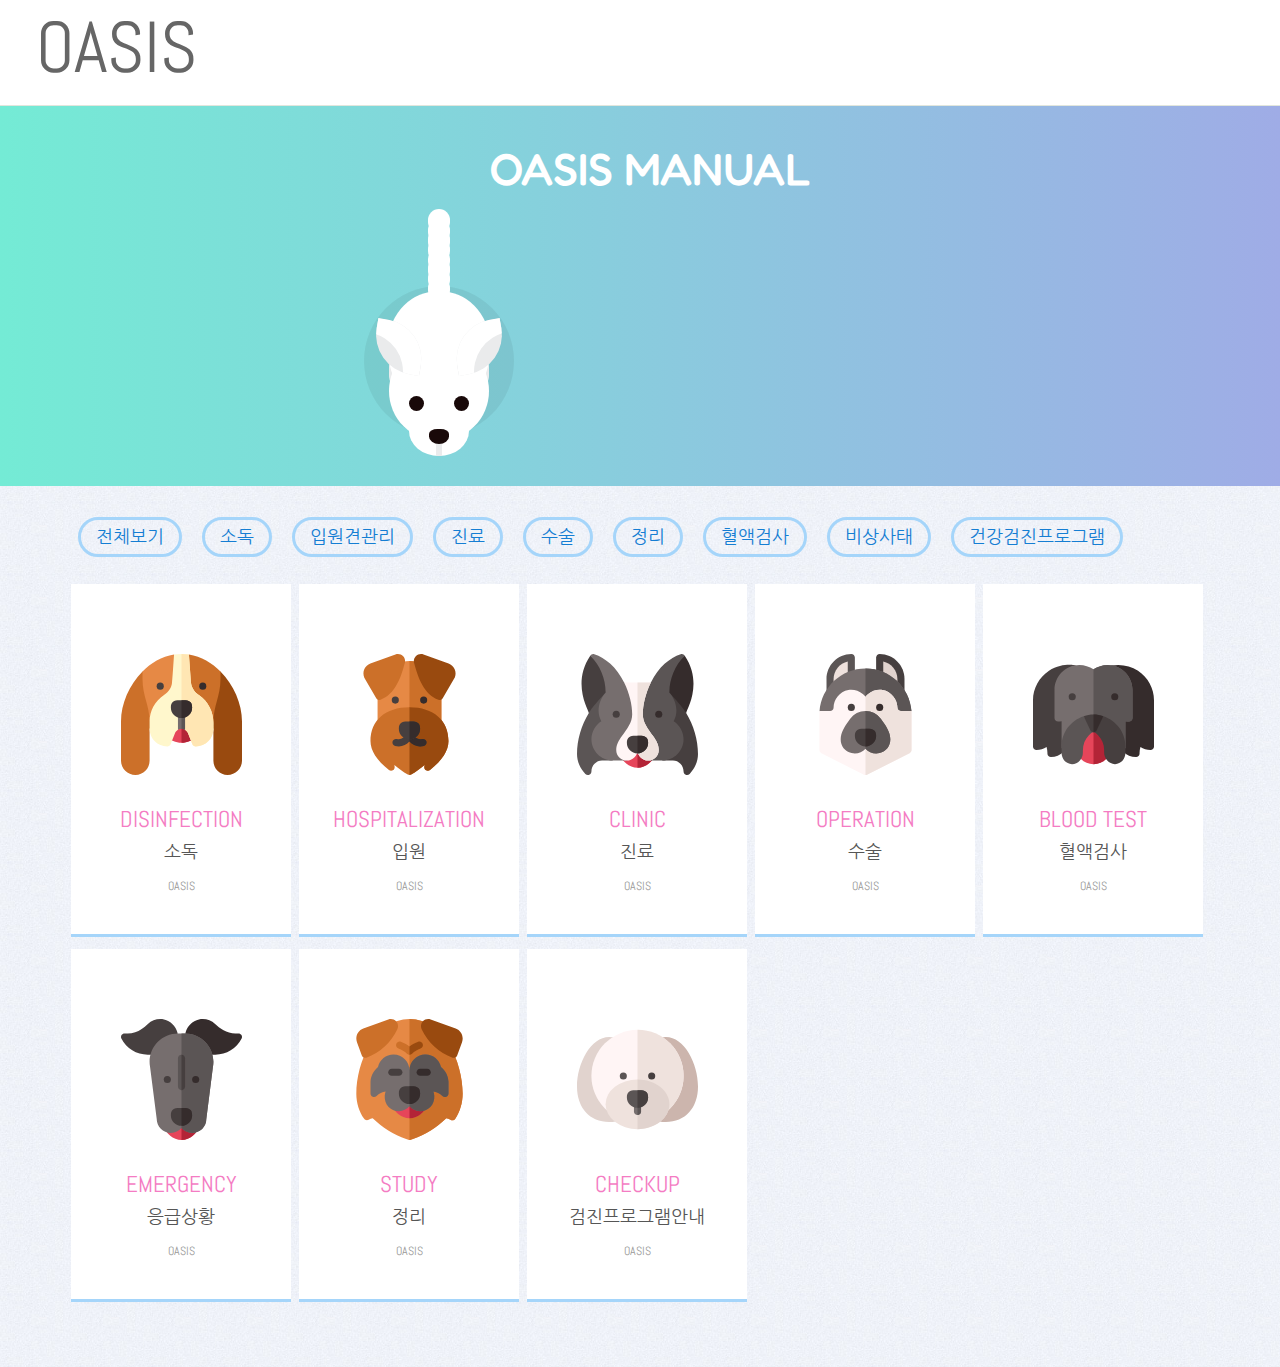
<file: index.html>
<!DOCTYPE html>
<html lang="ko">

<head>
    <meta charset="UTF-8">
    <meta http-equiv="X-UA-Compatible" content="IE=edge">
    <meta name="viewport" content="width=device-width, initial-scale=1.0">
    <title>OASIS</title>

    <!-- css -->
    <link href="css/bootstrapTheme.css" rel="stylesheet">
    <link href="css/custom.css" rel="stylesheet">
    <link href="css/style.css" rel="stylesheet">
    <link href="css/isotope.css" rel="stylesheet">
    <link href="css/font-awesome.css" rel="stylesheet">



    <!-- 웹 폰트 -->
    <link href="https://fonts.googleapis.com/css?family=Nanum+Gothic" rel="stylesheet">
    <link href="https://fonts.googleapis.com/css?family=Nanum+Brush+Script" rel="stylesheet">
    <link href="https://fonts.googleapis.com/css?family=Abel" rel="stylesheet">
    <link href="https://fonts.googleapis.com/css?family=Gaegu&display=swap" rel="stylesheet">
    <link href="https://fonts.googleapis.com/css?family=Fredoka+One&display=swap" rel="stylesheet">



    <style>
        #clock {
            display: block;
        }
    </style>
</head>

<body>
    <div id="Title">
        <p>OASIS</p>
    </div>

    <!-- header -->
    <div id="header">
        <div class="container">
            <div class="row">
                <div class="span12" style="text-align:center;">
                    <div class="header_tit">
                        <!-- dog-ani -->
                        <div id="dog_ani">
                            <div class="dog">
                                <div class="dog-body">
                                    <div class="dog-tail">
                                        <div class="dog-tail">
                                            <div class="dog-tail">
                                                <div class="dog-tail">
                                                    <div class="dog-tail">
                                                        <div class="dog-tail">
                                                            <div class="dog-tail">
                                                                <div class="dog-tail"></div>
                                                            </div>
                                                        </div>
                                                    </div>
                                                </div>
                                            </div>
                                        </div>
                                    </div>
                                </div>
                                <div class="dog-torso"></div>
                                <div class="dog-head">
                                    <div class="dog-ears">
                                        <div class="dog-ear"></div>
                                        <div class="dog-ear"></div>
                                    </div>
                                    <div class="dog-eyes">
                                        <div class="dog-eye"></div>
                                        <div class="dog-eye"></div>
                                    </div>
                                    <div class="dog-muzzle">
                                        <div class="dog-tongue"></div>
                                    </div>
                                </div>
                            </div>
                        </div>
                        <h1>OASIS manual</h1>
                    </div>

                </div>
            </div>
        </div>
    </div>
    <!-- //header -->



    <!-- contents -->
    <div id="customizing">
        <div class="container">

            <div class="row">
                <div id="options" class="gridly">
                    <ul class="filter option-set" data-filter-group="color">
                        <li><a href="#filter-color-any" data-filter-value="" class="selected">전체보기</a></li>
                        <li class="webstandard"><a href="#filter-color-webstandard"
                                data-filter-value=".Disinfection">소독</a>
                        <li class="webstandard"><a href="#filter-color-webstandard"
                                data-filter-value=".Hospitalization">입원견관리</a>
                        <li class="webstandard"><a href="#filter-color-webstandard" data-filter-value=".Clinic">진료</a>
                        <li class="webstandard"><a href="#filter-color-webstandard"
                                data-filter-value=".Operation">수술</a>
                        <li class="webstandard"><a href="#filter-color-webstandard" data-filter-value=".refer">정리</a>
                        <li class="webstandard"><a href="#filter-color-webstandard" data-filter-value=".Blood">혈액검사</a>
                        <li class="webstandard"><a href="#filter-color-webstandard"
                                data-filter-value=".Emergency">비상사태</a>

                        </li>
                        <li class="webstandard"><a href="#filter-color-webstandard" data-filter-value=".checkup">건강검진프로그램</a>
                    </ul>
                </div>
            </div>


            <div class="row" id="middle" style="margin-left:16px;">
                <div id="container" class="clearfix">

                    <!-- box -->
                    <section class="color-shape Disinfection">
                        <a href="File/Disinfection/index.html" target="_blank">
                            <div class="image-wrap">
                                <div class="hover-wrap">
                                    <span class="overlay-img-donut">Disinfection</span>
                                    <span class="overlay-text-thumb-donut">소독</span>
                                    <span class="overlay-text-thumb1-donut">important</span>
                                    <span class="overlay-text-thumb2-donut">OASIS</span>
                                </div>
                                <img src="img/svg/023-dog.svg" alt="portfolio">
                                <div class="img-text donutImg">
                                    <h5>Disinfection</h5>
                                    <p>소독</p>
                                    <span>OASIS</span>
                                </div>
                            </div>
                        </a>
                    </section>
                    <!-- //box -->

                    <!-- box -->
                    <section class="color-shape Hospitalization">
                        <a href="File/Hospitalization/index.html" target="_blank">
                            <div class="image-wrap">
                                <div class="hover-wrap">
                                    <span class="overlay-img-donut">Hospitalization</span>
                                    <span class="overlay-text-thumb-donut">입원</span>
                                    <span class="overlay-text-thumb1-donut">관리</span>
                                    <span class="overlay-text-thumb2-donut">OASIS</span>
                                </div>
                                <img src="img/svg/011-dog.svg" alt="portfolio">
                                <div class="img-text donutImg">
                                    <h5>Hospitalization</h5>
                                    <p>입원</p>
                                    <span>OASIS</span>
                                </div>
                            </div>
                        </a>
                    </section>
                    <!-- //box -->


                    <!-- box -->
                    <section class="color-shape Clinic">
                        <a href="File/Clinic/index.html" target="_blank">
                            <div class="image-wrap">
                                <div class="hover-wrap">
                                    <span class="overlay-img-donut">Clinic</span>
                                    <span class="overlay-text-thumb-donut">진료</span>
                                    <span class="overlay-text-thumb1-donut">정형/신경</span>
                                    <span class="overlay-text-thumb2-donut">OASIS</span>
                                </div>
                                <img src="img/svg/015-dog.svg" alt="portfolio">
                                <div class="img-text donutImg">
                                    <h5>Clinic</h5>
                                    <p>진료</p>
                                    <span>OASIS</span>
                                </div>
                            </div>
                        </a>
                    </section>
                    <!-- //box -->

                    <!-- box -->
                    <section class="color-shape Operation">
                        <a href="File/Operation/index.html" target="_blank">
                            <div class="image-wrap">
                                <div class="hover-wrap">
                                    <span class="overlay-img-donut">Operation</span>
                                    <span class="overlay-text-thumb-donut">수술</span>
                                    <span class="overlay-text-thumb1-donut">important</span>
                                    <span class="overlay-text-thumb2-donut">OASIS</span>
                                </div>
                                <img src="img/svg/019-dog.svg" alt="portfolio">
                                <div class="img-text donutImg">
                                    <h5>Operation</h5>
                                    <p>수술</p>
                                    <span>OASIS</span>
                                </div>
                            </div>
                        </a>
                    </section>
                    <!-- //box -->

                    <!-- box -->
                    <section class="color-shape Blood">
                        <a href="File/blood test/index.html" target="_blank">
                            <div class="image-wrap">
                                <div class="hover-wrap">
                                    <span class="overlay-img-donut">blood test</span>
                                    <span class="overlay-text-thumb-donut">혈액검사</span>
                                    <span class="overlay-text-thumb1-donut">화학검사</span>
                                    <span class="overlay-text-thumb2-donut">OASIS</span>
                                </div>
                                <img src="img/svg/030-dog.svg" alt="portfolio">
                                <div class="img-text donutImg">
                                    <h5>blood test</h5>
                                    <p>혈액검사</p>
                                    <span>OASIS</span>
                                </div>
                            </div>
                        </a>
                    </section>
                    <!-- //box -->

                    <!-- box -->
                    <section class="color-shape Emergency">
                        <a href="File/Emergency/index.html" target="_blank">
                            <div class="image-wrap">
                                <div class="hover-wrap">
                                    <span class="overlay-img-donut">Emergency</span>
                                    <span class="overlay-text-thumb-donut">응급상황</span>
                                    <span class="overlay-text-thumb1-donut">ER</span>
                                    <span class="overlay-text-thumb2-donut">OASIS</span>
                                </div>
                                <img src="img/svg/031-dog.svg" alt="portfolio">
                                <div class="img-text donutImg">
                                    <h5>Emergency</h5>
                                    <p>응급상황</p>
                                    <span>OASIS</span>
                                </div>
                            </div>
                        </a>
                    </section>
                    <!-- //box -->

                    <!-- box -->
                    <section class="color-shape refer">
                        <a href="File/refer/index.html" target="_blank">
                            <div class="image-wrap">
                                <div class="hover-wrap">
                                    <span class="overlay-img-donut">STUDY</span>
                                    <span class="overlay-text-thumb-donut">정리</span>
                                    <span class="overlay-text-thumb1-donut">용어</span>
                                    <span class="overlay-text-thumb2-donut">OASIS</span>
                                </div>
                                <img src="img/svg/035-dog.svg" alt="portfolio">
                                <div class="img-text donutImg">
                                    <h5>STUDY</h5>
                                    <p>정리</p>
                                    <span>OASIS</span>
                                </div>
                            </div>
                        </a>
                    </section>
                    <!-- //box -->

                    <!-- box -->
                    <section class="color-shape checkup">
                        <a href="File/health checkup/index.html" target="_blank">
                            <div class="image-wrap">
                                <div class="hover-wrap">
                                    <span class="overlay-img-donut">checkup</span>
                                    <span class="overlay-text-thumb-donut">건강검진</span>
                                    <span class="overlay-text-thumb1-donut">프로그램 안내</span>
                                    <span class="overlay-text-thumb2-donut">OASIS</span>
                                </div>
                                <img src="img/svg/045-dog.svg" alt="portfolio">
                                <div class="img-text donutImg">
                                    <h5>checkup</h5>
                                    <p>검진프로그램안내</p>
                                    <span>OASIS</span>
                                </div>
                            </div>
                        </a>
                    </section>
                    <!-- //box -->


                </div>
                <!-- //container-->
            </div>
            <!-- //row -->
        </div>


        <!-- script -->
        <script src="js/jquery-1.9.1.min.js"></script>
        <script src="js/bootstrap-collapse.js"></script>
        <script src="js/bootstrap-transition.js"></script>
        <script src="js/jquery.isotope.min.js"></script>
        <script>
            $(function () {
                var $container = $('#container'),
                    filters = {};

                $container.isotope({
                    itemSelector: '.color-shape',
                    masonry: {
                        columnWidth: 57
                    }
                });

                // filter buttons
                $('.filter a').click(function () {
                    var $this = $(this);
                    // don't proceed if already selected
                    if ($this.hasClass('selected')) {
                        return;
                    }

                    var $optionSet = $this.parents('.option-set');
                    // change selected class
                    $optionSet.find('.selected').removeClass('selected');
                    $this.addClass('selected');

                    // store filter value in object
                    // i.e. filters.color = 'red'
                    var group = $optionSet.attr('data-filter-group');
                    filters[group] = $this.attr('data-filter-value');
                    // convert object into array
                    var isoFilters = [];
                    for (var prop in filters) {
                        isoFilters.push(filters[prop])
                    }
                    var selector = isoFilters.join('');
                    $container.isotope({
                        filter: selector
                    });

                    return false;
                });

                $('.tit_btn').on('click', function (e) {
                    e.preventDefault();
                    $('.nav_container').toggleClass('on');
                });

                $(".click").click(function () {
                    $(".view").fadeToggle();
                });

            });
        </script>
</body>

</html>
<!-- webstoryboy.co.kr -->
</file>
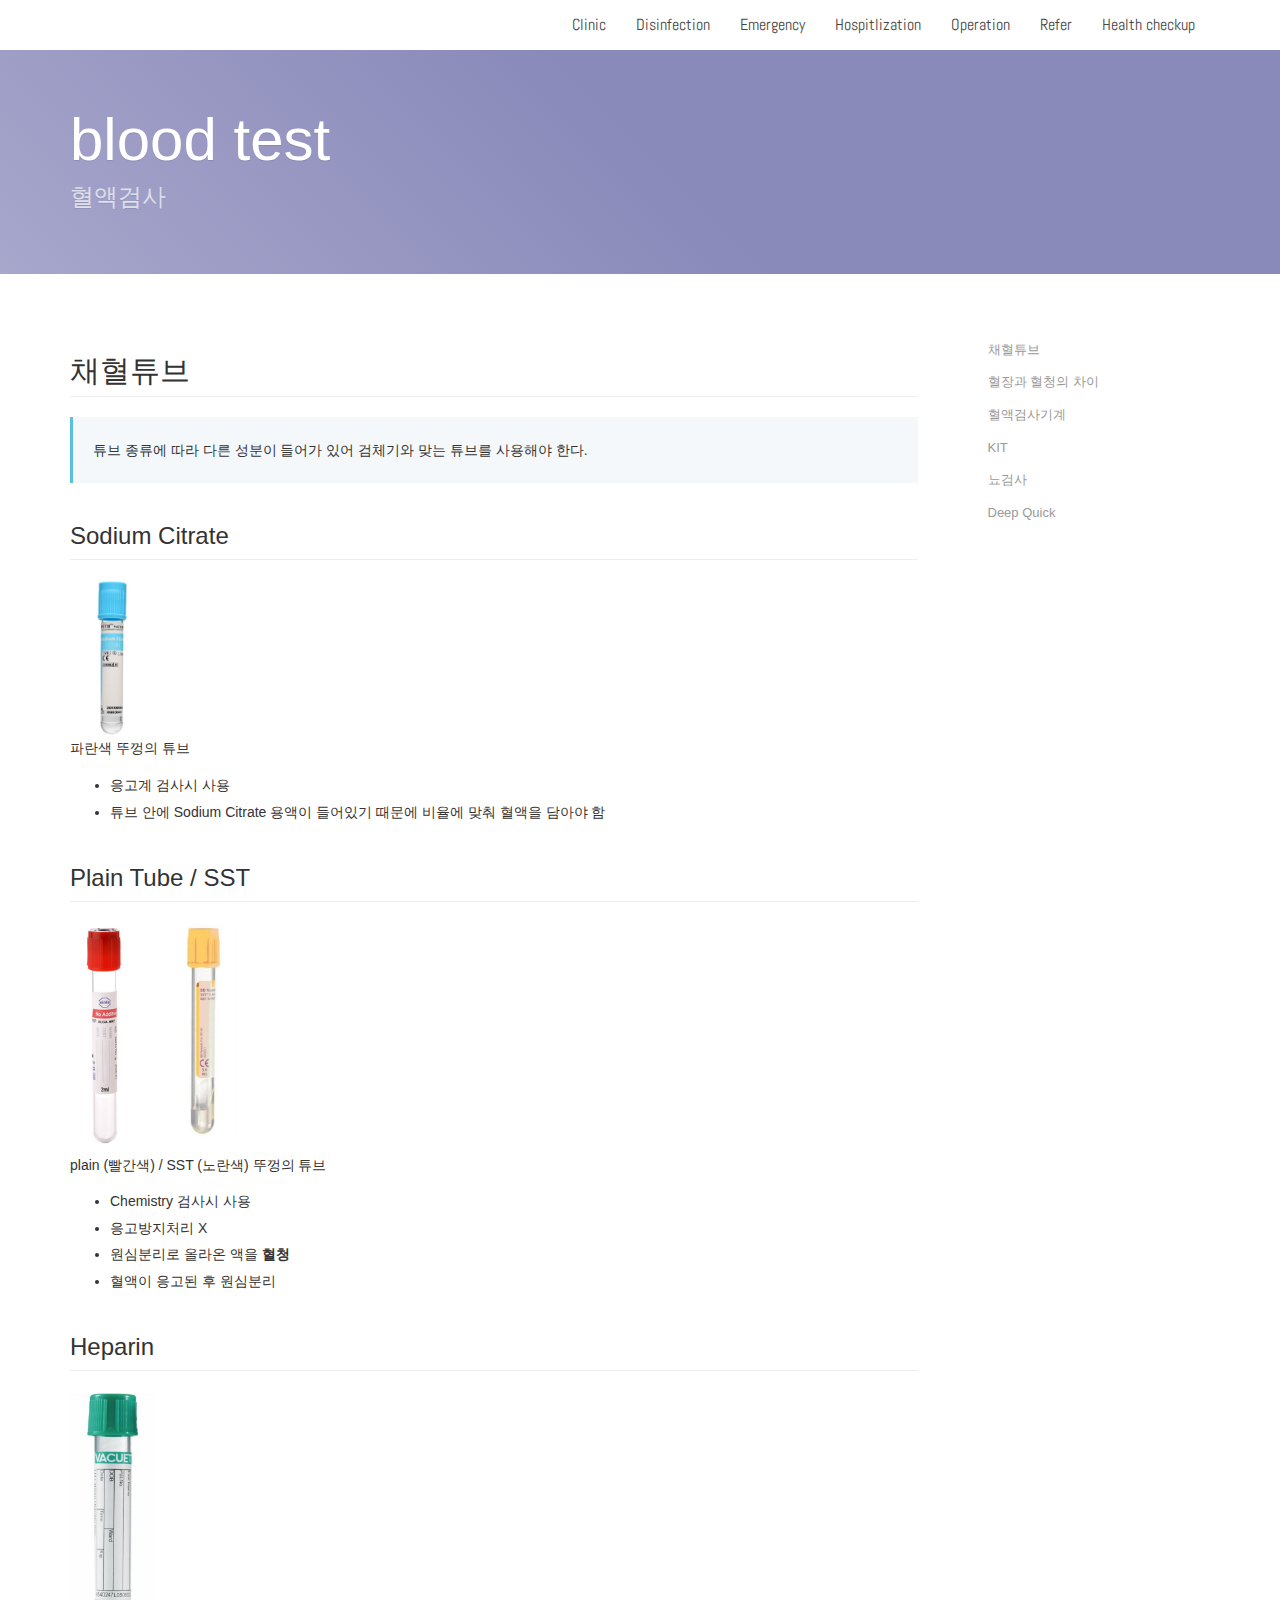
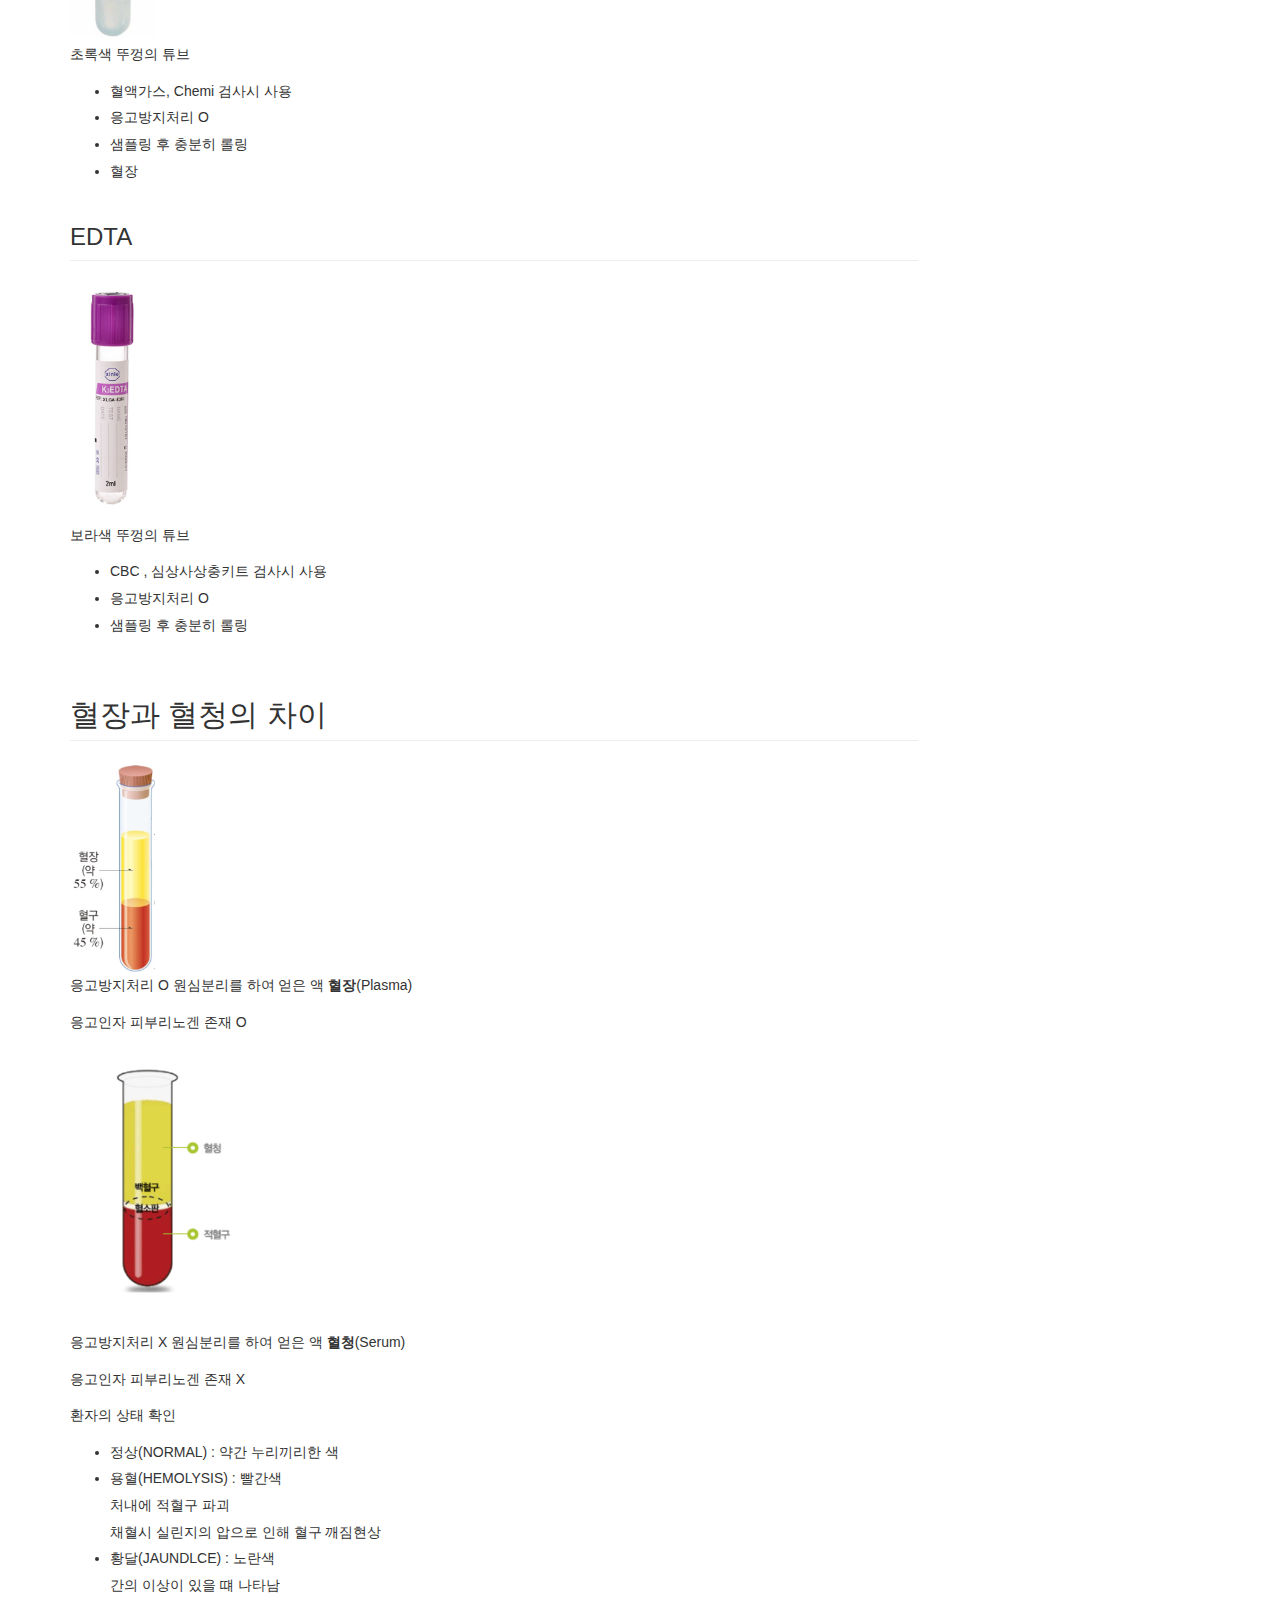
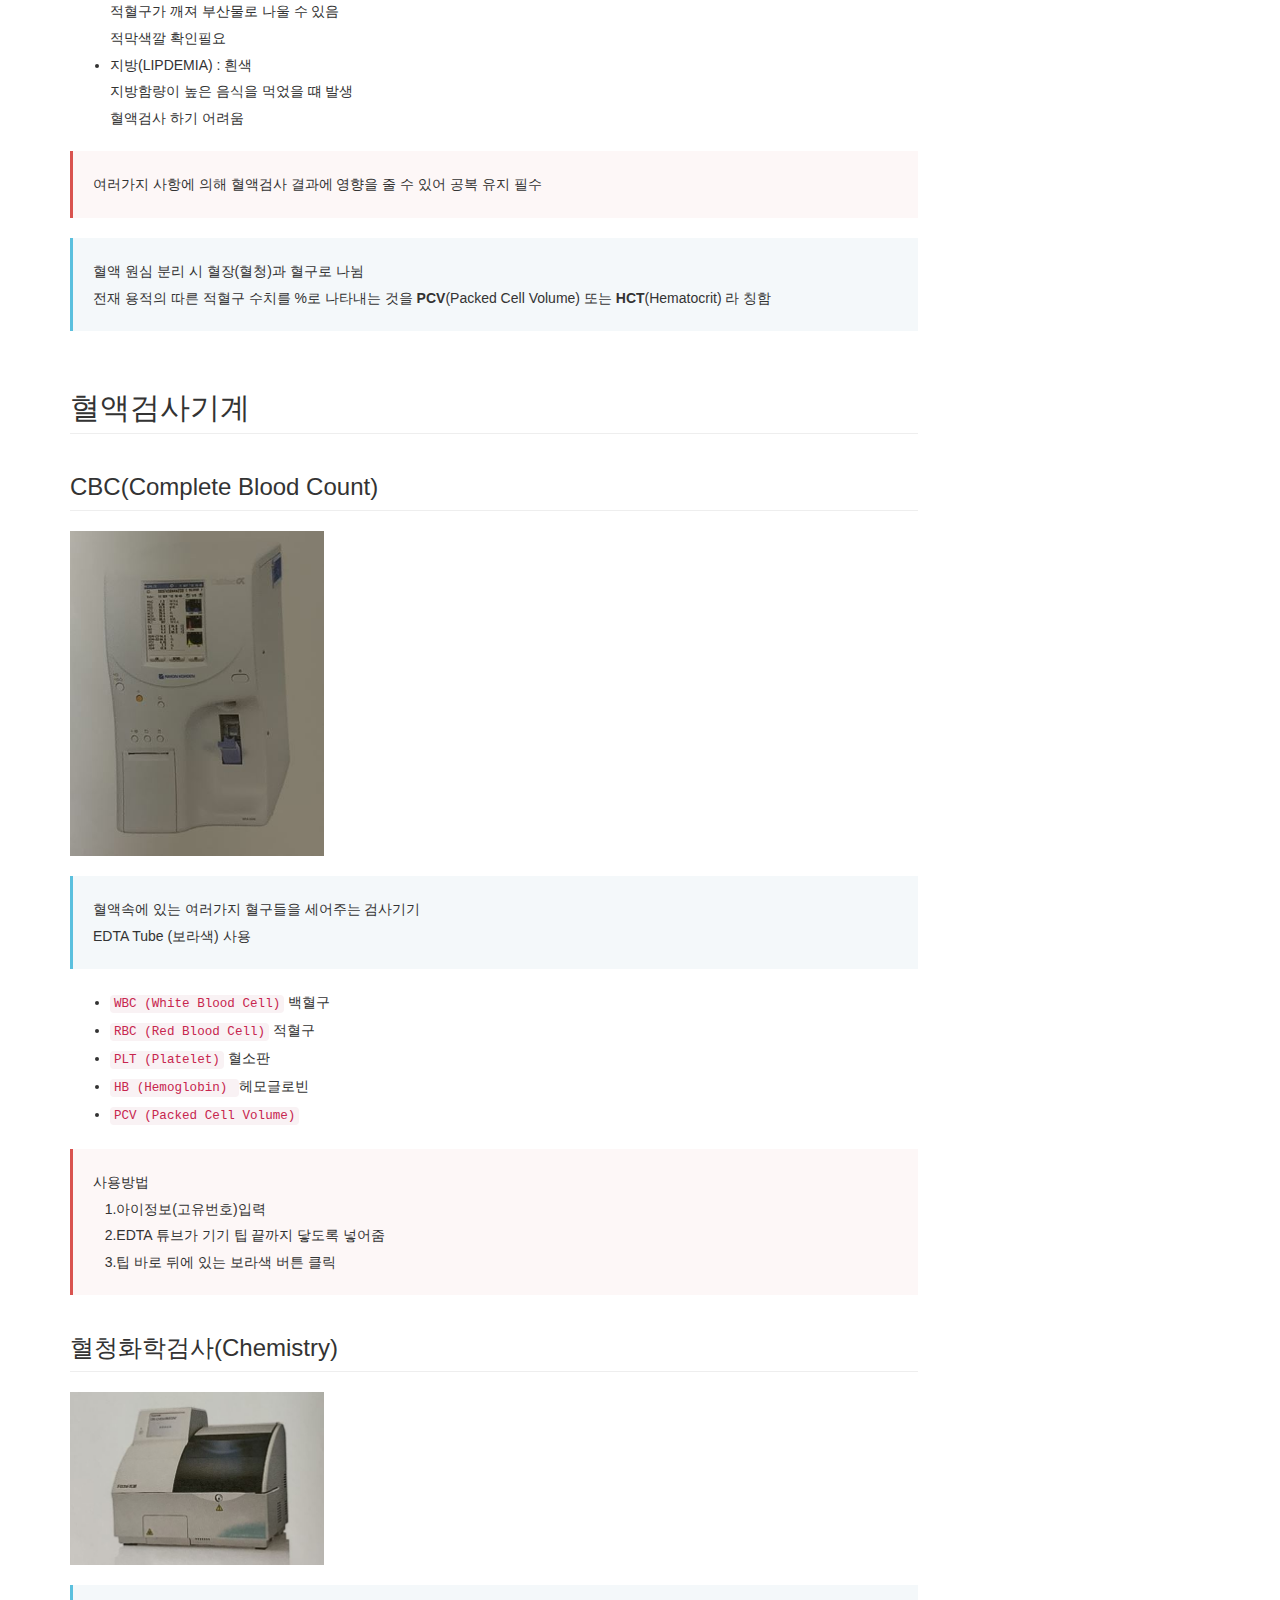
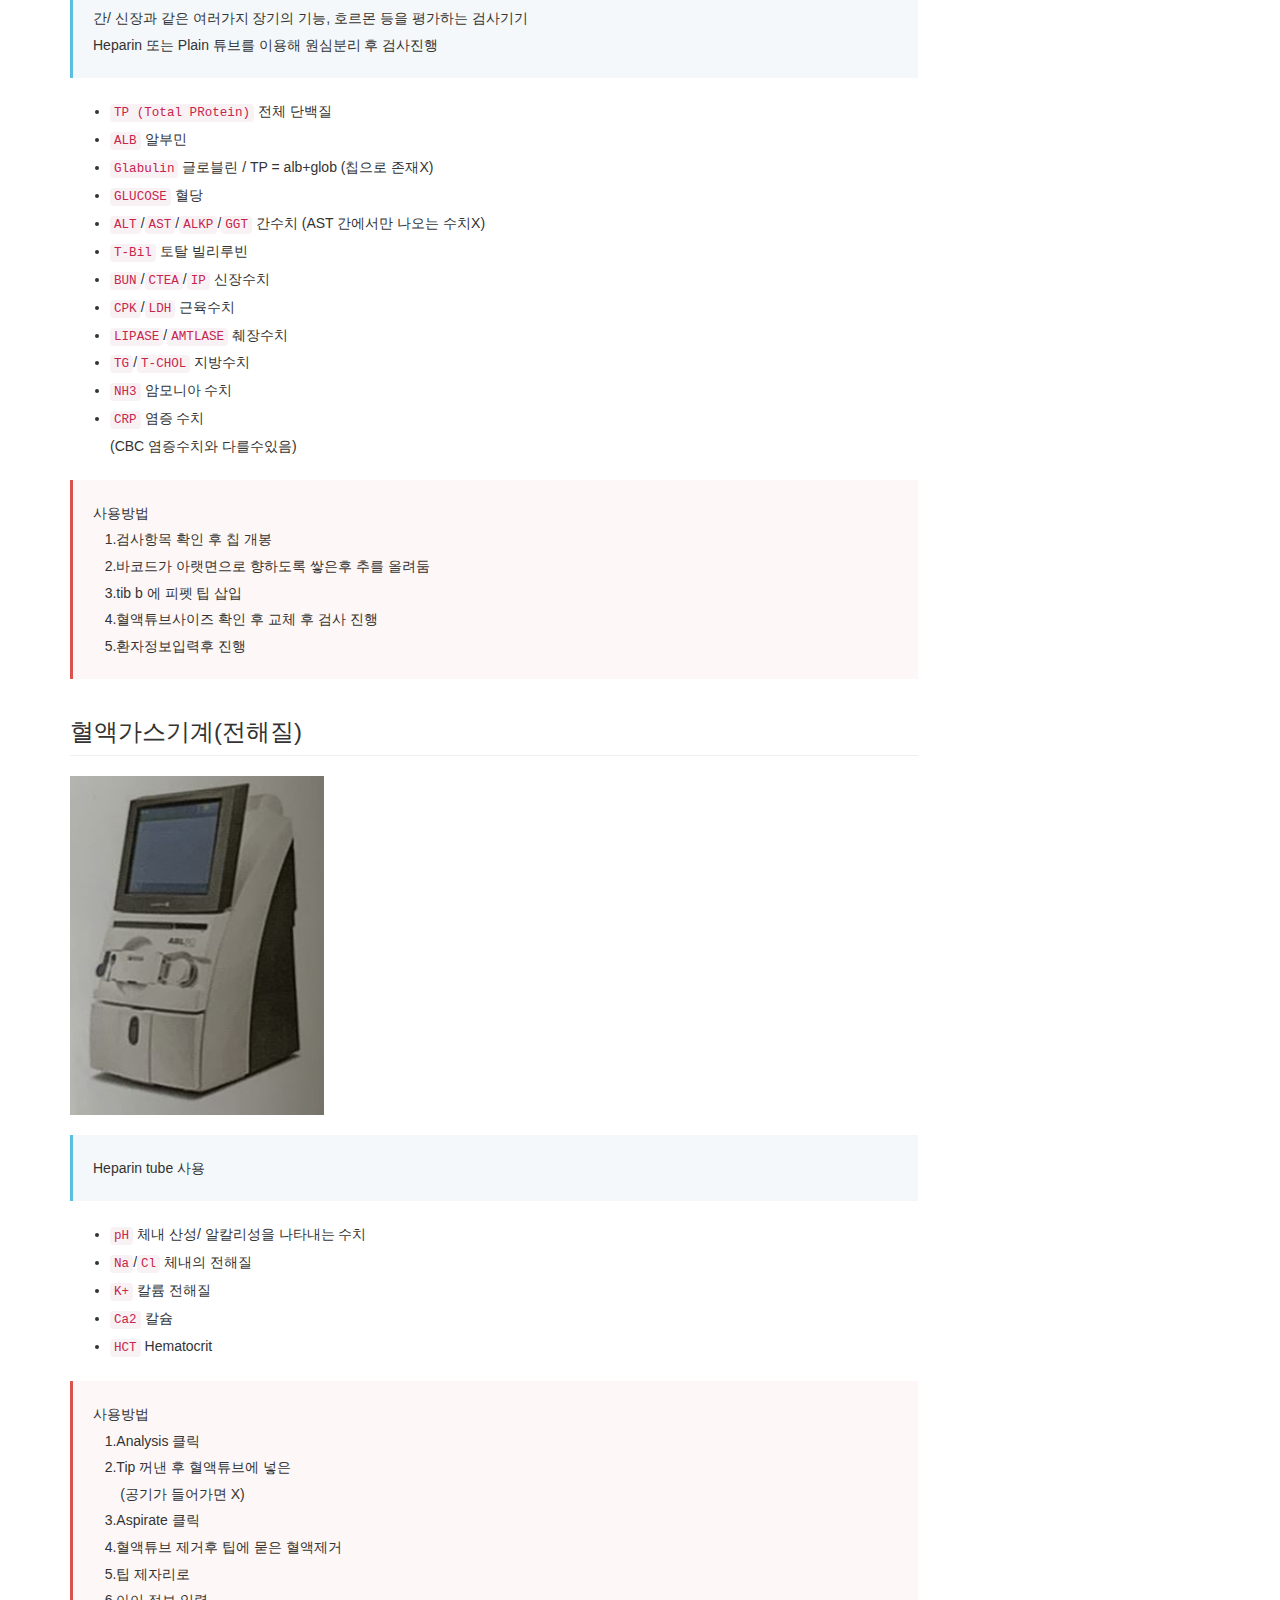
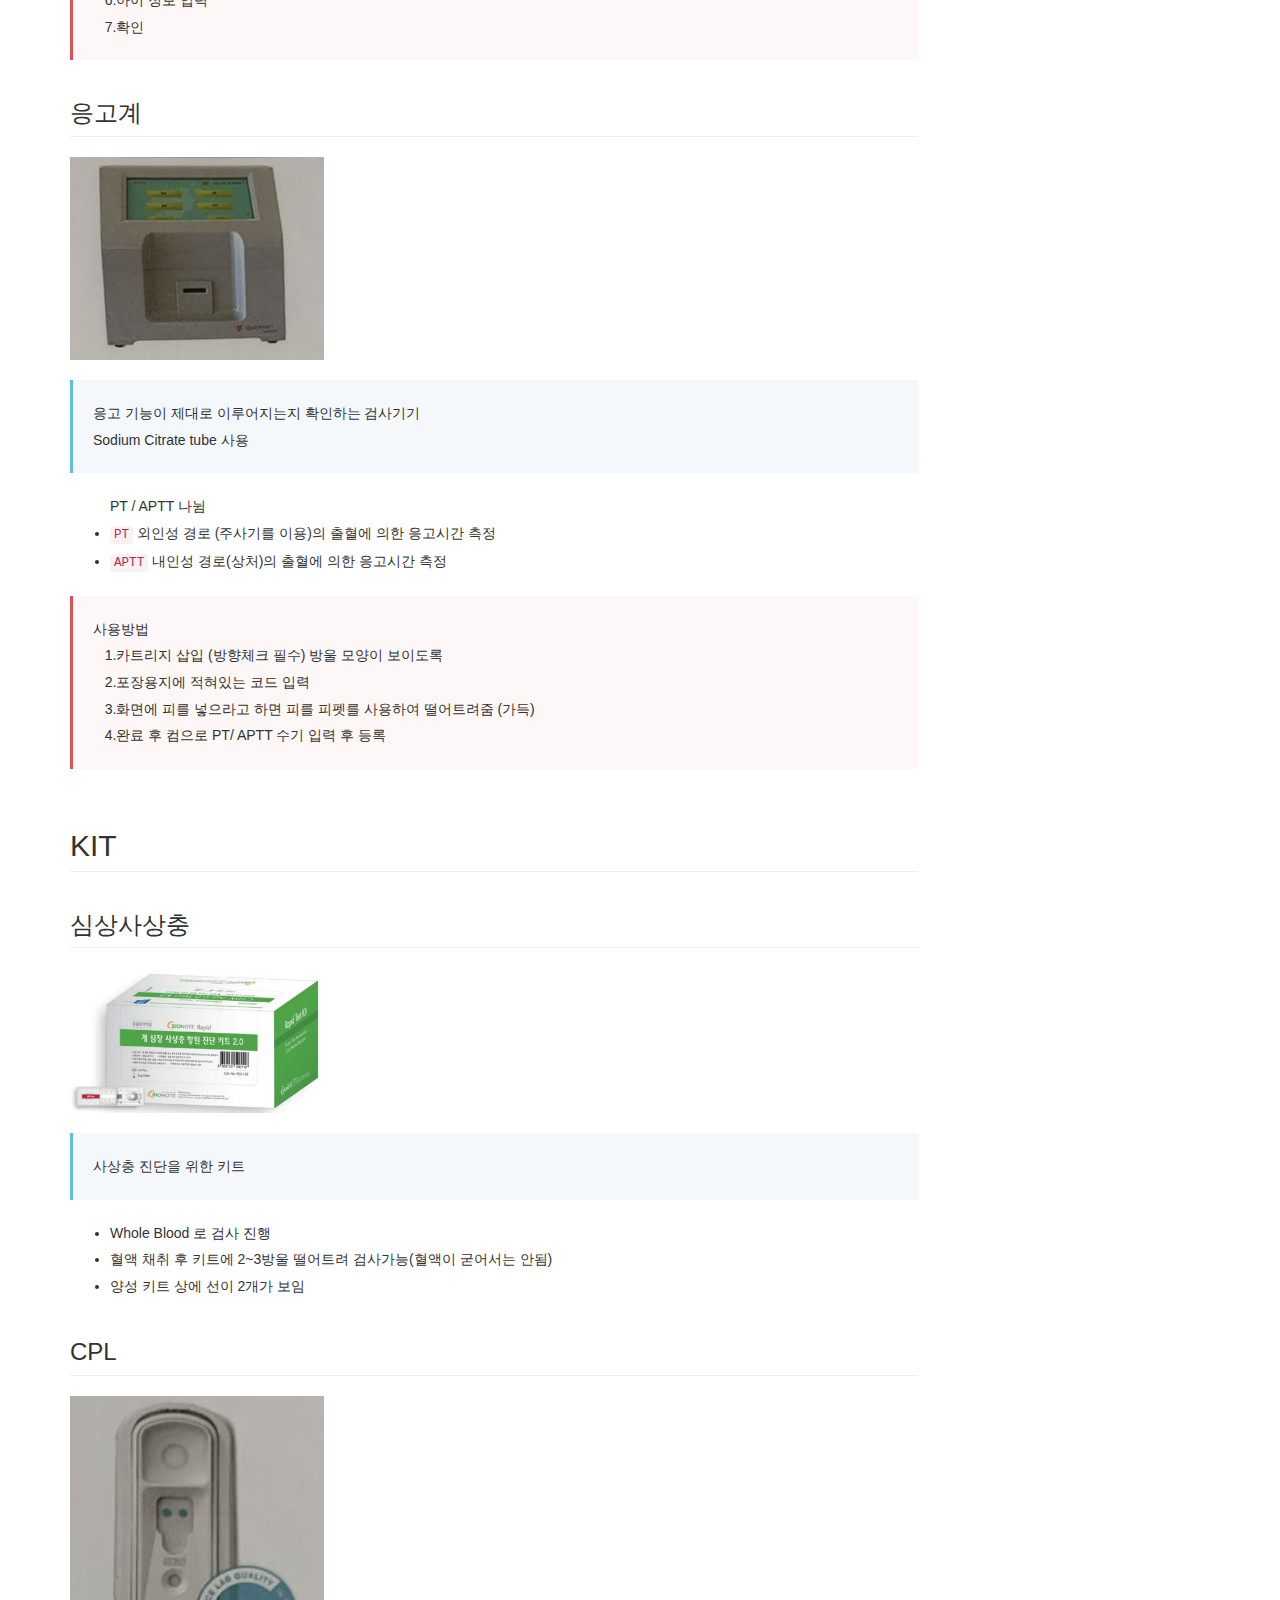
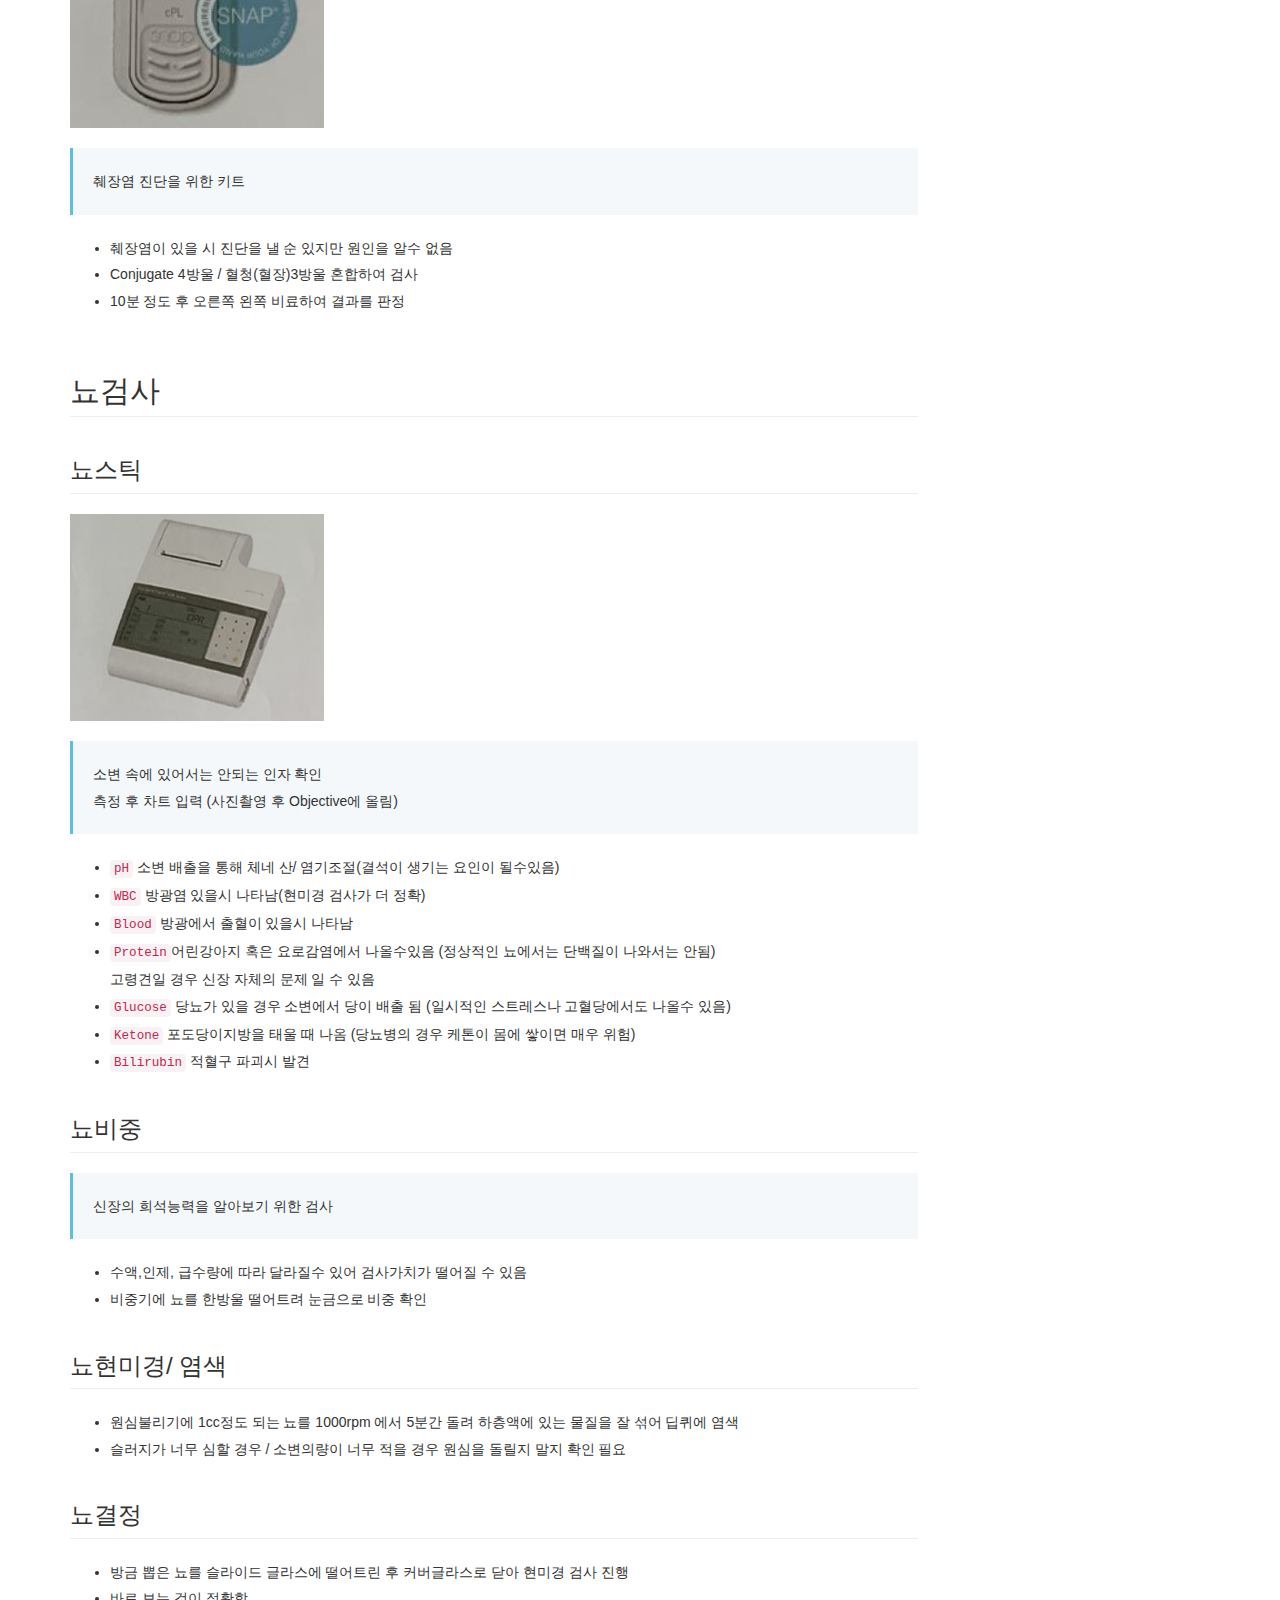
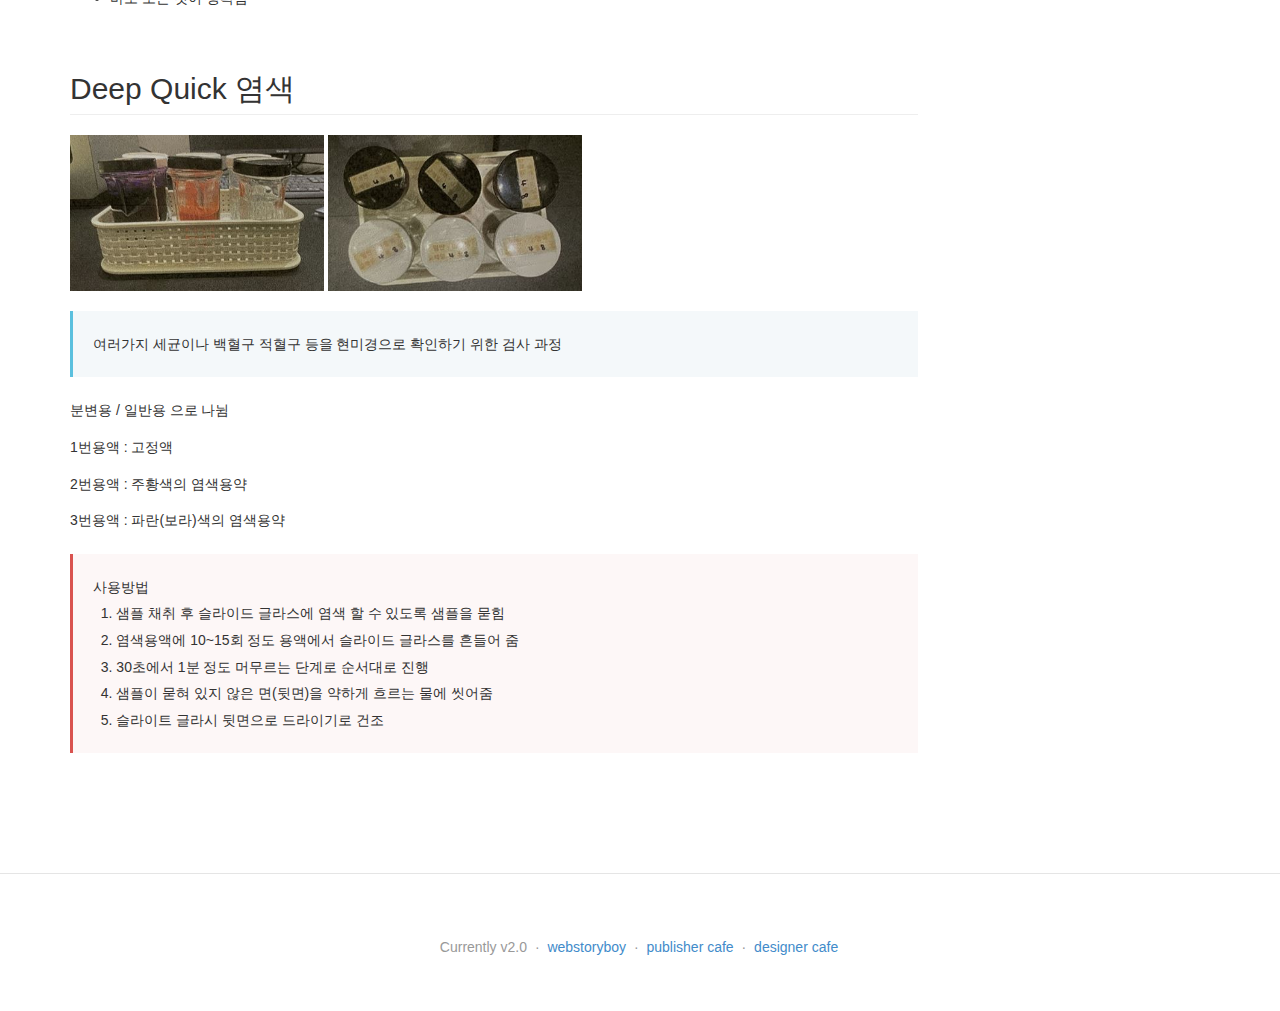
<file: File/blood test/index.html>
<!DOCTYPE html>
<html lang="ko">

<head>
    <meta charset="UTF-8">
    <meta http-equiv="X-UA-Compatible" content="IE=edge">
    <meta name="viewport" content="width=device-width, initial-scale=1.0">
    <title>BLOOD TEST</title>

    <!-- Bootstrap core CSS -->
    <link href="../../css/bootstrap.css" rel="stylesheet">
    <link href="../../css/docs.min.css" rel="stylesheet">
    <link href="../../css/prism.css" rel="stylesheet">


    <!-- 웹 폰트 -->
    <link href="https://fonts.googleapis.com/css?family=Nanum+Gothic" rel="stylesheet">
    <link href="https://fonts.googleapis.com/css?family=Nanum+Brush+Script" rel="stylesheet">
    <link href="https://fonts.googleapis.com/css?family=Abel" rel="stylesheet">
    <link href="https://fonts.googleapis.com/css?family=Gaegu&display=swap" rel="stylesheet">
    <link href="https://fonts.googleapis.com/css?family=Fredoka+One&display=swap" rel="stylesheet">


</head>

<body>
    <a class="sr-only" href="#content">Skip to main content</a>

    <header class="navbar navbar-inverse navbar-static-top bs-docs-nav" role="banner">
        <div class="container">
            <div class="navbar-header">
                <button class="navbar-toggle" type="button" data-toggle="collapse" data-target=".bs-navbar-collapse">
                    <span class="sr-only">Toggle navigation</span>
                    <span class="icon-bar"></span>
                    <span class="icon-bar"></span>
                    <span class="icon-bar"></span>
                </button>
            </div>
            <nav class="collapse navbar-collapse bs-navbar-collapse pull-right" role="navigation">
                <ul class="nav navbar-nav">
                    <li><a href="../Clinic/index.html">Clinic</a></li>
                    <li><a href="../Disinfection/index.html">Disinfection</a></li>
                    <li><a href="../Emergency/index.html">Emergency</a></li>
                    <li><a href="../Hospitalization/index.html">Hospitlization</a></li>
                    <li><a href="../Operation/index.html">Operation</a></li>
                    <li><a href="../refer/index.html">Refer</a></li>
                    <li><a href="../health checkup/index.html">Health checkup</a></li>
                </ul>
            </nav>
        </div>
    </header>

    <div class="bs-header bgs1" id="content">
        <div class="container">
            <h1>blood test</h1>
            <p>혈액검사</p>
        </div>
    </div>

    <div class="container bs-docs-container">
        <div class="row">

            <div class="col-md-9" role="main">
                <!-- Intro1 -->
                <div class="bs-docs-section">
                    <h2 id="intro1" class="page-header">채혈튜브</h2>
                    <p class="bs-callout bs-callout-info">튜브 종류에 따라 다른 성분이 들어가 있어 검체기와 맞는 튜브를 사용해야 한다.</p>

                    <!--// intro1_1 -->
                    <h3 id="intro1_1" class="page-header">Sodium Citrate</h3>
                    <img src="img/sodium citrate.png" style="width: 10%;">
                    <p>파란색 뚜껑의 튜브</p>
                    <ul>
                        <li>응고계 검사시 사용 </li>
                        <li> 튜브 안에 Sodium Citrate 용액이 들어있기 때문에 비율에 맞춰 혈액을 담아야 함</li>
                    </ul>
                    <!--// intro1_1 -->

                    <!--// intro1_2 -->
                    <h3 id="intro1_2" class="page-header">Plain Tube / SST</h3>
                    <img src="img/plain tube , SST.png" style="width: 20%;">
                    <p>plain (빨간색) / SST (노란색) 뚜껑의 튜브</p>
                    <ul>
                        <li>Chemistry 검사시 사용</li>
                        <li>응고방지처리 X </li>
                        <li>원심분리로 올라온 액을 <strong>혈청</strong></li>
                        <li>혈액이 응고된 후 원심분리</li>
                    </ul>
                    <!--// intro1_2 -->

                    <!--// intro1_3 -->
                    <h3 id="intro1_3" class="page-header">Heparin</h3>
                    <img src="img/heparin.png" style="width: 10%;">
                    <p>초록색 뚜껑의 튜브 </p>
                    <ul>
                        <li>혈액가스, Chemi 검사시 사용</li>
                        <li>응고방지처리 O </li>
                        <li>샘플링 후 충분히 롤링</li>
                        <li>혈장</li>
                    </ul>
                    <!--// intro1_3 -->

                    <!--// intro1_4 -->
                    <h3 id="intro1_4" class="page-header">EDTA</h3>
                    <img src="img/EDTA.png" style="width: 10%;">
                    <p>보라색 뚜껑의 튜브 </p>
                    <ul>
                        <li>CBC , 심상사상충키트 검사시 사용</li>
                        <li>응고방지처리 O </li>
                        <li>샘플링 후 충분히 롤링</li>
                    </ul>
                    <!--// intro1_4 -->
                </div>
                <!-- //Intro1 -->


                <!-- Intro2 -->
                <div class="bs-docs-section">
                    <h2 id="intro2" class="page-header">혈장과 혈청의 차이</h2>
                    <img src="img/blood2.png" style="width: 10%;">
                    <p>응고방지처리 O 원심분리를 하여 얻은 액 <strong>혈장</strong>(Plasma)</p>
                    <p>응고인자 피부리노겐 존재 O </p>
                    <img src="img/blood3.png" style="width: 20%;">
                    <p>응고방지처리 X 원심분리를 하여 얻은 액 <strong>혈청</strong>(Serum)</p>
                    <p>응고인자 피부리노겐 존재 X </p>
                    <p>환자의 상태 확인
                        <ul>
                            <li>정상(NORMAL) : 약간 누리끼리한 색</li>
                            <li>용혈(HEMOLYSIS) : 빨간색 </br>
                                처내에 적혈구 파괴</br>
                                채혈시 실린지의 압으로 인해 혈구 깨짐현상
                            </li>
                            <li>황달(JAUNDLCE) : 노란색</br>
                                간의 이상이 있을 떄 나타남 </br>
                                적혈구가 깨져 부산물로 나울 수 있음 </br>
                                적막색깔 확인필요
                            </li>
                            <li>지방(LIPDEMIA) : 흰색</br>
                                지방함량이 높은 음식을 먹었을 떄 발생</br>
                                혈액검사 하기 어려움
                            </li>
                        </ul>
                    </p>
                    <p class="bs-callout bs-callout-danger">여러가지 사항에 의해 혈액검사 결과에 영향을 줄 수 있어 공복 유지 필수</p>
                    <p class="bs-callout bs-callout-info"> 혈액 원심 분리 시 혈장(혈청)과 혈구로 나뉨 </br>
                        전재 용적의 따른 적혈구 수치를 %로 나타내는 것을 <strong>PCV</strong>(Packed Cell Volume) 또는
                        <strong>HCT</strong>(Hematocrit) 라 칭함
                    </p>
                </div>
                <!-- //Intro2 -->

                <!-- Intro3 -->
                <div class="bs-docs-section">
                    <h2 id="intro1" class="page-header">혈액검사기계</h2>

                    <!-- Intro3_1 -->
                    <h3 id="intro3_1" class="page-header">CBC(Complete Blood Count)</h3>
                    <img src="img/CBC.JPG" style="width: 30%;">
                    <p class="bs-callout bs-callout-info">혈액속에 있는 여러가지 혈구들을 세어주는 검사기기</br>
                        EDTA Tube (보라색) 사용
                    </p>
                    <ul>
                        <li><code>WBC (White Blood Cell)</code> 백혈구 </li>
                        <li><code>RBC (Red Blood Cell)</code> 적혈구 </li>
                        <li><code>PLT (Platelet)</code> 혈소판 </li>
                        <li><code>HB (Hemoglobin) </code> 헤모글로빈 </li>
                        <li><code>PCV (Packed Cell Volume)</code></li>
                    </ul>
                    <p class="bs-callout bs-callout-danger">사용방법</br>
                        &nbsp;&nbsp;&nbsp;1.아이정보(고유번호)입력 </br>
                        &nbsp;&nbsp;&nbsp;2.EDTA 튜브가 기기 팁 끝까지 닿도록 넣어줌</br>
                        &nbsp;&nbsp;&nbsp;3.팁 바로 뒤에 있는 보라색 버튼 클릭
                    </p>
                    <!-- Intro3_1 -->

                    <!-- Intro3_2 -->
                    <h3 id="intro3_2" class="page-header">혈청화학검사(Chemistry)</h3>
                    <img src="img/CHEM.JPG" style="width: 30%;">
                    <p class="bs-callout bs-callout-info">간/ 신장과 같은 여러가지 장기의 기능, 호르몬 등을 평가하는 검사기기</br>
                        Heparin 또는 Plain 튜브를 이용해 원심분리 후 검사진행
                    </p>
                    <ul>
                        <li><code>TP (Total PRotein)</code> 전체 단백질</li>
                        <li><code>ALB</code> 알부민 </li>
                        <li><code>Glabulin</code> 글로블린 / TP = alb+glob (칩으로 존재X) </li>
                        <li><code>GLUCOSE</code> 혈당 </li>
                        <li><code>ALT</code>/<code>AST</code>/<code>ALKP</code>/<code>GGT</code> 간수치 (AST 간에서만 나오는 수치X)
                        </li>
                        <li><code>T-Bil</code> 토탈 빌리루빈 </li>
                        <li><code>BUN</code>/<code>CTEA</code>/<code>IP</code> 신장수치 </li>
                        <li><code>CPK</code>/<code>LDH</code> 근육수치 </li>
                        <li><code>LIPASE</code>/<code>AMTLASE</code> 췌장수치 </li>
                        <li><code>TG</code>/<code>T-CHOL</code> 지방수치</li>
                        <li><code>NH3</code> 암모니아 수치 </li>
                        <li><code>CRP</code> 염증 수치</br>
                            (CBC 염증수치와 다를수있음)</li>
                    </ul>
                    <p class="bs-callout bs-callout-danger">사용방법</br>
                        &nbsp;&nbsp;&nbsp;1.검사항목 확인 후 칩 개봉 </br>
                        &nbsp;&nbsp;&nbsp;2.바코드가 아랫면으로 향하도록 쌓은후 추를 올려둠</br>
                        &nbsp;&nbsp;&nbsp;3.tib b 에 피펫 팁 삽입</br>
                        &nbsp;&nbsp;&nbsp;4.혈액튜브사이즈 확인 후 교체 후 검사 진행</br>
                        &nbsp;&nbsp;&nbsp;5.환자정보입력후 진행
                    </p>
                    <!-- Intro3_2 -->

                    <!-- Intro3_3 -->
                    <h3 id="intro3_3" class="page-header">혈액가스기계(전해질)</h3>
                    <img src="img/GAS.JPG" style="width: 30%;">
                    <p class="bs-callout bs-callout-info">Heparin tube 사용
                    </p>
                    <ul>
                        <li><code>pH</code> 체내 산성/ 알칼리성을 나타내는 수치</li>
                        <li><code>Na</code>/<code>Cl</code> 체내의 전해질 </li>
                        <li><code>K+</code> 칼륨 전해질 </li>
                        <li><code>Ca2</code> 칼슘 </li>
                        <li><code>HCT</code> Hematocrit </li>
                    </ul>
                    <p class="bs-callout bs-callout-danger">사용방법</br>
                        &nbsp;&nbsp;&nbsp;1.Analysis 클릭 </br>
                        &nbsp;&nbsp;&nbsp;2.Tip 꺼낸 후 혈액튜브에 넣은</br>
                        &nbsp;&nbsp;&nbsp;&nbsp;&nbsp;&nbsp;&nbsp;(공기가 들어가면 X)</br>
                        &nbsp;&nbsp;&nbsp;3.Aspirate 클릭</br>
                        &nbsp;&nbsp;&nbsp;4.혈액튜브 제거후 팁에 묻은 혈액제거</br>
                        &nbsp;&nbsp;&nbsp;5.팁 제자리로</br>
                        &nbsp;&nbsp;&nbsp;6.아이 정보 입력</br>
                        &nbsp;&nbsp;&nbsp;7.확인
                    </p>
                    <!-- Intro3_3 -->

                    <!-- Intro3_4 -->
                    <h3 id="intro3_4" class="page-header">응고계</h3>
                    <img src="img/PT.JPG" style="width: 30%;">
                    <p class="bs-callout bs-callout-info">응고 기능이 제대로 이루어지는지 확인하는 검사기기</br>
                        Sodium Citrate tube 사용
                    </p>
                    <ul>PT / APTT 나뉨
                        <li><code>PT</code> 외인성 경로 (주사기를 이용)의 출혈에 의한 응고시간 측정</li>
                        <li><code>APTT</code> 내인성 경로(상처)의 출혈에 의한 응고시간 측정</li>
                    </ul>
                    <p class="bs-callout bs-callout-danger">사용방법</br>
                        &nbsp;&nbsp;&nbsp;1.카트리지 삽입 (방향체크 필수) 방울 모양이 보이도록 </br>
                        &nbsp;&nbsp;&nbsp;2.포장용지에 적혀있는 코드 입력</br>
                        &nbsp;&nbsp;&nbsp;3.화면에 피를 넣으라고 하면 피를 피펫를 사용하여 떨어트려줌 (가득)</br>
                        &nbsp;&nbsp;&nbsp;4.완료 후 컴으로 PT/ APTT 수기 입력 후 등록
                    </p>
                    <!-- Intro3_4-->
                </div>
                <!-- //Intro3 -->

                <!-- Intro4 -->
                <div class="bs-docs-section">
                    <h2 id="intro4" class="page-header">KIT</h2>

                    <!-- Intro4_1 -->
                    <h3 id="intro4_1" class="page-header">심상사상충</h3>
                    <img src="img/Kit.JPG" style="width: 30%;">
                    <p class="bs-callout bs-callout-info">사상충 진단을 위한 키트</p>
                    <ul>
                        <li>Whole Blood 로 검사 진행</li>
                        <li>혈액 채취 후 키트에 2~3방울 떨어트려 검사가능(혈액이 굳어서는 안됨)</li>
                        <li>양성 키트 상에 선이 2개가 보임</li>
                    </ul>
                    <!-- Intro4_1 -->

                    <!-- Intro4_2 -->
                    <h3 id="intro4_2" class="page-header">CPL</h3>
                    <img src="img/CPL.JPG" style="width: 30%;">
                    <p class="bs-callout bs-callout-info">췌장염 진단을 위한 키트</p>
                    <ul>
                        <li>췌장염이 있을 시 진단을 낼 순 있지만 원인을 알수 없음</li>
                        <li>Conjugate 4방울 / 혈청(혈장)3방울 혼합하여 검사</li>
                        <li>10분 정도 후 오른쪽 왼쪽 비료하여 결과를 판정</li>
                    </ul>
                    <!-- Intro4_2 -->

                </div>
                <!-- //Intro4 -->

                <!-- Intro5 -->
                <div class="bs-docs-section">
                    <h2 id="intro5" class="page-header">뇨검사</h2>

                    <!-- Intro5_1 -->
                    <h3 id="intro5_1" class="page-header">뇨스틱</h3>
                    <img src="img/urin.JPG" style="width: 30%;">
                    <p class="bs-callout bs-callout-info">소변 속에 있어서는 안되는 인자 확인</br>
                        측정 후 차트 입력 (사진촬영 후 Objective에 올림)
                    </p>
                    <ul>
                        <li><code>pH</code> 소변 배출을 통해 체네 산/ 염기조절(결석이 생기는 요인이 될수있음)</li>
                        <li><code>WBC</code> 방광염 있을시 나타남(현미경 검사가 더 정확)</li>
                        <li><code>Blood</code> 방광에서 출혈이 있을시 나타남</li>
                        <li><code>Protein</code>어린강아지 혹은 요로감염에서 나올수있음 (정상적인 뇨에서는 단백질이 나와서는 안됨) </br>
                            고령견일 경우 신장 자체의 문제 일 수 있음
                        </li>
                        <li><code>Glucose</code> 당뇨가 있을 경우 소변에서 당이 배출 됨 (일시적인 스트레스나 고혈당에서도 나올수 있음)</li>
                        <li><code>Ketone</code> 포도당이지방을 태울 때 나옴 (당뇨병의 경우 케톤이 몸에 쌓이면 매우 위험)</li>
                        <li><code>Bilirubin</code> 적혈구 파괴시 발견</li>

                    </ul>
                    <!-- Intro5_1 -->

                    <!-- Intro5_2 -->
                    <h3 id="intro5_2" class="page-header">뇨비중</h3>
                    <p class="bs-callout bs-callout-info">신장의 희석능력을 알아보기 위한 검사</p>
                    <ul>
                        <li>수액,인제, 급수량에 따라 달라질수 있어 검사가치가 떨어질 수 있음</li>
                        <li>비중기에 뇨를 한방울 떨어트려 눈금으로 비중 확인</li>
                    </ul>
                    <!-- Intro5_2 -->

                    <!-- Intro5_3 -->
                    <h3 id="intro5_3" class="page-header">뇨현미경/ 염색</h3>
                    <ul>
                        <li>원심불리기에 1cc정도 되는 뇨를 1000rpm 에서 5분간 돌려 하층액에 있는 물질을 잘 섞어 딥퀴에 염색</li>
                        <li>슬러지가 너무 심할 경우 / 소변의량이 너무 적을 경우 원심을 돌릴지 말지 확인 필요</li>
                    </ul>
                    <!-- Intro5_3 -->

                    <!-- Intro5_4 -->
                    <h3 id="intro5_4" class="page-header">뇨결정</h3>
                    <ul>
                        <li>방금 뽑은 뇨를 슬라이드 글라스에 떨어트린 후 커버글라스로 닫아 현미경 검사 진행</li>
                        <li>바로 보는 것이 정확함</li>
                    </ul>
                    <!-- Intro5_4 -->

                </div>
                <!-- //Intro5 -->

                
                <!-- Intro6 -->
                <div class="bs-docs-section">
                    <h2 id="intro6" class="page-header">Deep Quick 염색</h2>
                    <img src="img/DQ1.JPG" style="width: 30%;">
                    <img src="img/DQ2.JPG" style="width: 30%;">
                    <p class="bs-callout bs-callout-info"> 여러가지 세균이나 백혈구 적혈구 등을 현미경으로 확인하기 위한 검사 과정 </p>
                    <p>분변용 / 일반용 으로 나뉨</p>
                    <p>1번용액 : 고정액</p>
                    <p>2번용액 : 주황색의 염색용약</p>
                    <p>3번용액 : 파란(보라)색의 염색용약</p>
                    <p class="bs-callout bs-callout-danger">사용방법</br>
                    &nbsp;&nbsp;1. 샘플 채취 후 슬라이드 글라스에 염색 할 수 있도록 샘플을 묻힘 </br>
                    &nbsp;&nbsp;2. 염색용액에 10~15회 정도 용액에서 슬라이드 글라스를 흔들어 줌 </br>
                    &nbsp;&nbsp;3. 30초에서 1분 정도 머무르는 단계로 순서대로 진행 </br>
                    &nbsp;&nbsp;4. 샘플이 묻혀 있지 않은 면(뒷면)을 약하게 흐르는 물에 씻어줌</br>
                    &nbsp;&nbsp;5. 슬라이트 글라시 뒷면으로 드라이기로 건조
                </p>
                   
                </div>
                <!-- //Intro6 -->


            </div>
            <!-- //col-md-9 -->


            <!-- //col-md-3 -->
            <div class="col-md-3">
                <div class="bs-sidebar hidden-print" role="complementary">
                    <ul class="nav bs-sidenav">
                        <li><a href="#intro1">채혈튜브</a>
                            <ul class="nav">
                                <li><a href="#intro1_1">Sodium Citrate</a></li>
                                <li><a href="#intro1_2">Plain Tube / SST</a></li>
                                <li><a href="#intro1_3">Heparin</a></li>
                                <li><a href="#intro1_4">EDTA</a></li>
                            </ul>
                        </li>
                        <li><a href="#intro2">혈장과 혈청의 차이</a></li>
                        <li><a href="#intro3">혈액검사기계</a>
                            <ul class="nav">
                                <li><a href="#intro3_1">CBC</a></li>
                                <li><a href="#intro3_2">혈청화학검사</a></li>
                                <li><a href="#intro3_3">GAS</a></li>
                                <li><a href="#intro3_4">응고계</a></li>
                            </ul>
                        </li>
                        <li><a href="#intro4">KIT</a>
                            <ul class="nav">
                                <li><a href="#intro4_1">심상사상충</a></li>
                                <li><a href="#intro4_2">CPL</a></li>
                            </ul>
                        </li>
                        <li><a href="#intro5">뇨검사</a>
                            <ul class="nav">
                                <li><a href="#intro5_1">뇨스틱</a></li>
                                <li><a href="#intro5_2">뇨비중</a></li>
                                <li><a href="#intro5_3">뇨현미경/ 염색</a></li>
                                <li><a href="#intro5_4">뇨결정</a></li>
                            </ul>
                        </li>
                        <li><a href="#intro6">Deep Quick</a></li>
                    </ul>
                </div>
            </div>
            <!--//col-md-3 -->
        </div>
        <!-- //row -->
    </div>
    <!-- //container -->


    <!-- Footer -->
    <footer class="bs-footer" role="contentinfo">
        <div class="container">
            <ul class="footer-links muted">
                <li>Currently v2.0</li>
                <li>&middot;</li>
                <li><a href="https://webstoryboy.github.io/w9/html/">webstoryboy</a></li>
                <li>&middot;</li>
                <li><a href="http://cafe.naver.com/crossbrowsing" target="_blank">publisher cafe</a></li>
                <li>&middot;</li>
                <li><a href="http://cafe.daum.net/flairdesignlink" target="_blank">designer cafe</a></li>
            </ul>
        </div>
    </footer>
    <!-- //Footer -->


    <!-- Bootstrap core JavaScript -->
    <script src="../../js/jquery-1.9.1.min.js"></script>
    <script src="../../js/bootstrap.min.js"></script>
    <script src="../../js/docs.min.js"></script>
    <script src="../../js/prism.js"></script>
</body>

</html>
</file>
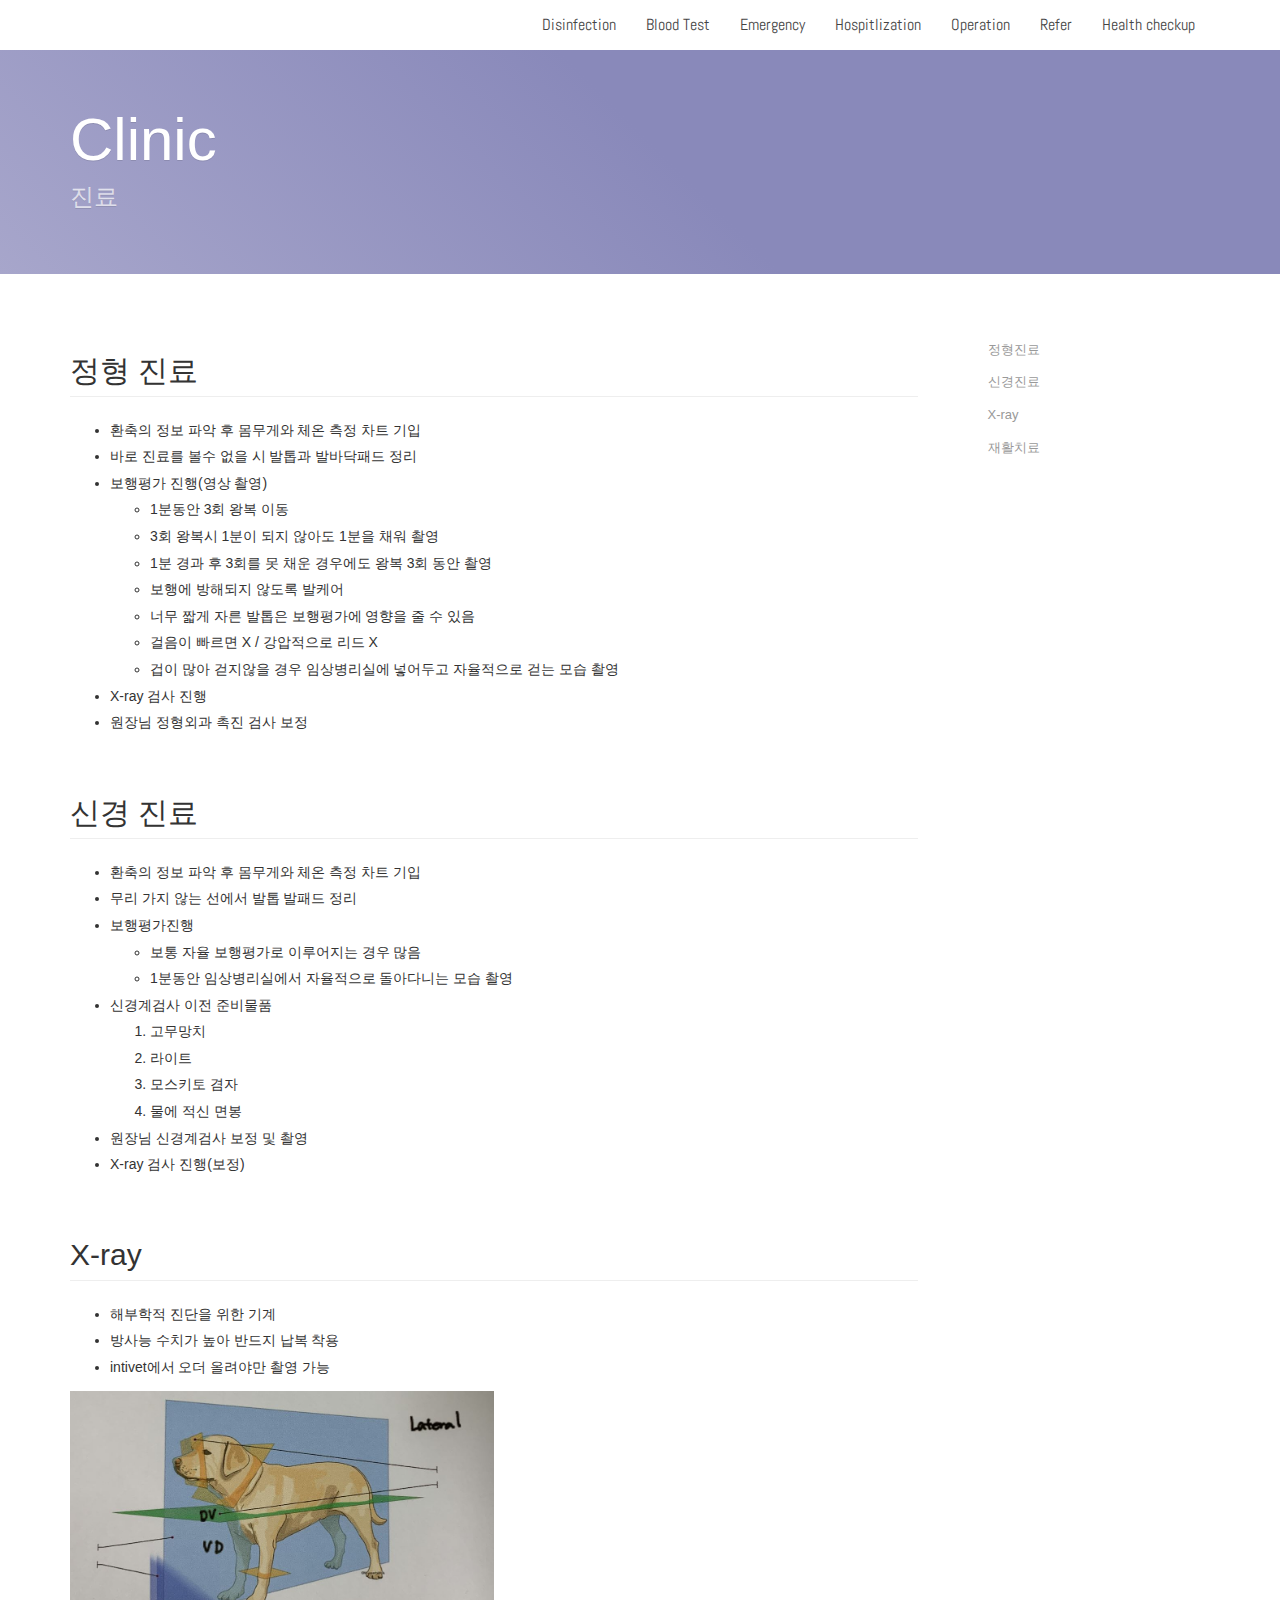
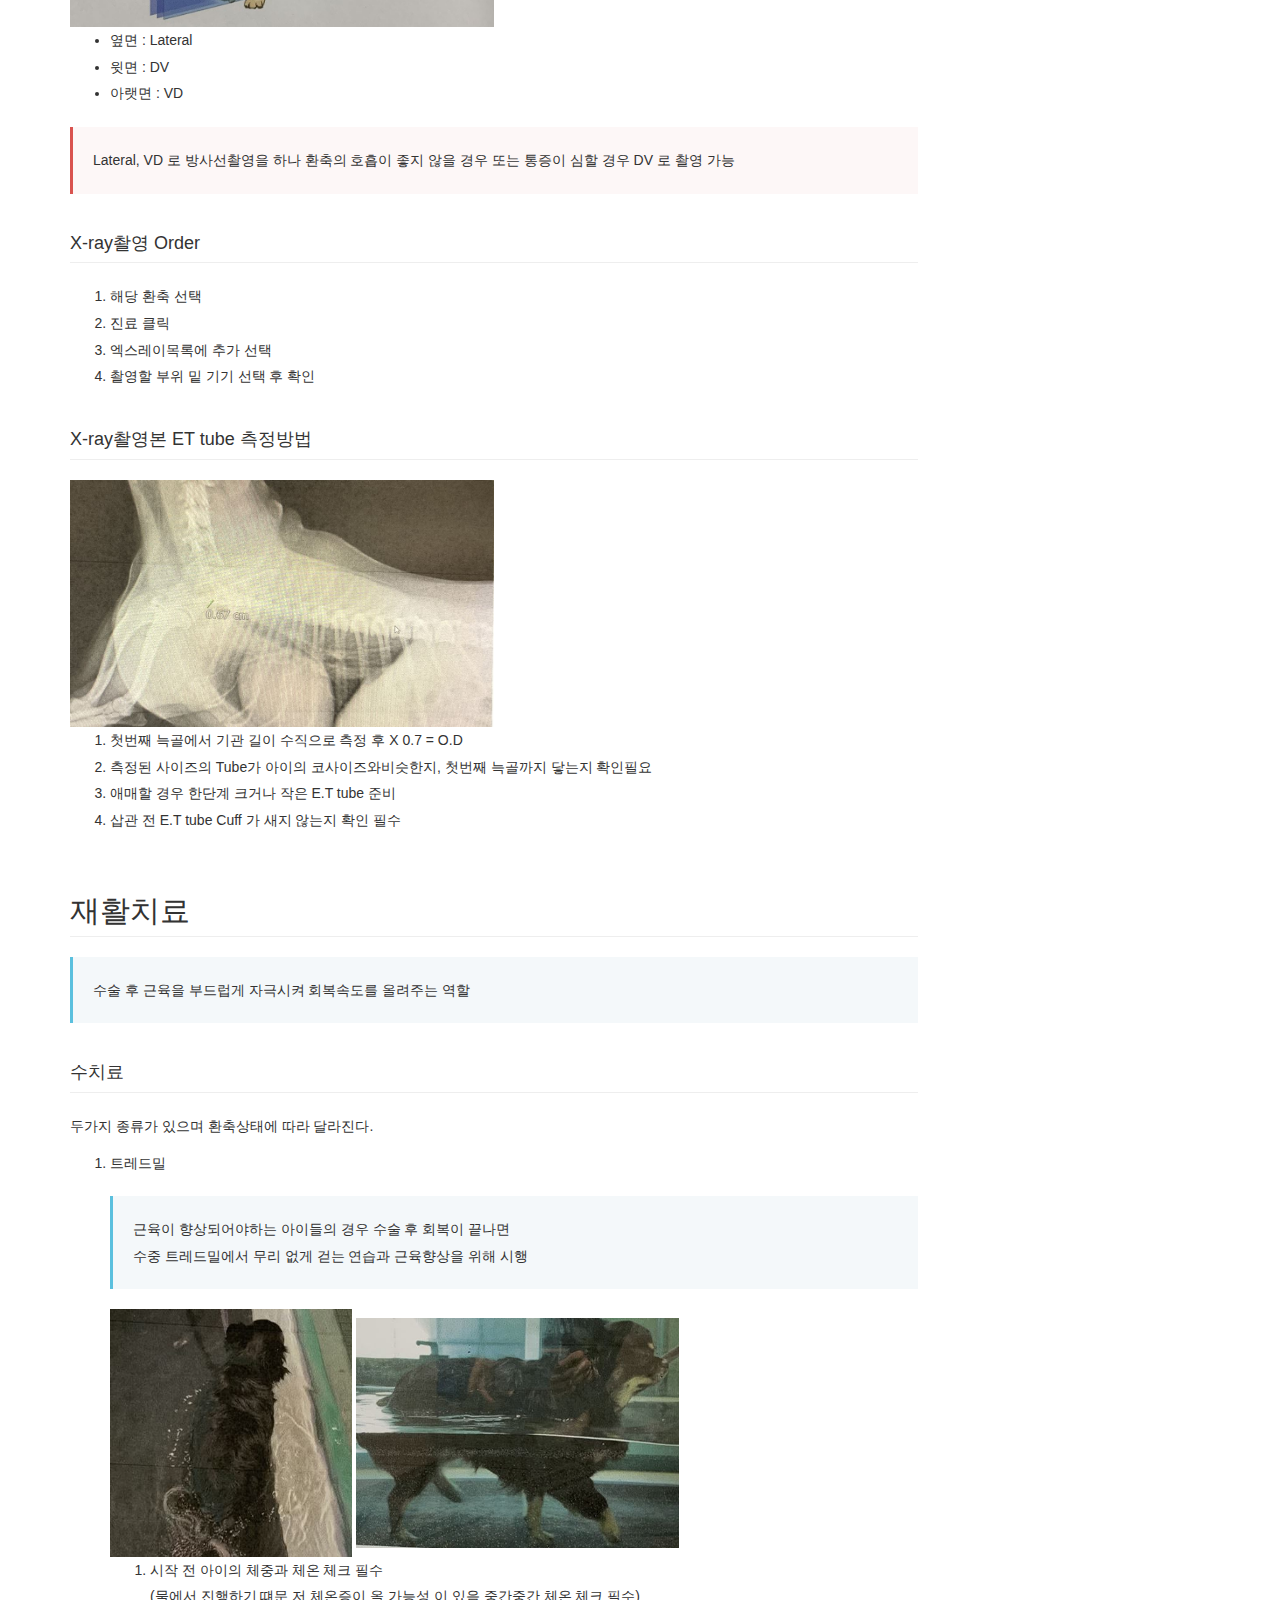
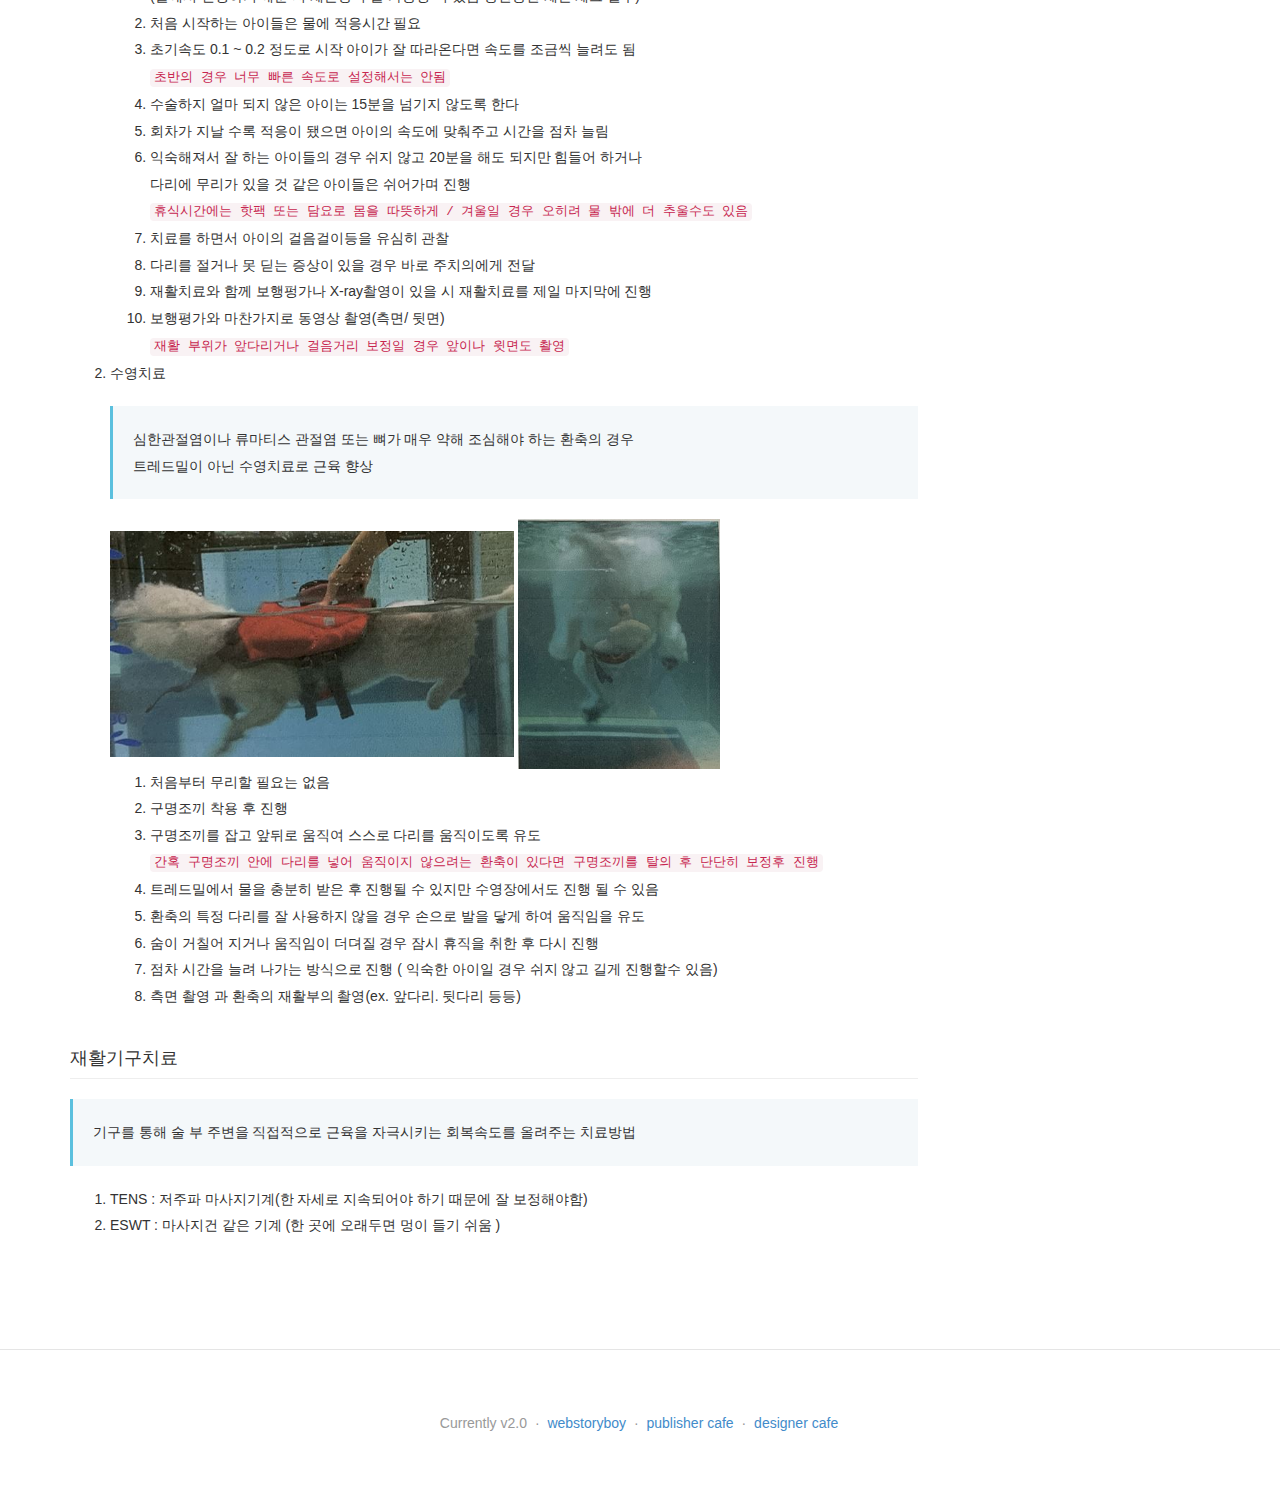
<file: File/Clinic/index.html>
<!DOCTYPE html>
<html lang="ko">

<head>
    <meta charset="UTF-8">
    <meta http-equiv="X-UA-Compatible" content="IE=edge">
    <meta name="viewport" content="width=device-width, initial-scale=1.0">
    <title>CLINIC</title>

    <!-- Bootstrap core CSS -->
    <link href="../../css/bootstrap.css" rel="stylesheet">
    <link href="../../css/docs.min.css" rel="stylesheet">
    <link href="../../css/prism.css" rel="stylesheet">


    <!-- 웹 폰트 -->
    <link href="https://fonts.googleapis.com/css?family=Nanum+Gothic" rel="stylesheet">
    <link href="https://fonts.googleapis.com/css?family=Nanum+Brush+Script" rel="stylesheet">
    <link href="https://fonts.googleapis.com/css?family=Abel" rel="stylesheet">
    <link href="https://fonts.googleapis.com/css?family=Gaegu&display=swap" rel="stylesheet">
    <link href="https://fonts.googleapis.com/css?family=Fredoka+One&display=swap" rel="stylesheet">


</head>

<body>
    <a class="sr-only" href="#content">Skip to main content</a>

    <header class="navbar navbar-inverse navbar-static-top bs-docs-nav" role="banner">
        <div class="container">
            <div class="navbar-header">
                <button class="navbar-toggle" type="button" data-toggle="collapse" data-target=".bs-navbar-collapse">
                    <span class="sr-only">Toggle navigation</span>
                    <span class="icon-bar"></span>
                    <span class="icon-bar"></span>
                    <span class="icon-bar"></span>
                </button>
            </div>
            <nav class="collapse navbar-collapse bs-navbar-collapse pull-right" role="navigation">
                <ul class="nav navbar-nav">
                    <li><a href="../Disinfection/index.html">Disinfection</a></li>
                    <li><a href="../blood test/index.html">Blood Test</a></li>
                    <li><a href="../Emergency/index.html">Emergency</a></li>
                    <li><a href="../Hospitalization/index.html">Hospitlization</a></li>
                    <li><a href="../Operation/index.html">Operation</a></li>
                    <li><a href="../refer/index.html">Refer</a></li>
                    <li><a href="../health checkup/index.html">Health checkup</a></li>
                </ul>
            </nav>
        </div>
    </header>

    <div class="bs-header bgs1" id="content">
        <div class="container">
            <h1>Clinic</h1>
            <p>진료</p>
        </div>
    </div>

    <div class="container bs-docs-container">
        <div class="row">

            <div class="col-md-9" role="main">
                <!-- Intro1 -->
                <div class="bs-docs-section">
                    <h2 id="intro1" class="page-header">정형 진료</h2>
                    <ul>
                        <li>환축의 정보 파악 후 몸무게와 체온 측정 차트 기입</li>
                        <li>바로 진료를 볼수 없을 시 발톱과 발바닥패드 정리</li>
                        <li>보행평가 진행(영상 촬영)
                            <ul>
                                <li>1분동안 3회 왕복 이동</li>
                                <li>3회 왕복시 1분이 되지 않아도 1분을 채워 촬영</li>
                                <li>1분 경과 후 3회를 못 채운 경우에도 왕복 3회 동안 촬영</li>
                                <li>보행에 방해되지 않도록 발케어</li>
                                <li>너무 짧게 자른 발톱은 보행평가에 영향을 줄 수 있음</li>
                                <li>걸음이 빠르면 X / 강압적으로 리드 X</li>
                                <li>겁이 많아 걷지않을 경우 임상병리실에 넣어두고 자율적으로 걷는 모습 촬영</li>
                            </ul>
                        </li>
                        <li>X-ray 검사 진행</li>
                        <li> 원장님 정형외과 촉진 검사 보정</li>
                    </ul>
                </div>
                <!-- //Intro1 -->


                <!-- Intro2 -->
                <div class="bs-docs-section">
                    <h2 id="intro2" class="page-header">신경 진료</h2>
                    <ul>
                        <li>환축의 정보 파악 후 몸무게와 체온 측정 차트 기입</li>
                        <li>무리 가지 않는 선에서 발톱 발패드 정리</li>
                        <li>보행평가진행
                            <ul>
                                <li>보통 자율 보행평가로 이루어지는 경우 많음</li>
                                <li>1분동안 임상병리실에서 자율적으로 돌아다니는 모습 촬영</li>
                            </ul>
                        </li>
                        <li>신경계검사 이전 준비물품
                            <ol>
                                <li>고무망치</li>
                                <li>라이트</li>
                                <li>모스키토 겸자</li>
                                <li>물에 적신 면봉</li>
                            </ol>
                        </li>
                        <li>원장님 신경계검사 보정 및 촬영</li>
                        <li>X-ray 검사 진행(보정)</li>
                    </ul>
                </div>
                <!-- //Intro2 -->


                <!-- Intro3 -->
                <div class="bs-docs-section">
                    <h2 id="intro3" class="page-header">X-ray</h2>
                    <ul>
                        <li>해부학적 진단을 위한 기계</li>
                        <li>방사능 수치가 높아 반드지 납복 착용</li>
                        <li>intivet에서 오더 올려야만 촬영 가능</li>
                    </ul>
                    <img src="img/position.JPG" style="width: 50%;">
                    <ul>
                        <li>옆면 : Lateral</li>
                        <li>윗면 : DV</li>
                        <li>아랫면 : VD</li>
                    </ul>
                    <p class="bs-callout bs-callout-danger">Lateral, VD 로 방사선촬영을 하나 환축의 호흡이 좋지 않을 경우 또는 통증이 심할 경우 DV 로
                        촬영 가능</p>

                    <!--Intro3_1  -->
                    <h4 id="intro3_1" class="page-header">X-ray촬영 Order</h4>
                    <ol>
                        <li>해당 환축 선택</li>
                        <li>진료 클릭</li>
                        <li>엑스레이목록에 추가 선택</li>
                        <li>촬영할 부위 밑 기기 선택 후 확인</li>
                    </ol>
                    <!--//Intro3_1  -->

                    <!--Intro3_2  -->
                    <h4 id="intro3_2" class="page-header">X-ray촬영본 ET tube 측정방법</h4>
                    <img src="img/ETtube.JPG" style="width: 50%;">
                    <ol>
                        <li>첫번째 늑골에서 기관 길이 수직으로 측정 후 X 0.7 = O.D</li>
                        <li>측정된 사이즈의 Tube가 아이의 코사이즈와비슷한지, 첫번째 늑골까지 닿는지 확인필요</li>
                        <li>애매할 경우 한단계 크거나 작은 E.T tube 준비</li>
                        <li>삽관 전 E.T tube Cuff 가 새지 않는지 확인 필수</li>
                    </ol>
                    <!--//Intro3_2  -->

                </div>
                <!-- //Intro3 -->

                <!-- Intro4 -->
                <div class="bs-docs-section">
                    <h2 id="intro4" class="page-header">재활치료</h2>
                    <p class="bs-callout bs-callout-info">수술 후 근육을 부드럽게 자극시켜 회복속도를 올려주는 역할</p>

                    <!--Intro4_1  -->
                    <h4 id="intro4_1" class="page-header">수치료</h4>
                    <p>두가지 종류가 있으며 환축상태에 따라 달라진다.</p>
                    <ol>
                        <li>트레드밀
                            <p class="bs-callout bs-callout-info">근육이 향상되어야하는 아이들의 경우 수술 후 회복이 끝나면 </br>
                                수중 트레드밀에서 무리 없게 걷는 연습과 근육향상을 위해 시행</p>
                            <img src="img/treadmill1.JPG" style="width: 30%;">
                            <img src="img/treadmill2.JPG" style="width: 40%;">
                            <ol>
                                <li>시작 전 아이의 체중과 체온 체크 필수</br>
                                    (물에서 진행하기 떄문 저 체온증이 올 가능성 이 있음 중간중간 체온 체크 필수)
                                </li>
                                <li>처음 시작하는 아이들은 물에 적응시간 필요</li>
                                <li>초기속도 0.1 ~ 0.2 정도로 시작 아이가 잘 따라온다면 속도를 조금씩 늘려도 됨</br>
                                    <code>초반의 경우 너무 빠른 속도로 설정해서는 안됨</code>
                                </li>
                                <li>수술하지 얼마 되지 않은 아이는 15분을 넘기지 않도록 한다</li>
                                <li>회차가 지날 수록 적응이 됐으면 아이의 속도에 맞춰주고 시간을 점차 늘림</li>
                                <li>익숙해져서 잘 하는 아이들의 경우 쉬지 않고 20분을 해도 되지만 힘들어 하거나 </br>
                                    다리에 무리가 있을 것 같은 아이들은 쉬어가며 진행</br>
                                    <code>휴식시간에는 핫팩 또는 담요로 몸을 따뜻하게 / 겨울일 경우 오히려 물 밖에 더 추울수도 있음</code>
                                </li>
                                <li>치료를 하면서 아이의 걸음걸이등을 유심히 관찰</li>
                                <li>다리를 절거나 못 딛는 증상이 있을 경우 바로 주치의에게 전달</li>
                                <li>재활치료와 함께 보행펑가나 X-ray촬영이 있을 시 재활치료를 제일 마지막에 진행</li>
                                <li>보행평가와 마찬가지로 동영상 촬영(측면/ 뒷면)</br>
                                    <code>재활 부위가 앞다리거나 걸음거리 보정일 경우 앞이나 윗면도 촬영</code>
                                </li>
                            </ol>
                        </li>
                        <li>수영치료</li>
                        <p class="bs-callout bs-callout-info">심한관절염이나 류마티스 관절염 또는 뼈가 매우 약해 조심해야 하는 환축의 경우</br>
                            트레드밀이 아닌 수영치료로 근육 향상</p>
                        <img src="img/swimming1.JPG" style="width: 50%;">
                        <img src="img/swimming2.JPG" style="width: 25%;">
                        <ol>
                            <li>처음부터 무리할 필요는 없음</li>
                            <li>구명조끼 착용 후 진행</li>
                            <li>구명조끼를 잡고 앞뒤로 움직여 스스로 다리를 움직이도록 유도</br>
                                <code>간혹 구명조끼 안에 다리를 넣어 움직이지 않으려는 환축이 있다면 구명조끼를 탈의 후 단단히 보정후 진행</code>
                            </li>
                            <li>트레드밀에서 물을 충분히 받은 후 진행될 수 있지만 수영장에서도 진행 될 수 있음</li>
                            <li>환축의 특정 다리를 잘 사용하지 않을 경우 손으로 발을 닿게 하여 움직임을 유도</li>
                            <li>숨이 거칠어 지거나 움직임이 더뎌질 경우 잠시 휴직을 취한 후 다시 진행</li>
                            <li>점차 시간을 늘려 나가는 방식으로 진행 ( 익숙한 아이일 경우 쉬지 않고 길게 진행할수 있음)</li>
                            <li>측면 촬영 과 환축의 재활부의 촬영(ex. 앞다리. 뒷다리 등등)</li>
                        </ol>
                    </ol>
                    <!--//Intro4_1  -->

                    <!--Intro4_2  -->
                    <h4 id="intro4_2" class="page-header">재활기구치료</h4>
                    <p class="bs-callout bs-callout-info">기구를 통해 술 부 주변을 직접적으로 근육을 자극시키는 회복속도를 올려주는 치료방법</p>
                    <ol>
                        <li>TENS : 저주파 마사지기계(한 자세로 지속되어야 하기 때문에 잘 보정해야함)</li>
                        <li>ESWT : 마사지건 같은 기계 (한 곳에 오래두면 멍이 들기 쉬움 )</li>
                    </ol>
                    <!--//Intro4_2  -->

                </div>
                <!-- //Intro4 -->


            </div>
            <!-- //col-md-9 -->


            <!-- //col-md-3 -->
            <div class="col-md-3">
                <div class="bs-sidebar hidden-print" role="complementary">
                    <ul class="nav bs-sidenav">
                        <li><a href="#intro1">정형진료</a></li>
                        <li><a href="#intro2">신경진료</a></li>
                        <li><a href="#intro3">X-ray</a>
                            <ul class="nav">
                                <li><a href="#intro3_1">Order</a></li>
                                <li><a href="#intro3_2">E.T Tube</a></li>
                            </ul>
                        </li>
                        <li><a href="#intro4">재활치료</a>
                            <ul class="nav">
                                <li><a href="#intro4_1">수치료</a></li>
                                <li><a href="#intro4_2">재활기구치료</a></li>
                            </ul>
                        </li>
                    </ul>
                </div>
            </div>
            <!--//col-md-3 -->
        </div>
        <!-- //row -->
    </div>
    <!-- //container -->


    <!-- Footer -->
    <footer class="bs-footer" role="contentinfo">
        <div class="container">
            <ul class="footer-links muted">
                <li>Currently v2.0</li>
                <li>&middot;</li>
                <li><a href="https://webstoryboy.github.io/w9/html/">webstoryboy</a></li>
                <li>&middot;</li>
                <li><a href="http://cafe.naver.com/crossbrowsing" target="_blank">publisher cafe</a></li>
                <li>&middot;</li>
                <li><a href="http://cafe.daum.net/flairdesignlink" target="_blank">designer cafe</a></li>
            </ul>
        </div>
    </footer>
    <!-- //Footer -->


    <!-- Bootstrap core JavaScript -->
    <script src="../../js/jquery-1.9.1.min.js"></script>
    <script src="../../js/bootstrap.min.js"></script>
    <script src="../../js/docs.min.js"></script>
    <script src="../../js/prism.js"></script>
</body>

</html>
</file>
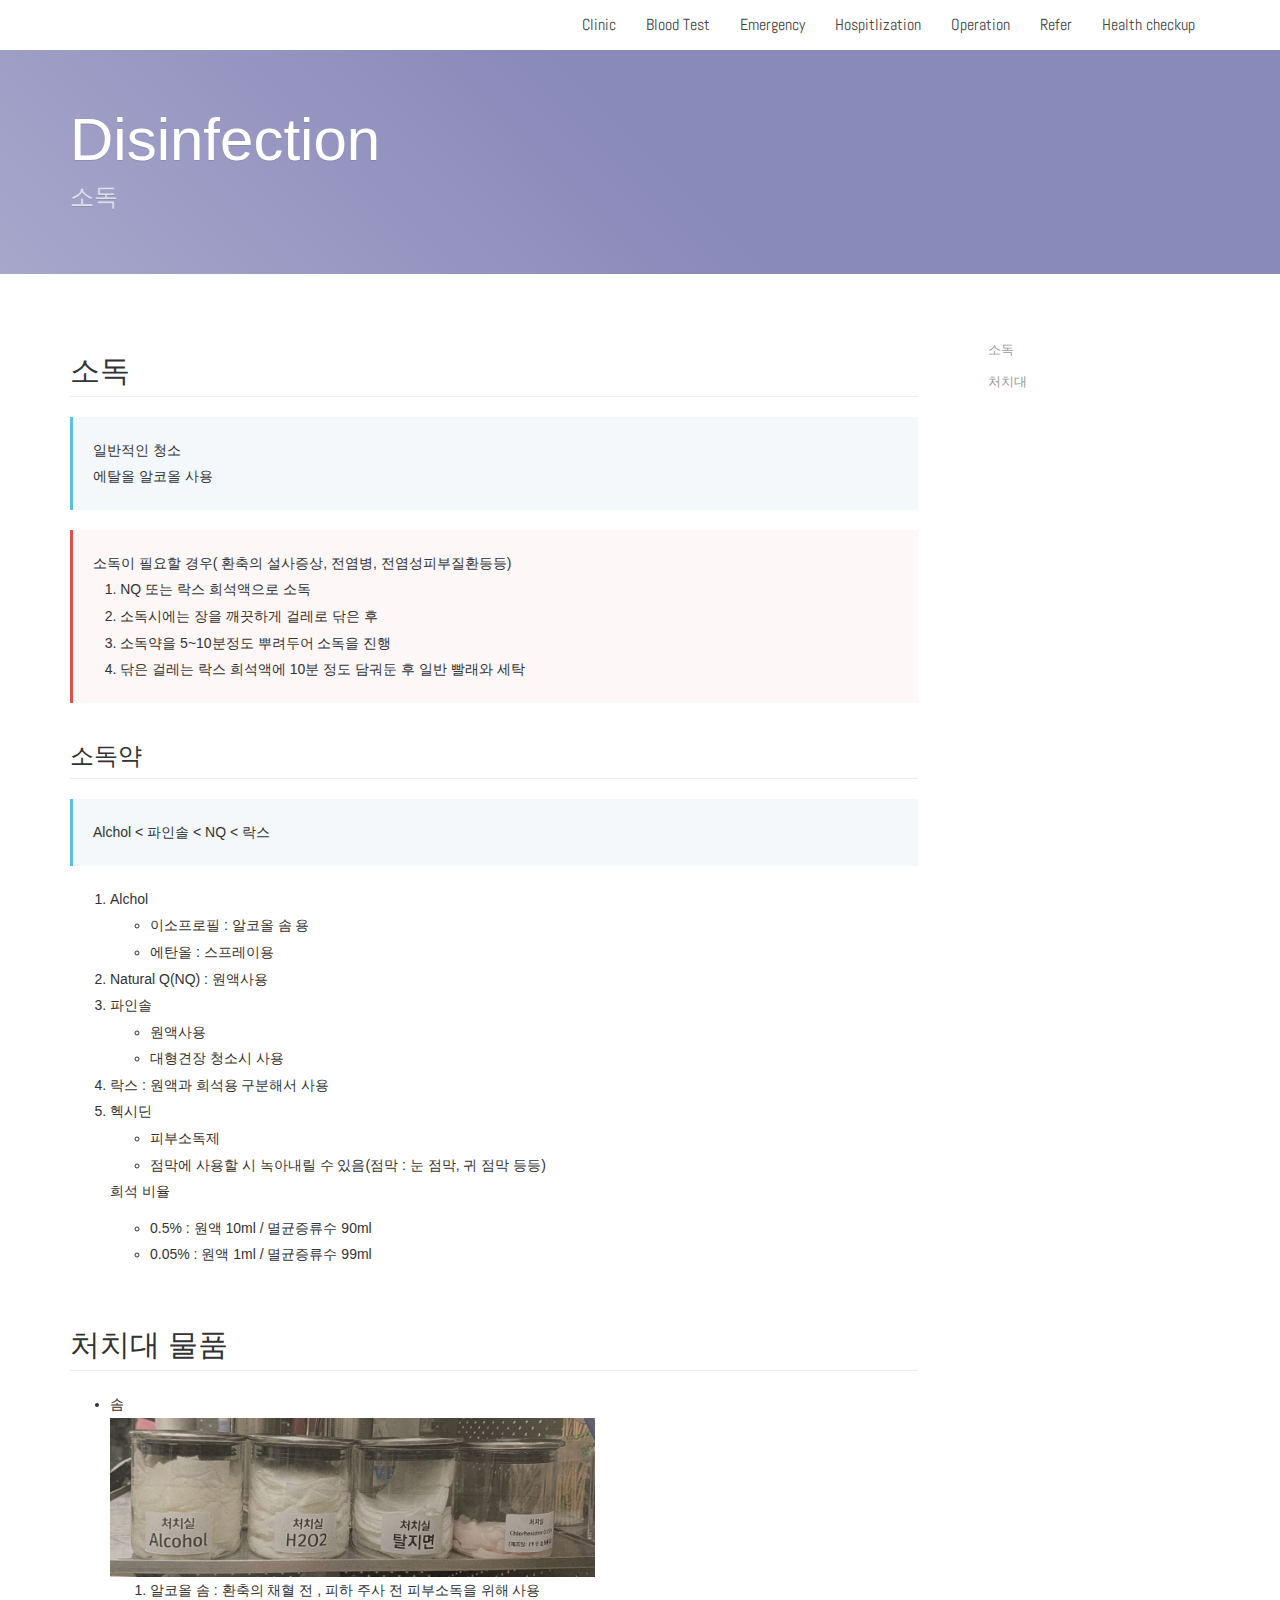
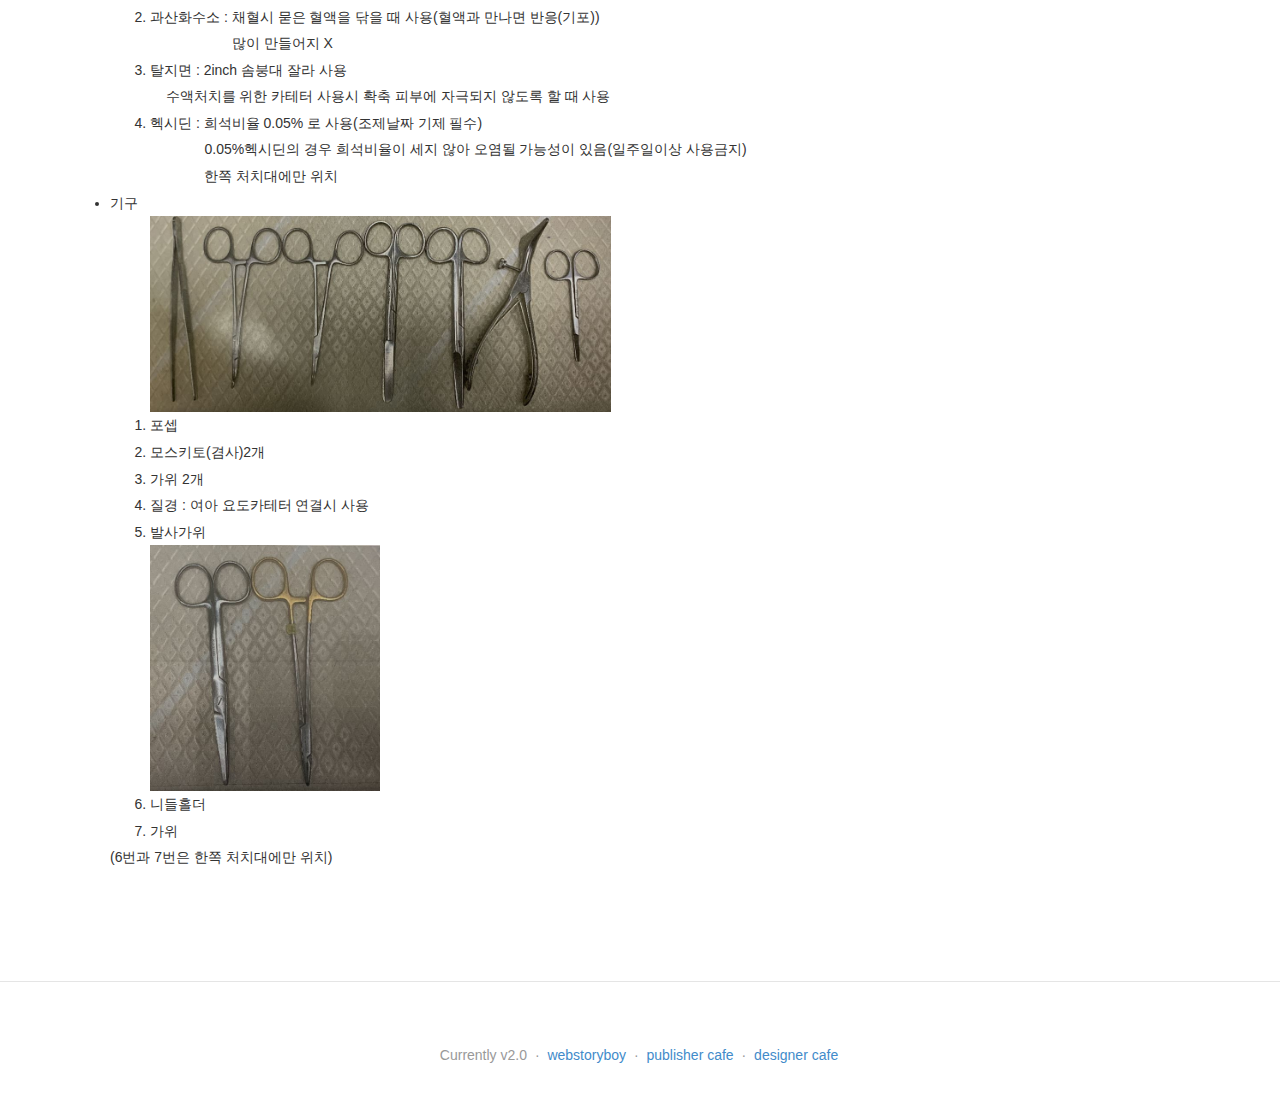
<file: File/Disinfection/index.html>
<!DOCTYPE html>
<html lang="ko">

<head>
    <meta charset="UTF-8">
    <meta http-equiv="X-UA-Compatible" content="IE=edge">
    <meta name="viewport" content="width=device-width, initial-scale=1.0">
    <title>DISINFECTION</title>

    <!-- Bootstrap core CSS -->
    <link href="../../css/bootstrap.css" rel="stylesheet">
    <link href="../../css/docs.min.css" rel="stylesheet">
    <link href="../../css/prism.css" rel="stylesheet">


    <!-- 웹 폰트 -->
    <link href="https://fonts.googleapis.com/css?family=Nanum+Gothic" rel="stylesheet">
    <link href="https://fonts.googleapis.com/css?family=Nanum+Brush+Script" rel="stylesheet">
    <link href="https://fonts.googleapis.com/css?family=Abel" rel="stylesheet">
    <link href="https://fonts.googleapis.com/css?family=Gaegu&display=swap" rel="stylesheet">
    <link href="https://fonts.googleapis.com/css?family=Fredoka+One&display=swap" rel="stylesheet">


</head>

<body>
    <a class="sr-only" href="#content">Skip to main content</a>

    <header class="navbar navbar-inverse navbar-static-top bs-docs-nav" role="banner">
        <div class="container">
            <div class="navbar-header">
                <button class="navbar-toggle" type="button" data-toggle="collapse" data-target=".bs-navbar-collapse">
                    <span class="sr-only">Toggle navigation</span>
                    <span class="icon-bar"></span>
                    <span class="icon-bar"></span>
                    <span class="icon-bar"></span>
                </button>
            </div>
            <nav class="collapse navbar-collapse bs-navbar-collapse pull-right" role="navigation">
                <ul class="nav navbar-nav">
                    <li><a href="../Clinic/index.html">Clinic</a></li>
                    <li><a href="../blood test/index.html">Blood Test</a></li>
                    <li><a href="../Emergency/index.html">Emergency</a></li>
                    <li><a href="../Hospitalization/index.html">Hospitlization</a></li>
                    <li><a href="../Operation/index.html">Operation</a></li>
                    <li><a href="../refer/index.html">Refer</a></li>
                    <li><a href="../health checkup/index.html">Health checkup</a></li>
                </ul>
            </nav>
        </div>
    </header>

    <div class="bs-header bgs1" id="content">
        <div class="container">
            <h1>Disinfection</h1>
            <p>소독</p>
        </div>
    </div>

    <div class="container bs-docs-container">
        <div class="row">

            <div class="col-md-9" role="main">
                <!-- Intro1 -->
                <div class="bs-docs-section">
                    <h2 id="intro1" class="page-header">소독</h2>
                    <p class="bs-callout bs-callout-info">일반적인 청소</br>
                        에탈올 알코올 사용</p>
                    <p class="bs-callout bs-callout-danger">소독이 필요할 경우( 환축의 설사증상, 전염병, 전염성피부질환등등)</br>
                        &nbsp;&nbsp;&nbsp;1. NQ 또는 락스 희석액으로 소독 </br>
                        &nbsp;&nbsp;&nbsp;2. 소독시에는 장을 깨끗하게 걸레로 닦은 후</br>
                        &nbsp;&nbsp;&nbsp;3. 소독약을 5~10분정도 뿌려두어 소독을 진행 </br>
                        &nbsp;&nbsp;&nbsp;4. 닦은 걸레는 락스 희석액에 10분 정도 담궈둔 후 일반 빨래와 세탁
                    </p>
                    
                    <!--// intro1_1 -->
                    <h3 id="intro1_1" class="page-header">소독약</h3>
                    <p class="bs-callout bs-callout-info">Alchol &lt; 파인솔 &lt; NQ &lt; 락스</p>
                    <ol>
                        <li>Alchol
                            <ul>
                                <li>이소프로필 : 알코올 솜 용</li>
                                <li>에탄올 : 스프레이용</li>
                            </ul>
                        </li>
                        <li>Natural Q(NQ) : 원액사용</li>
                        <li>파인솔
                            <ul>
                                <li>원액사용</li>
                                <li>대형견장 청소시 사용</li>
                            </ul>
                        </li>
                        <li>락스 : 원액과 희석용 구분해서 사용</li>
                        <li>헥시딘
                            <ul>
                                <li>피부소독제</li>
                                <li>점막에 사용할 시 녹아내릴 수 있음(점막 : 눈 점막, 귀 점막 등등)</li>
                            </ul>
                            <p>희석 비율
                                <ul>
                                    <li>0.5%  : 원액 10ml / 멸균증류수 90ml</li>
                                    <li>0.05%  : 원액 1ml / 멸균증류수 99ml</li>
                                </ul>
                            </p>
                        </li>
                    </ol>
                    <!--// intro1_1 -->
                </div>
                <!-- //Intro1 -->


                <!-- Intro2 -->
                <div class="bs-docs-section">
                    <h2 id="intro2" class="page-header">처치대 물품</h2>
                    <ul>
                        <li>솜</br>
                            <img src="img/bis.JPG" style="width: 60%;">
                            <ol>
                                <li>알코올 솜 : 환축의 채혈 전 , 피하 주사 전 피부소독을 위해 사용</li>
                                <li>과산화수소 : 채혈시 묻은 혈액을 닦을 때 사용(혈액과 만나면 반응(기포))</br>
                                    &nbsp;&nbsp;&nbsp;&nbsp;&nbsp;&nbsp;&nbsp;&nbsp;&nbsp;&nbsp;&nbsp;&nbsp;&nbsp;&nbsp;&nbsp;&nbsp;&nbsp;&nbsp;&nbsp;&nbsp;&nbsp;많이 만들어지 X
                                </li>
                                <li>탈지면 : 2inch 솜붕대 잘라 사용 </br>
                                    &nbsp;&nbsp;&nbsp;&nbsp;수액처치를 위한 카테터 사용시 확축 피부에 자극되지 않도록 할 때 사용
                                </li>
                                <li>헥시딘 : 희석비율 0.05% 로 사용(조제날짜 기제 필수)</br>
                                   &nbsp;&nbsp;&nbsp;&nbsp;&nbsp;&nbsp;&nbsp;&nbsp;&nbsp;&nbsp;&nbsp;&nbsp;&nbsp;&nbsp;0.05%헥시딘의 경우 희석비율이 세지 않아 오염될 가능성이 있음(일주일이상 사용금지) </br>
                                   &nbsp;&nbsp;&nbsp;&nbsp;&nbsp;&nbsp;&nbsp;&nbsp;&nbsp;&nbsp;&nbsp;&nbsp;&nbsp;&nbsp;한쪽 처치대에만 위치
                                </li>
                            </ol>
                        </li>
                        <li>기구
                            <ol>
                                <img src="img/ch.JPG" style="width: 60%;">
                                <li>포셉</li>
                                <li>모스키토(겸사)2개</li>
                                <li>가위 2개</li>
                                <li>질경 : 여아 요도카테터 연결시 사용</li>
                                <li>발사가위</li>
                                <img src="img/ch1.JPG" style="width: 30%;">
                                <li>니들홀더</li>
                                <li>가위</li>
                            </ol>
                            <p>(6번과 7번은 한쪽 처치대에만 위치)</p>
                        </li>
                    </ul>
                  
                </div>
                <!-- //Intro2 -->


            </div>
            <!-- //col-md-9 -->


            <!-- //col-md-3 -->
            <div class="col-md-3">
                <div class="bs-sidebar hidden-print" role="complementary">
                    <ul class="nav bs-sidenav">
                        <li><a href="#intro1">소독</a>
                            <ul class="nav">
                                <li><a href="#intro1_1">소독약</a></li>
                            </ul>
                        </li>
                        <li><a href="#intro2">처치대</a></li>
                    </ul>
                </div>
            </div>
            <!--//col-md-3 -->
        </div>
        <!-- //row -->
    </div>
    <!-- //container -->


    <!-- Footer -->
    <footer class="bs-footer" role="contentinfo">
        <div class="container">
            <ul class="footer-links muted">
                <li>Currently v2.0</li>
                <li>&middot;</li>
                <li><a href="https://webstoryboy.github.io/w9/html/">webstoryboy</a></li>
                <li>&middot;</li>
                <li><a href="http://cafe.naver.com/crossbrowsing" target="_blank">publisher cafe</a></li>
                <li>&middot;</li>
                <li><a href="http://cafe.daum.net/flairdesignlink" target="_blank">designer cafe</a></li>
            </ul>
        </div>
    </footer>
    <!-- //Footer -->


    <!-- Bootstrap core JavaScript -->
    <script src="../../js/jquery-1.9.1.min.js"></script>
    <script src="../../js/bootstrap.min.js"></script>
    <script src="../../js/docs.min.js"></script>
    <script src="../../js/prism.js"></script>
</body>

</html>
</file>
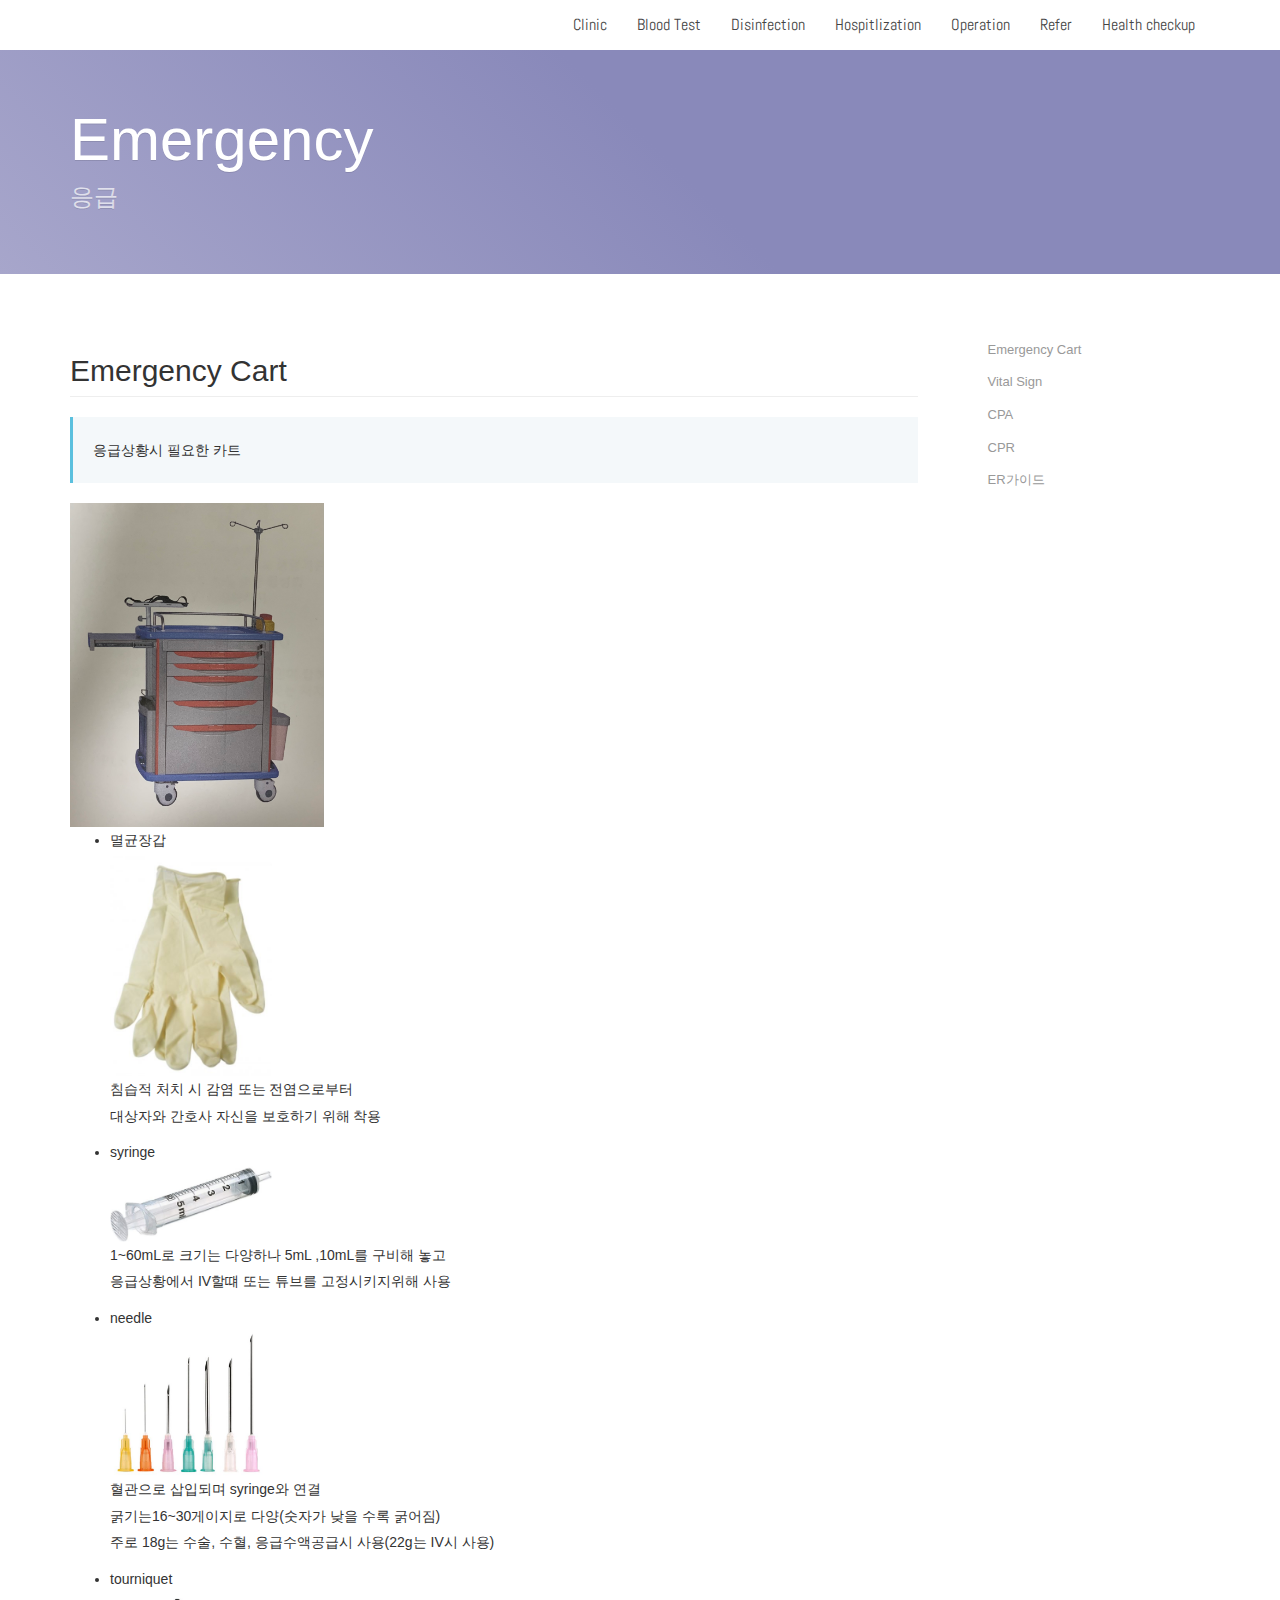
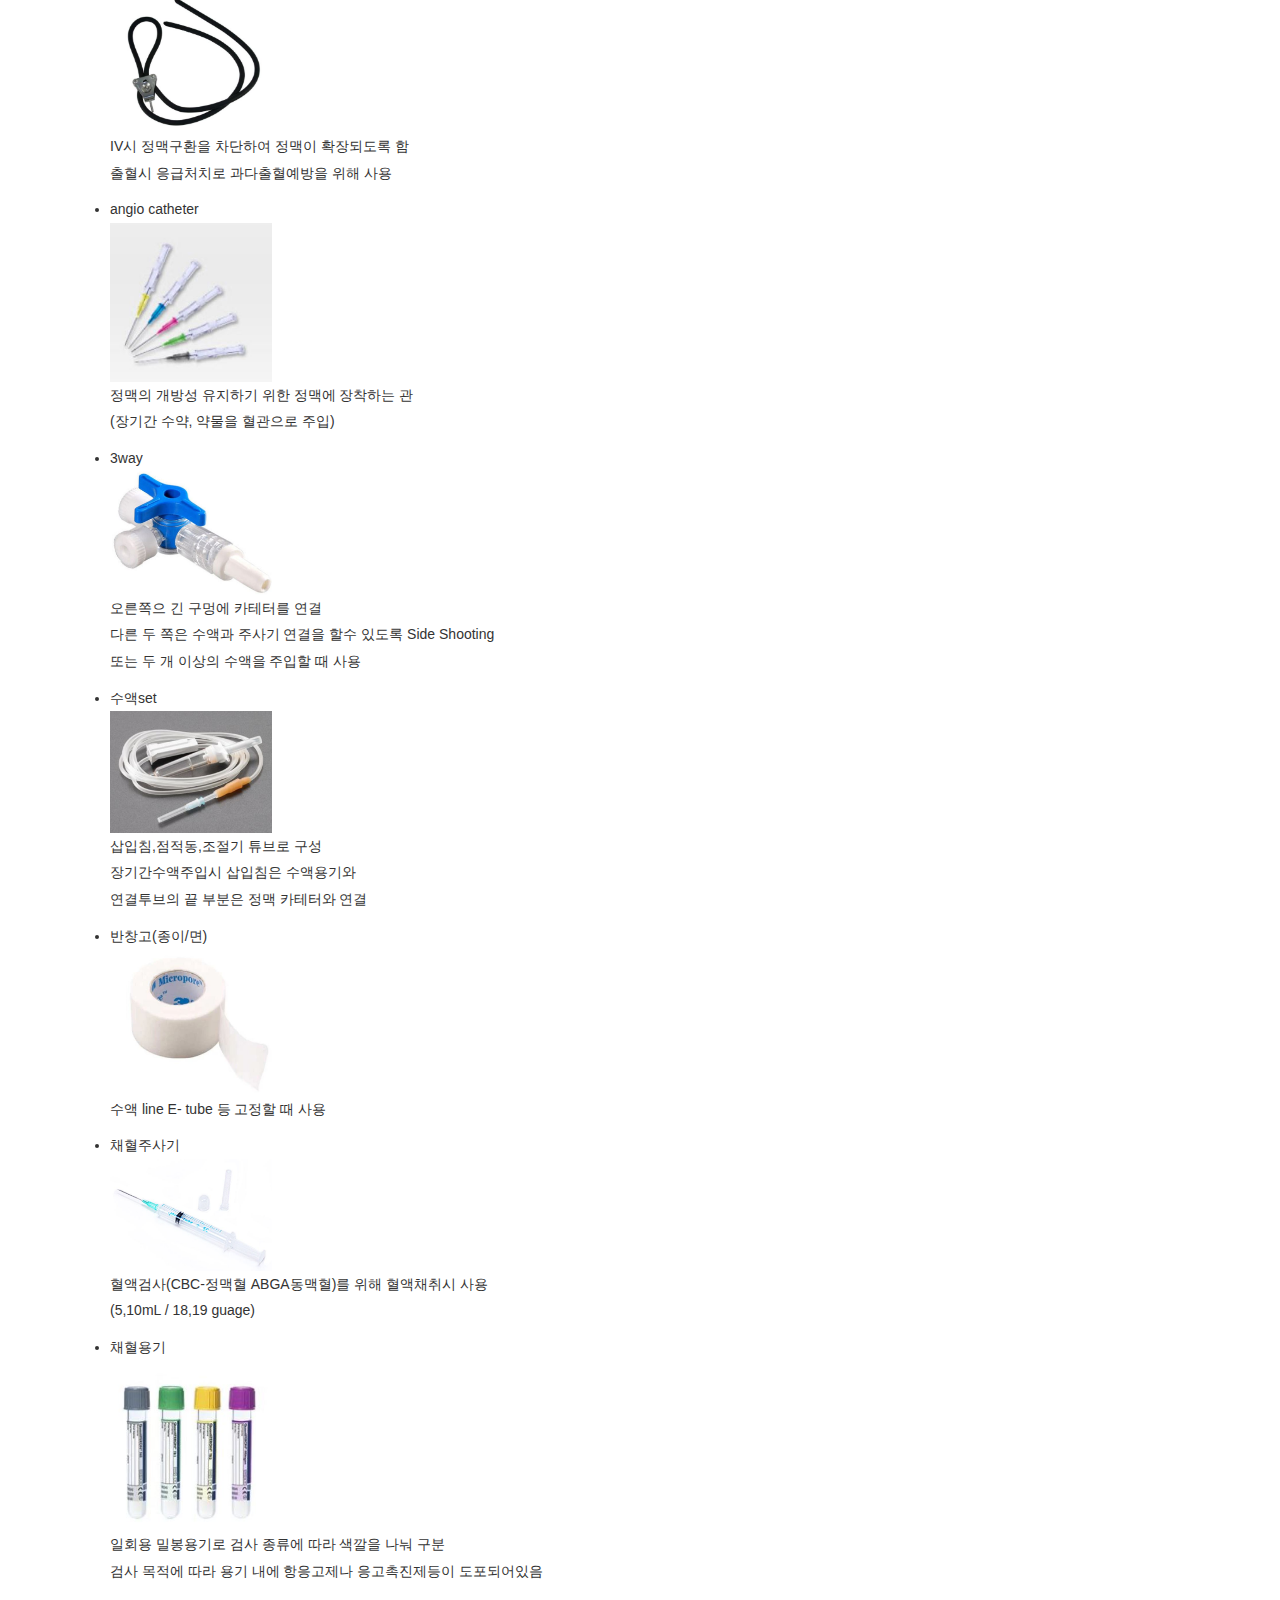
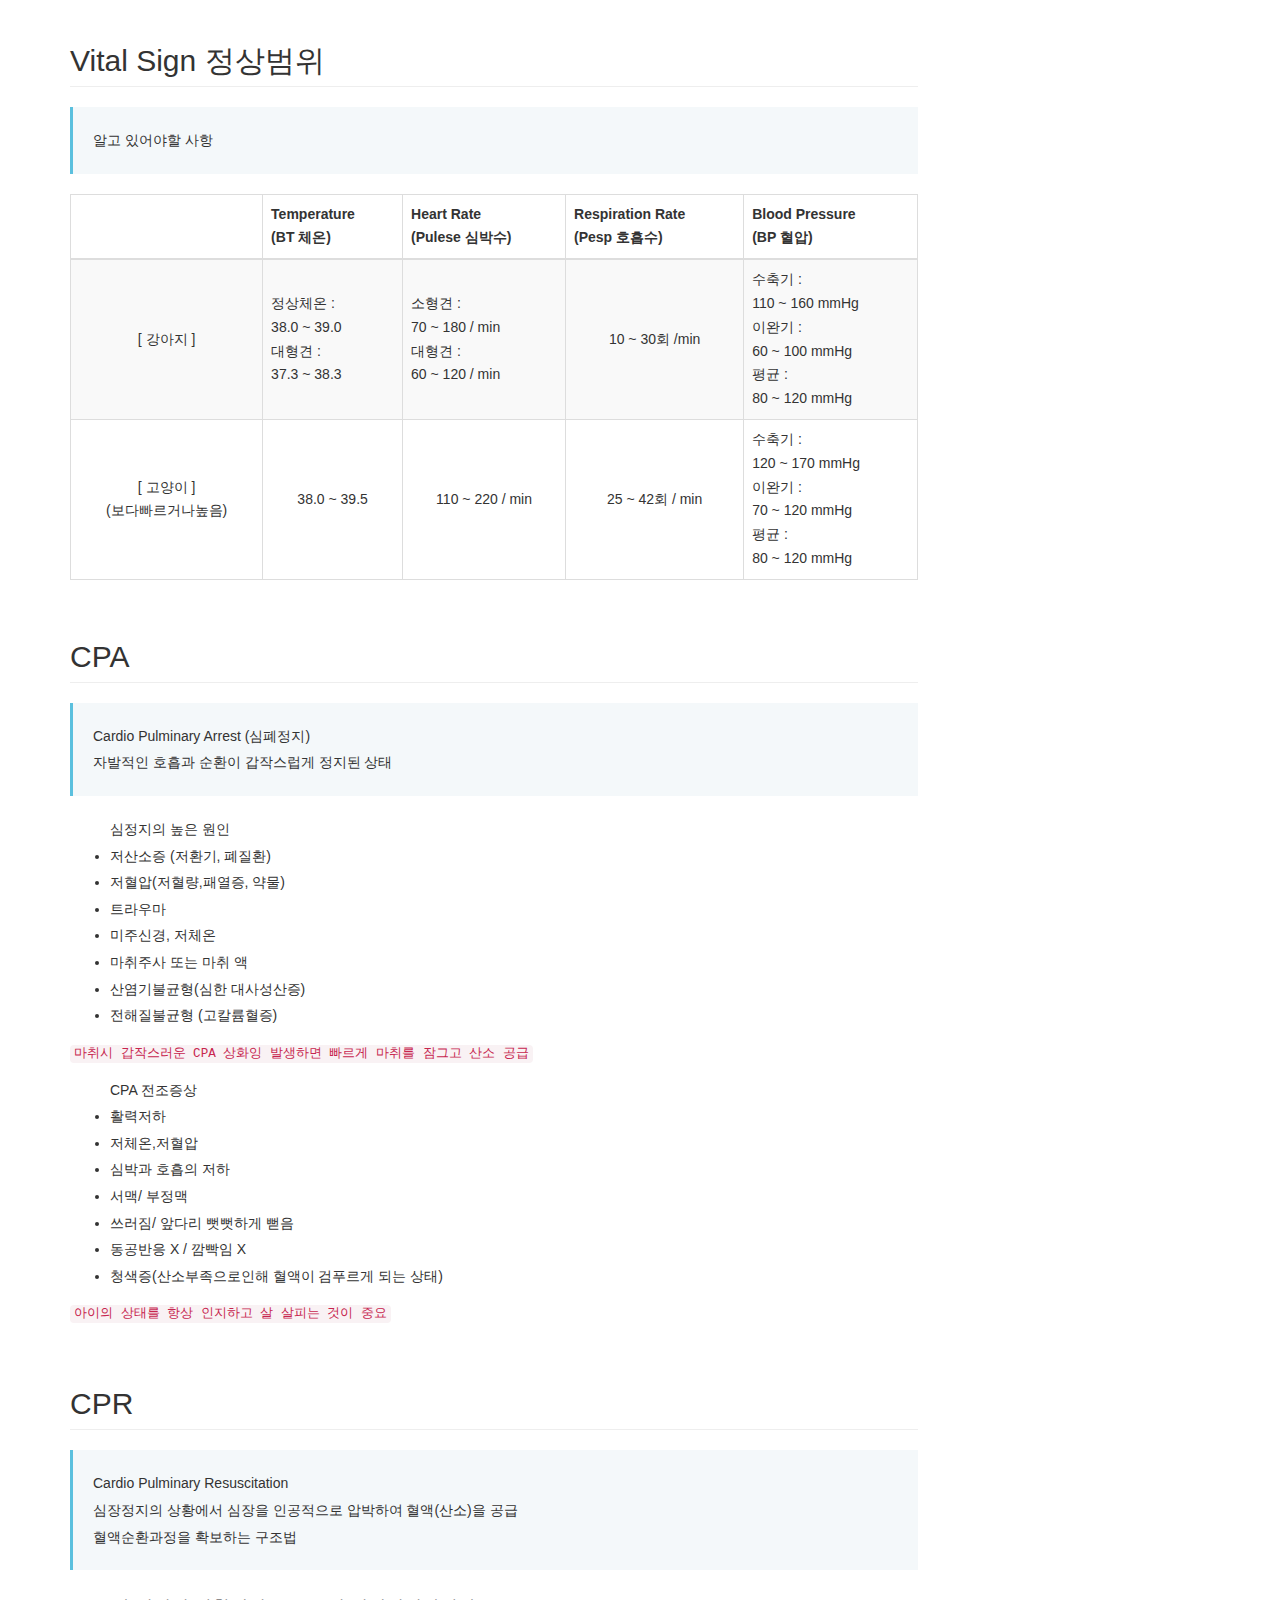
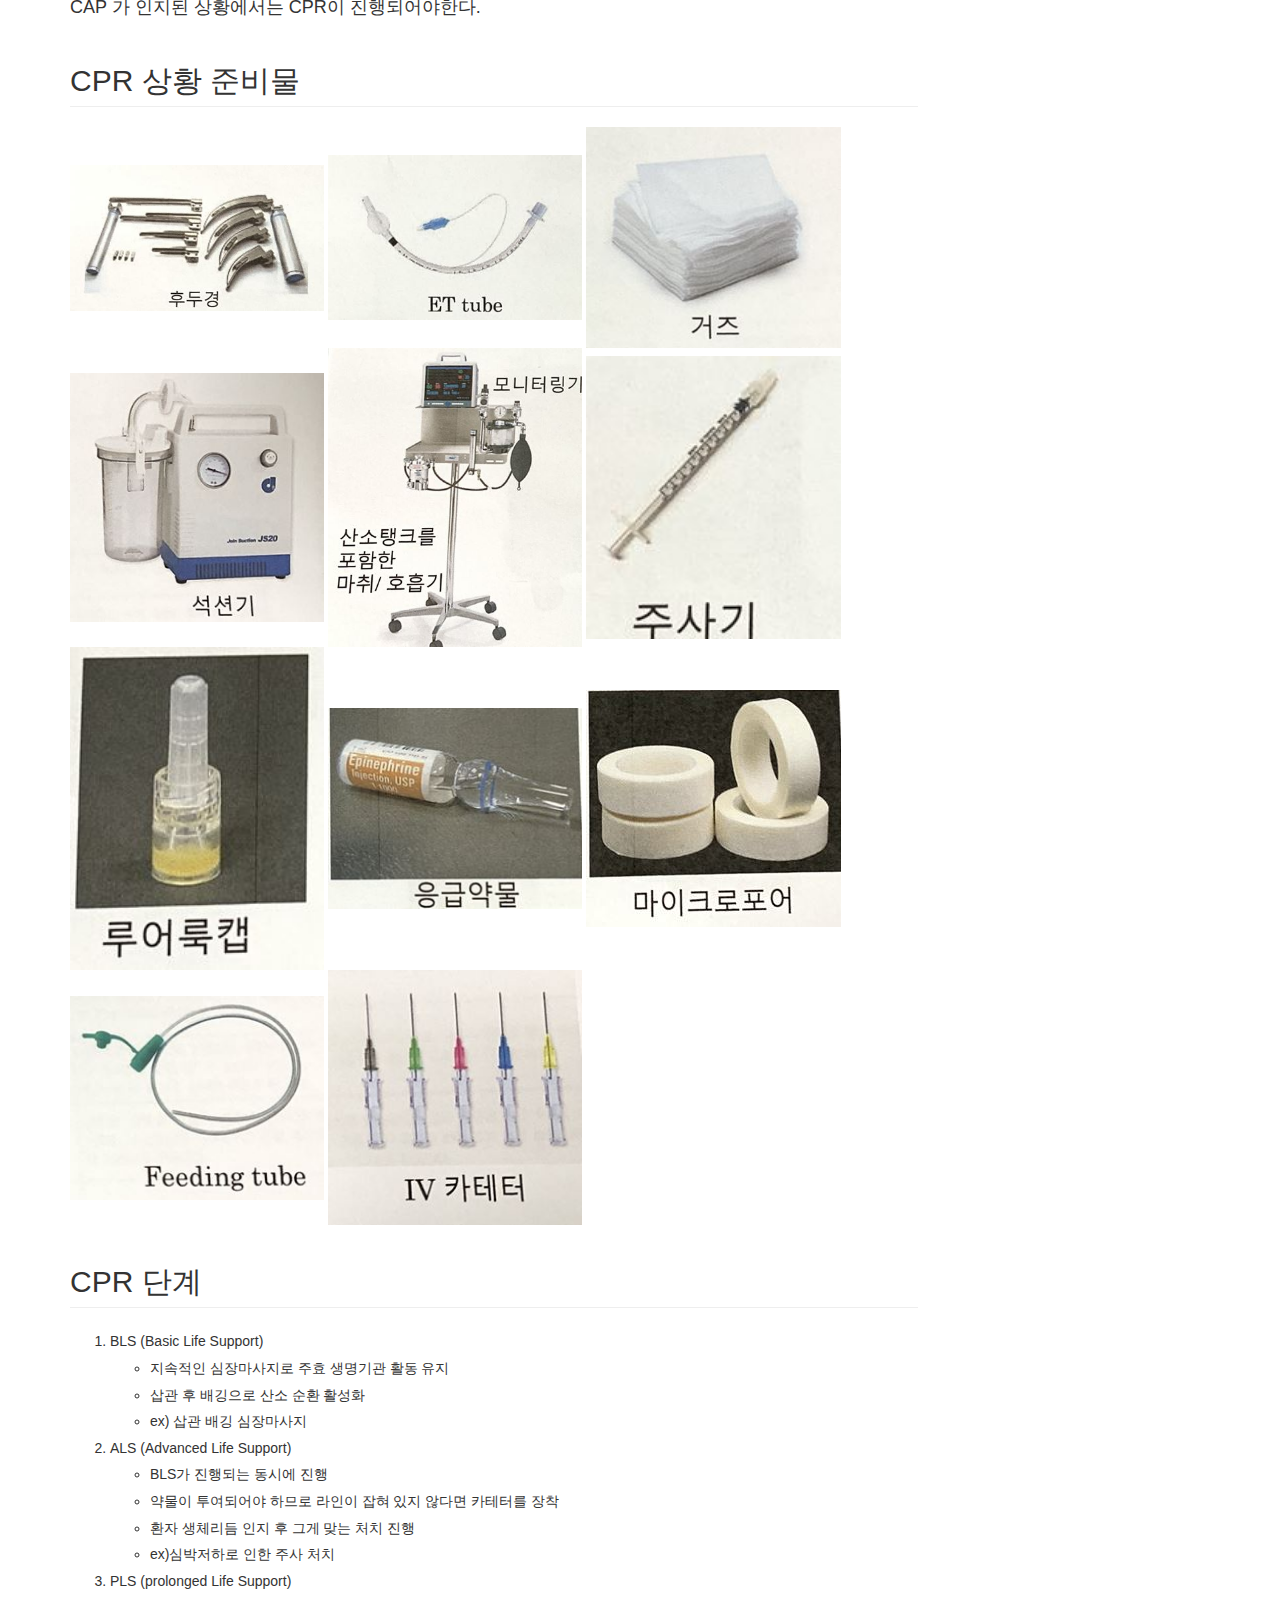
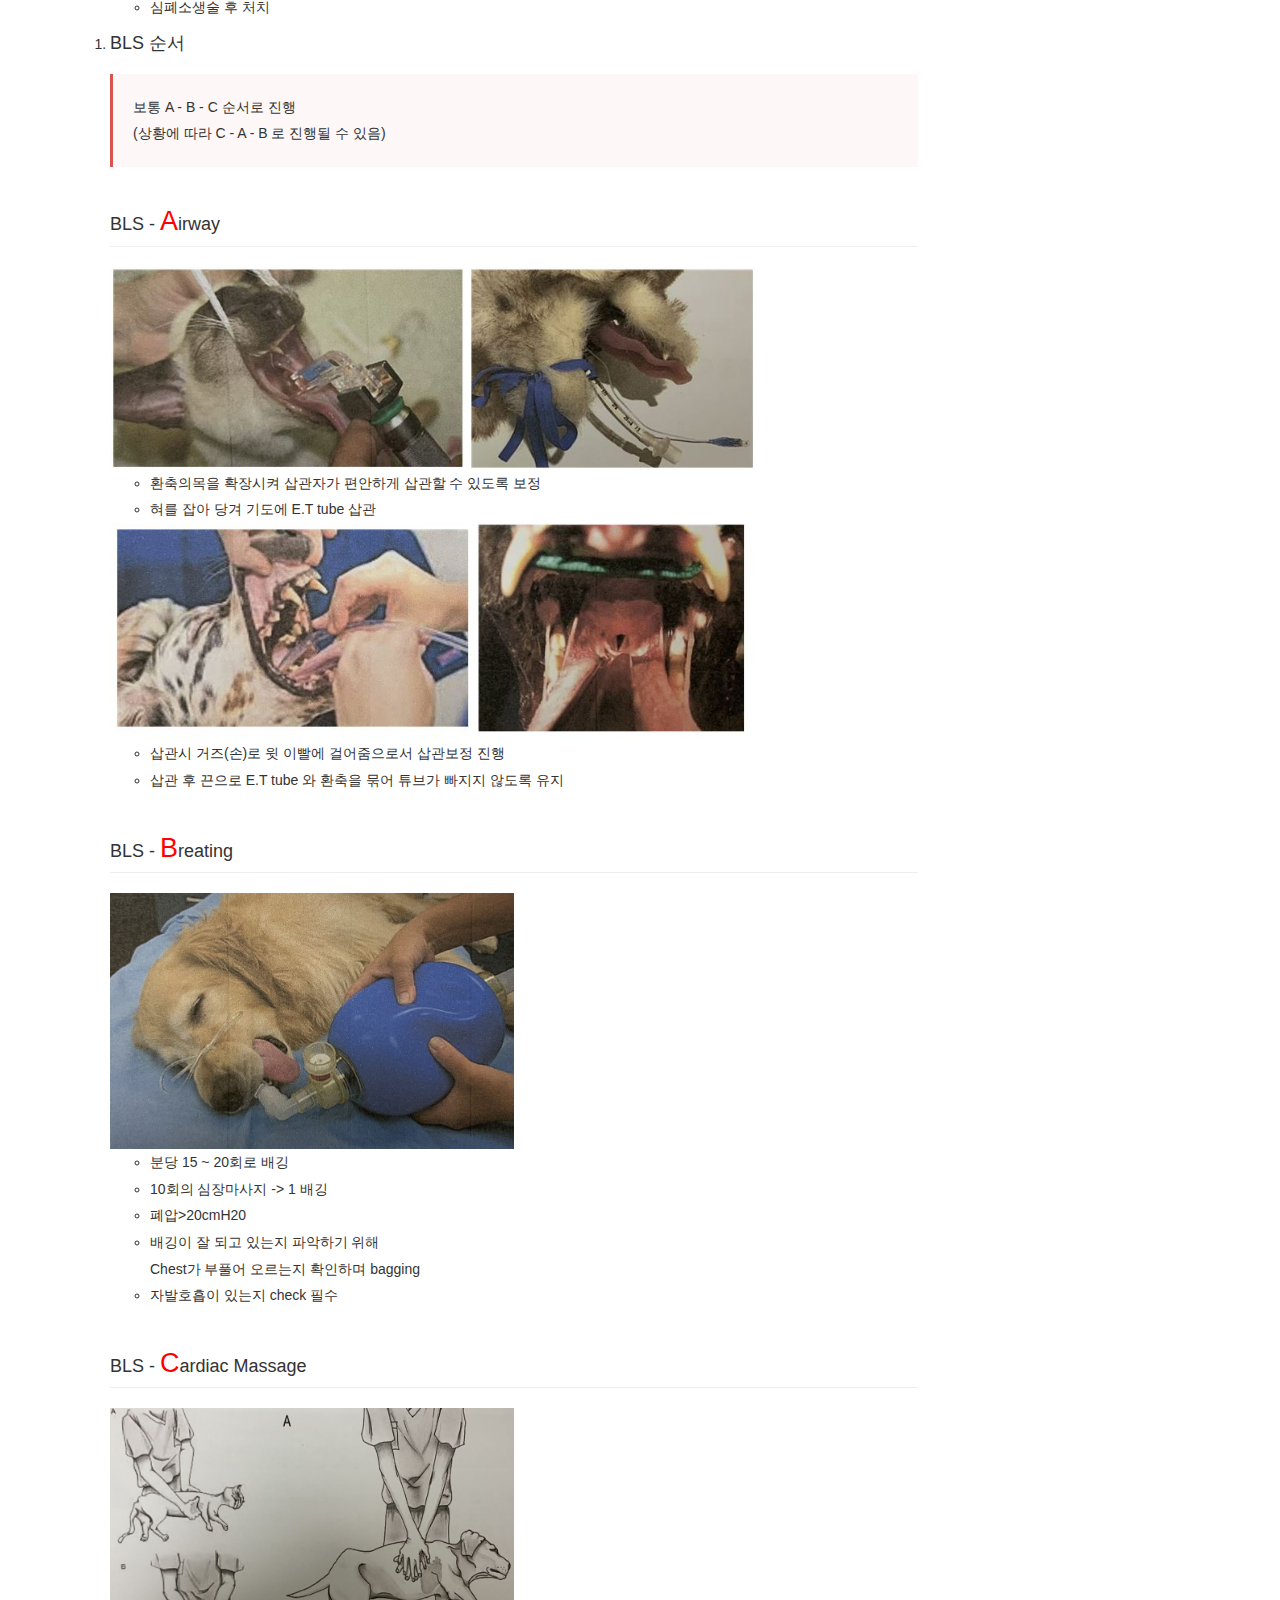
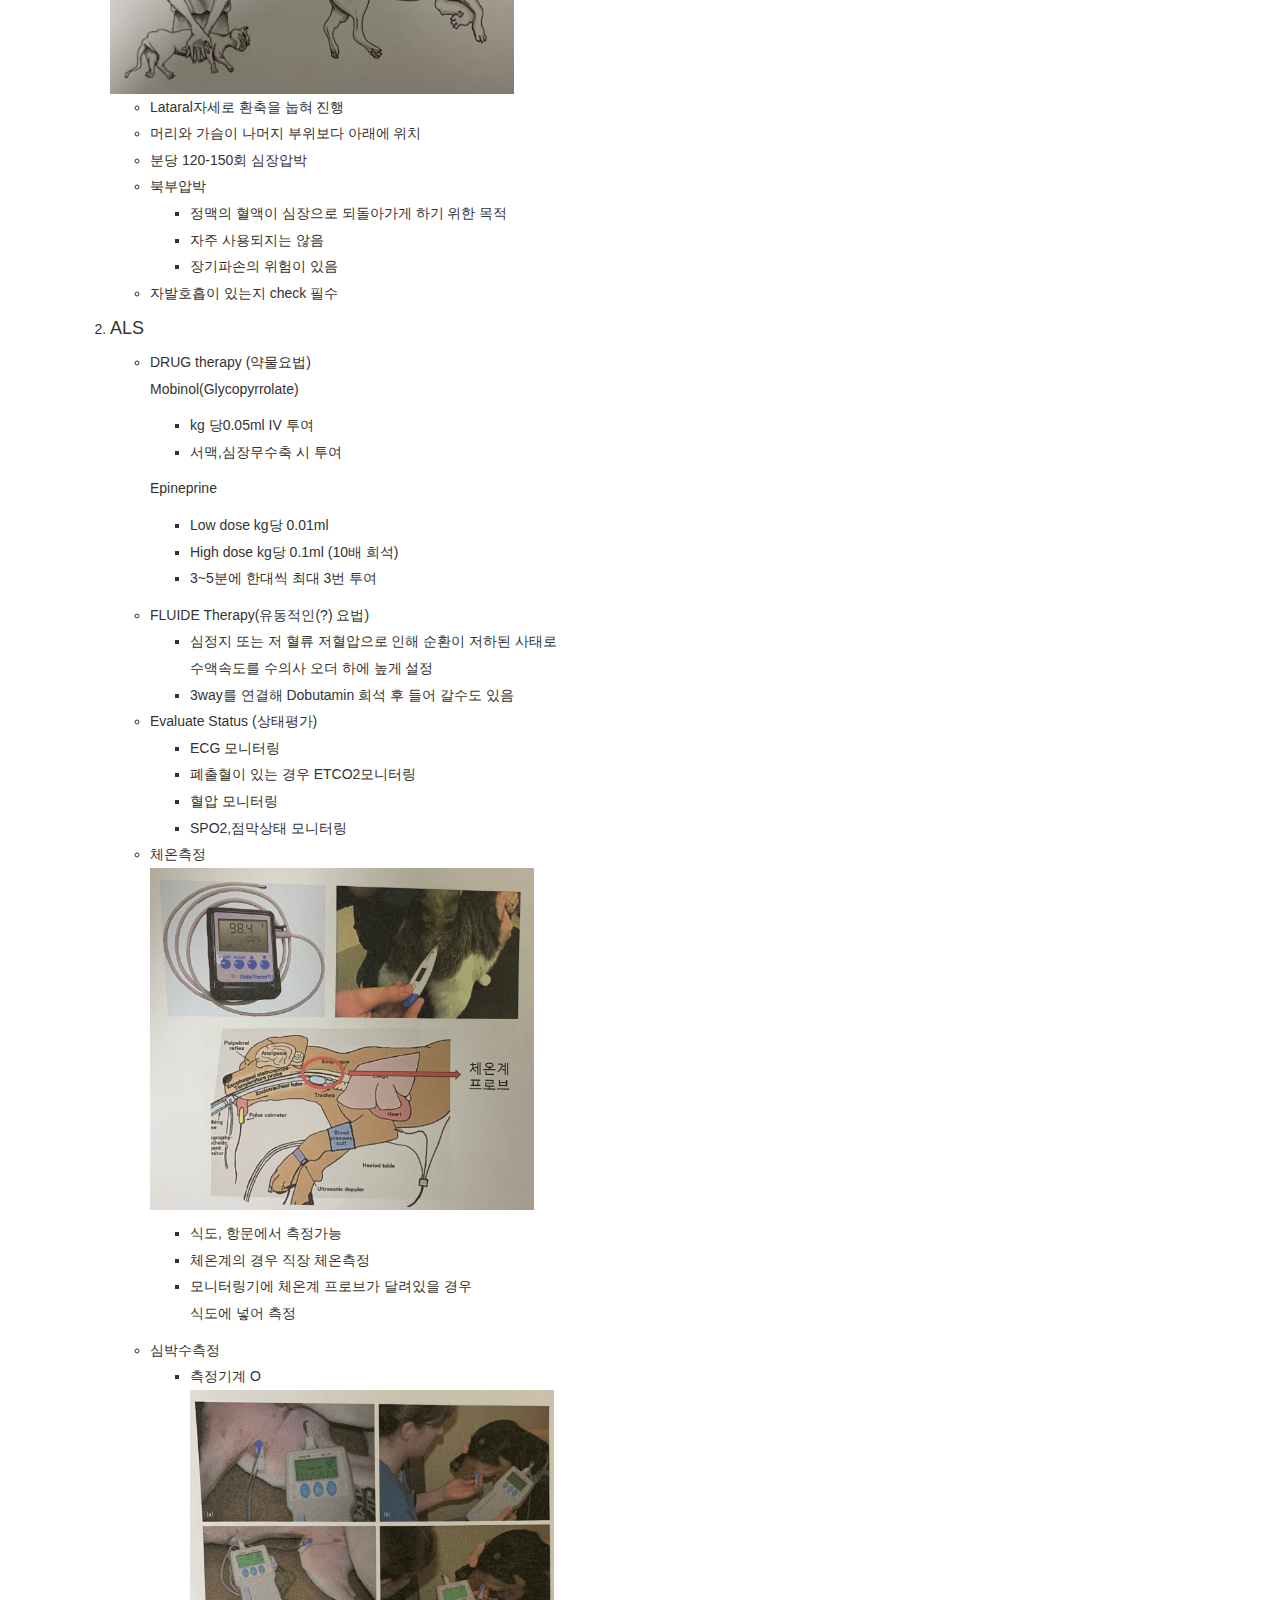
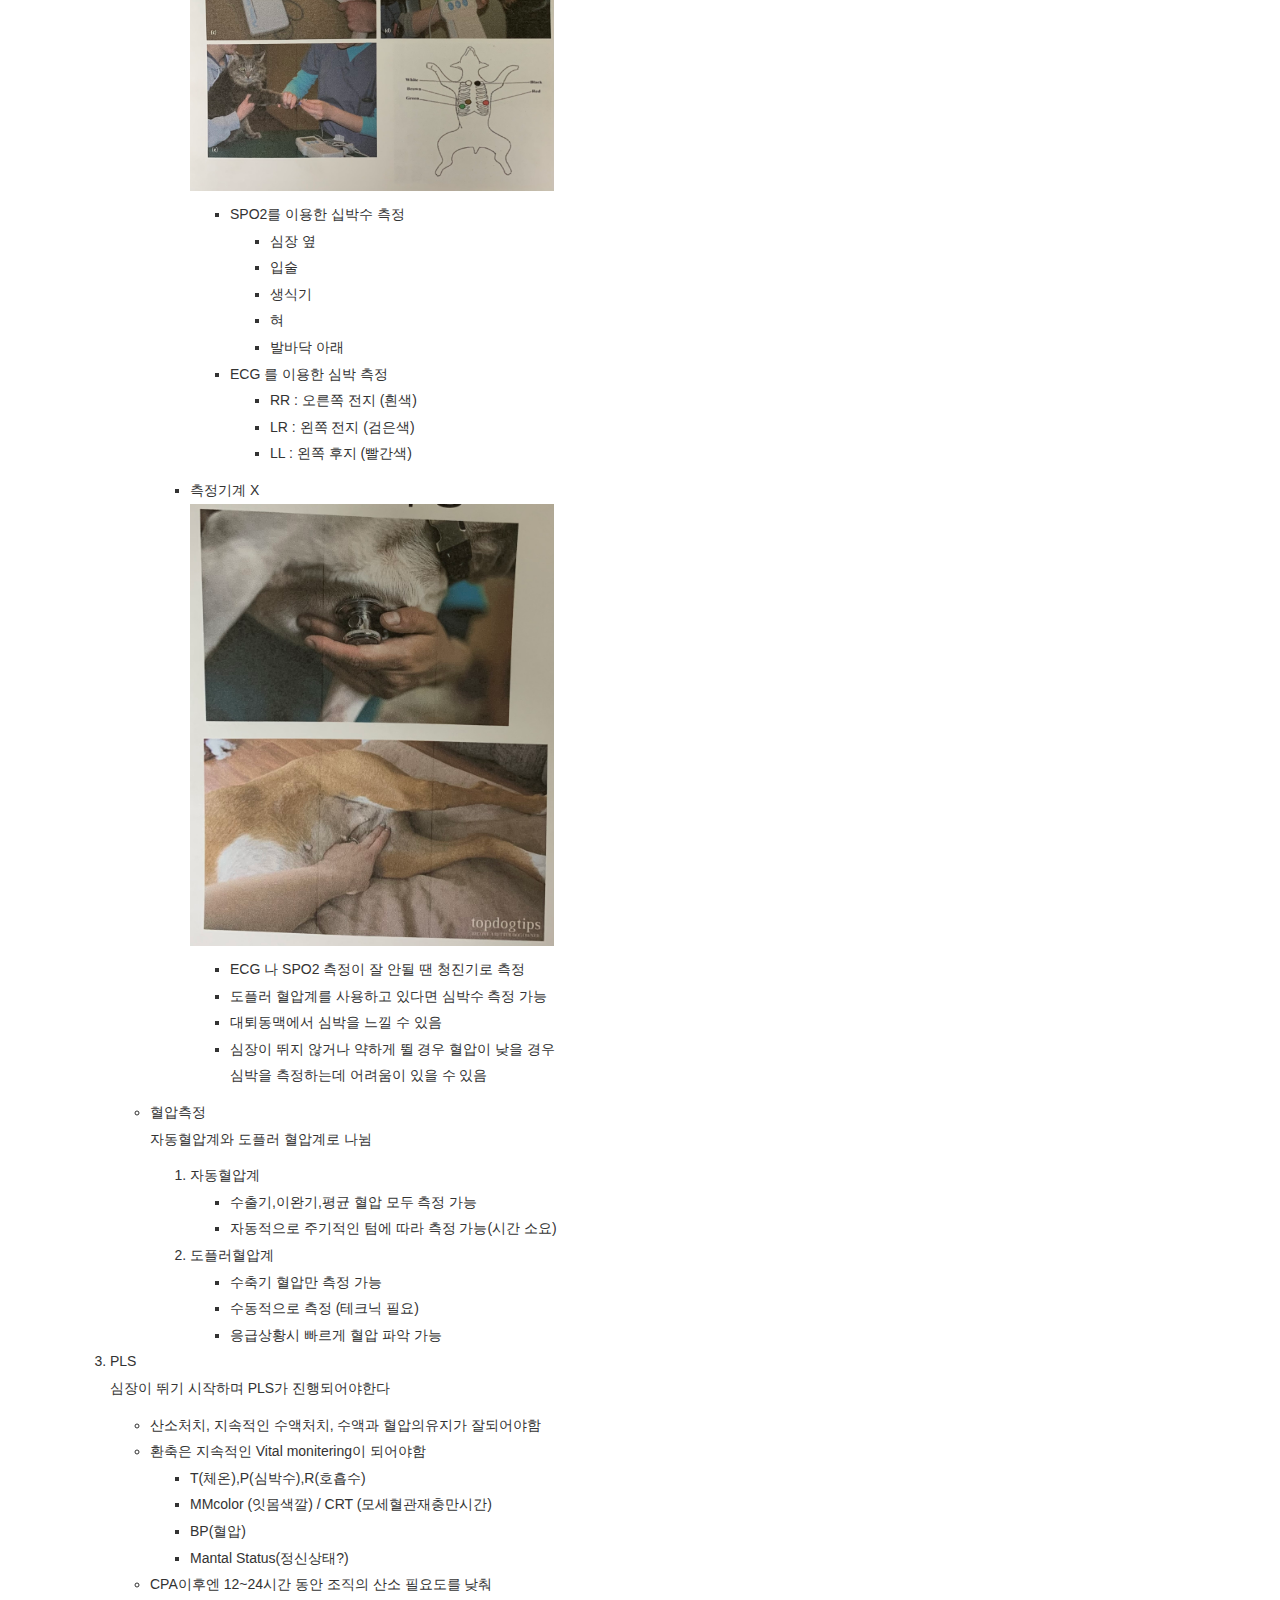
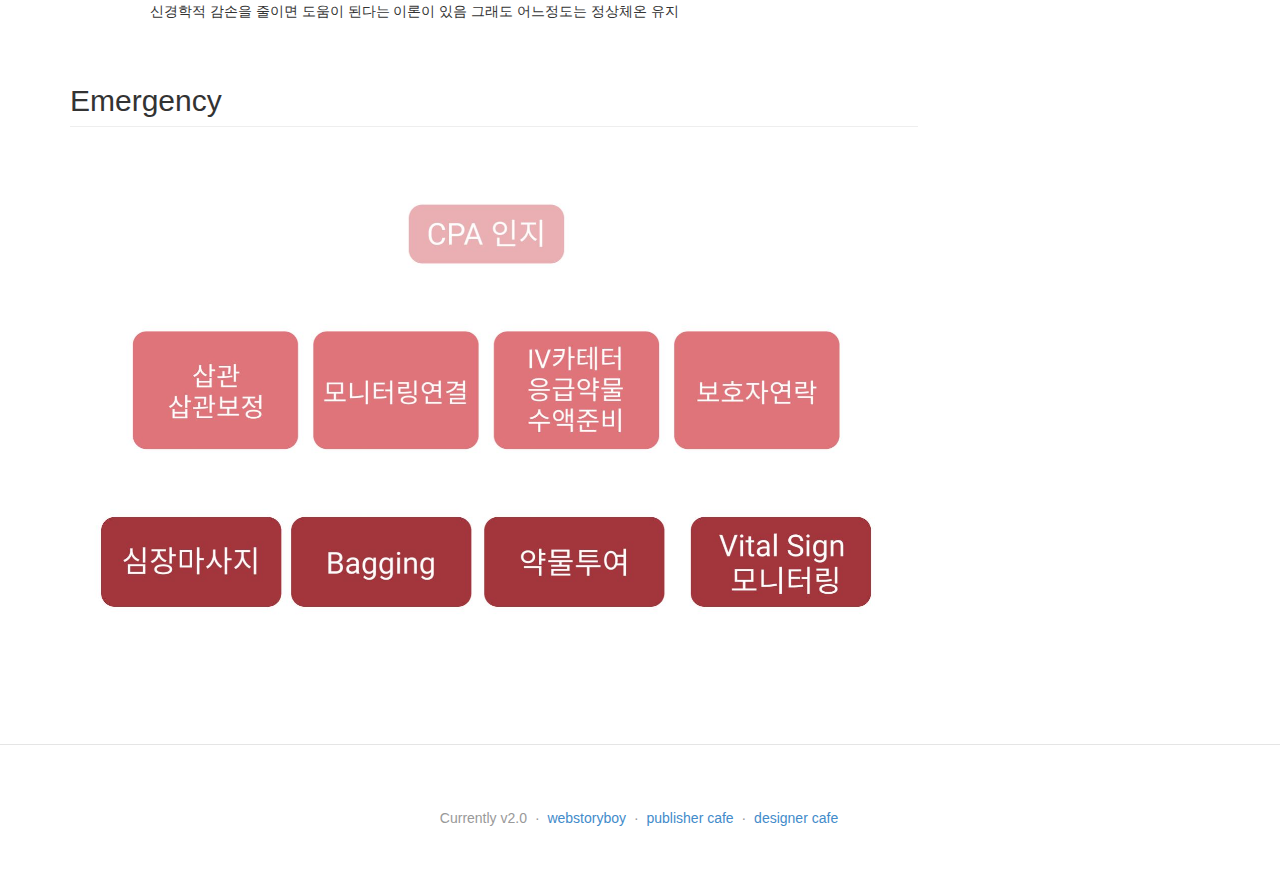
<file: File/Emergency/index.html>
<!DOCTYPE html>
<html lang="ko">

<head>
    <meta charset="UTF-8">
    <meta http-equiv="X-UA-Compatible" content="IE=edge">
    <meta name="viewport" content="width=device-width, initial-scale=1.0">
    <title>EMERGENCY</title>

    <!-- Bootstrap core CSS -->
    <link href="../../css/bootstrap.css" rel="stylesheet">
    <link href="../../css/docs.min.css" rel="stylesheet">
    <link href="../../css/prism.css" rel="stylesheet">


    <!-- 웹 폰트 -->
    <link href="https://fonts.googleapis.com/css?family=Nanum+Gothic" rel="stylesheet">
    <link href="https://fonts.googleapis.com/css?family=Nanum+Brush+Script" rel="stylesheet">
    <link href="https://fonts.googleapis.com/css?family=Abel" rel="stylesheet">
    <link href="https://fonts.googleapis.com/css?family=Gaegu&display=swap" rel="stylesheet">
    <link href="https://fonts.googleapis.com/css?family=Fredoka+One&display=swap" rel="stylesheet">


</head>

<body>
    <a class="sr-only" href="#content">Skip to main content</a>

    <header class="navbar navbar-inverse navbar-static-top bs-docs-nav" role="banner">
        <div class="container">
            <div class="navbar-header">
                <button class="navbar-toggle" type="button" data-toggle="collapse" data-target=".bs-navbar-collapse">
                    <span class="sr-only">Toggle navigation</span>
                    <span class="icon-bar"></span>
                    <span class="icon-bar"></span>
                    <span class="icon-bar"></span>
                </button>
            </div>
            <nav class="collapse navbar-collapse bs-navbar-collapse pull-right" role="navigation">
                <ul class="nav navbar-nav">
                    <li><a href="../Clinic/index.html">Clinic</a></li>
                    <li><a href="../blood test/index.html">Blood Test</a></li>
                    <li><a href="../Disinfection/index.html">Disinfection</a></li>
                    <li><a href="../Hospitalization/index.html">Hospitlization</a></li>
                    <li><a href="../Operation/index.html">Operation</a></li>
                    <li><a href="../refer/index.html">Refer</a></li>
                    <li><a href="../health checkup/index.html">Health checkup</a></li>
                </ul>
            </nav>
        </div>
    </header>

    <div class="bs-header bgs1" id="content">
        <div class="container">
            <h1>Emergency</h1>
            <p>응급</p>
        </div>
    </div>

    <div class="container bs-docs-container">
        <div class="row">

            <div class="col-md-9" role="main">

                <!-- Intro1 -->
                <div class="bs-docs-section">
                    <h2 id="intro1" class="page-header">Emergency Cart</h2>
                    <p class="bs-callout bs-callout-info">응급상황시 필요한 카트</p>
                    <img src="img/cart.jpg" style="width: 30%;">
                    <ul class="ERcart">
                        <li>멸균장갑</br>
                            <img src="img/멸균장갑.JPG" style="width: 20%;">
                            <p>침습적 처치 시 감염 또는 전염으로부터 </br>
                                대상자와 간호사 자신을 보호하기 위해 착용</p>
                        </li>
                        <li>syringe</br>
                            <img src="img/syringe.JPG" style="width: 20%;">
                            <p>1~60mL로 크기는 다양하나 5mL ,10mL를 구비해 놓고 </br>
                                응급상황에서 IV할떄 또는 튜브를 고정시키지위해 사용</p>
                        </li>
                        <li>needle</br>
                            <img src="img/needle.JPG" style="width: 20%;">
                            <p>혈관으로 삽입되며 syringe와 연결 </br>
                                굵기는16~30게이지로 다양(숫자가 낮을 수록 굵어짐)</br>
                                주로 18g는 수술, 수혈, 응급수액공급시 사용(22g는 IV시 사용)
                            </p>
                        </li>
                        <li>tourniquet</br>
                            <img src="img/tourniquet.JPG" style="width: 20%;">
                            <p>IV시 정맥구환을 차단하여 정맥이 확장되도록 함 </br>
                                출혈시 응급처치로 과다출혈예방을 위해 사용
                            </p>
                        </li>
                        <li>angio catheter</br>
                            <img src="img/카테터.JPG" style="width: 20%;">
                            <p>정맥의 개방성 유지하기 위한 정맥에 장착하는 관 </br>
                                (장기간 수약, 약물을 혈관으로 주입)
                            </p>
                        </li>
                        <li>3way</br>
                            <img src="img/3way.JPG" style="width: 20%;">
                            <p>오른쪽으 긴 구멍에 카테터를 연결 </br>
                                다른 두 쪽은 수액과 주사기 연결을 할수 있도록 Side Shooting</br>
                                또는 두 개 이상의 수액을 주입할 때 사용
                            </p>
                        </li>
                        <li>수액set</br>
                            <img src="img/수액세트.JPG" style="width: 20%;">
                            <p>삽입침,점적동,조절기 튜브로 구성 </br>
                                장기간수액주입시 삽입침은 수액용기와 </br>
                                연결투브의 끝 부분은 정맥 카테터와 연결
                            </p>
                        </li>
                        <li>반창고(종이/면)</br>
                            <img src="img/3M.JPG" style="width: 20%;">
                            <p>수액 line E- tube 등 고정할 때 사용</p>
                        </li>
                        <li>채혈주사기</br>
                            <img src="img/채혈주사기.JPG" style="width: 20%;">
                            <p>혈액검사(CBC-정맥혈 ABGA동맥혈)를 위해 혈액채취시 사용</br>
                                (5,10mL / 18,19 guage)
                            </p>
                        </li>
                        <li>채혈용기</br>
                            <img src="img/채혈용기.JPG" style="width: 20%;">
                            <p>일회용 밀봉용기로 검사 종류에 따라 색깔을 나눠 구분</br>
                                검사 목적에 따라 용기 내에 항응고제나 응고촉진제등이 도포되어있음
                            </p>
                        </li>
                    </ul>
                </div>
                <!-- //Intro1 -->

                <!-- Intro2 -->
                <div class="bs-docs-section">
                    <h2 id="intro2" class="page-header">Vital Sign 정상범위</h2>
                    <p class="bs-callout bs-callout-info">알고 있어야할 사항</p>
                    <div class="table-responsive">
                        <table class="table table-bordered table-striped table-hover">
                            <thead>
                                <tr>
                                    <th></th>
                                    <th>Temperature</br>(BT 체온)</th>
                                    <th>Heart Rate</br>(Pulese 심박수)</th>
                                    <th>Respiration Rate</br>(Pesp 호흡수)</th>
                                    <th>Blood Pressure</br>(BP 혈압)</th>
                                </tr>
                            </thead>
                            <tbody>
                                <tr>
                                    <td class="ce va">[ 강아지 ]</td>
                                    <td class="va">
                                        정상체온 :</br>38.0 ~ 39.0</br>
                                        대형견 : </br>37.3 ~ 38.3
                                    </td>
                                    <td class="va">
                                        소형견 :</br>70 ~ 180 / min</br>
                                        대형견 :</br>60 ~ 120 / min
                                    </td>
                                    <td class="ce va">10 ~ 30회 /min</td>
                                    <td class="va">
                                        수축기 :</br>110 ~ 160 mmHg</br>
                                        이완기 :</br>60 ~ 100 mmHg</br>
                                        평균 :</br>80 ~ 120 mmHg
                                    </td>
                                </tr>
                                <tr>
                                    <td class="ce va">[ 고양이 ]</br>
                                        (보다빠르거나높음)
                                    </td>
                                    <td class="ce va">38.0 ~ 39.5</td>
                                    <td class="ce va">110 ~ 220 / min</td>
                                    <td class="ce va">25 ~ 42회 / min</td>
                                    <td class="va">
                                        수축기 :</br>120 ~ 170 mmHg</br>
                                        이완기 :</br>70 ~ 120 mmHg</br>
                                        평균 :</br>80 ~ 120 mmHg
                                    </td>
                                </tr>
                            </tbody>
                        </table>
                    </div>

                </div>
                <!-- //Intro2 -->

                <!-- Intro3 -->
                <div class="bs-docs-section">
                    <h2 id="intro3" class="page-header">CPA</h2>
                    <p class="bs-callout bs-callout-info">Cardio Pulminary Arrest (심폐정지)</br>
                        자발적인 호흡과 순환이 갑작스럽게 정지된 상태</p>
                    <ul> 심정지의 높은 원인
                        <li>저산소증 (저환기, 폐질환)</li>
                        <li>저혈압(저혈량,패열증, 약물)</li>
                        <li>트라우마</li>
                        <li>미주신경, 저체온</li>
                        <li>마취주사 또는 마취 액</li>
                        <li>산염기불균형(심한 대사성산증)</li>
                        <li>전해질불균형 (고칼륨혈증)</li>
                    </ul>
                    <p><code>마취시 갑작스러운 CPA 상화잉 발생하면 빠르게 마취를 잠그고 산소 공급</code></p>

                    <ul>CPA 전조증상
                        <li>활력저하</li>
                        <li>저체온,저혈압</li>
                        <li>심박과 호흡의 저하</li>
                        <li>서맥/ 부정맥</li>
                        <li>쓰러짐/ 앞다리 뻣뻣하게 뻗음</li>
                        <li>동공반응 X / 깜빡임 X </li>
                        <li>청색증(산소부족으로인해 혈액이 검푸르게 되는 상태) </li>
                    </ul>
                    <p><code>아이의 상태를 항상 인지하고 살 살피는 것이 중요</code></p>
                </div>
                <!-- //Intro3 -->


                <!-- Intro4 -->
                <div class="bs-docs-section">
                    <h2 id="intro4" class="page-header">CPR</h2>
                    <p class="bs-callout bs-callout-info">Cardio Pulminary Resuscitation</br>
                        심장정지의 상황에서 심장을 인공적으로 압박하여 혈액(산소)을 공급</br>
                        혈액순환과정을 확보하는 구조법
                    </p>
                    <p style="font-size: 2vh;">CAP 가 인지된 상황에서는 CPR이 진행되어야한다.</p>
                    <!-- Intro4_1-->
                    <h2 id="intro4_1" class="page-header">CPR 상황 준비물</h2>
                    <img src="img/후두경.jpg" style="width: 30%;">
                    <img src="img/E.T.JPG" style="width: 30%;">
                    <img src="img/거즈.JPG" style="width: 30%;">
                    <img src="img/석션기.JPG" style="width: 30%;">
                    <img src="img/모니터링기.JPG" style="width: 30%;">
                    <img src="img/주사기.JPG" style="width: 30%;">
                    <img src="img/루어룩캡.JPG" style="width: 30%;">
                    <img src="img/응급약물.JPG" style="width: 30%;">
                    <img src="img/마이크로포어.JPG" style="width: 30%;">
                    <img src="img/Feeding.JPG" style="width: 30%;">
                    <img src="img/IV카테터.JPG" style="width:30%;">
                    <!-- //Intro4_1-->

                    <!-- Intro4_2-->
                    <h2 id="intro4_2" class="page-header">CPR 단계</h2>
                    <ol>
                        <li>BLS (Basic Life Support)
                            <ul>
                                <li>지속적인 심장마사지로 주효 생명기관 활동 유지</li>
                                <li>삽관 후 배깅으로 산소 순환 활성화</li>
                                <li>ex) 삽관 배깅 심장마사지</li>
                            </ul>
                        </li>
                        <li>ALS (Advanced Life Support)
                            <ul>
                                <li>BLS가 진행되는 동시에 진행</li>
                                <li>약물이 투여되어야 하므로 라인이 잡혀 있지 않다면 카테터를 장착</li>
                                <li>환자 생체리듬 인지 후 그게 맞는 처치 진행</li>
                                <li>ex)심박저하로 인한 주사 처치</li>
                            </ul>
                        </li>
                        <li>PLS (prolonged Life Support)
                            <ul>
                                <li>심폐소생술 후 처치</li>
                            </ul>
                        </li>
                    </ol>
                    <ol>
                        <li>
                            <h4>BLS 순서</h4>
                            <p class="bs-callout bs-callout-danger">보통 A - B - C 순서로 진행</br>
                                (상황에 따라 C - A - B 로 진행될 수 있음)
                            </p>
                            <h4 class="page-header">BLS - <span style="color: red; font-size: 3vh;">A</span>irway</h4>
                            <img src="img/airway (1).JPG" style="width: 80%;">
                            <ul>
                                <li>환축의목을 확장시켜 삽관자가 편안하게 삽관할 수 있도록 보정</li>
                                <li>혀를 잡아 당겨 기도에 E.T tube 삽관</li>
                            </ul>
                            <img src="img/airway (2).JPG" style="width: 80%;">
                            <ul>
                                <li>삽관시 거즈(손)로 윗 이빨에 걸어줌으로서 삽관보정 진행</li>
                                <li>삽관 후 끈으로 E.T tube 와 환축을 묶어 튜브가 빠지지 않도록 유지</li>
                            </ul>
                            <h4 class="page-header">BLS - <span style="color: red; font-size: 3vh;">B</span>reating</h4>
                            <img src="img/breathing.JPG" style="width: 50%;">
                            <ul>
                                <li>분당 15 ~ 20회로 배깅</li>
                                <li>10회의 심장마사지 -&gt; 1 배깅</li>
                                <li>폐압&gt;20cmH20</li>
                                <li>배깅이 잘 되고 있는지 파악하기 위해 </br>
                                    Chest가 부풀어 오르는지 확인하며 bagging</li>
                                <li>자발호흡이 있는지 check 필수</li>
                            </ul>
                            <h4 class="page-header">BLS - <span style="color: red; font-size: 3vh;">C</span>ardiac
                                Massage</h4>
                            <img src="img/cardiac.JPG" style="width: 50%;">
                            <ul>
                                <li>Lataral자세로 환축을 눕혀 진행</li>
                                <li>머리와 가슴이 나머지 부위보다 아래에 위치</li>
                                <li>분당 120-150회 심장압박</li>
                                <li>북부압박
                                    <ul>
                                        <li>정맥의 혈액이 심장으로 되돌아가게 하기 위한 목적</li>
                                        <li>자주 사용되지는 않음</li>
                                        <li>장기파손의 위험이 있음</li>
                                    </ul>
                                </li>
                                <li>자발호흡이 있는지 check 필수</li>
                            </ul>
                        </li>
                        <!--//BLS-->
                        <li>
                            <h4>ALS</h4>
                            <ul>
                                <li>DRUG therapy (약물요법)
                                    <p>Mobinol(Glycopyrrolate)
                                        <ul>
                                            <li>kg 당0.05ml IV 투여</li>
                                            <li>서맥,심장무수축 시 투여</li>
                                        </ul>
                                    </p>
                                    <p>Epineprine
                                        <ul>
                                            <li>Low dose kg당 0.01ml</li>
                                            <li>High dose kg당 0.1ml (10배 희석)</li>
                                            <li>3~5분에 한대씩 최대 3번 투여</li>
                                        </ul>
                                    </p>
                                </li>
                                <!--//약물요법-->
                                <li>FLUIDE Therapy(유동적인(?) 요법)
                                    <ul>
                                        <li>심정지 또는 저 혈류 저혈압으로 인해 순환이 저하된 사태로 </br>
                                            수액속도를 수의사 오더 하에 높게 설정</li>
                                        <li>3way를 연결해 Dobutamin 희석 후 들어 갈수도 있음</li>
                                    </ul>
                                </li>
                                <!--//유동적인? 요법-->
                                <li>Evaluate Status (상태평가)
                                    <ul>
                                        <li>ECG 모니터링</li>
                                        <li>폐출혈이 있는 경우 ETCO2모니터링</li>
                                        <li>혈압 모니터링</li>
                                        <li>SPO2,점막상태 모니터링</li>
                                    </ul>
                                </li>
                                <!--//상태평가-->
                                <li>체온측정
                                    <p><img src="img/ERBT.jpg" style="width: 50%;">
                                        <ul>
                                            <li>식도, 항문에서 측정가능</li>
                                            <li>체온계의 경우 직장 체온측정</li>
                                            <li>모니터링기에 체온계 프로브가 달려있을 경우</br>
                                                식도에 넣어 측정
                                            </li>
                                        </ul>
                                    </p>
                                </li>
                                <!-- //체온측정 -->
                                <li>심박수측정
                                    <ul>
                                        <li>측정기계 O
                                            <p>
                                                <img src="img/pulse2.jpg" style="width: 50%;">
                                                <ul>     
                                                    <li>SPO2를 이용한 십박수 측정
                                                        <ul>
                                                            <li>심장 옆</li>
                                                            <li>입술</li>
                                                            <li>생식기</li>
                                                            <li>혀</li>
                                                            <li>발바닥 아래</li>
                                                        </ul>
                                                    </li>
                                                    <li>ECG 를 이용한 심박 측정
                                                        <ul>
                                                            <li>RR : 오른쪽 전지 (흰색)</li>
                                                            <li>LR : 왼쪽 전지   (검은색)</li>
                                                            <li>LL : 왼쪽 후지   (빨간색)</li>
                                                        </ul>
                                                    </li>
                                                </ul>
                                            </p>
                                        </li>
                                        <li>측정기계 X
                                            <p>
                                                <img src="img/pulse.jpg" style="width: 50%;">
                                                <ul>
                                                    <li>ECG 나 SPO2 측정이 잘 안될 땐 청진기로 측정</li>
                                                    <li>도플러 혈압계를 사용하고 있다면 심박수 측정 가능</li>
                                                    <li>대퇴동맥에서 심박을 느낄 수 있음</li>
                                                    <li>심장이 뛰지 않거나 약하게 뛸 경우 혈압이 낮을 경우</br>
                                                        심박을 측정하는데 어려움이 있을 수 있음</li>
                                                </ul>
                                            </p>
                                        </li>
                                    </ul>
                                </li>
                                <!-- //심박수 측정 -->
                                <li>혈압측정
                                    <p>자동혈압계와 도플러 혈압계로 나뉨</p>
                                    <ol>
                                        <li>자동혈압계
                                            <ul>
                                                <li>수출기,이완기,평균 혈압 모두 측정 가능</li>
                                                <li>자동적으로 주기적인 텀에 따라 측정 가능(시간 소요)</li>
                                            </ul>
                                        </li>
                                        <li>도플러혈압계
                                            <ul>
                                                <li>수축기 혈압만 측정 가능</li>
                                                <li>수동적으로 측정 (테크닉 필요)</li>
                                                <li>응급상황시 빠르게 혈압 파악 가능</li>
                                            </ul>
                                        </li>
                                    </ol>                                   
                                </li>
                                <!-- 혈압측정 -->
                            </ul>
                        </li>
                        <!--//ALS-->
                        <li>PLS
                            <p>심장이 뛰기 시작하며 PLS가 진행되어야한다</p>
                            <ul>
                                <li>산소처치, 지속적인 수액처치, 수액과 혈압의유지가 잘되어야함</li>
                                <li>환축은 지속적인 Vital monitering이 되어야함
                                    <ul>
                                        <li>T(체온),P(심박수),R(호흡수)</li>
                                        <li>MMcolor (잇몸색깔) / CRT (모세혈관재충만시간)</li>
                                        <li>BP(혈압)</li>
                                        <li>Mantal Status(정신상태?)</li>
                                    </ul>
                                </li>
                                <li>CPA이후엔 12~24시간 동안 조직의 산소 필요도를 낮춰 </br>
                                    신경학적 감손을 줄이면 도움이 된다는 이론이 있음 그래도 어느정도는 정상체온 유지</li>
                            </ul>
                        </li>
                    </ol>
                    <!-- //Intro4_2-->
                </div>
                <!-- //Intro4 -->

                <h2 id="intro5" class="page-header">Emergency</h2>
                <img src="img/ER.jpg" style="width: 100%;">

                <!-- //Intro5 -->




            </div>
            <!-- //col-md-9 -->


            <!-- //col-md-3 -->
            <div class="col-md-3">
                <div class="bs-sidebar hidden-print" role="complementary">
                    <ul class="nav bs-sidenav">
                        <li><a href="#intro1">Emergency Cart</a></li>
                        <li><a href="#intro2">Vital Sign</a></li>
                        <li><a href="#intro3">CPA</a></li>
                        <li><a href="#intro4">CPR</a>
                            <ul class="nav">
                                <li><a href="#intro4_1">준비물</a></li>
                                <li><a href="#intro4_2">단계</a></li>
                            </ul>
                        </li>
                        <li><a href="#intro5">ER가이드</a></li>
                    </ul>
                </div>
            </div>
            <!--//col-md-3 -->
            
        </div>
        <!-- //row -->
    </div>
    <!-- //container -->


    <!-- Footer -->
    <footer class="bs-footer" role="contentinfo">
        <div class="container">
            <ul class="footer-links muted">
                <li>Currently v2.0</li>
                <li>&middot;</li>
                <li><a href="https://webstoryboy.github.io/w9/html/">webstoryboy</a></li>
                <li>&middot;</li>
                <li><a href="http://cafe.naver.com/crossbrowsing" target="_blank">publisher cafe</a></li>
                <li>&middot;</li>
                <li><a href="http://cafe.daum.net/flairdesignlink" target="_blank">designer cafe</a></li>
            </ul>
        </div>
    </footer>
    <!-- //Footer -->


    <!-- Bootstrap core JavaScript -->
    <script src="../../js/jquery-1.9.1.min.js"></script>
    <script src="../../js/bootstrap.min.js"></script>
    <script src="../../js/docs.min.js"></script>
    <script src="../../js/prism.js"></script>
</body>

</html>
</file>
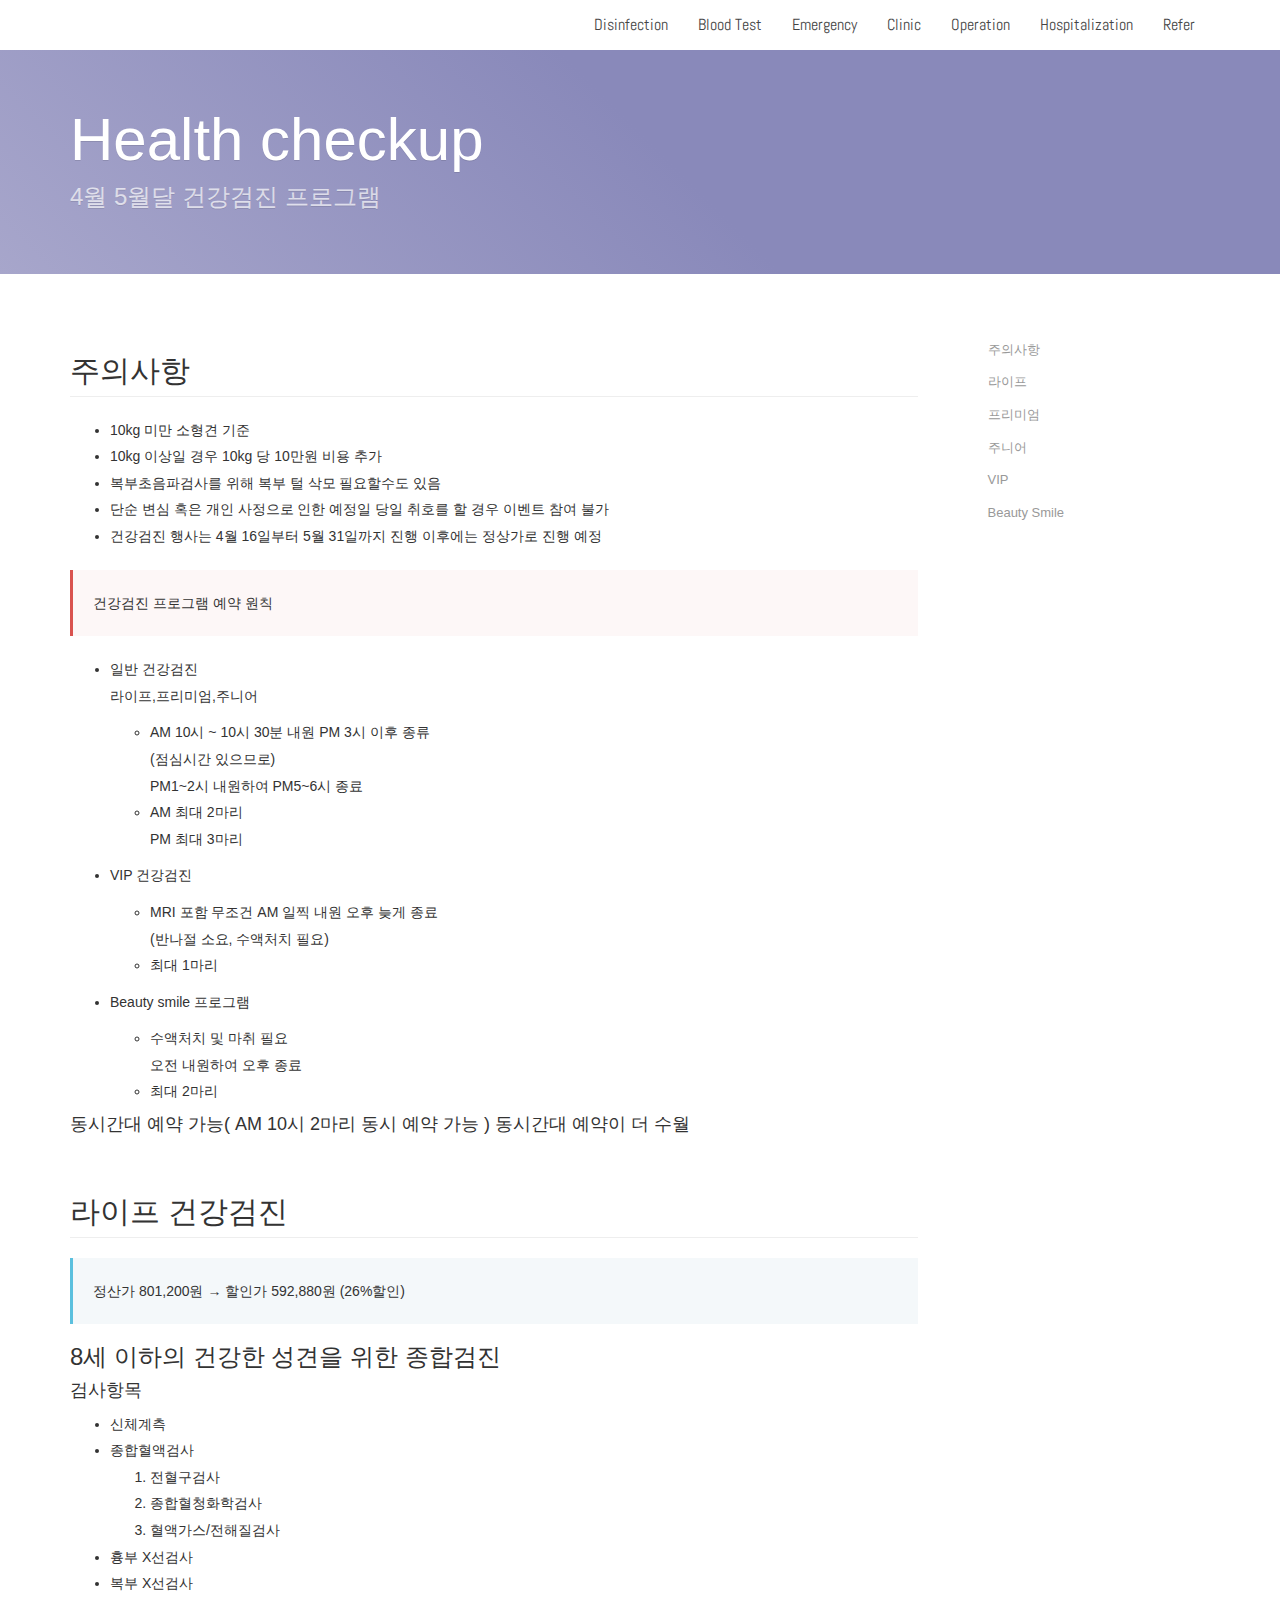
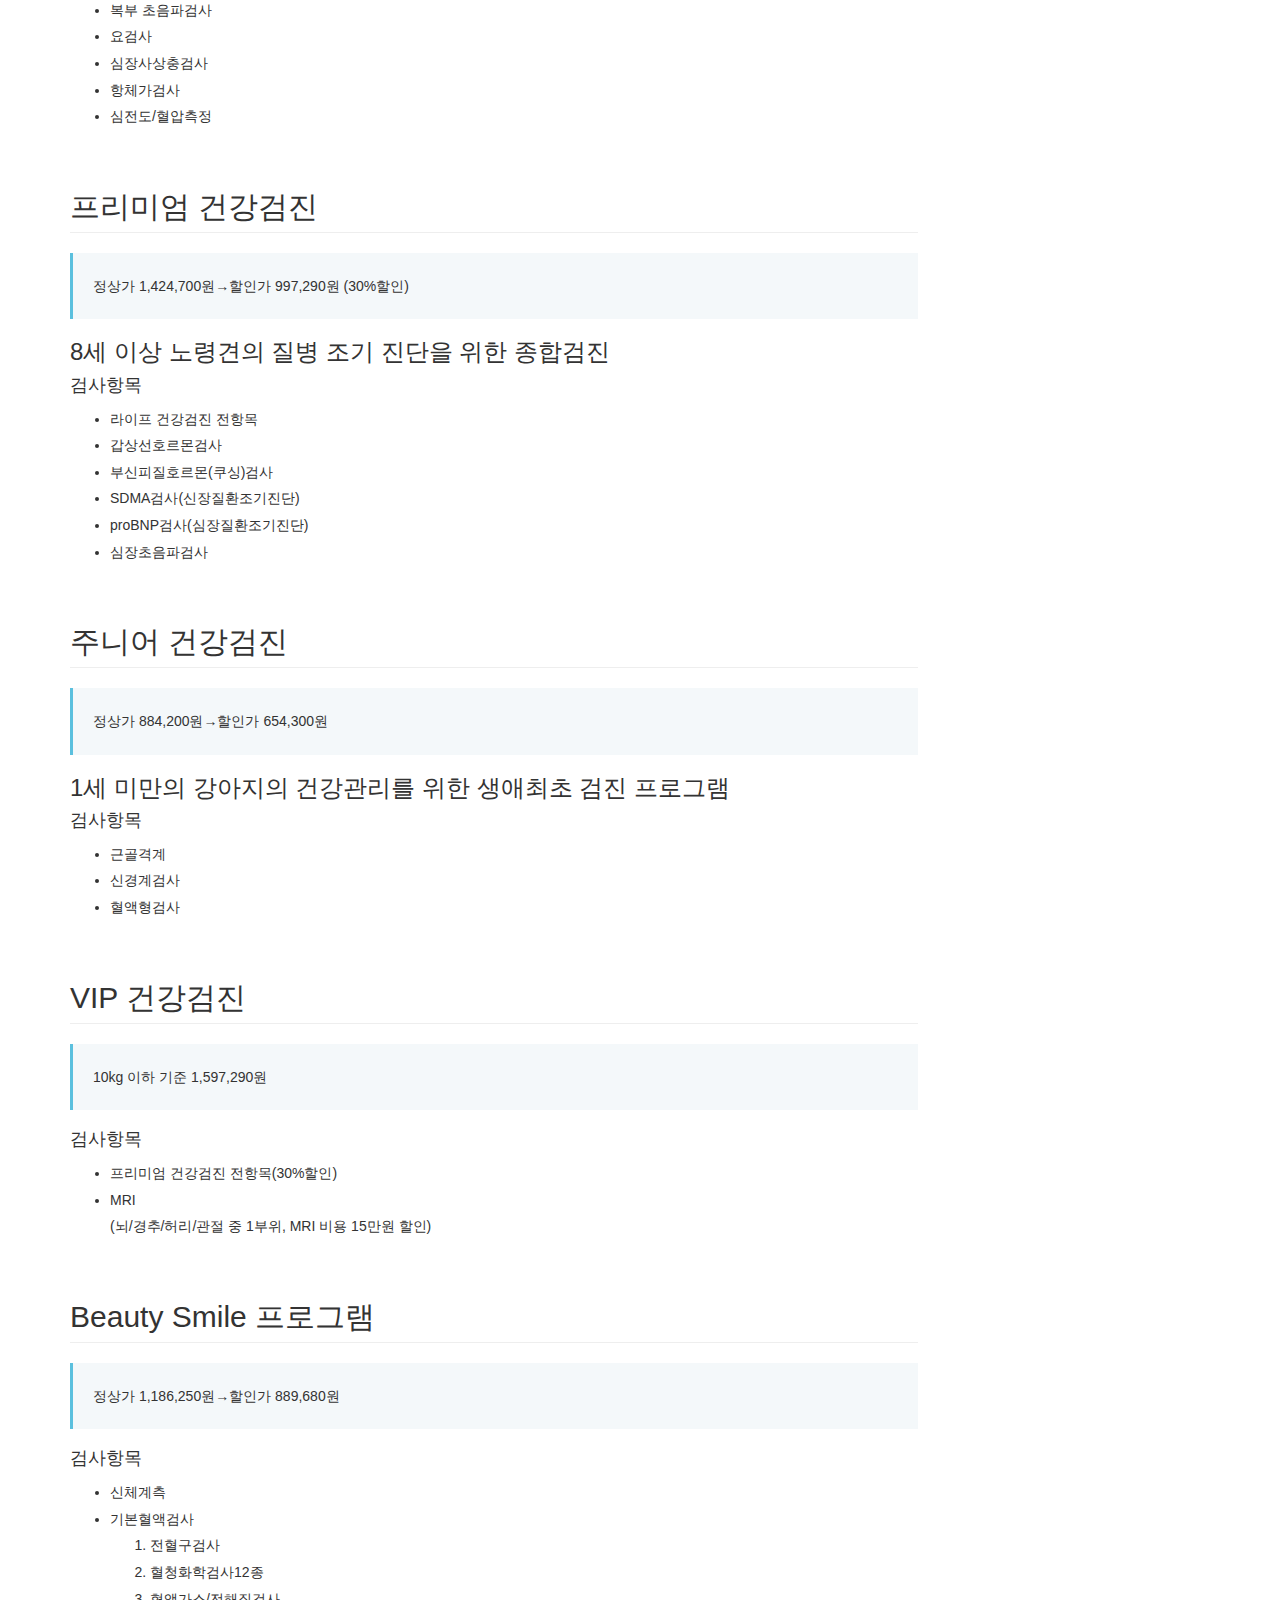
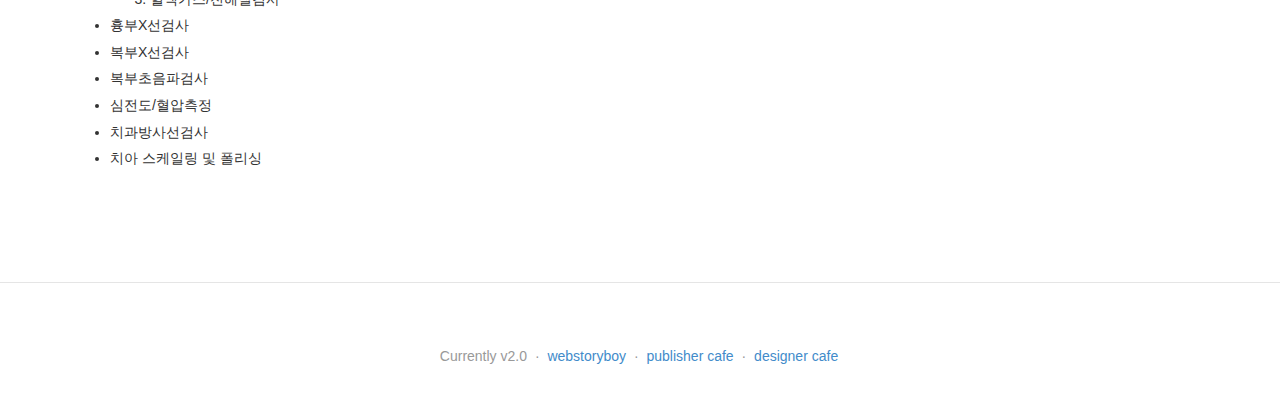
<file: File/health checkup/index.html>
<!DOCTYPE html>
<html lang="ko">

<head>
    <meta charset="UTF-8">
    <meta http-equiv="X-UA-Compatible" content="IE=edge">
    <meta name="viewport" content="width=device-width, initial-scale=1.0">
    <title>Health checkup</title>

    <!-- Bootstrap core CSS -->
    <link href="../../css/bootstrap.css" rel="stylesheet">
    <link href="../../css/docs.min.css" rel="stylesheet">
    <link href="../../css/prism.css" rel="stylesheet">


    <!-- 웹 폰트 -->
    <link href="https://fonts.googleapis.com/css?family=Nanum+Gothic" rel="stylesheet">
    <link href="https://fonts.googleapis.com/css?family=Nanum+Brush+Script" rel="stylesheet">
    <link href="https://fonts.googleapis.com/css?family=Abel" rel="stylesheet">
    <link href="https://fonts.googleapis.com/css?family=Gaegu&display=swap" rel="stylesheet">
    <link href="https://fonts.googleapis.com/css?family=Fredoka+One&display=swap" rel="stylesheet">


</head>

<body>
    <a class="sr-only" href="#content">Skip to main content</a>

    <header class="navbar navbar-inverse navbar-static-top bs-docs-nav" role="banner">
        <div class="container">
            <div class="navbar-header">
                <button class="navbar-toggle" type="button" data-toggle="collapse" data-target=".bs-navbar-collapse">
                    <span class="sr-only">Toggle navigation</span>
                    <span class="icon-bar"></span>
                    <span class="icon-bar"></span>
                    <span class="icon-bar"></span>
                </button>
            </div>
            <nav class="collapse navbar-collapse bs-navbar-collapse pull-right" role="navigation">
                <ul class="nav navbar-nav">
                    <li><a href="../Disinfection/index.html">Disinfection</a></li>
                    <li><a href="../blood test/index.html">Blood Test</a></li>
                    <li><a href="../Emergency/index.html">Emergency</a></li>
                    <li><a href="../Clinic/index.html">Clinic</a></li>
                    <li><a href="../Operation/index.html">Operation</a></li>
                    <li><a href="../Hospitalization/index.html">Hospitalization</a></li>
                    <li><a href="../refer/index.html">Refer</a></li>
                </ul>
            </nav>
        </div>
    </header>

    <div class="bs-header bgs1" id="content">
        <div class="container">
            <h1>Health checkup</h1>
            <p>4월 5월달 건강검진 프로그램</p>
        </div>
    </div>

    <div class="container bs-docs-container">
        <div class="row">

            <div class="col-md-9" role="main">



                <!-- Intro0 -->
                <div class="bs-docs-section">
                    <h2 id="intro0" class="page-header">주의사항</h2>
                    <ul>
                        <li>10kg 미만 소형견 기준</li>
                        <li>10kg 이상일 경우 10kg 당 10만원 비용 추가</li>
                        <li>복부초음파검사를 위해 복부 털 삭모 필요할수도 있음</li>
                        <li>단순 변심 혹은 개인 사정으로 인한 예정일 당일 취호를 할 경우 이벤트 참여 불가</li>
                        <li>건강검진 행사는 4월 16일부터 5월 31일까지 진행 이후에는 정상가로 진행 예정</li>
                    </ul>

                    <p class="bs-callout bs-callout-danger">건강검진 프로그램 예약 원칙</p>
                    <ul>
                        <li>일반 건강검진
                            <p>라이프,프리미엄,주니어
                                <ul>
                                    <li>AM 10시 ~ 10시 30분 내원 PM 3시 이후 종류</br>
                                        (점심시간 있으므로)</br>
                                        PM1~2시 내원하여 PM5~6시 종료
                                    </li>
                                    <li>AM 최대 2마리</br>
                                        PM 최대 3마리
                                    </li>
                                </ul>
                            </p>
                        </li>
                        <li>VIP 건강검진
                            <p>
                                <ul>
                                    <li>MRI 포함 무조건 AM 일찍 내원 오후 늦게 종료</br>
                                        (반나절 소요, 수액처치 필요)
                                    </li>
                                    <li>최대 1마리</li>
                                </ul> 
                            </p>
                        </li>
                        <li>Beauty smile 프로그램
                            <p>
                                <ul>
                                    <li>수액처치 및 마취 필요</br>
                                        오전 내원하여 오후 종료
                                        </li>
                                        <li>최대 2마리</li>
                                </ul>
                            </p>
                        </li>
                    </ul>
                    <h4>동시간대 예약 가능( AM 10시 2마리 동시 예약 가능 ) 동시간대 예약이 더 수월</h4>
                </div>
                <!-- //Intro0 -->

                <!-- Intro1 -->
                <div class="bs-docs-section">
                    <h2 id="intro1" class="page-header">라이프 건강검진</h2>
                    <p class="bs-callout bs-callout-info">정산가 801,200원 → 할인가 592,880원 (26%할인)</p>
                    <h3>8세 이하의 건강한 성견을 위한 종합검진</h3>
                    <p>
                        <h4>검사항목</h4>
                        <ul>
                            <li>신체계측</li>
                            <li>종합혈액검사
                                <ol>
                                    <li>전혈구검사</li>
                                    <li>종합혈청화학검사</li>
                                    <li>혈액가스/전해질검사</li>
                                </ol>
                            </li>
                            <li>흉부 X선검사</li>
                            <li>복부 X선검사</li>
                            <li>복부 초음파검사</li>
                            <li>요검사</li>
                            <li>심장사상충검사</li>
                            <li>항체가검사</li>
                            <li>심전도/혈압측정</li>
                        </ul>
                    </p>

                </div>
                <!-- //Intro1 -->

                <!-- Intro2 -->
                <div class="bs-docs-section">
                    <h2 id="intro2" class="page-header">프리미엄 건강검진</h2>
                    <p class="bs-callout bs-callout-info">정상가 1,424,700원→할인가 997,290원 (30%할인)</p>
                    <h3>8세 이상 노령견의 질병 조기 진단을 위한 종합검진</h3>
                    <p>
                        <h4>검사항목</h4>
                        <ul>
                            <li>라이프 건강검진 전항목</li>
                            <li>갑상선호르몬검사</li>
                            <li>부신피질호르몬(쿠싱)검사</li>
                            <li>SDMA검사(신장질환조기진단)</li>
                            <li>proBNP검사(심장질환조기진단)</li>
                            <li>심장초음파검사</li>
                        </ul>
                    </p>

                </div>
                <!-- //Intro2 -->


                <!-- Intro3 -->
                <div class="bs-docs-section">
                    <h2 id="intro3" class="page-header">주니어 건강검진</h2>
                    <p class="bs-callout bs-callout-info">정상가 884,200원→할인가 654,300원</p>
                    <h3>1세 미만의 강아지의 건강관리를 위한 생애최초 검진 프로그램
                    </h3>
                    <p>
                        <h4>검사항목</h4>
                        <ul>
                            <li>근골격계</li>
                            <li>신경계검사</li>
                            <li>혈액형검사</li>
                        </ul>
                    </p>

                </div>
                <!-- //Intro3 -->

                
                <!-- Intro4 -->
                <div class="bs-docs-section">
                    <h2 id="intro4" class="page-header">VIP 건강검진</h2>
                    <p class="bs-callout bs-callout-info">10kg 이하 기준 1,597,290원</p>
                    <p>
                        <h4>검사항목</h4>
                        <ul>
                            <li>프리미엄 건강검진 전항목(30%할인)</li>
                            <li>MRI</br>
                                (뇌/경추/허리/관절 중 1부위, MRI 비용 15만원 할인)
                            </li>
                        </ul>
                    </p>

                </div>
                <!-- //Intro4 -->

                <!-- Intro5 -->
                <div class="bs-docs-section">
                    <h2 id="intro5" class="page-header">Beauty Smile 프로그램</h2>
                    <p class="bs-callout bs-callout-info">정상가 1,186,250원→할인가 889,680원</p>
                    <h3></h3>
                    <p>
                        <h4>검사항목</h4>
                        <ul>
                            <li>신체계측</li>
                            <li>기본혈액검사
                                <ol>
                                    <li>전혈구검사</li>
                                    <li>혈청화학검사12종</li>
                                    <li>혈액가스/전해질검사</li>
                                </ol>
                            </li>
                            <li>흉부X선검사</li>
                            <li>복부X선검사</li>
                            <li>복부초음파검사</li>
                            <li>심전도/혈압측정</li>
                            <li>치과방사선검사</li>
                            <li>치아 스케일링 및 폴리싱</li>
                        </ul>
                    </p>
                </div>
                <!-- //Intro5 -->








            </div>
            <!-- //col-md-9 -->


            <!-- //col-md-3 -->
            <div class="col-md-3">
                <div class="bs-sidebar hidden-print" role="complementary">
                    <ul class="nav bs-sidenav">
                        <li><a href="#intro0">주의사항</a></li>
                        <li><a href="#intro1">라이프</a></li>
                        <li><a href="#intro2">프리미엄</a></li>
                        <li><a href="#intro3">주니어</a></li>
                        <li><a href="#intro4">VIP</a></li>
                        <li><a href="#intro5">Beauty Smile</a></li>
                    </ul>
                </div>
            </div>
            <!--//col-md-3 -->
        </div>
        <!-- //row -->
    </div>
    <!-- //container -->


    <!-- Footer -->
    <footer class="bs-footer" role="contentinfo">
        <div class="container">
            <ul class="footer-links muted">
                <li>Currently v2.0</li>
                <li>&middot;</li>
                <li><a href="https://webstoryboy.github.io/w9/html/">webstoryboy</a></li>
                <li>&middot;</li>
                <li><a href="http://cafe.naver.com/crossbrowsing" target="_blank">publisher cafe</a></li>
                <li>&middot;</li>
                <li><a href="http://cafe.daum.net/flairdesignlink" target="_blank">designer cafe</a></li>
            </ul>
        </div>
    </footer>
    <!-- //Footer -->


    <!-- Bootstrap core JavaScript -->
    <script src="../../js/jquery-1.9.1.min.js"></script>
    <script src="../../js/bootstrap.min.js"></script>
    <script src="../../js/docs.min.js"></script>
    <script src="../../js/prism.js"></script>
</body>

</html>
</file>
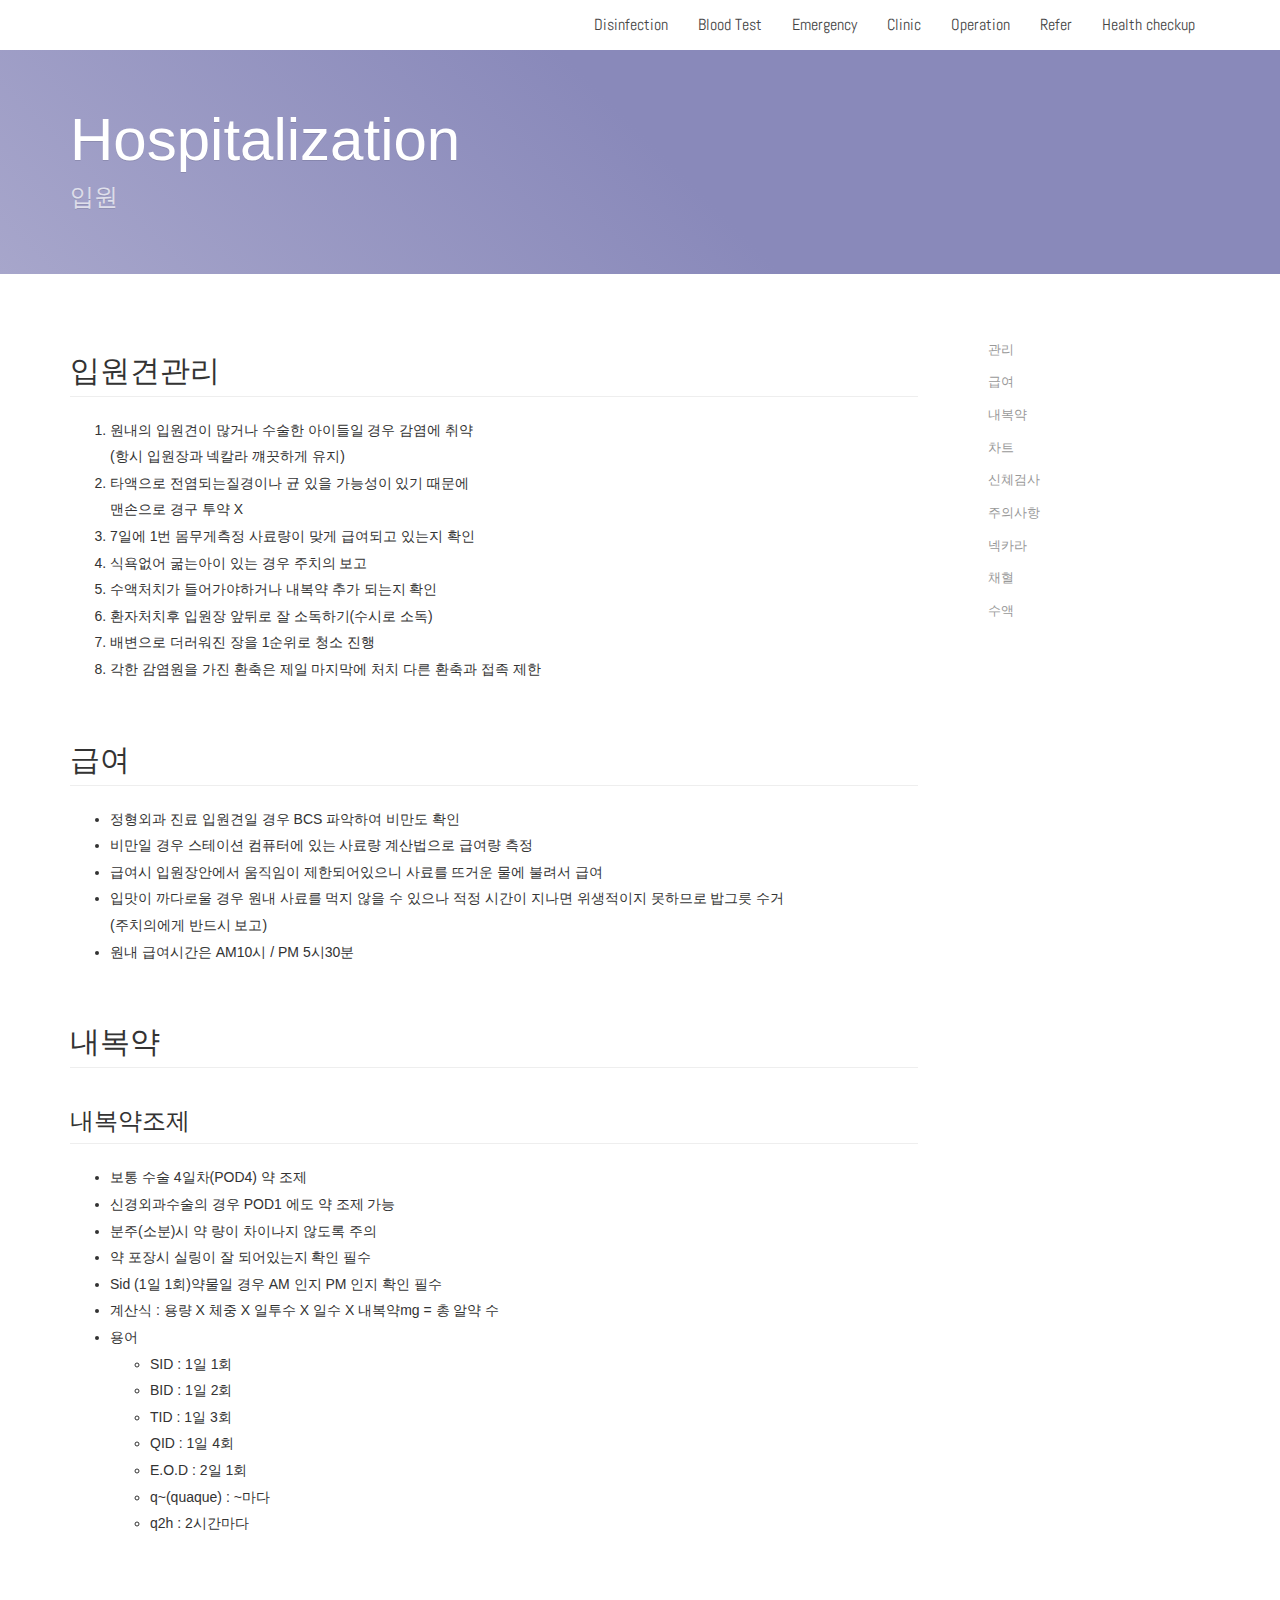
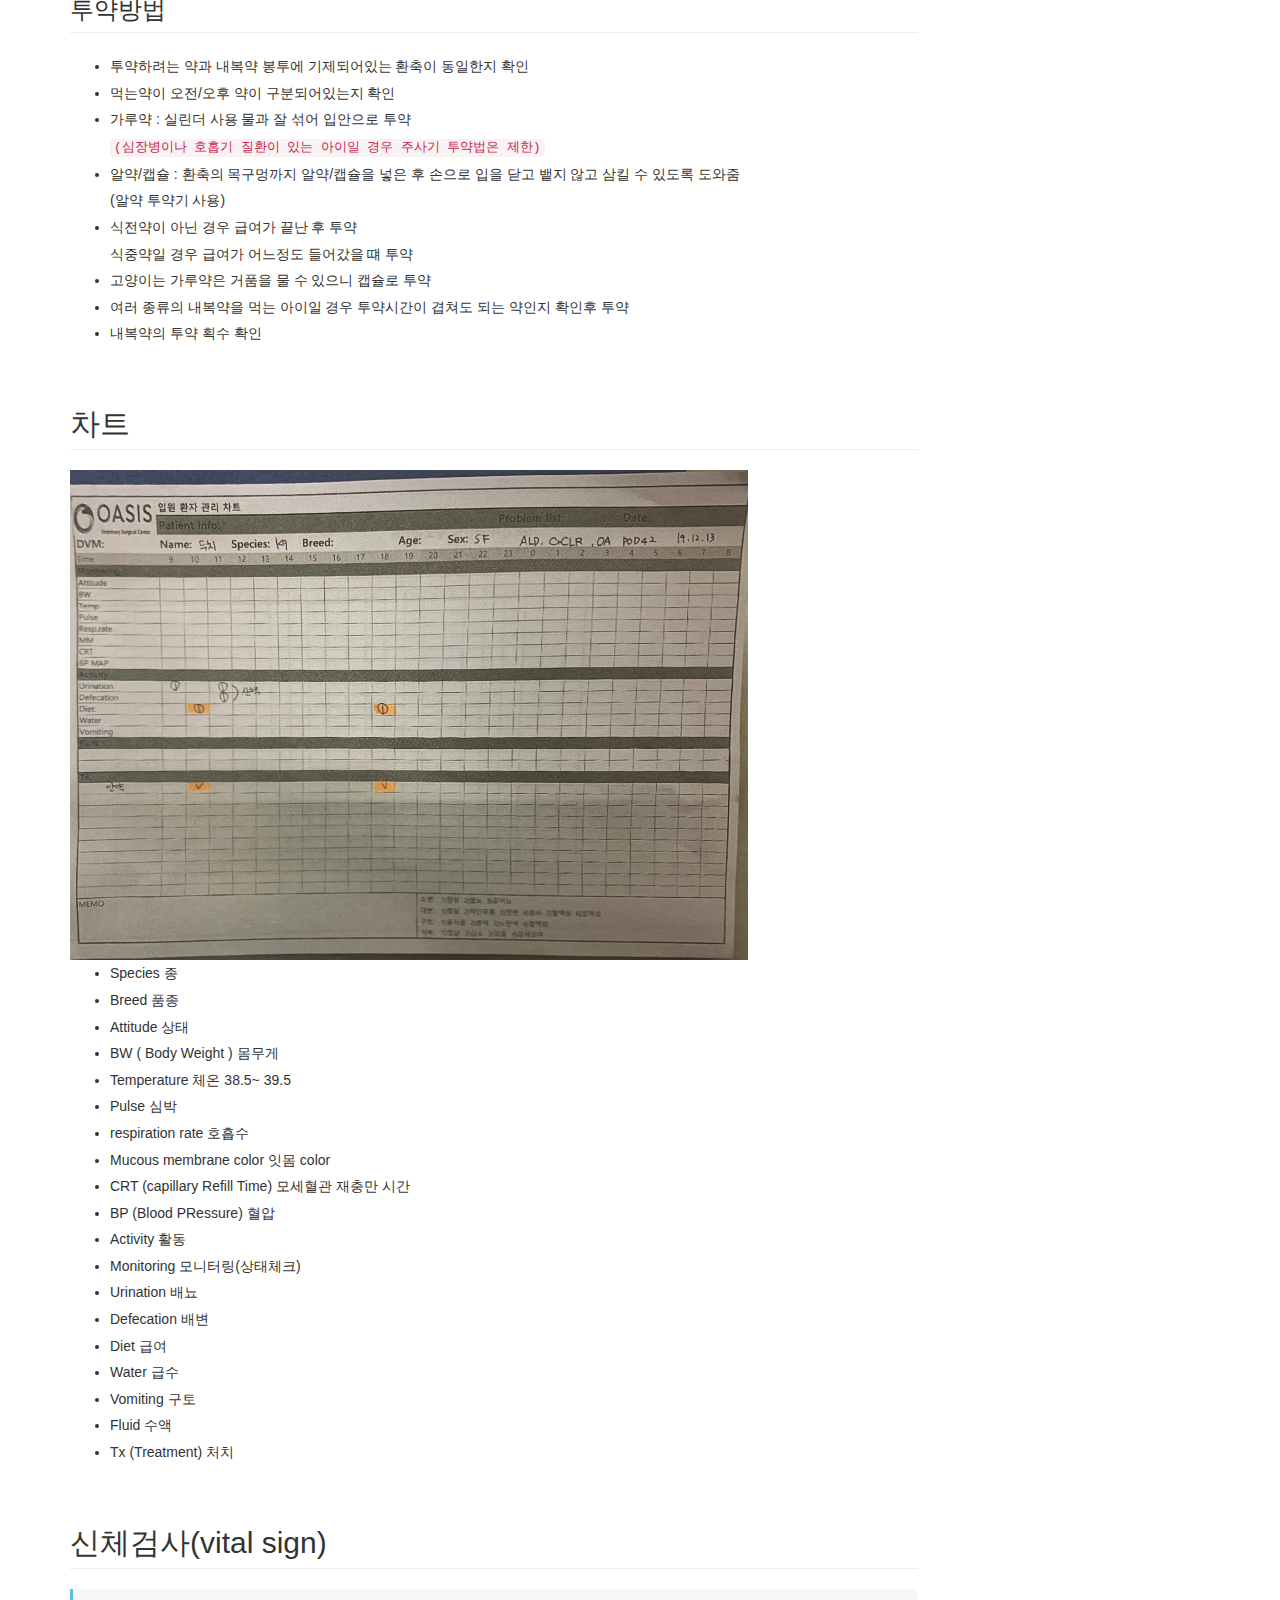
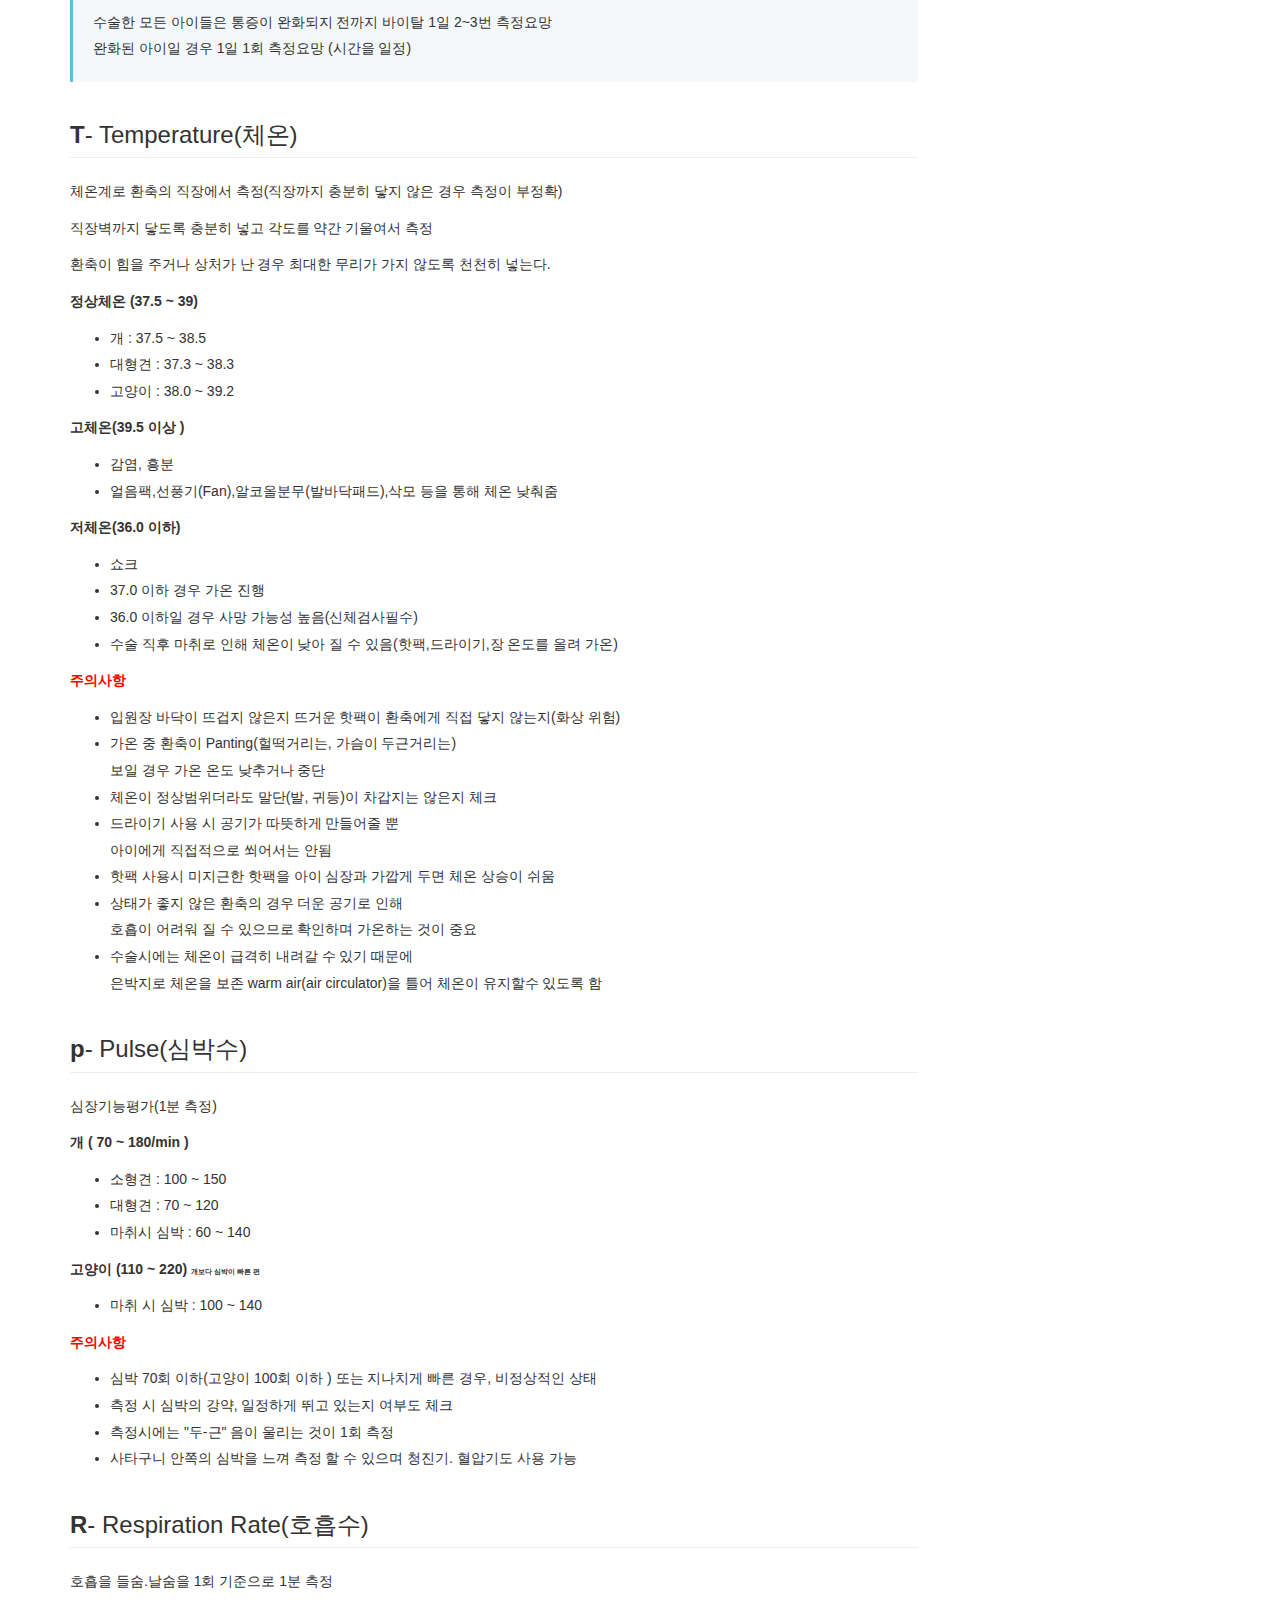
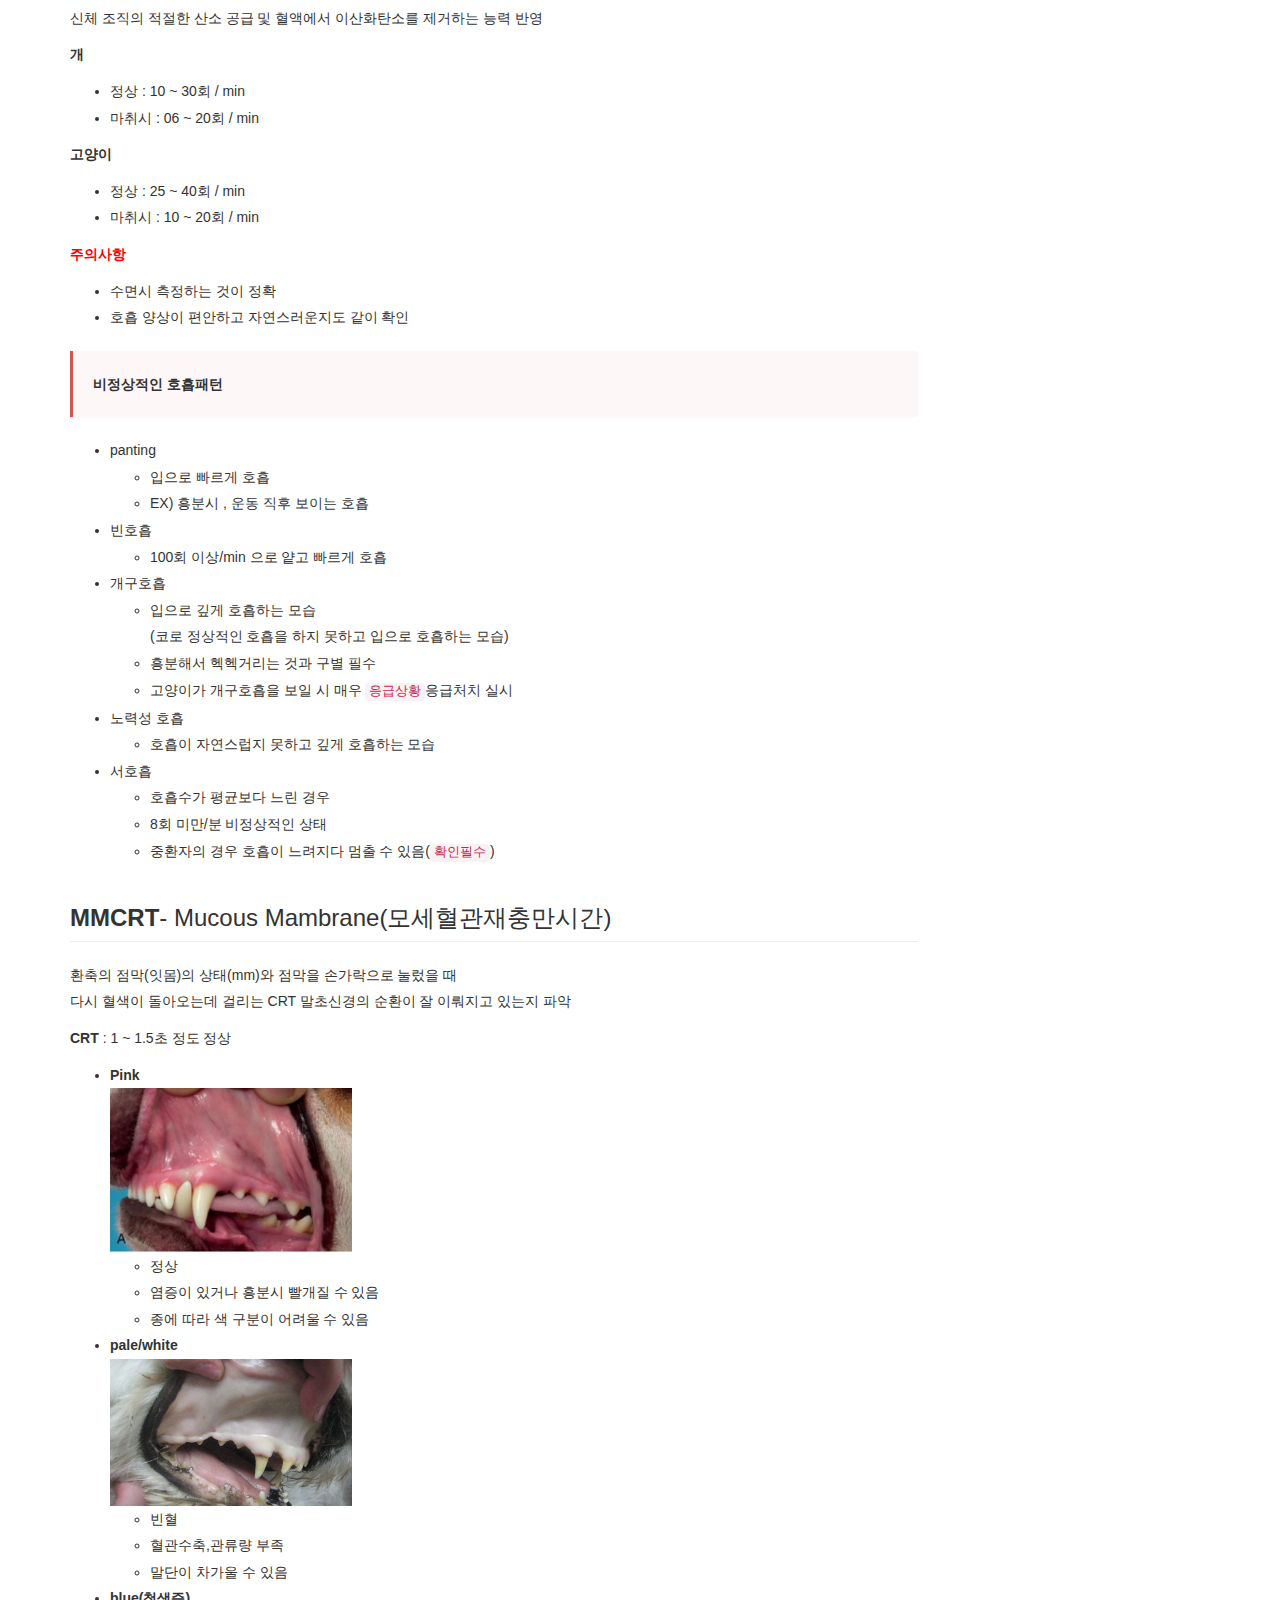
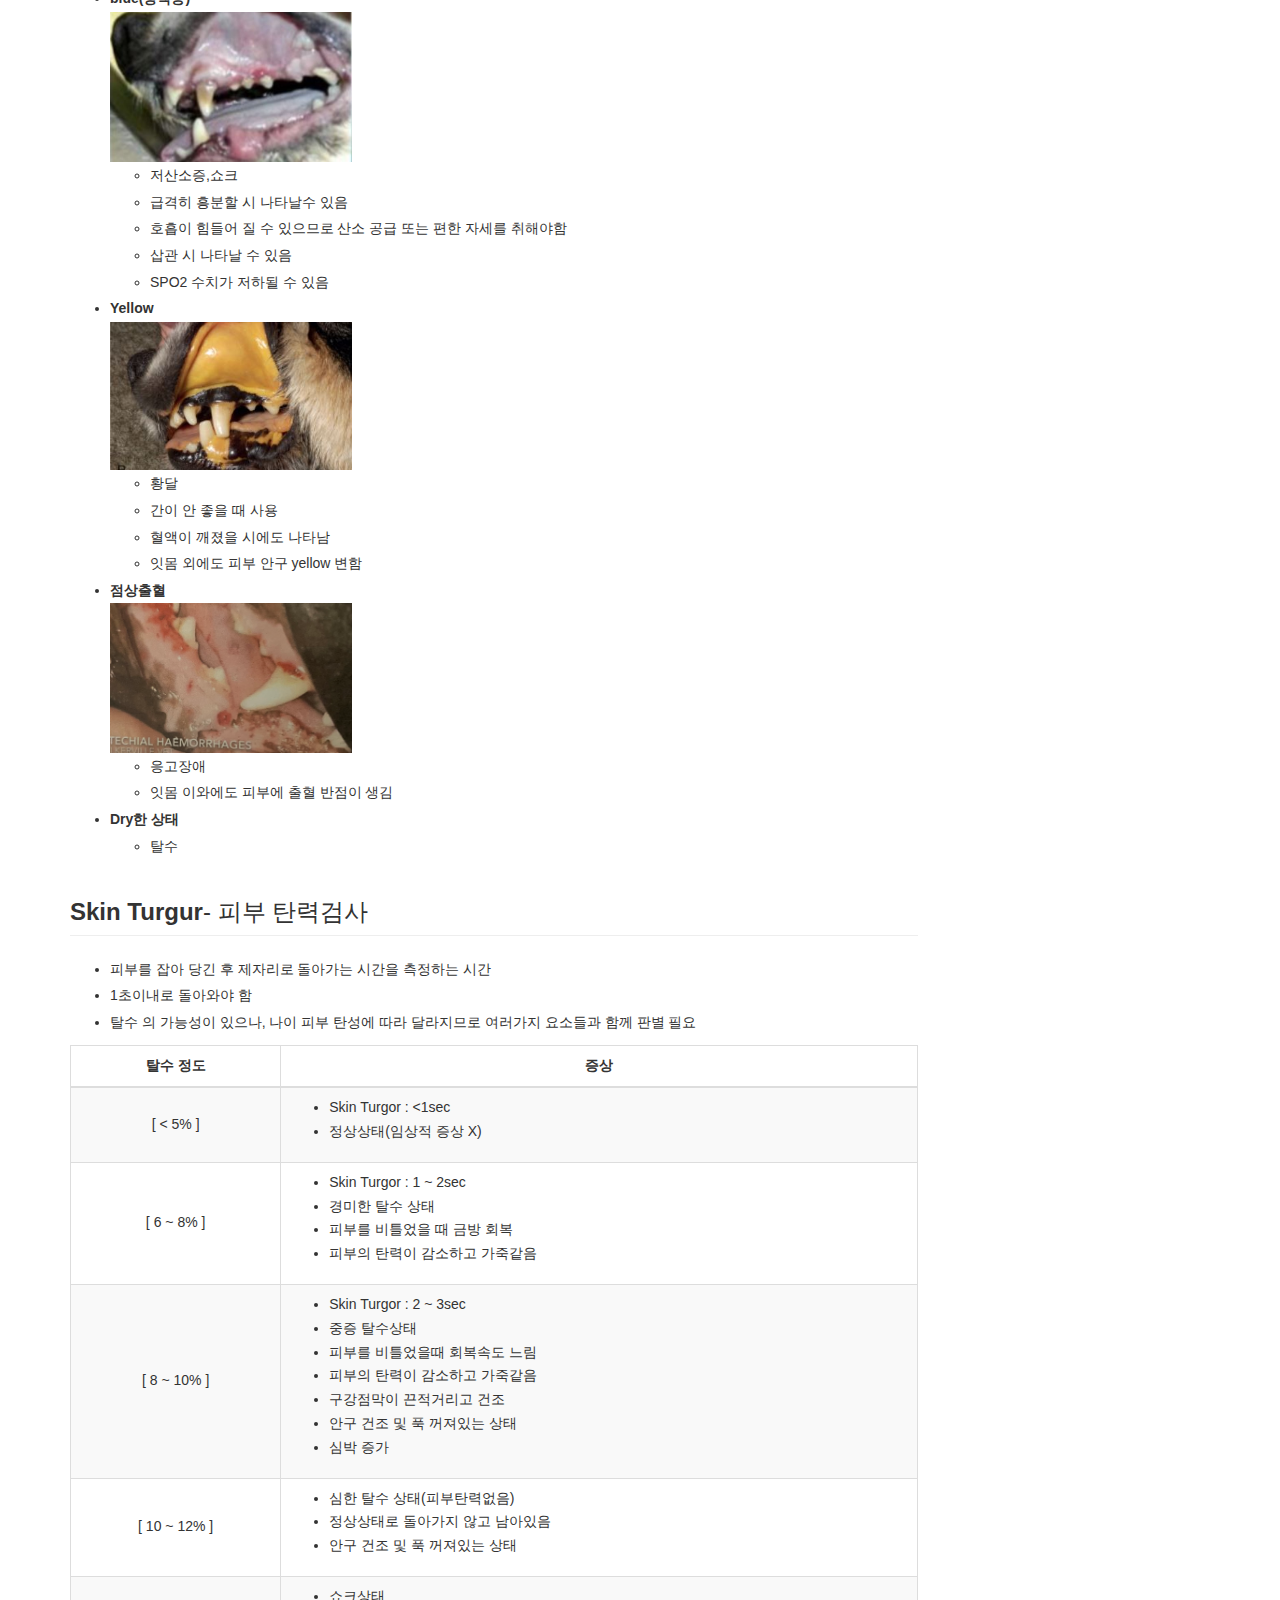
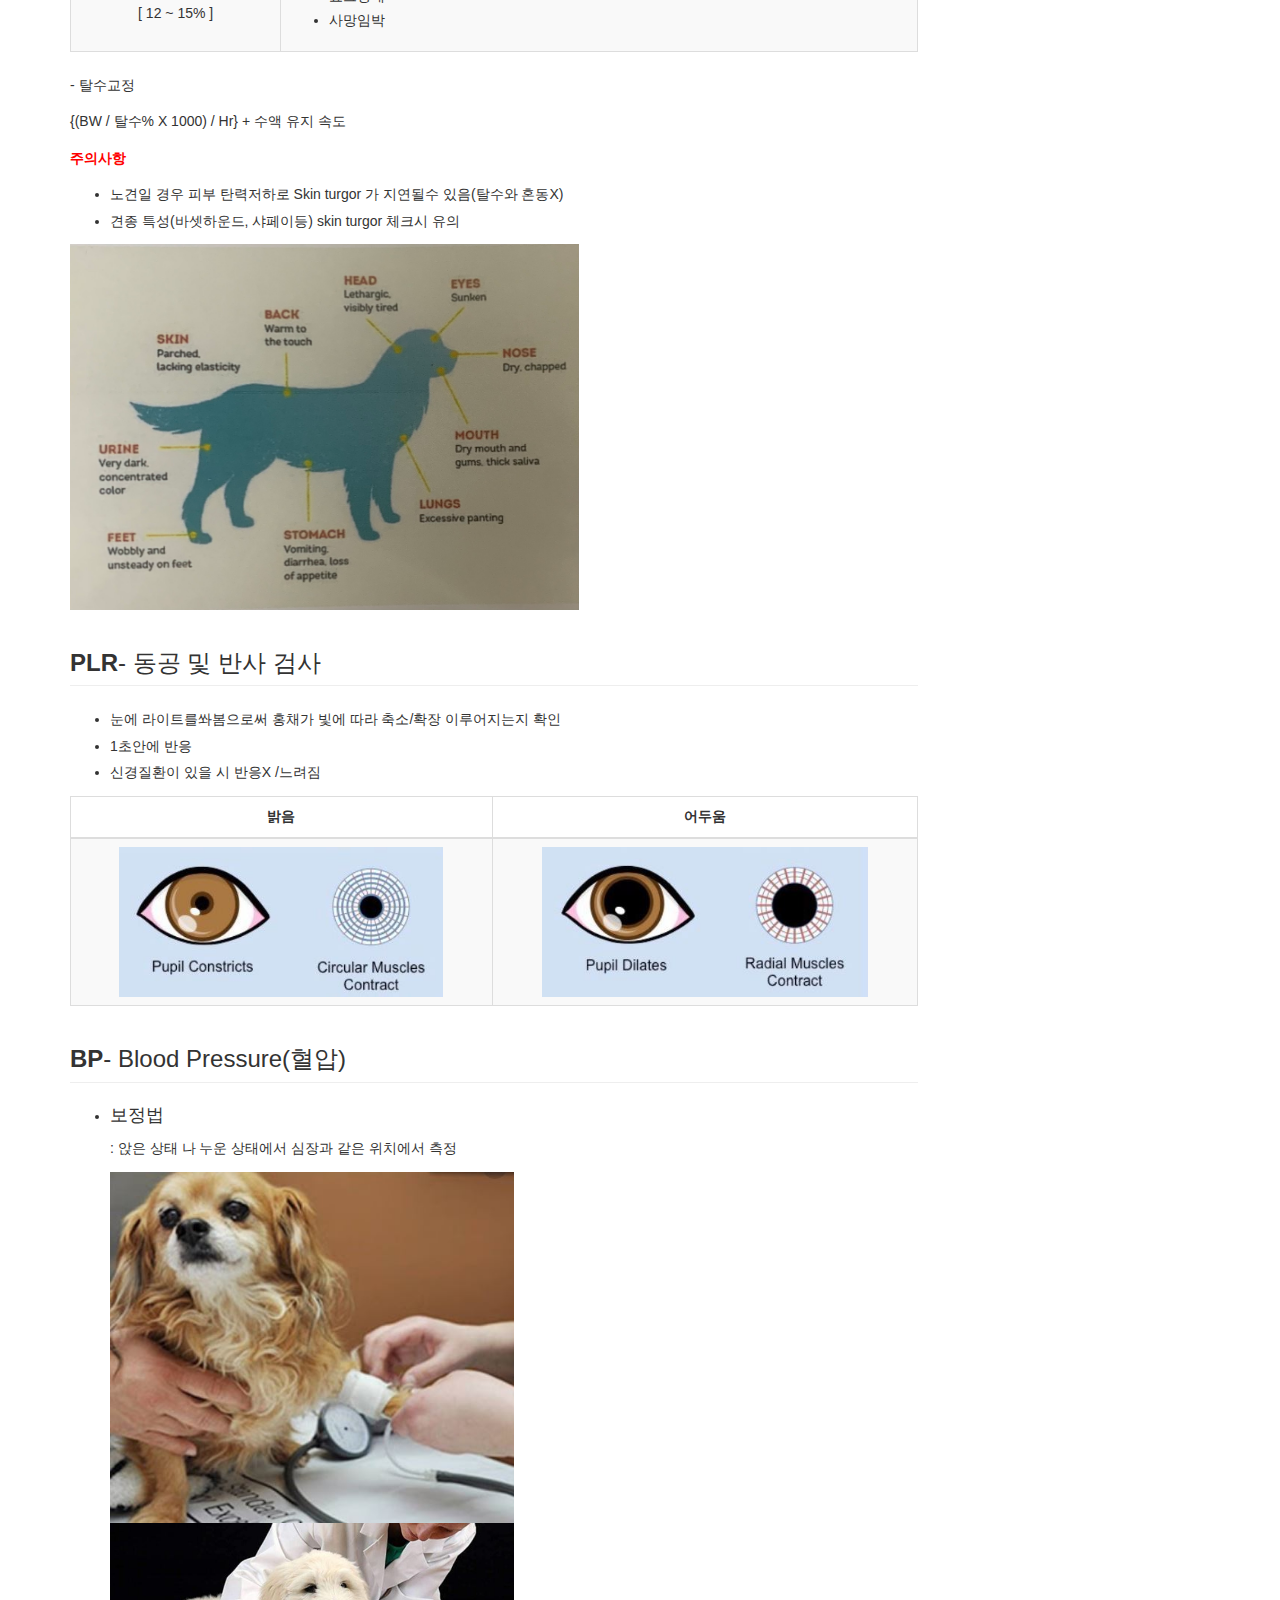
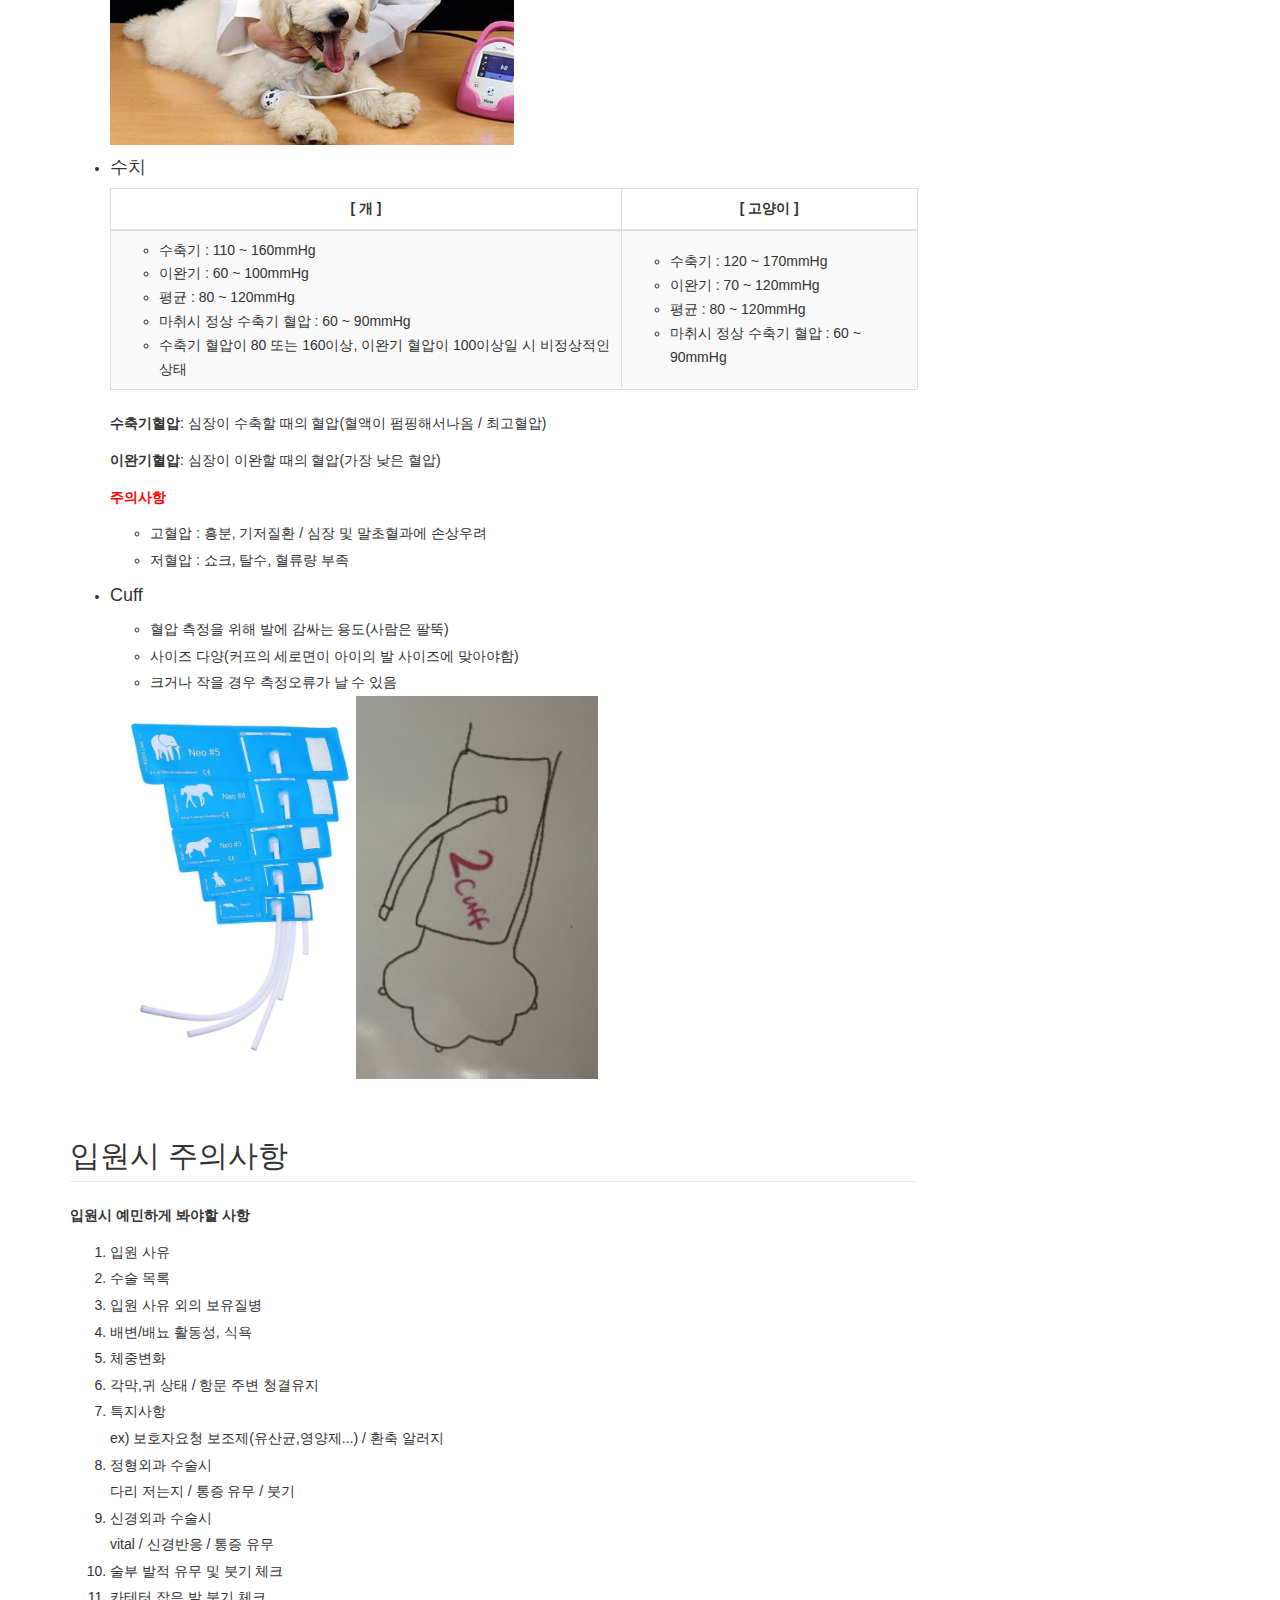
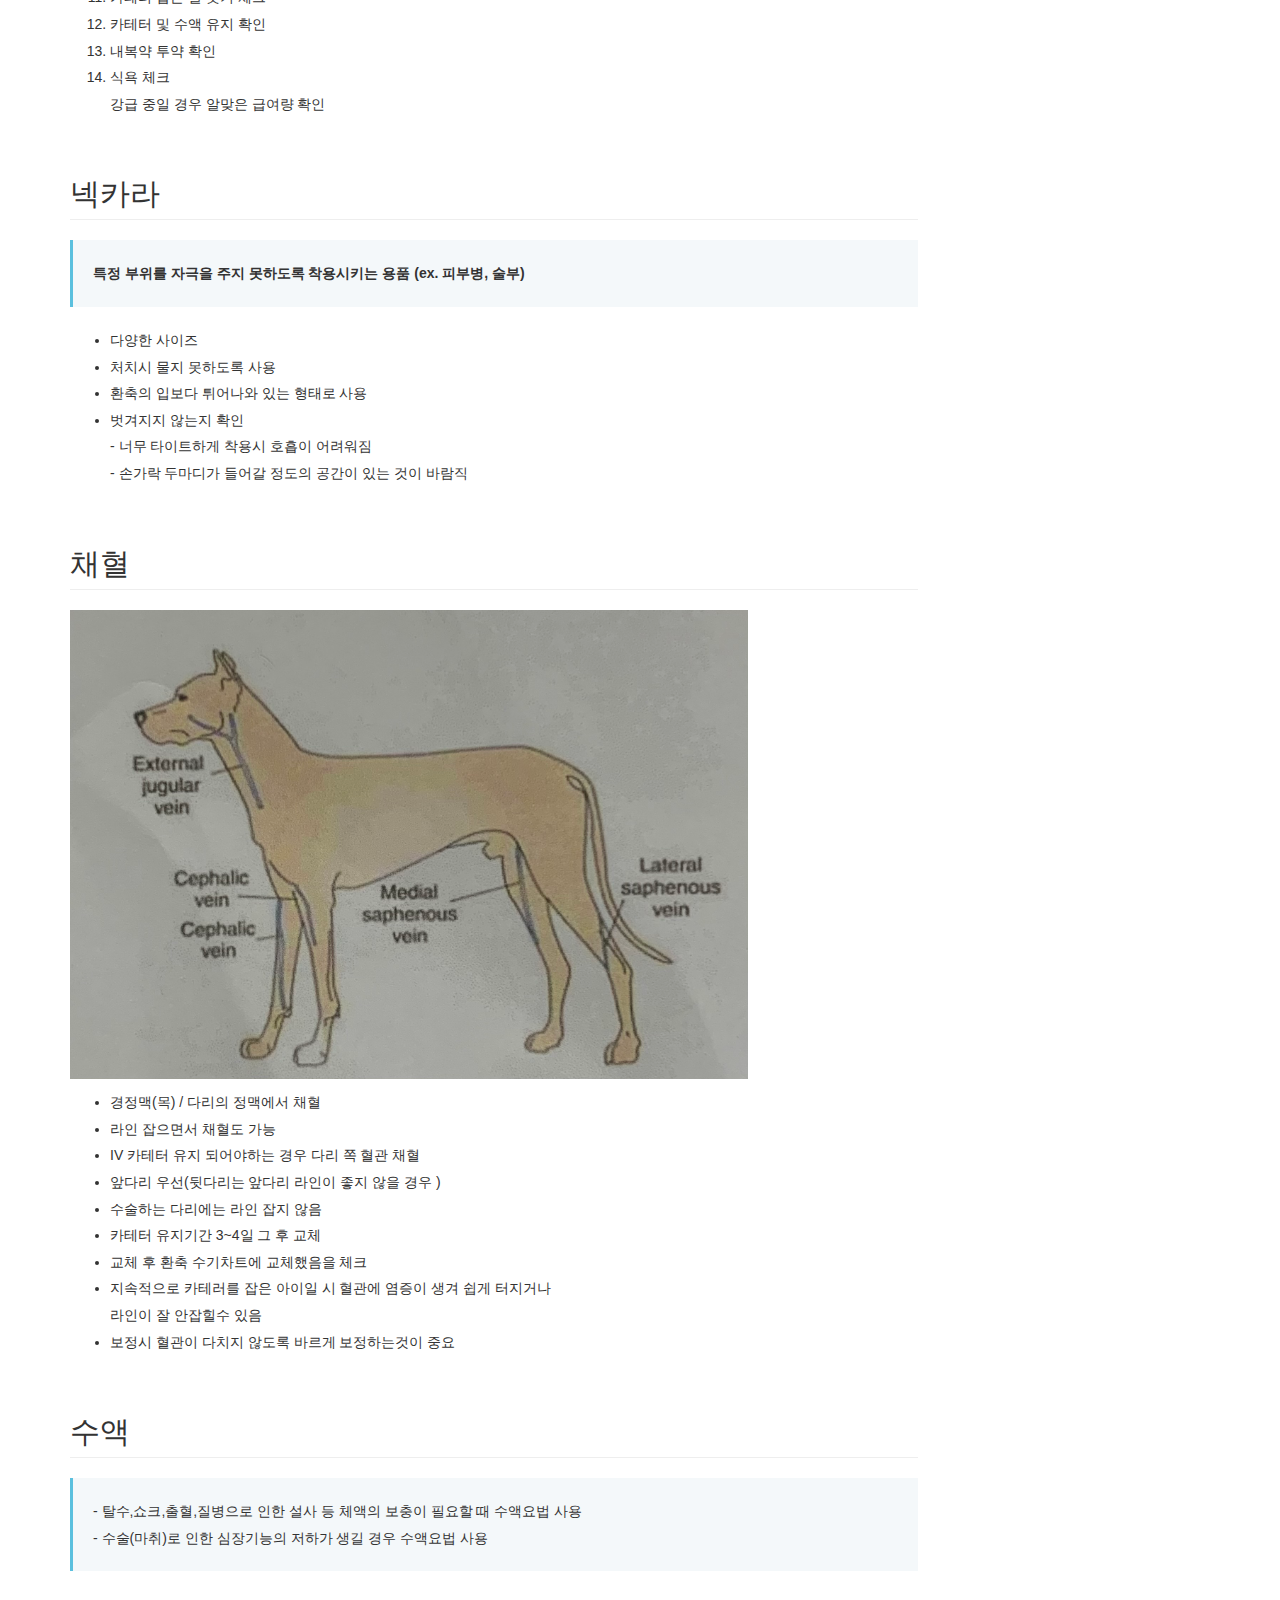
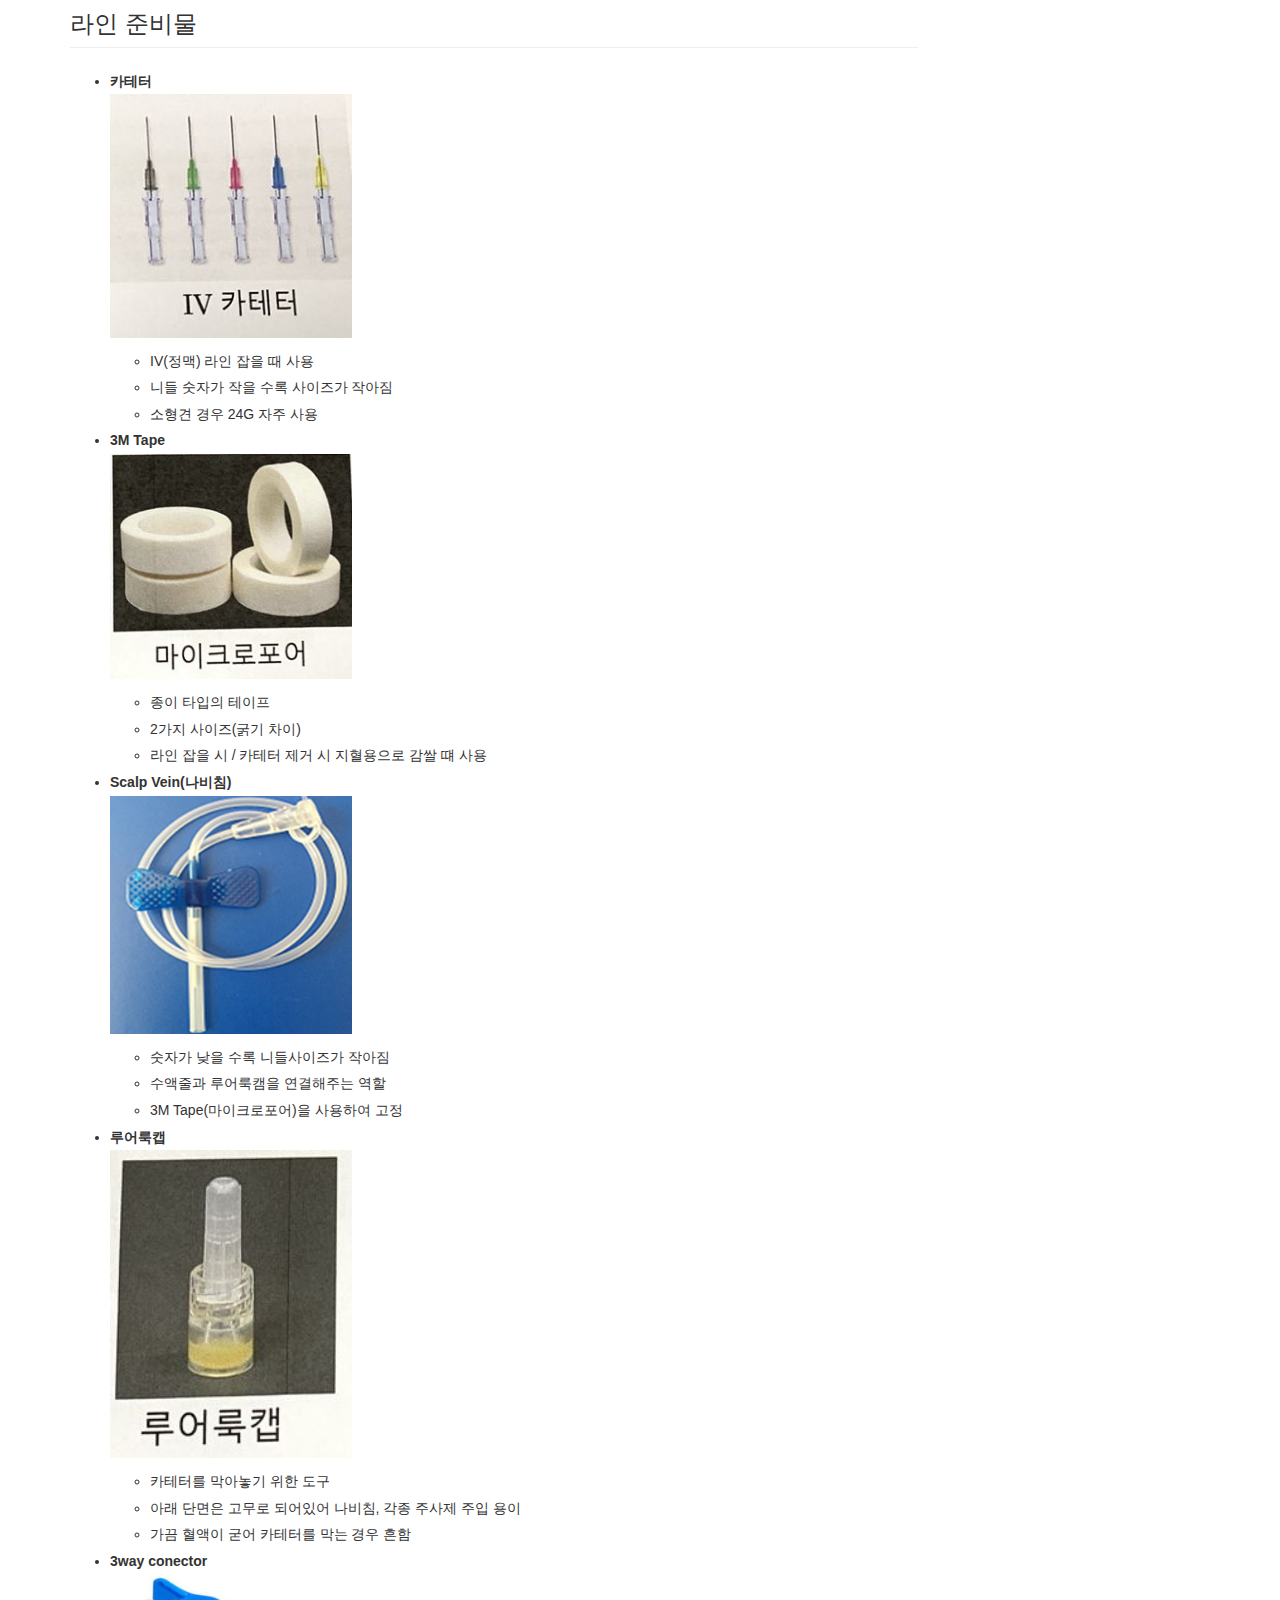
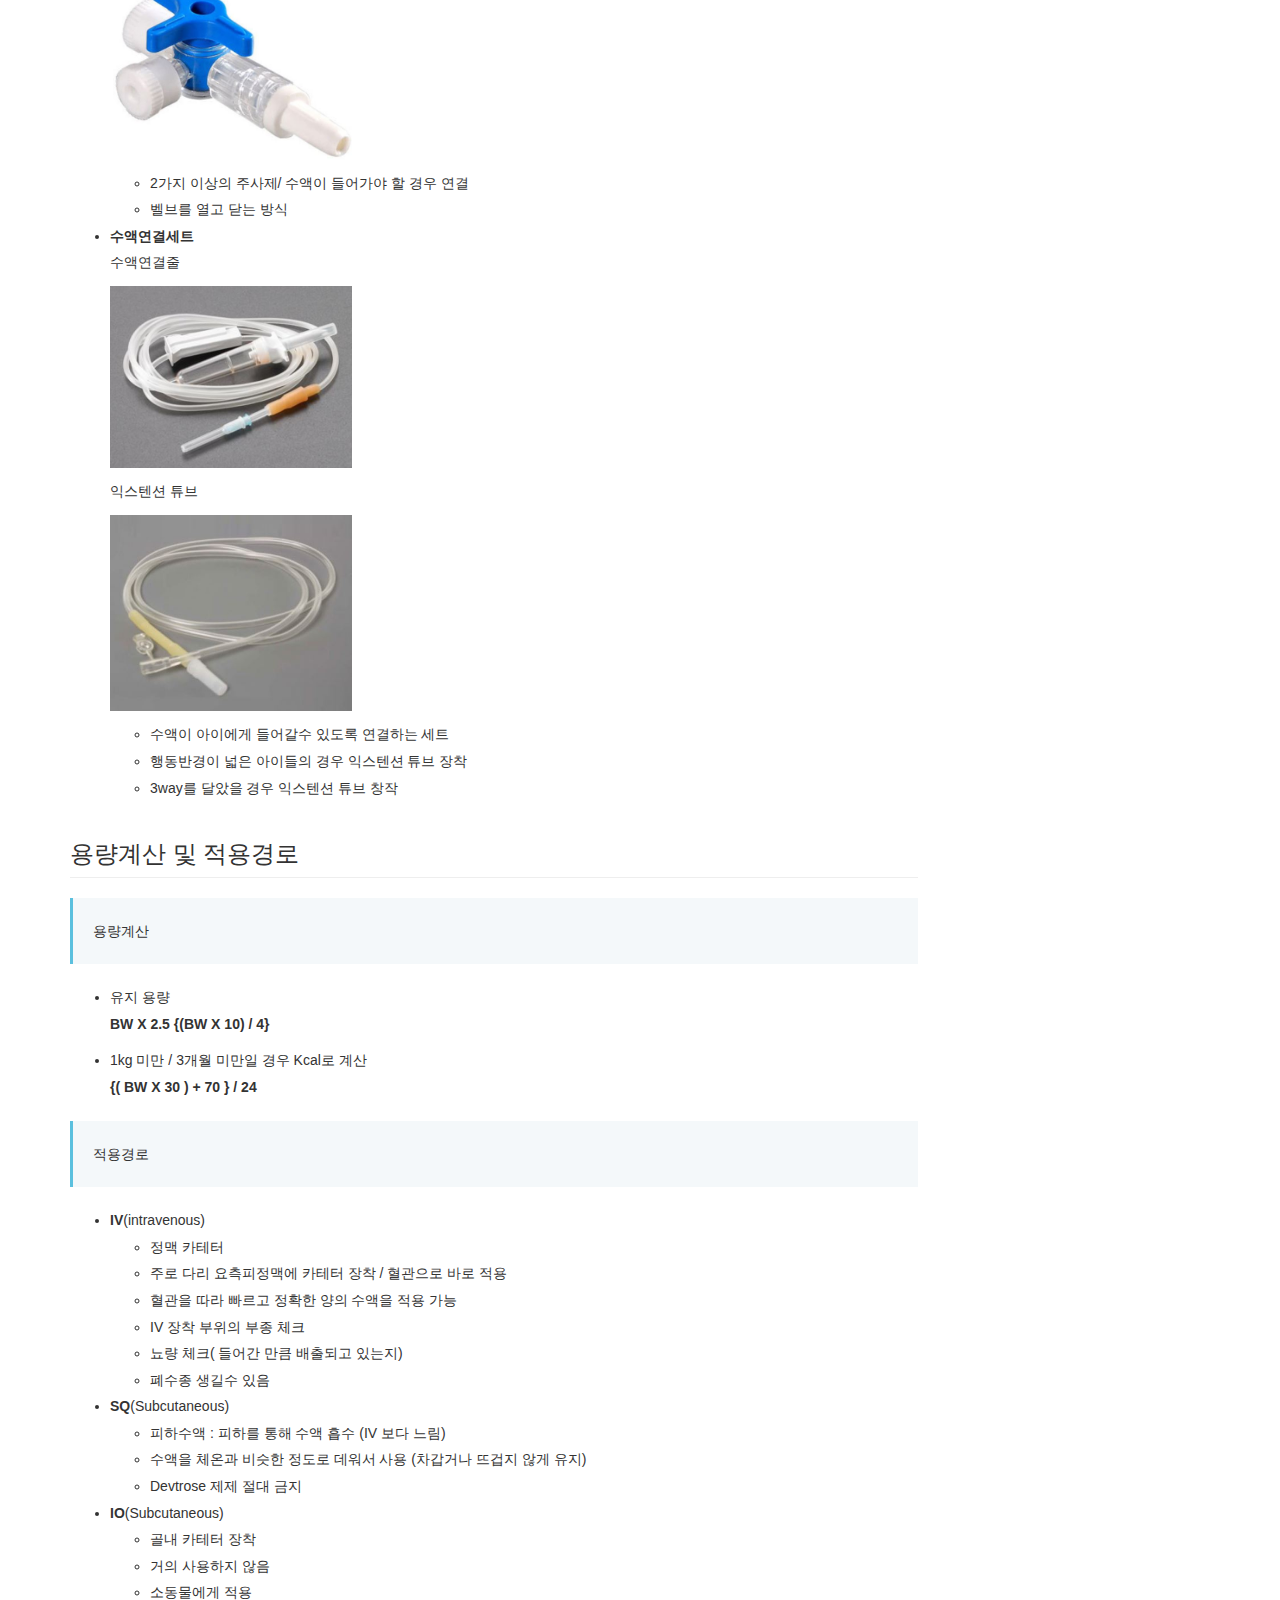
<file: File/Hospitalization/index.html>
<!DOCTYPE html>
<html lang="ko">

<head>
    <meta charset="UTF-8">
    <meta http-equiv="X-UA-Compatible" content="IE=edge">
    <meta name="viewport" content="width=device-width, initial-scale=1.0">
    <title>HOSPITALIZATION</title>

    <!-- Bootstrap core CSS -->
    <link href="../../css/bootstrap.css" rel="stylesheet">
    <link href="../../css/docs.min.css" rel="stylesheet">
    <link href="../../css/prism.css" rel="stylesheet">


    <!-- 웹 폰트 -->
    <link href="https://fonts.googleapis.com/css?family=Nanum+Gothic" rel="stylesheet">
    <link href="https://fonts.googleapis.com/css?family=Nanum+Brush+Script" rel="stylesheet">
    <link href="https://fonts.googleapis.com/css?family=Abel" rel="stylesheet">
    <link href="https://fonts.googleapis.com/css?family=Gaegu&display=swap" rel="stylesheet">
    <link href="https://fonts.googleapis.com/css?family=Fredoka+One&display=swap" rel="stylesheet">


</head>

<body>
    <a class="sr-only" href="#content">Skip to main content</a>

    <header class="navbar navbar-inverse navbar-static-top bs-docs-nav" role="banner">
        <div class="container">
            <div class="navbar-header">
                <button class="navbar-toggle" type="button" data-toggle="collapse" data-target=".bs-navbar-collapse">
                    <span class="sr-only">Toggle navigation</span>
                    <span class="icon-bar"></span>
                    <span class="icon-bar"></span>
                    <span class="icon-bar"></span>
                </button>
            </div>
            <nav class="collapse navbar-collapse bs-navbar-collapse pull-right" role="navigation">
                <ul class="nav navbar-nav">
                    <li><a href="../Disinfection/index.html">Disinfection</a></li>
                    <li><a href="../blood test/index.html">Blood Test</a></li>
                    <li><a href="../Emergency/index.html">Emergency</a></li>
                    <li><a href="../Clinic/index.html">Clinic</a></li>
                    <li><a href="../Operation/index.html">Operation</a></li>
                    <li><a href="../refer/index.html">Refer</a></li>
                    <li><a href="../health checkup/index.html">Health checkup</a></li>
                </ul>
            </nav>
        </div>
    </header>

    <div class="bs-header bgs1" id="content">
        <div class="container">
            <h1>Hospitalization</h1>
            <p>입원</p>
        </div>
    </div>

    <div class="container bs-docs-container">
        <div class="row">

            <div class="col-md-9" role="main">
                <!-- Intro1 -->
                <div class="bs-docs-section">
                    <h2 id="intro1" class="page-header">입원견관리</h2>
                    <ol>
                        <li>원내의 입원견이 많거나 수술한 아이들일 경우 감염에 취약</br>
                            (항시 입원장과 넥칼라 꺠끗하게 유지)
                        </li>
                        <li>타액으로 전염되는질경이나 균 있을 가능성이 있기 때문에</br>
                            맨손으로 경구 투약 X
                        </li>
                        <li>7일에 1번 몸무게측정 사료량이 맞게 급여되고 있는지 확인</li>
                        <li>식욕없어 굶는아이 있는 경우 주치의 보고 </li>
                        <li>수액처치가 들어가야하거나 내복약 추가 되는지 확인</li>
                        <li>환자처치후 입원장 앞뒤로 잘 소독하기(수시로 소독)</li>
                        <li>배변으로 더러워진 장을 1순위로 청소 진행</li>
                        <li>각한 감염원을 가진 환축은 제일 마지막에 처치 다른 환축과 접족 제한</li>
                    </ol>
                </div>
                <!-- //Intro1 -->

                <!-- Intro2 -->
                <div class="bs-docs-section">
                    <h2 id="intro2" class="page-header">급여</h2>
                    <ul>
                        <li>정형외과 진료 입원견일 경우 BCS 파악하여 비만도 확인</li>
                        <li>비만일 경우 스테이션 컴퓨터에 있는 사료량 계산법으로 급여량 측정</li>
                        <li>급여시 입원장안에서 움직임이 제한되어있으니 사료를 뜨거운 물에 불려서 급여</li>
                        <li>입맛이 까다로울 경우 원내 사료를 먹지 않을 수 있으나 적정 시간이 지나면 위생적이지 못하므로 밥그릇 수거 </br>
                            (주치의에게 반드시 보고)
                        </li>
                        <li>원내 급여시간은 AM10시 / PM 5시30분</li>
                    </ul>
                </div>
                <!-- //Intro2 -->

                <!-- Intro3 -->
                <div class="bs-docs-section">
                    <h2 id="intro3" class="page-header">내복약</h2>

                    <!-- Intro3_1 -->
                    <div class="bs-docs-section">
                        <h3 id="intro3_1" class="page-header">내복약조제</h3>
                        <ul>
                            <li>보통 수술 4일차(POD4) 약 조제</li>
                            <li>신경외과수술의 경우 POD1 에도 약 조제 가능</li>
                            <li>분주(소분)시 약 량이 차이나지 않도록 주의</li>
                            <li>약 포장시 실링이 잘 되어있는지 확인 필수</li>
                            <li>Sid (1일 1회)약물일 경우 AM 인지 PM 인지 확인 필수</li>
                            <li>계산식 : 용량 X 체중 X 일투수 X 일수 X 내복약mg = 총 알약 수 </li>
                            <li>용어
                                <ul>
                                    <li>SID : 1일 1회</li>
                                    <li>BID : 1일 2회</li>
                                    <li>TID : 1일 3회</li>
                                    <li>QID : 1일 4회</li>
                                    <li>E.O.D : 2일 1회</li>
                                    <li>q~(quaque) : ~마다</li>
                                    <li>q2h : 2시간마다</li>
                                </ul>
                            </li>
                        </ul>
                    </div>
                    <!-- //Intro3_1 -->

                    <!-- Intro3_2 -->
                    <div class="bs-docs-section">
                        <h3 id="intro3_2" class="page-header">투약방법</h3>
                        <ul>
                            <li>투약하려는 약과 내복약 봉투에 기제되어있는 환축이 동일한지 확인</li>
                            <li>먹는약이 오전/오후 약이 구분되어있는지 확인</li>
                            <li>가루약 : 실린더 사용 물과 잘 섞어 입안으로 투약</br>
                                <code>(심장병이나 호흡기 질환이 있는 아이일 경우 주사기 투약법은 제한)</code>
                            </li>
                            <li>알약/캡슐 : 환축의 목구멍까지 알약/캡슐을 넣은 후 손으로 입을 닫고 뱉지 않고 삼킬 수 있도록 도와줌</br>
                                (알약 투약기 사용)
                            </li>
                            <li>식전약이 아닌 경우 급여가 끝난 후 투약</br>
                                식중약일 경우 급여가 어느정도 들어갔을 떄 투약</li>
                            <li>고양이는 가루약은 거품을 물 수 있으니 캡슐로 투약</li>
                            <li>여러 종류의 내복약을 먹는 아이일 경우 투약시간이 겹쳐도 되는 약인지 확인후 투약</li>
                            <li>내복약의 투약 획수 확인</li>
                        </ul>
                    </div>
                    <!-- //Intro3_2 -->

                </div>
                <!-- //Intro3 -->

                <!-- Intro4 -->
                <div class="bs-docs-section">
                    <h2 id="intro4" class="page-header">차트</h2>
                    <img src="img/차트.jpg" style="width: 80%;">
                    <ul>
                        <li>Species 종</li>
                        <li>Breed 품종</li>
                        <li>Attitude 상태</li>
                        <li>BW ( Body Weight ) 몸무게</li>
                        <li>Temperature 체온 38.5~ 39.5</li>
                        <li>Pulse 심박</li>
                        <li>respiration rate 호흡수</li>
                        <li>Mucous membrane color 잇몸 color</li>
                        <li> CRT (capillary Refill Time) 모세혈관 재충만 시간</li>
                        <li>BP (Blood PRessure) 혈압</li>
                        <li>Activity 활동</li>
                        <li>Monitoring 모니터링(상태체크)</li>
                        <li>Urination 배뇨</li>
                        <li>Defecation 배변</li>
                        <li>Diet 급여</li>
                        <li>Water 급수</li>
                        <li>Vomiting 구토</li>
                        <li>Fluid 수액</li>
                        <li>Tx (Treatment) 처치</li>
                    </ul>
                </div>
                <!-- //Intro4 -->

                <!-- Intro5 -->
                <div class="bs-docs-section">
                    <h2 id="intro5" class="page-header">신체검사(vital sign)</h2>
                    <p class="bs-callout bs-callout-info">수술한 모든 아이들은 통증이 완화되지 전까지 바이탈 1일 2~3번 측정요망</br>
                        완화된 아이일 경우 1일 1회 측정요망 (시간을 일정)
                    </p>
                    <!--Intro5_1-->
                    <h3 id="intro5_1" class="page-header"><strong>T</strong>- Temperature(체온)</h3>
                    <p>체온계로 환축의 직장에서 측정(직장까지 충분히 닿지 않은 경우 측정이 부정확)</p>
                    <p>직장벽까지 닿도록 충분히 넣고 각도를 약간 기울여서 측정</p>
                    <p>환축이 힘을 주거나 상처가 난 경우 최대한 무리가 가지 않도록 천천히 넣는다.</p>
                    <p><strong>정상체온 (37.5 ~ 39)</strong>
                        <ul>
                            <li>개 : 37.5 ~ 38.5</li>
                            <li>대형견 : 37.3 ~ 38.3</li>
                            <li>고양이 : 38.0 ~ 39.2</li>
                        </ul>
                    </p>
                    <p><strong>고체온(39.5 이상 )</strong>
                        <ul>
                            <li>감염, 흥분</li>
                            <li>얼음팩,선풍기(Fan),알코올분무(발바닥패드),삭모 등을 통해 체온 낮춰줌</li>
                        </ul>
                    </p>
                    <p><strong>저체온(36.0 이하)</strong>
                        <ul>
                            <li>쇼크</li>
                            <li>37.0 이하 경우 가온 진행</li>
                            <li>36.0 이하일 경우 사망 가능성 높음(신체검사필수)</li>
                            <li>수술 직후 마취로 인해 체온이 낮아 질 수 있음(핫팩,드라이기,장 온도를 올려 가온)</li>
                        </ul>
                    </p>
                    <p><strong style="color: red;">주의사항</strong>
                        <ul>
                            <li>입원장 바닥이 뜨겁지 않은지 뜨거운 핫팩이 환축에게 직접 닿지 않는지(화상 위험)</li>
                            <li>가온 중 환축이 Panting(헐떡거리는, 가슴이 두근거리는)</br> 보일 경우 가온 온도 낮추거나 중단</li>
                            <li>체온이 정상범위더라도 말단(발, 귀등)이 차갑지는 않은지 체크</li>
                            <li>드라이기 사용 시 공기가 따뜻하게 만들어줄 뿐</br> 아이에게 직접적으로 쐬어서는 안됨</li>
                            <li>핫팩 사용시 미지근한 핫팩을 아이 심장과 가깝게 두면 체온 상승이 쉬움</li>
                            <li>상태가 좋지 않은 환축의 경우 더운 공기로 인해</br> 호흡이 어려워 질 수 있으므로 확인하며 가온하는 것이 중요</li>
                            <li>수술시에는 체온이 급격히 내려갈 수 있기 때문에</br>은박지로 체온을 보존 warm air(air circulator)을 틀어 체온이 유지할수
                                있도록
                                함</li>
                        </ul>
                    </p>
                    <!--//Intro5_1-->

                    <!--Intro5_2-->
                    <h3 id="intro5_2" class="page-header"><strong>p</strong>- Pulse(심박수)</h3>
                    <p>심장기능평가(1분 측정)</p>
                    <p><strong>개 ( 70 ~ 180/min )</strong>
                        <ul>
                            <li>소형견 : 100 ~ 150</li>
                            <li>대형견 : 70 ~ 120</li>
                            <li>마취시 심박 : 60 ~ 140</li>
                        </ul>
                    </p>
                    <p><strong>고양이 (110 ~ 220) <span style="font-size: 50%;">개보다 심박이 빠른 편</span></strong>
                        <ul>
                            <li>마취 시 심박 : 100 ~ 140</li>
                        </ul>
                    </p>
                    <p><strong style="color: red;">주의사항</strong>
                        <ul>
                            <li>심박 70회 이하(고양이 100회 이하 ) 또는 지나치게 빠른 경우, 비정상적인 상태</li>
                            <li>측정 시 심박의 강약, 일정하게 뛰고 있는지 여부도 체크</li>
                            <li>측정시에는 "두-근" 음이 울리는 것이 1회 측정</li>
                            <li>사타구니 안쪽의 심박을 느껴 측정 할 수 있으며 청진기. 혈압기도 사용 가능</li>
                        </ul>
                    </p>
                    <!--//Intro5_2-->

                    <!--Intro5_3-->
                    <h3 id="intro5_3" class="page-header"><strong>R</strong>- Respiration Rate(호흡수)</h3>
                    <p>호흡을 들숨.날숨을 1회 기준으로 1분 측정</p>
                    <p>신체 조직의 적절한 산소 공급 및 혈액에서 이산화탄소를 제거하는 능력 반영</p>
                    <p><strong>개</strong>
                        <ul>
                            <li>정상 : 10 ~ 30회 / min</li>
                            <li>마취시 : 06 ~ 20회 / min</li>
                        </ul>
                    </p>
                    <p><strong>고양이</strong>
                        <ul>
                            <li>정상 : 25 ~ 40회 / min</li>
                            <li>마취시 : 10 ~ 20회 / min</li>
                        </ul>
                    </p>
                    <p><strong style="color: red;">주의사항</strong>
                        <ul>
                            <li>수면시 측정하는 것이 정확</li>
                            <li>호흡 양상이 편안하고 자연스러운지도 같이 확인</li>
                        </ul>
                    </p>

                    <p class="bs-callout bs-callout-danger" style="font-weight: bold;">비정상적인 호흡패턴</p>
                    <ul>
                        <li>panting
                            <ul>
                                <li>입으로 빠르게 호흡</li>
                                <li>EX) 흥분시 , 운동 직후 보이는 호흡</li>
                            </ul>
                        </li>
                        <li>빈호흡
                            <ul>
                                <li>100회 이상/min 으로 얕고 빠르게 호흡</li>
                            </ul>
                        </li>
                        <li>개구호흡
                            <ul>
                                <li>입으로 깊게 호흡하는 모습</br>(코로 정상적인 호흡을 하지 못하고 입으로 호흡하는 모습)</li>
                                <li>흥분해서 헥헥거리는 것과 구별 필수</li>
                                <li>고양이가 개구호흡을 보일 시 매우 <code>응급상황</code>응급처치 실시</li>
                            </ul>
                        </li>
                        <li>노력성 호흡
                            <ul>
                                <li>호흡이 자연스럽지 못하고 깊게 호흡하는 모습</li>
                            </ul>
                        </li>
                        <li>
                            서호흡
                            <ul>
                                <li>호흡수가 평균보다 느린 경우</li>
                                <li>8회 미만/분 비정상적인 상태</li>
                                <li>중환자의 경우 호흡이 느려지다 멈출 수 있음(<code>확인필수</code>)</li>
                            </ul>
                        </li>
                    </ul>
                    <!--//Intro5_3-->

                    <!--Intro5_4-->
                    <h3 id="intro5_4" class="page-header"><strong>MMCRT</strong>- Mucous Mambrane(모세혈관재충만시간)</h3>
                    <p>환축의 점막(잇몸)의 상태(mm)와 점막을 손가락으로 눌렀을 때 </br>
                        다시 혈색이 돌아오는데 걸리는 CRT 말초신경의 순환이 잘 이뤄지고 있는지 파악</p>
                    <p><span style="font-weight: bold;"> CRT </span>: 1 ~ 1.5초 정도 정상</p>
                    <ul>
                        <li><strong>Pink</strong>
                            <div><img src="img/pink.JPG" style="width: 30%;"></div>
                            <ul>
                                <li>정상</li>
                                <li>염증이 있거나 흥분시 빨개질 수 있음</li>
                                <li>종에 따라 색 구분이 어려울 수 있음</li>
                            </ul>
                        </li>
                        <li><strong>pale/white</strong>
                            <div><img src="img/pale,white.JPG" style="width: 30%;"></div>
                            <ul>
                                <li>빈혈</li>
                                <li>혈관수축,관류량 부족</li>
                                <li>말단이 차가울 수 있음</li>
                            </ul>
                        </li>
                        <li><strong>blue(청색증)</strong>
                            <div><img src="img/blue.JPG" style="width: 30%;"></div>
                            <ul>
                                <li>저산소증,쇼크</li>
                                <li>급격히 흥분할 시 나타날수 있음</li>
                                <li>호흡이 힘들어 질 수 있으므로 산소 공급 또는 편한 자세를 취해야함</li>
                                <li>삽관 시 나타날 수 있음</li>
                                <li>SPO2 수치가 저하될 수 있음</li>
                            </ul>
                        </li>
                        <li><strong>Yellow</strong>
                            <div><img src="img/Yellow.JPG" style="width: 30%;"></div>
                            <ul>
                                <li>황달</li>
                                <li>간이 안 좋을 때 사용</li>
                                <li>혈액이 깨졌을 시에도 나타남</li>
                                <li>잇몸 외에도 피부 안구 yellow 변함</li>
                            </ul>
                        </li>
                        <li><strong>점상출혈</strong>
                            <div><img src="img/점상출혈.jpg" style="width: 30%;"></div>
                            <ul>
                                <li>응고장애</li>
                                <li>잇몸 이와에도 피부에 출혈 반점이 생김</li>
                            </ul>
                        </li>
                        <li><strong>Dry한 상태</strong>
                            <ul>
                                <li>탈수</li>
                            </ul>
                        </li>
                    </ul>

                    <!--//Intro5_4-->


                    <!--Intro5_5-->
                    <h3 id="intro5_5" class="page-header"><strong>Skin Turgur</strong>- 피부 탄력검사</h3>
                    <ul>
                        <li>피부를 잡아 당긴 후 제자리로 돌아가는 시간을 측정하는 시간</li>
                        <li>1초이내로 돌아와야 함</li>
                        <li>탈수 의 가능성이 있으나, 나이 피부 탄성에 따라 달라지므로 여러가지 요소들과 함께 판별 필요</li>
                    </ul>
                    <div class="table-responsive">
                        <table class="table table-bordered table-striped table-hover">
                            <thead>
                                <tr>
                                    <th class="ce va">탈수 정도</th>
                                    <th class="ce va">증상</th>
                                </tr>
                            </thead>
                            <tbody>
                                <tr>
                                    <td class="ce va">[ &lt; 5% ]</td>
                                    <td class="va">
                                        <ul>
                                            <li>Skin Turgor : &lt;1sec</li>
                                            <li>정상상태(임상적 증상 X)</li>
                                        </ul>
                                    </td>
                                </tr>
                                <tr>
                                    <td class="ce va">[ 6 ~ 8% ]</td>
                                    <td class="va">
                                        <ul>
                                            <li>Skin Turgor : 1 ~ 2sec</li>
                                            <li>경미한 탈수 상태</li>
                                            <li>피부를 비틀었을 때 금방 회복</li>
                                            <li>피부의 탄력이 감소하고 가죽같음</li>
                                        </ul>
                                    </td>
                                </tr>
                                <tr>
                                    <td class="ce va">[ 8 ~ 10% ]</td>
                                    <td class="va">
                                        <ul>
                                            <li>Skin Turgor : 2 ~ 3sec</li>
                                            <li>중증 탈수상태</li>
                                            <li>피부를 비틀었을때 회복속도 느림</li>
                                            <li>피부의 탄력이 감소하고 가죽같음</li>
                                            <li>구강점막이 끈적거리고 건조</li>
                                            <li>안구 건조 및 푹 꺼져있는 상태</li>
                                            <li>심박 증가</li>
                                        </ul>
                                    </td>
                                </tr>
                                <tr>
                                    <td class="ce va">[ 10 ~ 12% ]</td>
                                    <td class="va">
                                        <ul>
                                            <li>심한 탈수 상태(피부탄력없음)</li>
                                            <li>정상상태로 돌아가지 않고 남아있음</li>
                                            <li>안구 건조 및 푹 꺼져있는 상태</li>
                                        </ul>
                                    </td>
                                </tr>
                                <tr>
                                    <td class="ce va">[ 12 ~ 15% ]</td>
                                    <td class="va">
                                        <ul>
                                            <li>쇼크상태</li>
                                            <li>사망임박</li>
                                        </ul>
                                    </td>
                                </tr>
                            </tbody>
                        </table>
                    </div>
                    <p>- 탈수교정</p>
                    <p>{(BW / 탈수% X 1000) / Hr} + 수액 유지 속도</p>
                    <p>
                        <strong style="color: red;">주의사항</strong>
                        <ul>
                            <li>노견일 경우 피부 탄력저하로 Skin turgor 가 지연될수 있음(탈수와 혼동X)</li>
                            <li>견종 특성(바셋하운드, 샤페이등) skin turgor 체크시 유의</li>
                        </ul>
                    </p>
                    <img src="img/skin.jpg" style="width: 60%;">
                    <!--//Intro5_5-->

                    <!--Intro5_6-->
                    <h3 id="intro5_6" class="page-header"><strong>PLR</strong>- 동공 및 반사 검사</h3>
                    <ul>
                        <li>눈에 라이트를쏴봄으로써 홍채가 빛에 따라 축소/확장 이루어지는지 확인</li>
                        <li>1초안에 반응</li>
                        <li>신경질환이 있을 시 반응X /느려짐</li>
                    </ul>
                    <div class="table-responsive">
                        <table class="table table-bordered table-striped">
                            <thead>
                                <tr>
                                    <th class="ce va">밝음</th>
                                    <th class="ce va">어두움</th>
                                </tr>
                            </thead>
                            <tbody>
                                <tr>
                                    <td class="ce va">
                                        <img src="img/밝을때.JPG" style="width: 80%;">
                                    </td>
                                    <td class="ce va">
                                        <img src="img/어두울때.JPG" style="width: 80%;">
                                    </td>
                                </tr>
                            </tbody>
                        </table>
                    </div>
                    <!--//Intro5_6-->
                    <!--Intro5_7-->
                    <h3 id="intro5_7" class="page-header"><strong>BP</strong>- Blood Pressure(혈압)</h3>
                    <ul>
                        <li>
                            <p>
                                <h4>보정법</h4>: 앉은 상태 나 누운 상태에서 심장과 같은 위치에서 측정
                            </p>
                            <img src="img/보정.JPG" style="width: 50%;">
                            <img src="img/보정2.JPG" style="width: 50%;">
                        </li>
                        <li>
                            <h4>수치</h4>
                            <div class="table-responsive">
                                <table class="table table-bordered table-striped">
                                    <thead>
                                        <tr>
                                            <th class="ce va">[ 개 ]</th>
                                            <th class="ce va">[ 고양이 ]</th>
                                        </tr>
                                    </thead>
                                    <tbody>
                                        <tr>
                                            <td class="va">
                                                <ul>
                                                    <li>수축기 : 110 ~ 160mmHg</li>
                                                    <li>이완기 : 60 ~ 100mmHg</li>
                                                    <li>평균 : 80 ~ 120mmHg</li>
                                                    <li>마취시 정상 수축기 혈압 : 60 ~ 90mmHg</li>
                                                    <li>수축기 혈압이 80 또는 160이상, 이완기 혈압이 100이상일 시 비정상적인 상태</li>
                                                </ul>
                                            </td>
                                            <td class="va">
                                                <ul>
                                                    <li>수축기 : 120 ~ 170mmHg</li>
                                                    <li>이완기 : 70 ~ 120mmHg</li>
                                                    <li>평균 : 80 ~ 120mmHg</li>
                                                    <li>마취시 정상 수축기 혈압 : 60 ~ 90mmHg</li>
                                                </ul>
                                            </td>
                                        </tr>
                                    </tbody>
                                </table>
                            </div>
                            <!-- 수치 표 -->
                            <p><strong>수축기혈압</strong>: 심장이 수축할 때의 혈압(혈액이 펌핑해서나옴 / 최고혈압)</p>
                            <p><strong>이완기혈압</strong>: 심장이 이완할 때의 혈압(가장 낮은 혈압)</p>
                            <p><strong style="color:red">주의사항</strong>
                                <ul>
                                    <li>고혈압 : 흥분, 기저질환 / 심장 및 말초혈과에 손상우려</li>
                                    <li>저혈압 : 쇼크, 탈수, 혈류량 부족</li>
                                </ul>
                            </p>
                        </li>
                        <li>
                            <h4>Cuff</h4>
                            <ul>
                                <li>혈압 측정을 위해 발에 감싸는 용도(사람은 팔뚝)</li>
                                <li>사이즈 다양(커프의 세로면이 아이의 발 사이즈에 맞아야함)</li>
                                <li>크거나 작을 경우 측정오류가 날 수 있음</li>
                            </ul>
                            <img src="img/cuff.JPG" style="width: 30%;">
                            <img src="img/cuff측정.jpg" style="width: 30%;">
                        </li>
                    </ul>
                    <!--//Intro5_7-->

                </div>
                <!-- //Intro5 -->


                <!-- Intro6 -->
                <div class="bs-docs-section">
                    <h2 id="intro6" class="page-header">입원시 주의사항</h2>
                    <p><strong>입원시 예민하게 봐야할 사항</strong></p>
                    <ol>
                        <li>입원 사유</li>
                        <li>수술 목록</li>
                        <li>입원 사유 외의 보유질병</li>
                        <li>배변/배뇨 활동성, 식욕</li>
                        <li>체중변화</li>
                        <li>각막,귀 상태 / 항문 주변 청결유지</li>
                        <li>특지사항</br>
                            ex) 보호자요청 보조제(유산균,영양제...) / 환축 알러지
                        </li>
                        <li>정형외과 수술시 </br>
                            다리 저는지 / 통증 유무 / 붓기
                        </li>
                        <li>신경외과 수술시</br>
                            vital / 신경반응 / 통증 유무
                        </li>
                        <li>술부 발적 유무 및 붓기 체크</li>
                        <li>카테터 잡은 발 붓기 체크</li>
                        <li>카테터 및 수액 유지 확인</li>
                        <li>내복약 투약 확인</li>
                        <li>식욕 체크</br>
                            강급 중일 경우 알맞은 급여량 확인
                        </li>
                    </ol>
                </div>
                <!-- //Intro6 -->


                <!-- Intro7 -->
                <div class="bs-docs-section">
                    <h2 id="intro7" class="page-header">넥카라</h2>
                    <p class="bs-callout bs-callout-info"><strong>특정 부위를 자극을 주지 못하도록 착용시키는 용품 (ex. 피부병, 술부)</strong>
                    </p>
                    <ul>
                        <li>다양한 사이즈</li>
                        <li>처치시 물지 못하도록 사용 </li>
                        <li>환축의 입보다 튀어나와 있는 형태로 사용 </li>
                        <li>벗겨지지 않는지 확인</br>
                            - 너무 타이트하게 착용시 호흡이 어려워짐</br>
                            - 손가락 두마디가 들어갈 정도의 공간이 있는 것이 바람직
                        </li>
                    </ul>
                </div>
                <!-- //Intro7 -->

                <!-- Intro8 -->
                <div class="bs-docs-section">
                    <h2 id="intro8" class="page-header">채혈</h2>
                    <p><img src="img/채혈.jpg" style="width: 80%;"></p>
                    <ul>
                        <li>경정맥(목) / 다리의 정맥에서 채혈</li>
                        <li>라인 잡으면서 채혈도 가능</li>
                        <li>IV 카테터 유지 되어야하는 경우 다리 쪽 혈관 채혈</li>
                        <li>앞다리 우선(뒷다리는 앞다리 라인이 좋지 않을 경우 )</li>
                        <li>수술하는 다리에는 라인 잡지 않음</li>
                        <li>카테터 유지기간 3~4일 그 후 교체</li>
                        <li>교체 후 환축 수기차트에 교체했음을 체크</li>
                        <li>지속적으로 카테러를 잡은 아이일 시 혈관에 염증이 생겨 쉽게 터지거나</br>
                            라인이 잘 안잡힐수 있음
                        </li>
                        <li>보정시 혈관이 다치지 않도록 바르게 보정하는것이 중요</li>
                    </ul>
                </div>
                <!-- //Intro8 -->

                <!-- Intro9 -->
                <div class="bs-docs-section">
                    <h2 id="intro9" class="page-header">수액</h2>
                    <p class="bs-callout bs-callout-info"> - 탈수,쇼크,출혈,질병으로 인한 설사 등 체액의 보충이 필요할 때 수액요법 사용 </br>
                        - 수술(마취)로 인한 심장기능의 저하가 생길 경우 수액요법 사용
                    </p>
                    <!--Intro9_1-->
                    <h3 id="intro9_1" class="page-header">라인 준비물</h3>
                    <ul>
                        <li><strong>카테터</strong>
                            <p><img src="img/IV카테터.JPG" style="width: 30%;"></p>
                            <ul>
                                <li>IV(정맥) 라인 잡을 때 사용</li>
                                <li>니들 숫자가 작을 수록 사이즈가 작아짐</li>
                                <li>소형견 경우 24G 자주 사용</li>
                            </ul>
                        </li>
                        <li><strong>3M Tape</strong>
                            <p><img src="img/마이크로포어.JPG" style="width: 30%;"></p>
                            <ul>
                                <li>종이 타입의 테이프</li>
                                <li>2가지 사이즈(굵기 차이)</li>
                                <li>라인 잡을 시 / 카테터 제거 시 지혈용으로 감쌀 떄 사용</li>
                            </ul>
                        </li>
                        <li><strong>Scalp Vein(나비침)</strong>
                            <p><img src="img/나비침.JPG" style="width: 30%;"></p>
                            <ul>
                                <li>숫자가 낮을 수록 니들사이즈가 작아짐</li>
                                <li>수액줄과 루어룩캠을 연결해주는 역할</li>
                                <li>3M Tape(마이크로포어)을 사용하여 고정</li>
                            </ul>
                        </li>
                        <li><strong>루어룩캡</strong>
                            <p><img src="img/루어룩캡.JPG" style="width: 30%;"></p>
                            <ul>
                                <li>카테터를 막아놓기 위한 도구</li>
                                <li>아래 단면은 고무로 되어있어 나비침, 각종 주사제 주입 용이</li>
                                <li>가끔 혈액이 굳어 카테터를 막는 경우 흔함</li>
                            </ul>
                        </li>
                        <li><strong>3way conector</strong>
                            <p><img src="img/3way.JPG" style="width: 30%;"></p>
                            <ul>
                                <li>2가지 이상의 주사제/ 수액이 들어가야 할 경우 연결</li>
                                <li>벨브를 열고 닫는 방식</li>
                            </ul>
                        </li>
                        <li><strong>수액연결세트</strong>
                            <p>수액연결줄
                                <p><img src="img/수액세트.JPG" style="width: 30%;"></p>
                            </p>
                            <p>익스텐션 튜브
                                <p> <img src="img/익스텐션 튜브.JPG" style="width: 30%;"></p>
                            </p>
                            <ul>
                                <li>수액이 아이에게 들어갈수 있도록 연결하는 세트</li>
                                <li>행동반경이 넓은 아이들의 경우 익스텐션 튜브 장착</li>
                                <li>3way를 달았을 경우 익스텐션 튜브 창작</li>
                            </ul>
                        </li>
                    </ul>

                    <!--//Intro9_1-->

                    <!--Intro9_2-->
                    <h3 id="intro9_2" class="page-header">용량계산 및 적용경로</h3>
                    <p class="bs-callout bs-callout-info">용량계산</p>
                    <ul>
                        <li>유지 용량
                            <p><strong>BW X 2.5 {(BW X 10) / 4}</strong></p>
                        </li>
                        <li>1kg 미만 / 3개월 미만일 경우 Kcal로 계산
                            <p><strong>{( BW X 30 ) + 70 } / 24</strong></p>
                        </li>
                    </ul>
                    <p class="bs-callout bs-callout-info">적용경로</p>
                    <ul>
                        <li><strong>IV</strong>(intravenous)
                            <ul>
                                <li>정맥 카테터</li>
                                <li>주로 다리 요측피정맥에 카테터 장착 / 혈관으로 바로 적용</li>
                                <li>혈관을 따라 빠르고 정확한 양의 수액을 적용 가능</li>
                                <li>IV 장착 부위의 부종 체크</li>
                                <li>뇨량 체크( 들어간 만큼 배출되고 있는지)</li>
                                <li>폐수종 생길수 있음</li>
                            </ul>
                        </li>
                        <li><strong>SQ</strong>(Subcutaneous)
                            <ul>
                                <li>피하수액 : 피하를 통해 수액 흡수 (IV 보다 느림)</li>
                                <li>수액을 체온과 비슷한 정도로 데워서 사용 (차갑거나 뜨겁지 않게 유지)</li>
                                <li>Devtrose 제제 절대 금지</li>
                            </ul>
                        </li>
                        <li><strong>IO</strong>(Subcutaneous)
                            <ul>
                                <li>골내 카테터 장착</li>
                                <li>거의 사용하지 않음</li>
                                <li>소동물에게 적용</li>
                            </ul>
                        </li>
                    </ul>

                    <!--//Intro9_2-->

                    <!--Intro9_3-->
                    <h3 id="intro9_3" class="page-header">수액종류</h3>
                    <p class="bs-callout bs-callout-info">결정질(Crytaloid)</p>
                    <ul>
                        <li><strong>NS</strong>(Normal Saline)
                            <p>0.9% NaCl</p>
                            <ul>
                                <li>등장성 수액</li>
                                <li>체액 대체</li>
                                <li>심장 질환 있을 경우 신중하게 사용</li>
                                <li>수술 중 세쳑용으로도 사용</li>
                            </ul>
                            <p>0.45% NaCl</p>
                            <ul>
                                <li>저장성 수액</li>
                                <li>나트륨 제한 필요시 적용</li>
                                <li>쇼크 상태에서 사용금지</li>
                            </ul>
                        </li>
                        <li><strong>HS</strong>(Hartmann Saline)
                            <ul>
                                <li>Lactated Ringer's Solution</li>
                                <li>등장성 수액</li>
                                <li>Ca , Lac 함유</br>
                                -간질환, 고칼슘혈증 있을 경우 사용X
                                </li>
                                <li>IP 제제와 같이 사용 X</li>
                                <li>본원에서는 수술 후 TLK 만드는데 사용</li>
                            </ul>
                        </li>
                    </ul>
                    <!--//Intro9_3-->
                </div>
                <!-- //Intro9 -->

            </div>
            <!-- //col-md-9 -->


            <!-- //col-md-3 -->
            <div class="col-md-3">
                <div class="bs-sidebar hidden-print" role="complementary">
                    <ul class="nav bs-sidenav">
                        <li><a href="#intro1">관리</a></li>
                        <li><a href="#intro2">급여</a></li>
                        <li><a href="#intro3">내복약</a>
                            <ul class="nav">
                                <li><a href="#intro3_1">조제</a></li>
                                <li><a href="#intro3_2">투약방법</a></li>
                            </ul>
                        </li>
                        <li><a href="#intro4">차트</a></li>
                        <li><a href="#intro5">신쳬검사</a>
                            <ul class="nav">
                                <li><a href="#intro5_1">T</a></li>
                                <li><a href="#intro5_2">P</a></li>
                                <li><a href="#intro5_3">R</a></li>
                                <li><a href="#intro5_4">MMCRT</a></li>
                                <li><a href="#intro5_5">Skin turgor</a></li>
                                <li><a href="#intro5_6">PLR</a></li>
                                <li><a href="#intro5_7">BP</a></li>
                            </ul>
                        </li>
                        <li><a href="#intro6">주의사항</a></li>
                        <li><a href="#intro7">넥카라</a></li>
                        <li><a href="#intro8">채혈</a></li>
                        <li><a href="#intro9">수액</a>
                            <ul class="nav">
                                <li><a href="#intro9_1">라인 준비물</a></li>
                                <li><a href="#intro9_2">용량계산 및 적용경로</a></li>
                                <li><a href="#intro9_3">수액종류</a></li>
                            </ul>
                        </li>
                    </ul>
                </div>
            </div>
            <!--//col-md-3 -->
        </div>
        <!-- //row -->
    </div>
    <!-- //container -->


    <!-- Footer -->
    <footer class="bs-footer" role="contentinfo">
        <div class="container">
            <ul class="footer-links muted">
                <li>Currently v2.0</li>
                <li>&middot;</li>
                <li><a href="https://webstoryboy.github.io/w9/html/">webstoryboy</a></li>
                <li>&middot;</li>
                <li><a href="http://cafe.naver.com/crossbrowsing" target="_blank">publisher cafe</a></li>
                <li>&middot;</li>
                <li><a href="http://cafe.daum.net/flairdesignlink" target="_blank">designer cafe</a></li>
            </ul>
        </div>
    </footer>
    <!-- //Footer -->


    <!-- Bootstrap core JavaScript -->
    <script src="../../js/jquery-1.9.1.min.js"></script>
    <script src="../../js/bootstrap.min.js"></script>
    <script src="../../js/docs.min.js"></script>
    <script src="../../js/prism.js"></script>
</body>

</html>
</file>
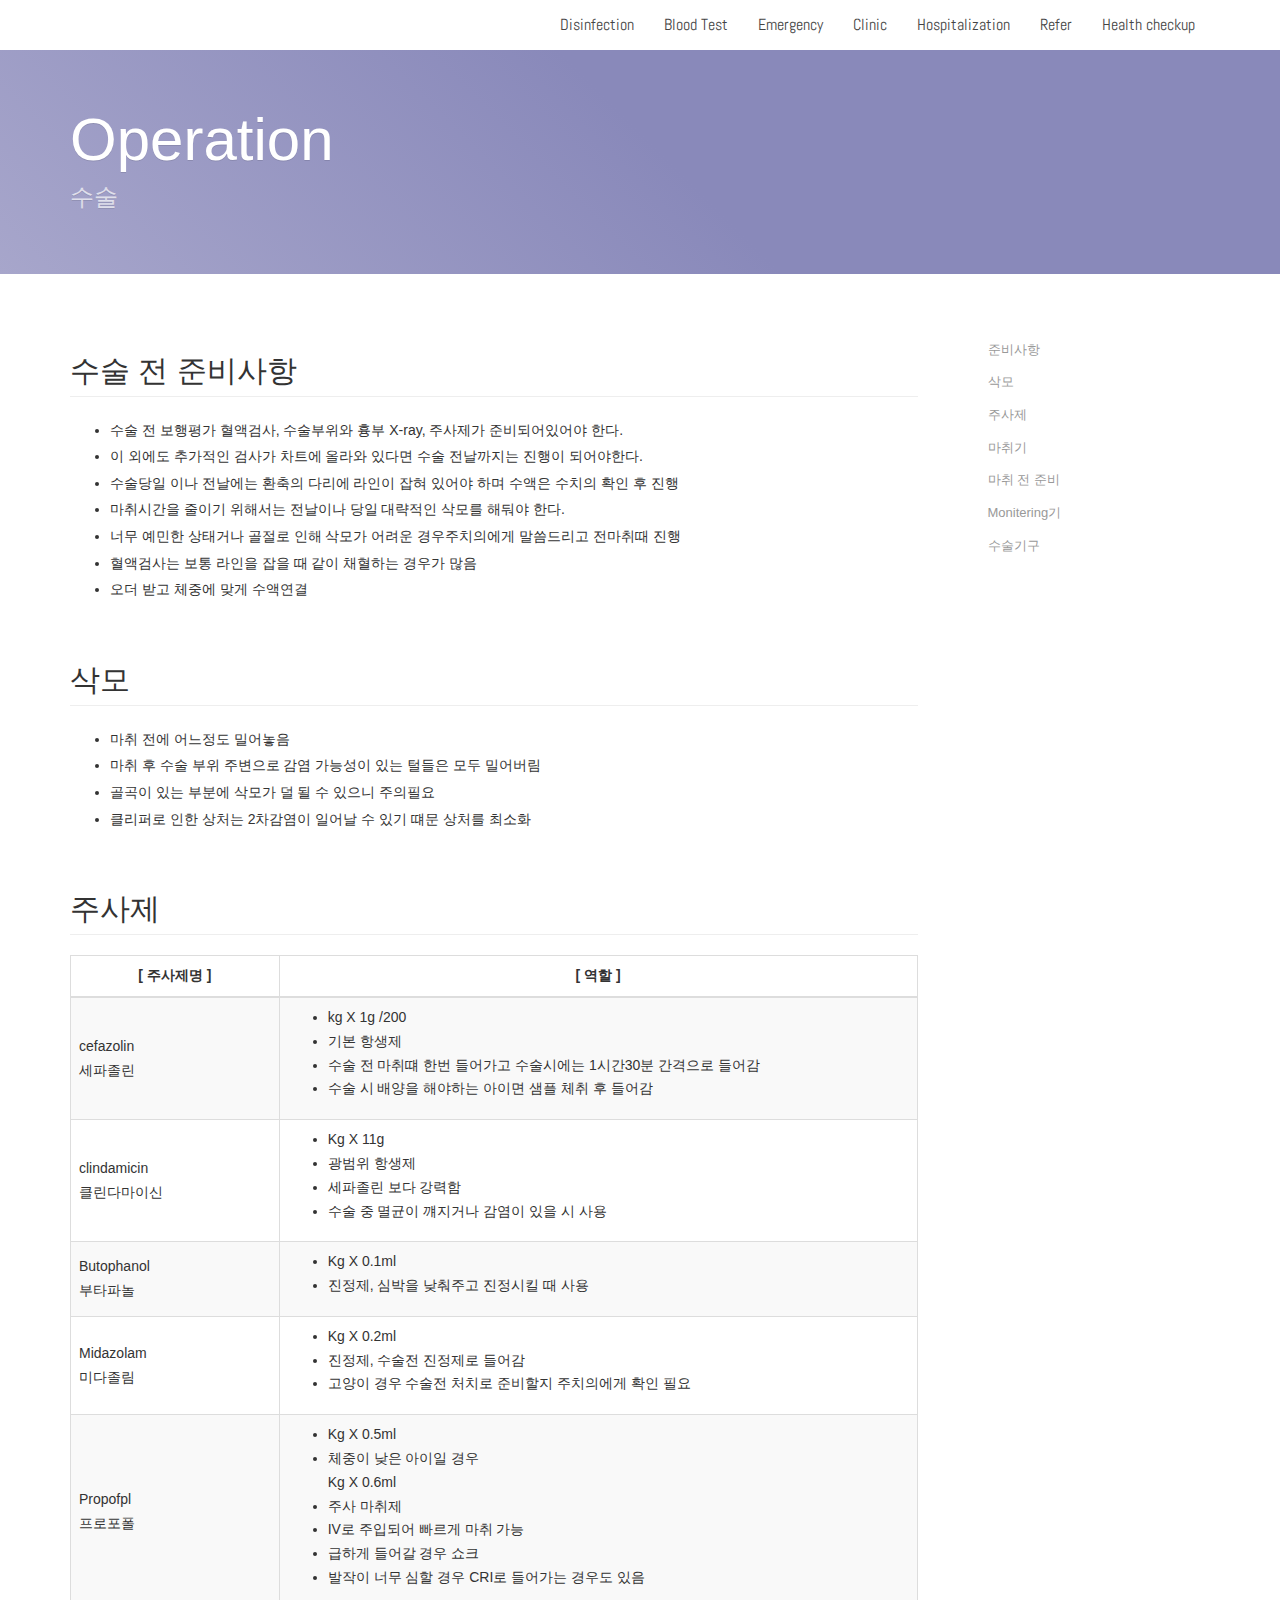
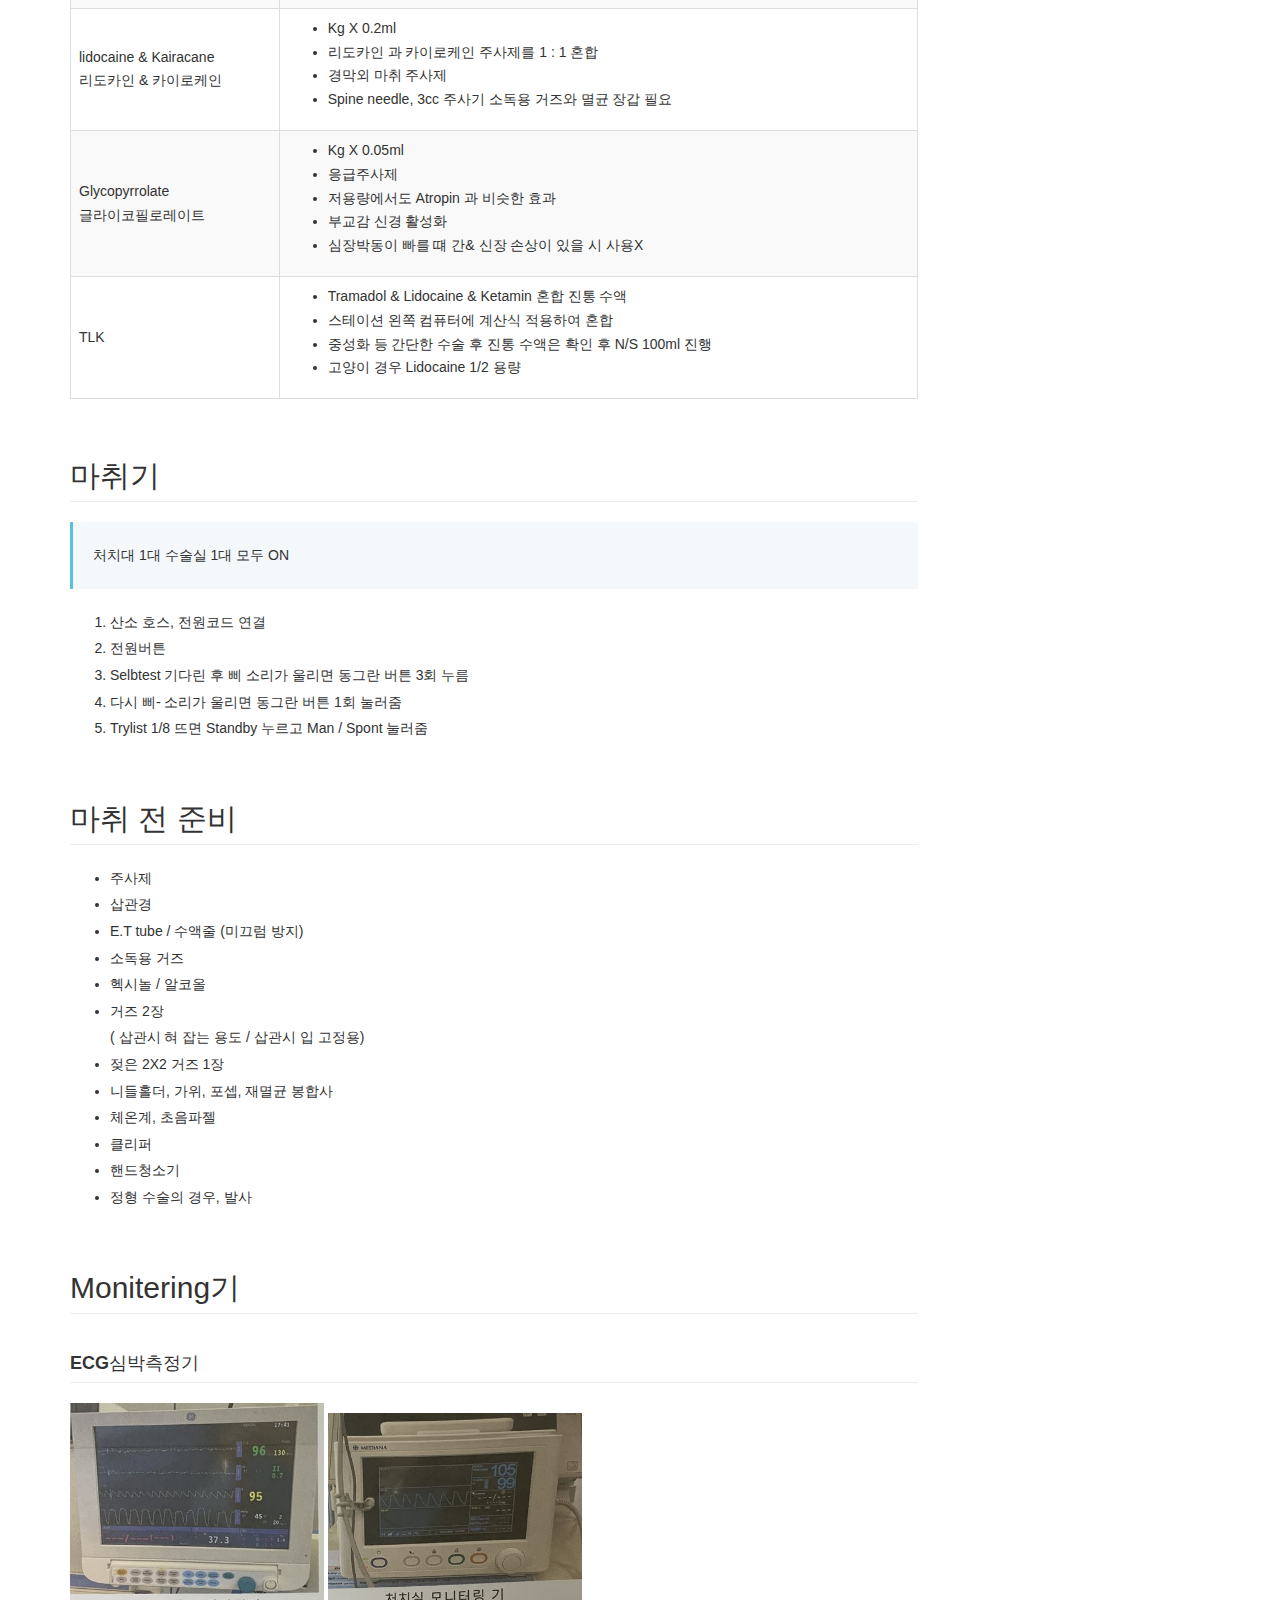
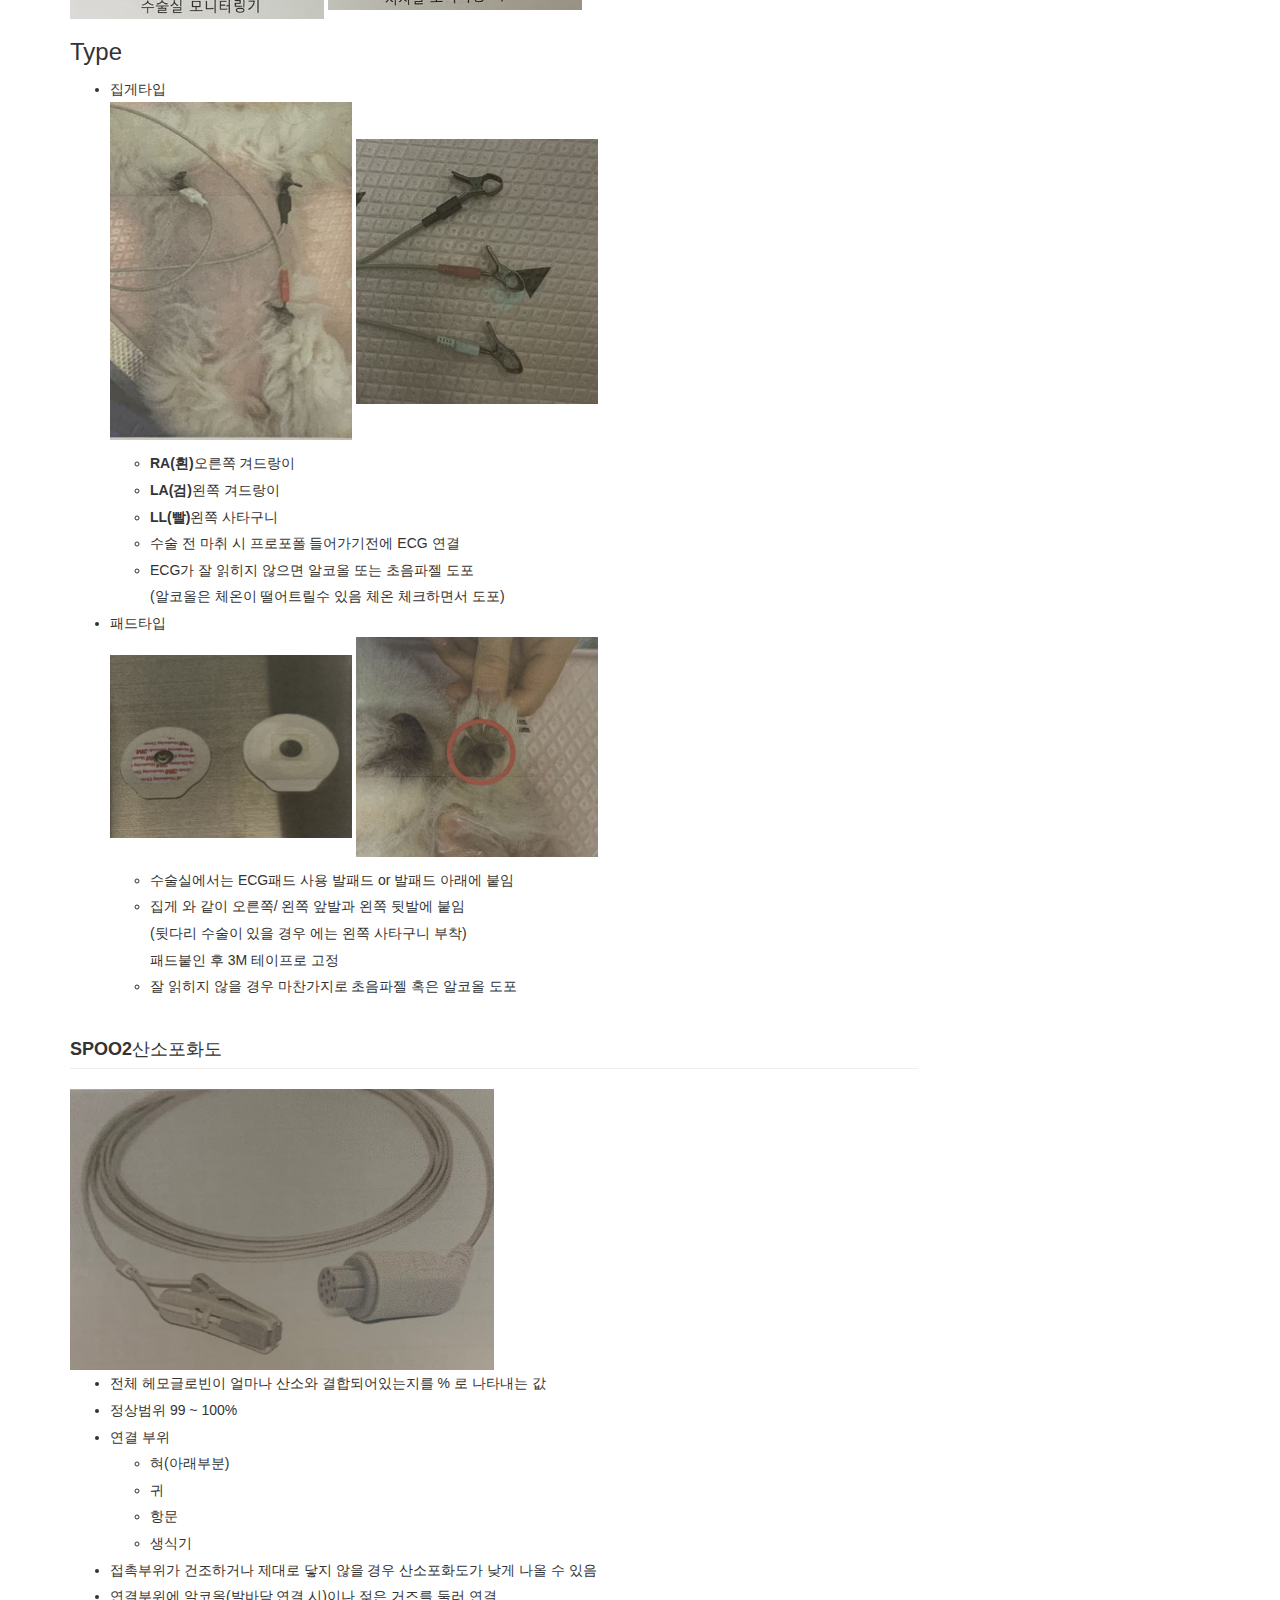
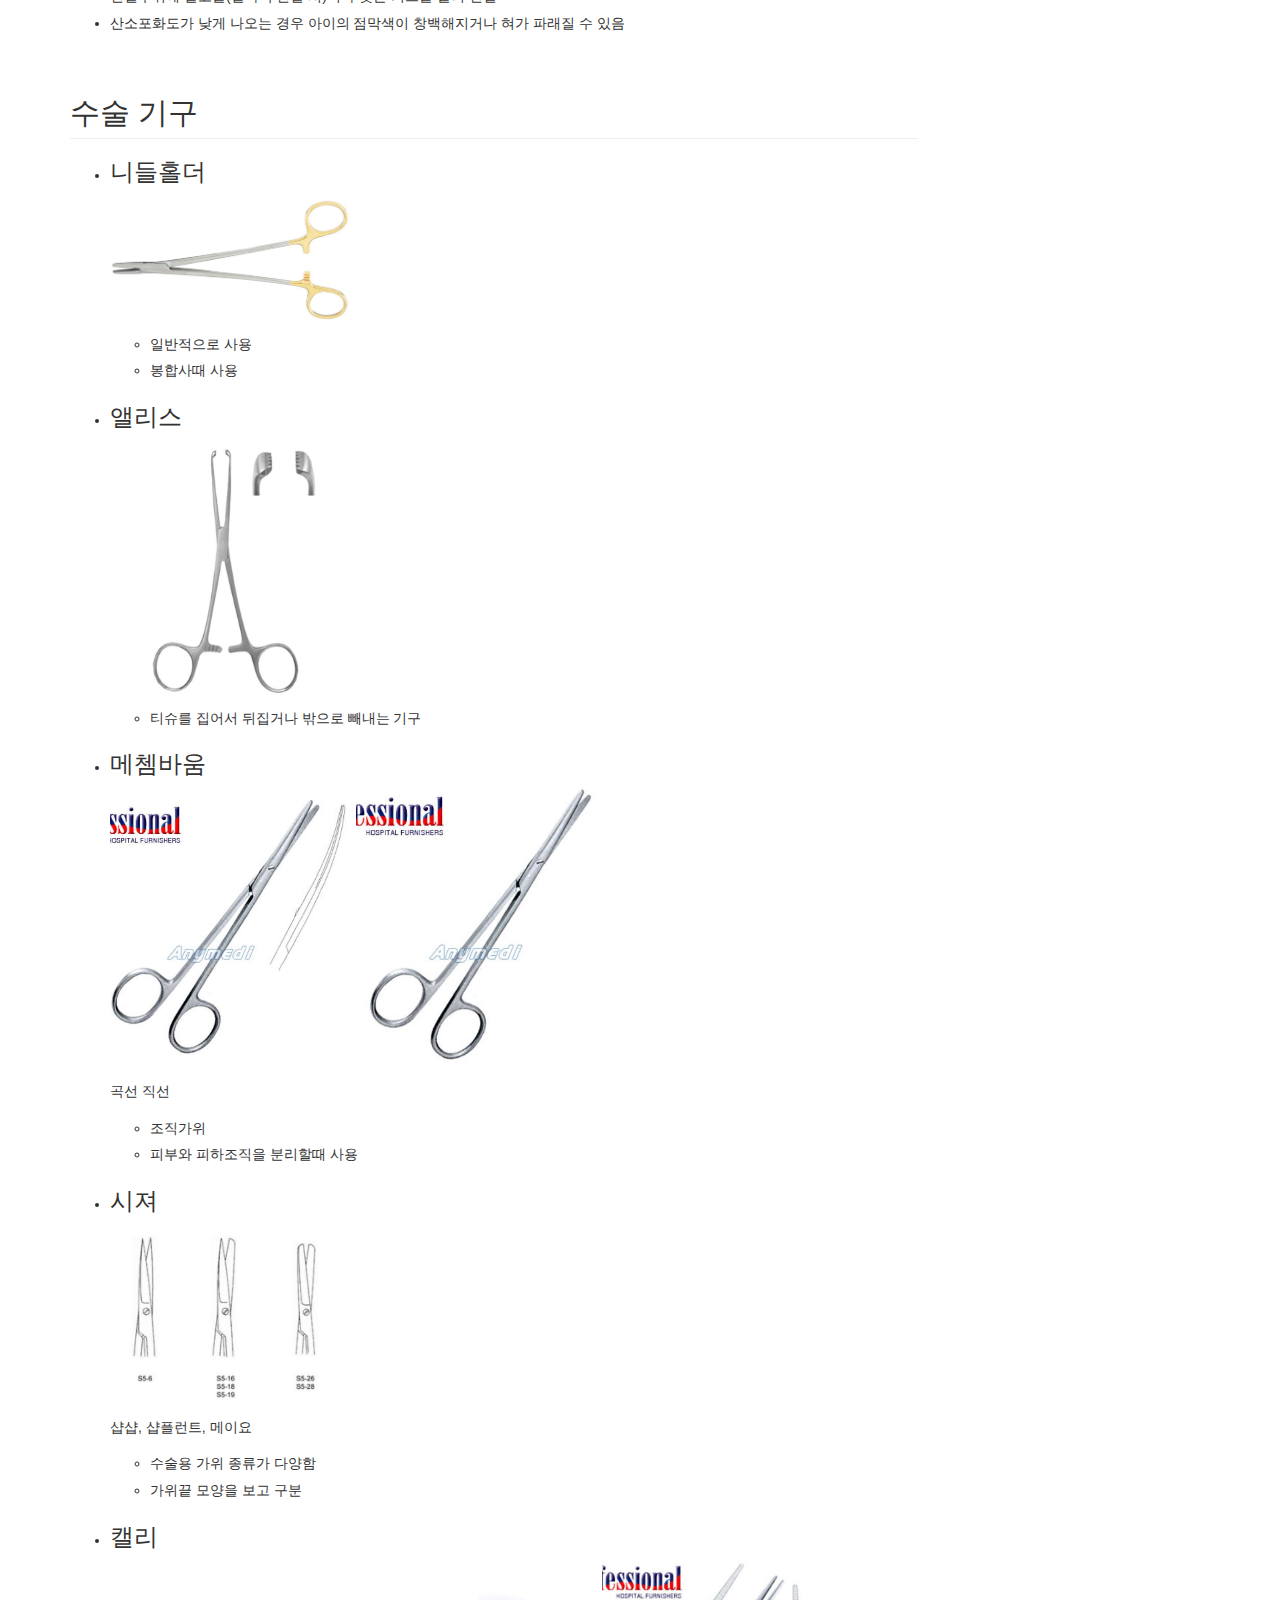
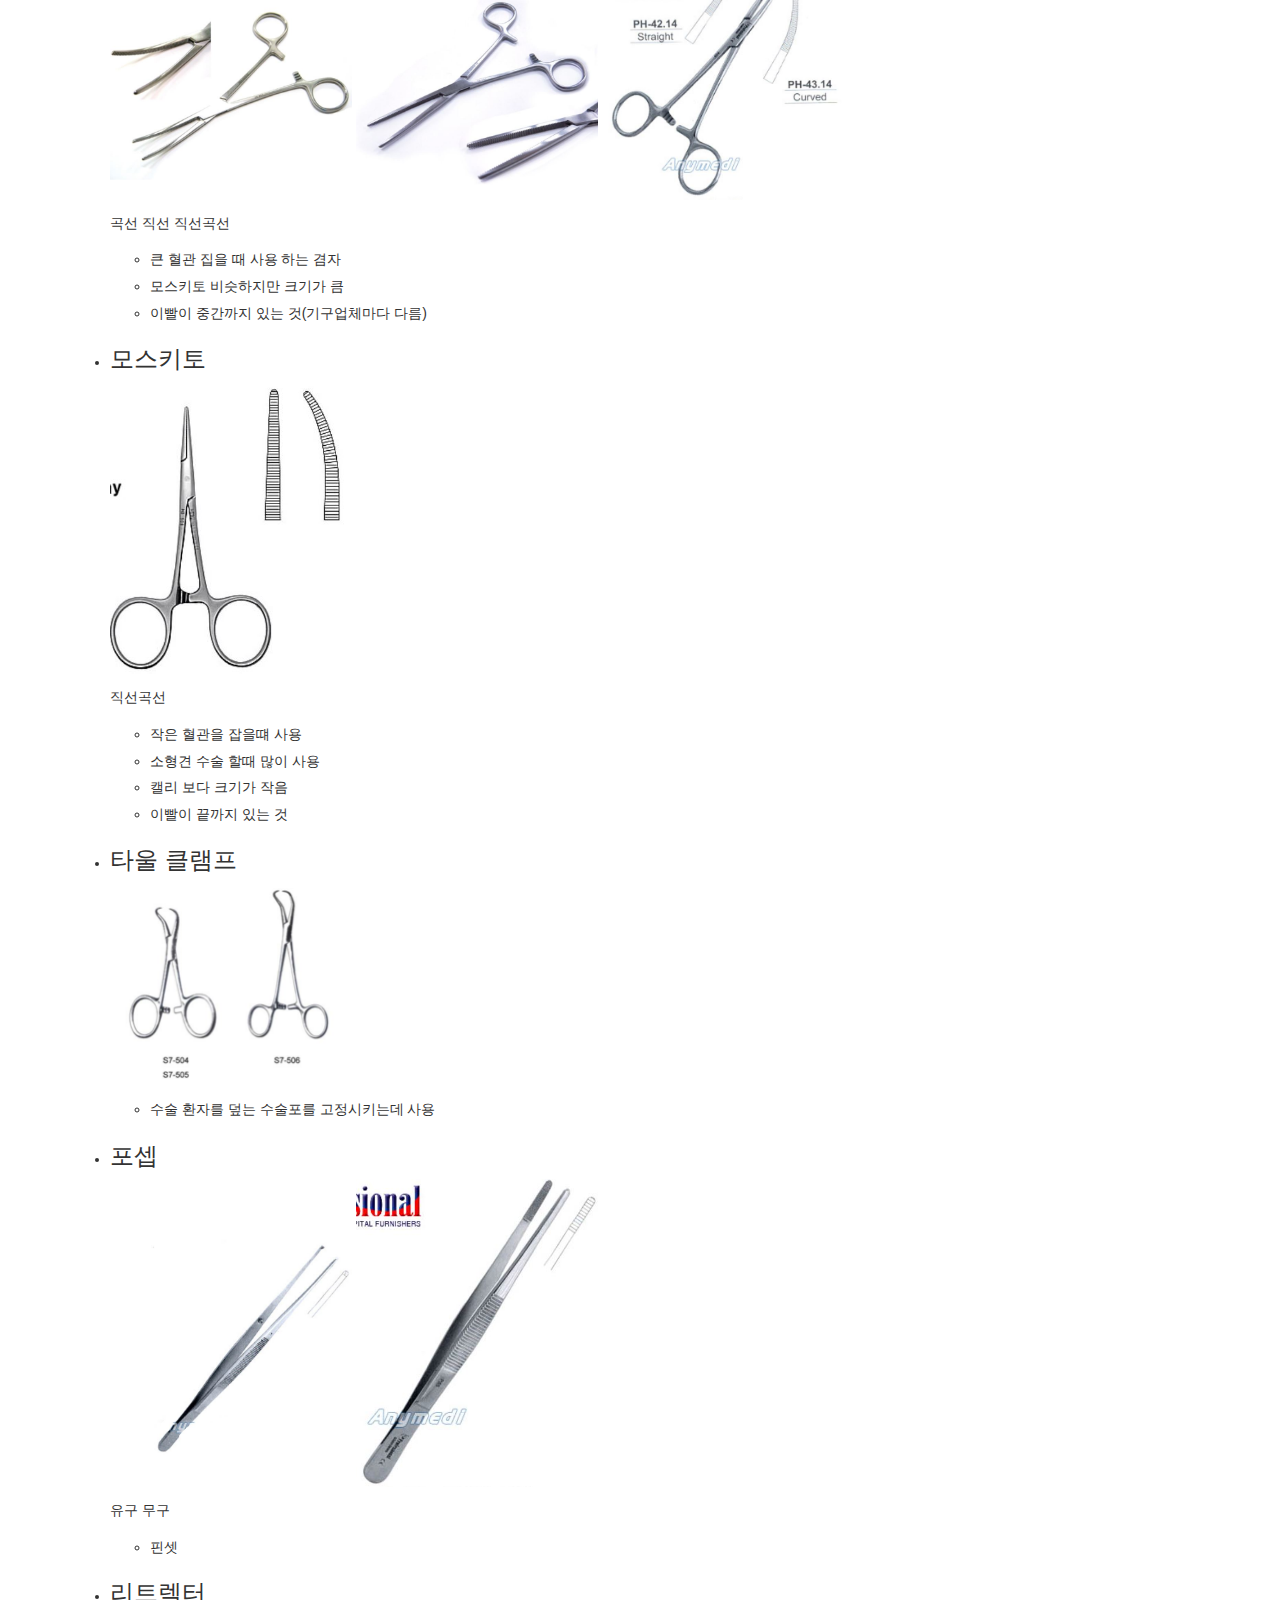
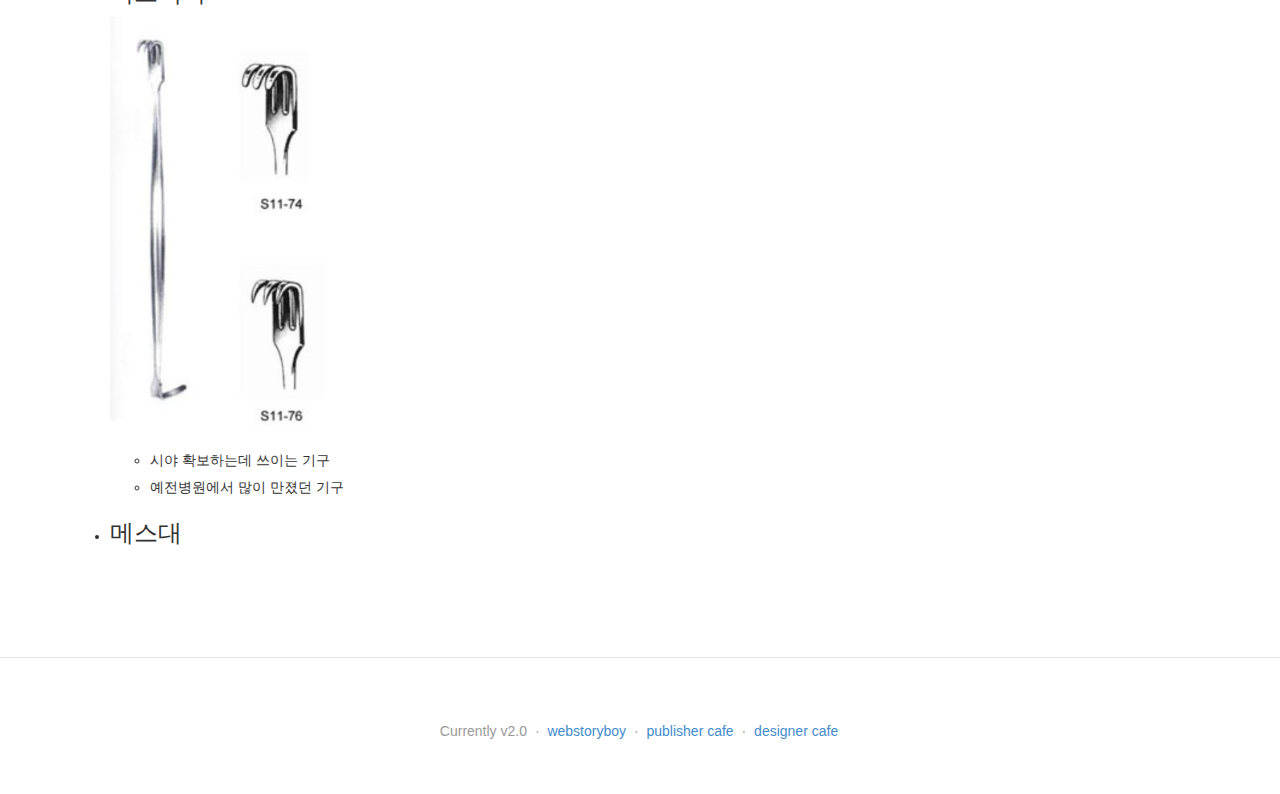
<file: File/Operation/index.html>
<!DOCTYPE html>
<html lang="ko">

<head>
    <meta charset="UTF-8">
    <meta http-equiv="X-UA-Compatible" content="IE=edge">
    <meta name="viewport" content="width=device-width, initial-scale=1.0">
    <title>OPERARION</title>

    <!-- Bootstrap core CSS -->
    <link href="../../css/bootstrap.css" rel="stylesheet">
    <link href="../../css/docs.min.css" rel="stylesheet">
    <link href="../../css/prism.css" rel="stylesheet">


    <!-- 웹 폰트 -->
    <link href="https://fonts.googleapis.com/css?family=Nanum+Gothic" rel="stylesheet">
    <link href="https://fonts.googleapis.com/css?family=Nanum+Brush+Script" rel="stylesheet">
    <link href="https://fonts.googleapis.com/css?family=Abel" rel="stylesheet">
    <link href="https://fonts.googleapis.com/css?family=Gaegu&display=swap" rel="stylesheet">
    <link href="https://fonts.googleapis.com/css?family=Fredoka+One&display=swap" rel="stylesheet">


</head>

<body>
    <a class="sr-only" href="#content">Skip to main content</a>

    <header class="navbar navbar-inverse navbar-static-top bs-docs-nav" role="banner">
        <div class="container">
            <div class="navbar-header">
                <button class="navbar-toggle" type="button" data-toggle="collapse" data-target=".bs-navbar-collapse">
                    <span class="sr-only">Toggle navigation</span>
                    <span class="icon-bar"></span>
                    <span class="icon-bar"></span>
                    <span class="icon-bar"></span>
                </button>
            </div>
            <nav class="collapse navbar-collapse bs-navbar-collapse pull-right" role="navigation">
                <ul class="nav navbar-nav">
                    <li><a href="../Disinfection/index.html">Disinfection</a></li>
                    <li><a href="../blood test/index.html">Blood Test</a></li>
                    <li><a href="../Emergency/index.html">Emergency</a></li>
                    <li><a href="../Clinic/index.html">Clinic</a></li>
                    <li><a href="../Hospitalization/index.html">Hospitalization</a></li>
                    <li><a href="../Refer/index.html">Refer</a></li>
                    <li><a href="../health checkup/index.html">Health checkup</a></li>
                </ul>
            </nav>
        </div>
    </header>

    <div class="bs-header bgs1" id="content">
        <div class="container">
            <h1>Operation</h1>
            <p>수술</p>
        </div>
    </div>

    <div class="container bs-docs-container">
        <div class="row">

            <div class="col-md-9" role="main">
                <!-- Intro1 -->
                <div class="bs-docs-section">
                    <h2 id="intro1" class="page-header">수술 전 준비사항</h2>
                    <ul>
                        <li>수술 전 보행평가 혈액검사, 수술부위와 흉부 X-ray, 주사제가 준비되어있어야 한다.</li>
                        <li>이 외에도 추가적인 검사가 차트에 올라와 있다면 수술 전날까지는 진행이 되어야한다.</li>
                        <li>수술당일 이나 전날에는 환축의 다리에 라인이 잡혀 있어야 하며 수액은 수치의 확인 후 진행</li>
                        <li>마취시간을 줄이기 위해서는 전날이나 당일 대략적인 삭모를 해둬야 한다.</li>
                        <li>너무 예민한 상태거나 골절로 인해 삭모가 어려운 경우주치의에게 말씀드리고 전마취때 진행</li>
                        <li>혈액검사는 보통 라인을 잡을 때 같이 채혈하는 경우가 많음</li>
                        <li>오더 받고 체중에 맞게 수액연결</li>
                    </ul>
                </div>
                <!-- //Intro1 -->

                <!-- Intro2 -->
                <div class="bs-docs-section">
                    <h2 id="intro2" class="page-header"> 삭모</h2>
                    <ul>
                        <li>마취 전에 어느정도 밀어놓음</li>
                        <li>마취 후 수술 부위 주변으로 감염 가능성이 있는 털들은 모두 밀어버림</li>
                        <li>골곡이 있는 부분에 삭모가 덜 될 수 있으니 주의필요</li>
                        <li>클리퍼로 인한 상처는 2차감염이 일어날 수 있기 떄문 상처를 최소화</li>
                    </ul>
                </div>
                <!-- //Intro2 -->

                <!-- Intro3 -->
                <div class="bs-docs-section">
                    <h2 id="intro3" class="page-header"> 주사제</h2>
                    <div class="table-responsive">
                        <table class="table table-bordered table-striped table-hover">
                            <thead>
                                <tr>
                                    <th class="ce va">[ 주사제명 ]</th>
                                    <th class="ce va">[ 역할 ]</th>
                                </tr>
                            </thead>
                            <tbody>
                                <tr>
                                    <td class="va">cefazolin </br>
                                        세파졸린
                                    </td>
                                    <td class="va">
                                        <ul>
                                            <li>kg X 1g /200</li>
                                            <li>기본 항생제</li>
                                            <li>수술 전 마취떄 한번 들어가고 수술시에는 1시간30분 간격으로 들어감</li>
                                            <li>수술 시 배양을 해야하는 아이면 샘플 체취 후 들어감</li>
                                        </ul>
                                    </td>
                                </tr>
                                <tr>
                                    <td class="va">clindamicin</br>
                                        클린다마이신
                                    </td>
                                    <td class="va">
                                        <ul>
                                            <li>Kg X 11g</li>
                                            <li>광범위 항생제</li>
                                            <li>세파졸린 보다 강력함</li>
                                            <li>수술 중 멸균이 꺠지거나 감염이 있을 시 사용</li>
                                        </ul>
                                    </td>
                                </tr>
                                <tr>
                                    <td class="va">Butophanol</br>
                                        부타파놀
                                    </td>
                                    <td class="va">
                                        <ul>
                                            <li>Kg X 0.1ml</li>
                                            <li>진정제, 심박을 낮춰주고 진정시킬 때 사용</li>
                                        </ul>
                                    </td>
                                </tr>
                                <tr>
                                    <td class="va">Midazolam</br>
                                        미다졸림
                                    </td>
                                    <td class="va">
                                        <ul>
                                            <li>Kg X 0.2ml</li>
                                            <li>진정제, 수술전 진정제로 들어감</li>
                                            <li>고양이 경우 수술전 처치로 준비할지 주치의에게 확인 필요</li>
                                        </ul>
                                    </td>
                                </tr>
                                <tr>
                                    <td class="va">Propofpl</br>
                                        프로포폴
                                    </td>
                                    <td class="va">
                                        <ul>
                                            <li>Kg X 0.5ml</li>
                                            <li>체중이 낮은 아이일 경우 </br>
                                                Kg X 0.6ml</li>
                                            <li>주사 마취제</li>
                                            <li>IV로 주입되어 빠르게 마취 가능</li>
                                            <li>급하게 들어갈 경우 쇼크 </li>
                                            <li>발작이 너무 심할 경우 CRI로 들어가는 경우도 있음</li>
                                        </ul>
                                    </td>
                                </tr>
                                <tr>
                                    <td class="va">lidocaine & Kairacane</br>
                                        리도카인 & 카이로케인
                                    </td>
                                    <td class="va">
                                        <ul>
                                            <li>Kg X 0.2ml</li>
                                            <li>리도카인 과 카이로케인 주사제를 1 : 1 혼합</li>
                                            <li>경막외 마취 주사제</li>
                                            <li>Spine needle, 3cc 주사기 소독용 거즈와 멸균 장갑 필요</li>
                                        </ul>
                                    </td>
                                </tr>
                                <tr>
                                    <td class="va">Glycopyrrolate</br>
                                        글라이코필로레이트
                                    </td>
                                    <td class="va">
                                        <ul>
                                            <li>Kg X 0.05ml</li>
                                            <li>응급주사제</li>
                                            <li>저용량에서도 Atropin 과 비슷한 효과</li>
                                            <li>부교감 신경 활성화</li>
                                            <li>심장박동이 빠를 떄 간& 신장 손상이 있을 시 사용X</li>
                                        </ul>
                                    </td>
                                </tr>
                                <tr>
                                    <td class="va">TLK</td>
                                    <td class="va">
                                        <ul>
                                            <li>Tramadol & Lidocaine & Ketamin 혼합 진통 수액</li>
                                            <li>스테이션 왼쪽 컴퓨터에 계산식 적용하여 혼합</li>
                                            <li>중성화 등 간단한 수술 후 진통 수액은 확인 후 N/S 100ml 진행</li>
                                            <li>고양이 경우 Lidocaine 1/2 용량</li>
                                        </ul>
                                    </td>
                                </tr>
                            </tbody>
                        </table>
                    </div>
                </div>
                <!-- //Intro3 -->

                <!-- Intro4 -->
                <div class="bs-docs-section">
                    <h2 id="intro4" class="page-header">마취기</h2>
                    <p class="bs-callout bs-callout-info">처치대 1대 수술실 1대 모두 ON</p>
                    <ol>
                        <li>산소 호스, 전원코드 연결</li>
                        <li>전원버튼</li>
                        <li>Selbtest 기다린 후 삐 소리가 울리면 동그란 버튼 3회 누름</li>
                        <li>다시 삐- 소리가 울리면 동그란 버튼 1회 눌러줌</li>
                        <li>Trylist 1/8 뜨면 Standby 누르고 Man / Spont 눌러줌</li>
                    </ol>
                </div>
                <!-- //Intro4 -->

                <!-- Intro5 -->
                <div class="bs-docs-section">
                    <h2 id="intro5" class="page-header">마취 전 준비</h2>
                    <ul>
                        <li>주사제</li>
                        <li>삽관경</li>
                        <li>E.T tube / 수액줄 (미끄럼 방지)</li>
                        <li>소독용 거즈</li>
                        <li>헥시놀 / 알코올 </li>
                        <li>거즈 2장 </br>( 삽관시 혀 잡는 용도 / 삽관시 입 고정용)</li>
                        <li>젖은 2X2 거즈 1장</li>
                        <li>니들홀더, 가위, 포셉, 재멸균 봉합사</li>
                        <li>체온계, 초음파젤</li>
                        <li>클리퍼</li>
                        <li>핸드청소기</li>
                        <li>정형 수술의 경우, 발사</li>
                    </ul>
                </div>
                <!-- //Intro5 -->

                <!-- Intro6 -->
                <div class="bs-docs-section">
                    <h2 id="intro6" class="page-header">Monitering기</h2>
                    <!-- Intro6_1 -->
                    <h4 id="intro6_1" class="page-header"><strong>ECG</strong>심박측정기</h4>
                    <img src="img/수술실.JPG" style="width: 30%;">
                    <img src="img/처치실.JPG" style="width: 30%;">
                    <p>
                        <h3>Type</h3>
                        <ul>
                            <li>집게타입
                                <p>
                                    <img src="img/집게.JPG" style="width: 30%;">
                                    <img src="img/집게2.JPG" style="width: 30%;">
                                </p>
                                <ul>
                                    <li><strong>RA(흰)</strong>오른쪽 겨드랑이</li>
                                    <li><strong>LA(검)</strong>왼쪽 겨드랑이</li>
                                    <li><strong>LL(빨)</strong>왼쪽 사타구니</li>
                                    <li>수술 전 마취 시 프로포폴 들어가기전에 ECG 연결 </li>
                                    <li>ECG가 잘 읽히지 않으면 알코올 또는 초음파젤 도포</br>
                                        (알코올은 체온이 떨어트릴수 있음 체온 체크하면서 도포)
                                    </li>
                                </ul>
                            </li>
                            <li>패드타입
                                <p>
                                    <img src="img/패드.JPG" style="width: 30%;">
                                    <img src="img/패드2.JPG" style="width: 30%;">
                                </p>
                                <ul>
                                    <li>수술실에서는 ECG패드 사용 발패드 or 발패드 아래에 붙임</li>
                                    <li>집게 와 같이 오른쪽/ 왼쪽 앞발과 왼쪽 뒷발에 붙임</br>
                                        (뒷다리 수술이 있을 경우 에는 왼쪽 사타구니 부착) </br>
                                        패드붙인 후 3M 테이프로 고정</li>
                                    <li>잘 읽히지 않을 경우 마찬가지로 초음파젤 혹은 알코올 도포</li>
                                </ul>
                            </li>

                        </ul>
                    </p>
                    <!-- //Intro6_1 -->


                    <!-- Intro6_2 -->
                    <h4 id="intro6_2" class="page-header"><strong>SPOO2</strong>산소포화도</h4>
                    <img src="img/산소포화도.jpg" style="width: 50%;">
                    <ul>
                        <li>전체 헤모글로빈이 얼마나 산소와 결합되어있는지를 % 로 나타내는 값</li>
                        <li>정상범위 99 ~ 100%</li>
                        <li>연결 부위
                            <ul>
                                <li>혀(아래부분)</li>
                                <li>귀</li>
                                <li>항문</li>
                                <li>생식기</li>
                            </ul>
                        </li>
                        <li>접촉부위가 건조하거나 제대로 닿지 않을 경우 산소포화도가 낮게 나올 수 있음</li>
                        <li>연결부위에 알코올(발바닥 연결 시)이나 젖은 거즈를 둘러 연결</li>
                        <li>산소포화도가 낮게 나오는 경우 아이의 점막색이 창백해지거나 혀가 파래질 수 있음</li>
                    </ul>
                    <!-- //Intro6_2 -->
                </div>
                <!-- //Intro6 -->

                <!-- Intro7 -->
                <div class="bs-docs-section">
                    <h2 id="intro5" class="page-header">수술 기구</h2>
                    <ul>
                        <li>
                            <h3>니들홀더</h3>
                            <p>
                                <img src="img/니들홀더.JPG" style="width: 30%;">
                                <ul>
                                    <li>일반적으로 사용</li>
                                    <li>봉합사때 사용</li>
                                </ul>
                            </p>
                        </li>
                        <li>
                            <h3>앨리스</h3>
                            <p>
                                <img src="img/엘리스.JPG" style="width: 30%;">
                                <ul>
                                    <li>티슈를 집어서 뒤집거나 밖으로 빼내는 기구</li>
                                </ul>
                            </p>
                        </li>
                        <li>
                            <h3>메쳄바움</h3>
                            <p>
                                <img src="img/매쳄바움(곡).JPG" style="width: 30%;">
                                <img src="img/매쳄바움(직).JPG" style="width: 30%;">
                                <p>곡선  직선</p>
                                <ul>
                                    <li>조직가위</li>
                                    <li>피부와 피하조직을 분리할때 사용</li>
                                </ul>
                            </p>
                        </li>
                        <li>
                            <h3>시져</h3>
                            <p>
                                <img src="img/메이요,샵샵,샵블런트.JPG" style="width: 30%;">
                                <p>샵샵, 샵플런트, 메이요</p>
                                <ul>
                                    <li>수술용 가위 종류가 다양함</li>
                                    <li>가위끝 모양을 보고 구분</li>
                                </ul>

                            </p>
                        </li>
                        <li>
                            <h3>캘리</h3>
                            <p>
                                <img src="img/캘리(곡).JPG" style="width: 30%;">
                                <img src="img/캘리(직).JPG" style="width: 30%;">
                                <img src="img/캘리(직곡).JPG" style="width: 30%;">
                                <p>곡선  직선  직선곡선</p>
                                <ul>
                                    <li>큰 혈관 집을 때 사용 하는 겸자</li>
                                    <li>모스키토 비슷하지만 크기가 큼</li>
                                    <li>이빨이 중간까지 있는 것(기구업체마다 다름)</li>
                                </ul>
                            </p>
                        </li>
                        <li>
                            <h3>모스키토</h3>
                            <p>
                                <img src="img/모스키토(직,곡).JPG" style="width: 30%;">
                                <p>직선곡선</p>
                                <ul>
                                    <li>작은 혈관을 잡을떄 사용</li>
                                    <li>소형견 수술 할때 많이 사용</li>
                                    <li>캘리 보다 크기가 작음</li>
                                    <li>이빨이 끝까지 있는 것</li>
                                </ul>
                            </p>
                        </li>
                        <li>
                            <h3>타울 클램프</h3>
                            <p>
                                <img src="img/타울클램프.JPG" style="width: 30%;">
                                <ul>
                                    <li>수술 환자를 덮는 수술포를 고정시키는데 사용</li>
                                </ul>
                            </p>
                        </li>
                        <li>
                            <h3>포셉</h3>
                            <p>
                                <img src="img/유구포셉.JPG" style="width: 30%;">
                                <img src="img/무구포셉.JPG" style="width: 30%;">
                                <p>유구 무구</p>
                                <ul>
                                    <li>핀셋</li>
                                </ul>
                            </p>
                        </li>
                        <li>
                            <h3>리트렉터</h3>
                            <p>
                                <img src="img/리트렉터.JPG" style="width: 30%;">
                                <ul>
                                    <li>시야 확보하는데 쓰이는 기구</li>
                                    <li>예전병원에서 많이 만졌던 기구</li>
                                </ul>
                            </p>
                        </li>
                        <li>
                            <h3>메스대</h3>
                        </li>
                    </ul>
                   
                    
                </div>
                <!-- //Intro7 -->


            </div>
            <!-- //col-md-9 -->


            <!-- //col-md-3 -->
            <div class="col-md-3">
                <div class="bs-sidebar hidden-print" role="complementary">
                    <ul class="nav bs-sidenav">
                        <li><a href="#intro1">준비사항</a></li>
                        <li><a href="#intro2">삭모</a></li>
                        <li><a href="#intro3">주사제</a></li>
                        <li><a href="#intro4">마취기</a></li>
                        <li><a href="#intro5">마취 전 준비</a></li>
                        <li><a href="#intro6">Monitering기</a></li>
                        <li><a href="#intro7">수술기구</a></li>
                    </ul>
                </div>
            </div>
            <!--//col-md-3 -->
        </div>
        <!-- //row -->
    </div>
    <!-- //container -->


    <!-- Footer -->
    <footer class="bs-footer" role="contentinfo">
        <div class="container">
            <ul class="footer-links muted">
                <li>Currently v2.0</li>
                <li>&middot;</li>
                <li><a href="https://webstoryboy.github.io/w9/html/">webstoryboy</a></li>
                <li>&middot;</li>
                <li><a href="http://cafe.naver.com/crossbrowsing" target="_blank">publisher cafe</a></li>
                <li>&middot;</li>
                <li><a href="http://cafe.daum.net/flairdesignlink" target="_blank">designer cafe</a></li>
            </ul>
        </div>
    </footer>
    <!-- //Footer -->


    <!-- Bootstrap core JavaScript -->
    <script src="../../js/jquery-1.9.1.min.js"></script>
    <script src="../../js/bootstrap.min.js"></script>
    <script src="../../js/docs.min.js"></script>
    <script src="../../js/prism.js"></script>
</body>

</html>
</file>
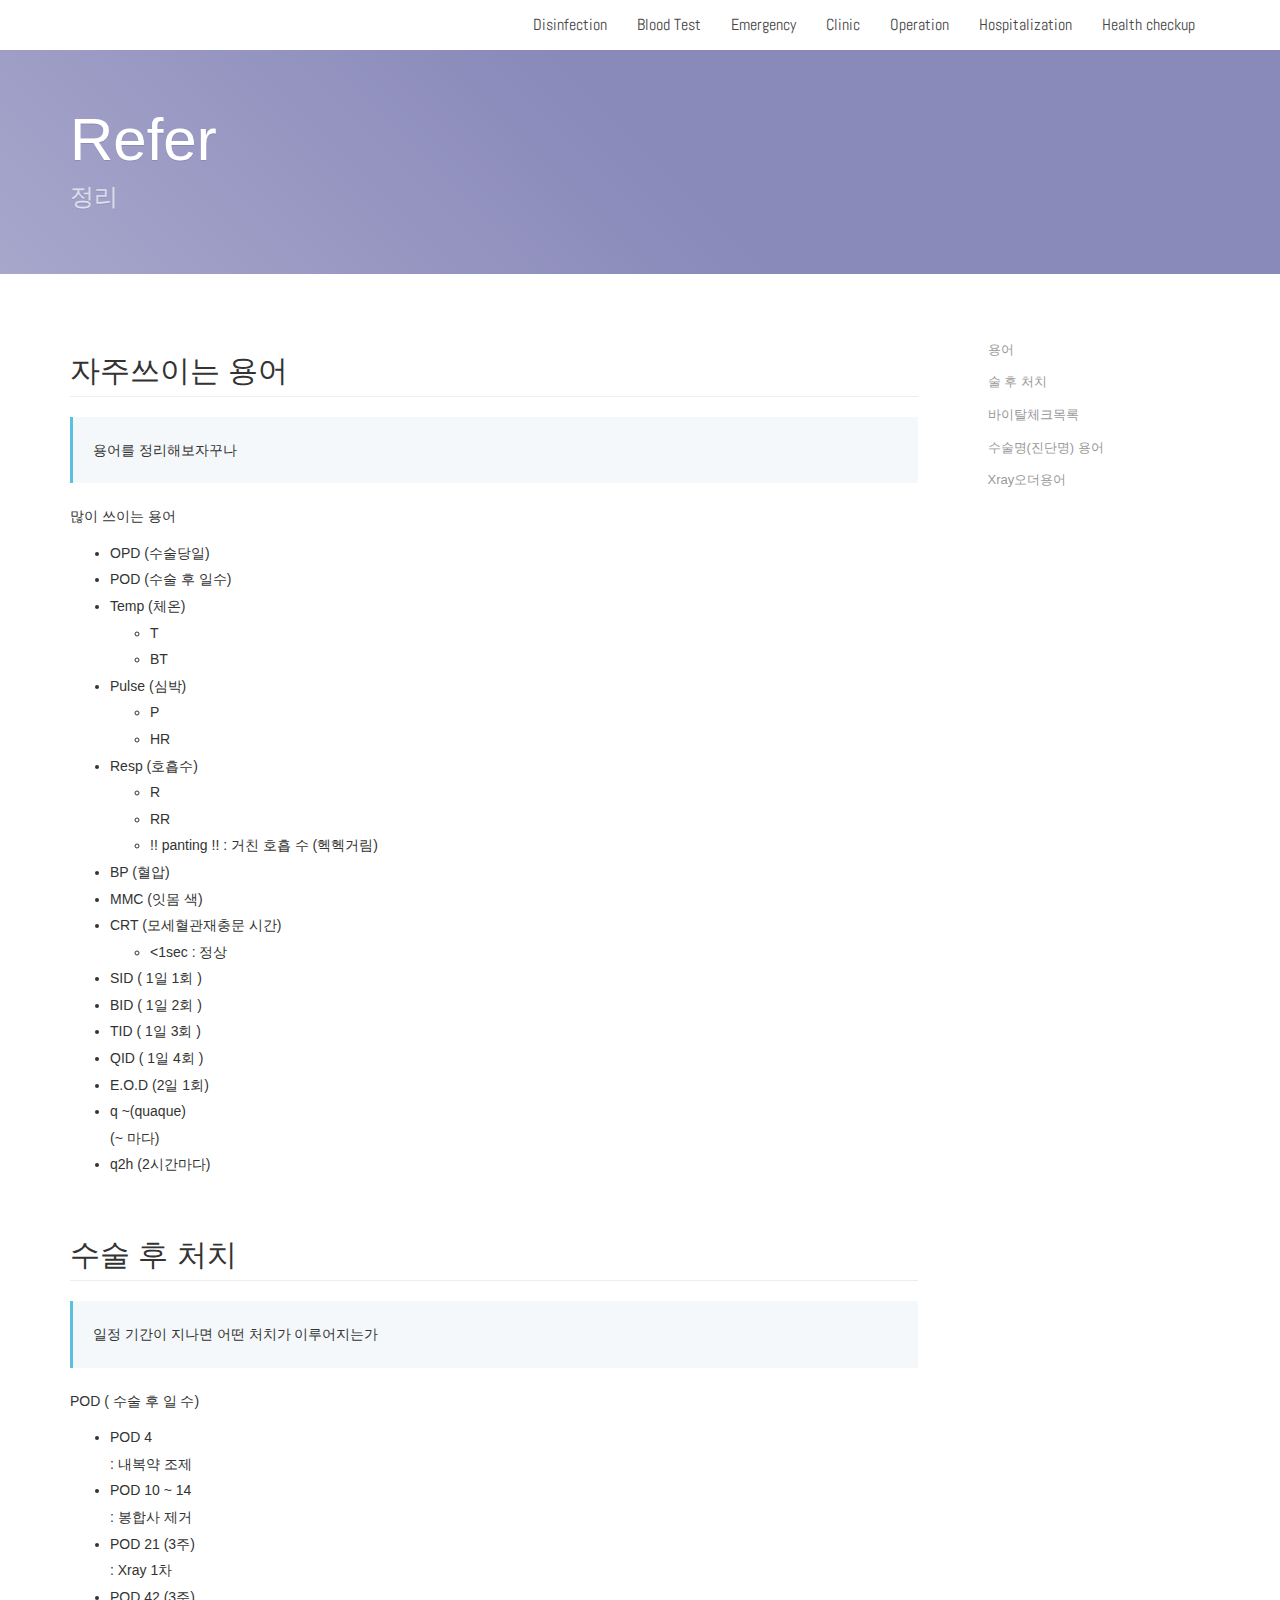
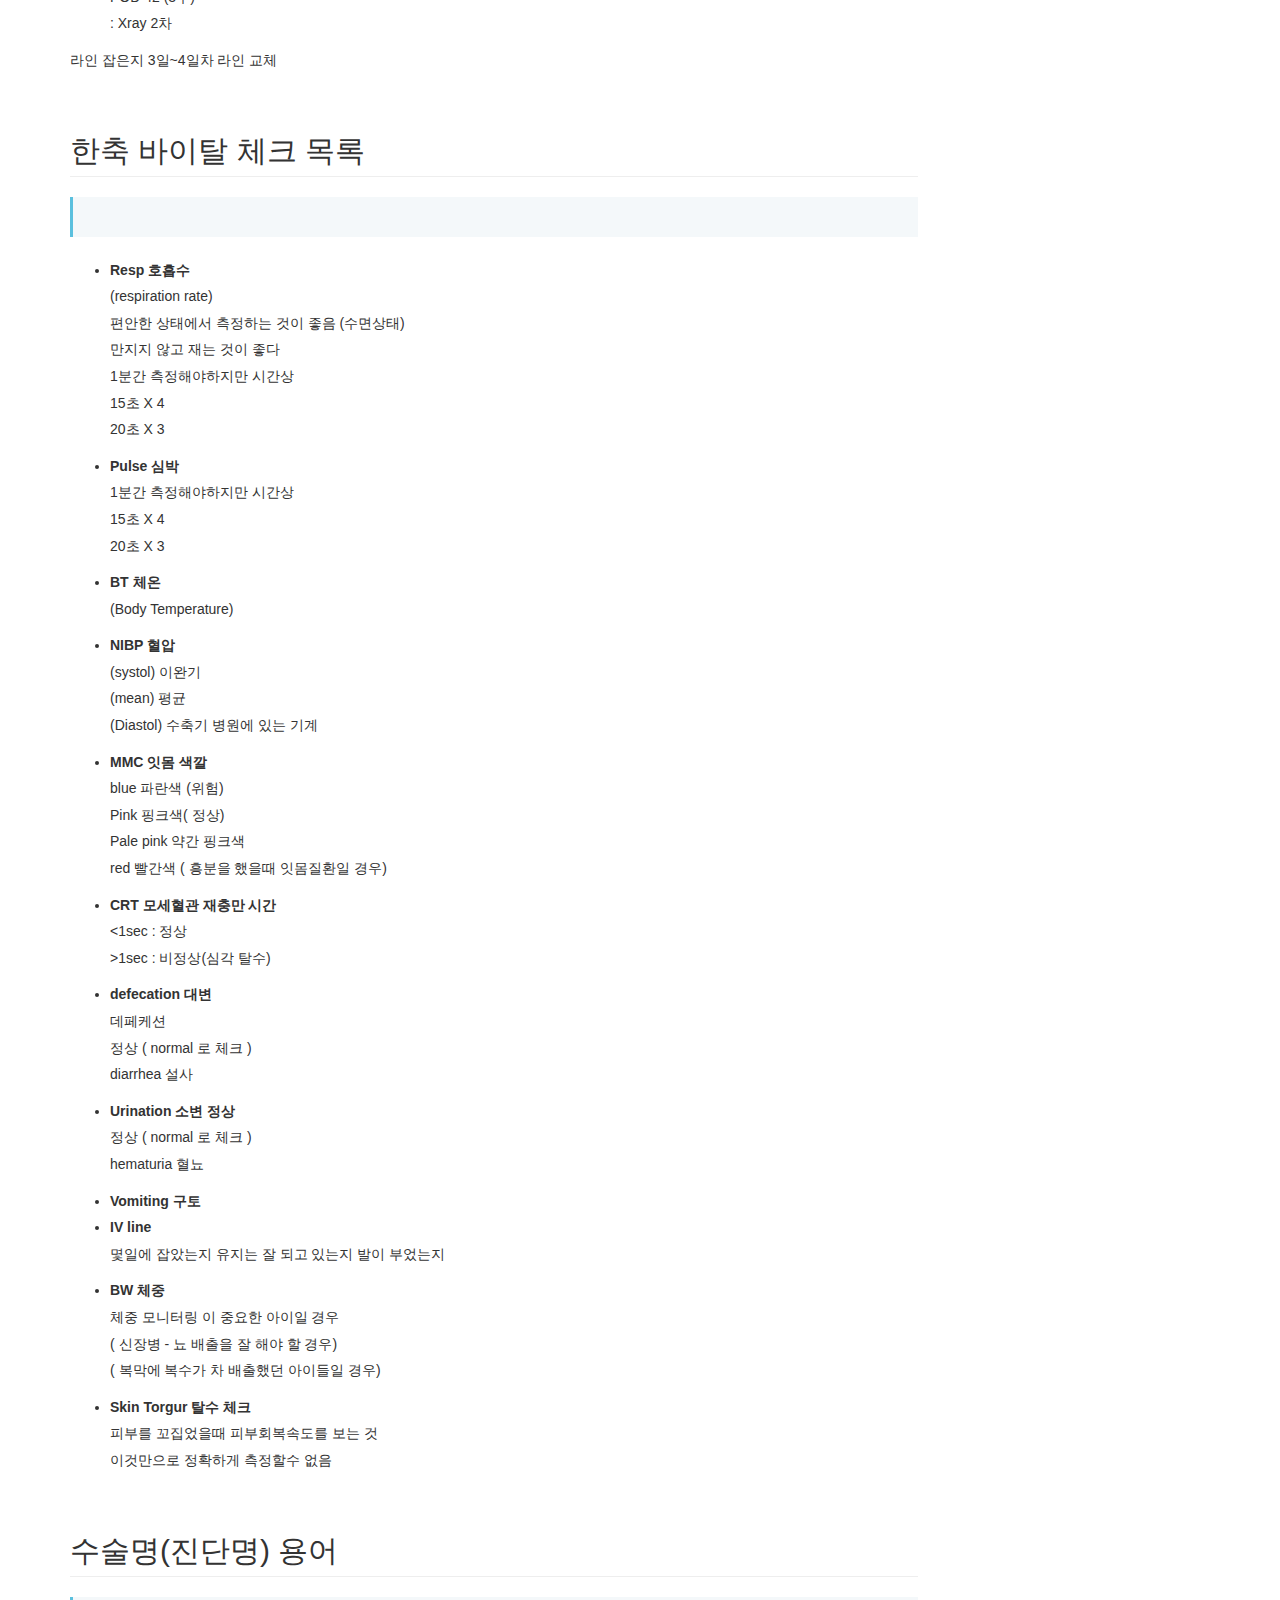
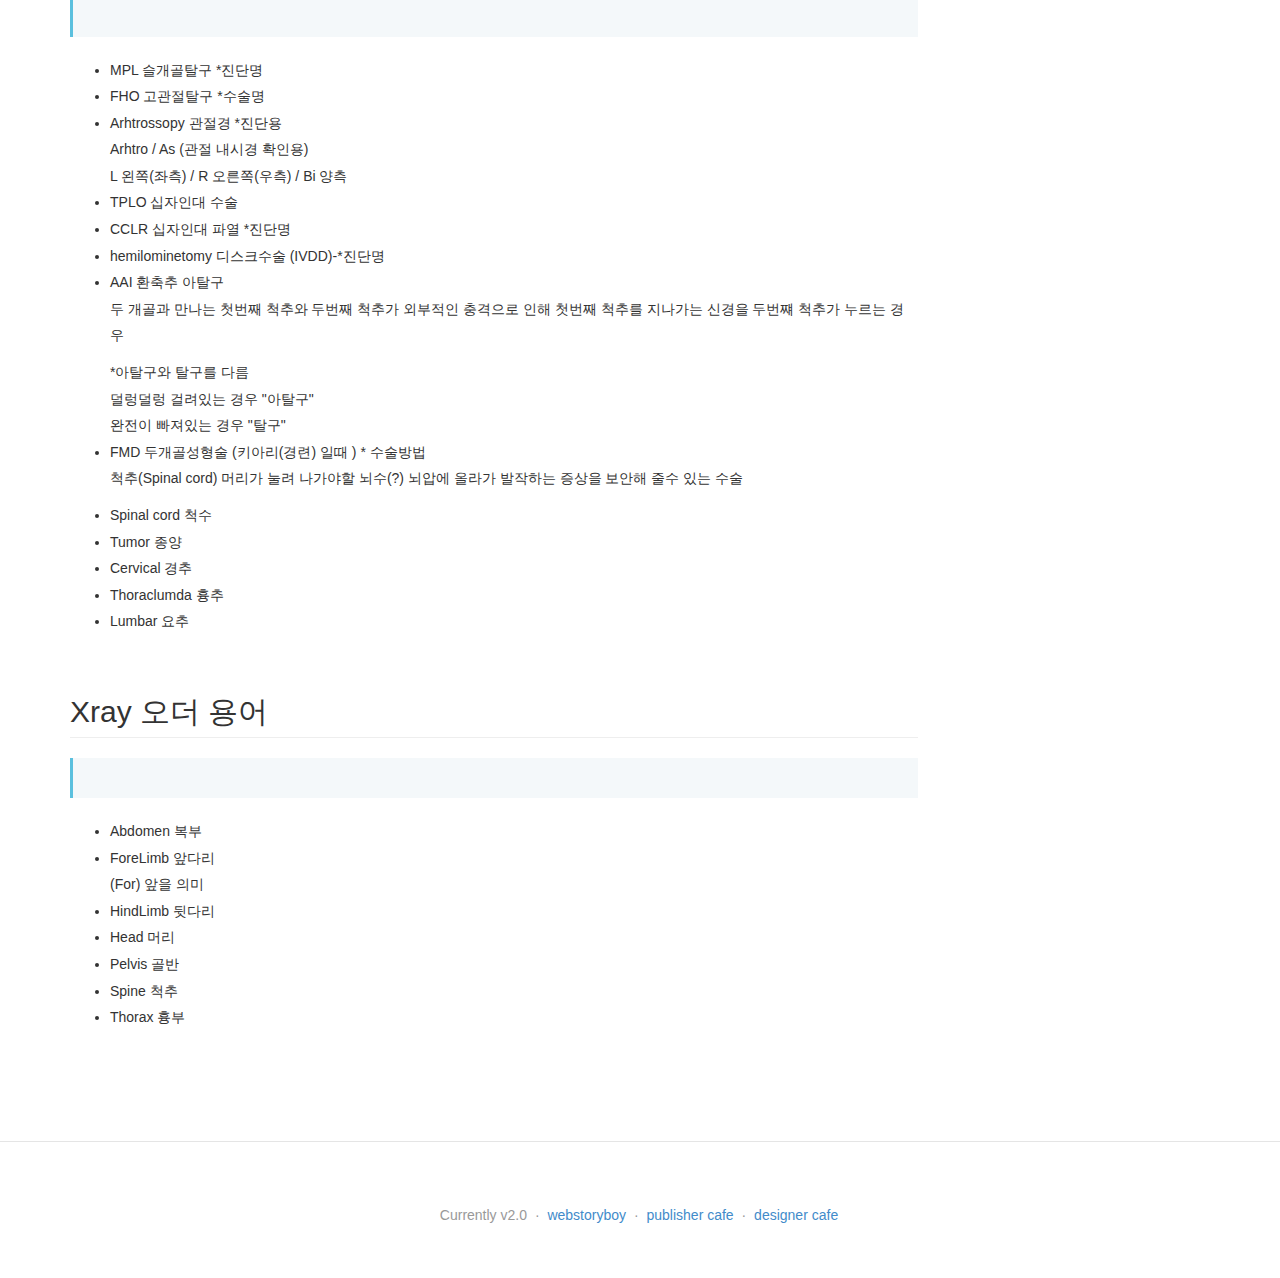
<file: File/refer/index.html>
<!DOCTYPE html>
<html lang="ko">

<head>
    <meta charset="UTF-8">
    <meta http-equiv="X-UA-Compatible" content="IE=edge">
    <meta name="viewport" content="width=device-width, initial-scale=1.0">
    <title>Refer</title>

    <!-- Bootstrap core CSS -->
    <link href="../../css/bootstrap.css" rel="stylesheet">
    <link href="../../css/docs.min.css" rel="stylesheet">
    <link href="../../css/prism.css" rel="stylesheet">


    <!-- 웹 폰트 -->
    <link href="https://fonts.googleapis.com/css?family=Nanum+Gothic" rel="stylesheet">
    <link href="https://fonts.googleapis.com/css?family=Nanum+Brush+Script" rel="stylesheet">
    <link href="https://fonts.googleapis.com/css?family=Abel" rel="stylesheet">
    <link href="https://fonts.googleapis.com/css?family=Gaegu&display=swap" rel="stylesheet">
    <link href="https://fonts.googleapis.com/css?family=Fredoka+One&display=swap" rel="stylesheet">


</head>

<body>
    <a class="sr-only" href="#content">Skip to main content</a>

    <header class="navbar navbar-inverse navbar-static-top bs-docs-nav" role="banner">
        <div class="container">
            <div class="navbar-header">
                <button class="navbar-toggle" type="button" data-toggle="collapse" data-target=".bs-navbar-collapse">
                    <span class="sr-only">Toggle navigation</span>
                    <span class="icon-bar"></span>
                    <span class="icon-bar"></span>
                    <span class="icon-bar"></span>
                </button>
            </div>
            <nav class="collapse navbar-collapse bs-navbar-collapse pull-right" role="navigation">
                <ul class="nav navbar-nav">
                    <li><a href="../Disinfection/index.html">Disinfection</a></li>
                    <li><a href="../blood test/index.html">Blood Test</a></li>
                    <li><a href="../Emergency/index.html">Emergency</a></li>
                    <li><a href="../Clinic/index.html">Clinic</a></li>
                    <li><a href="../Operation/index.html">Operation</a></li>
                    <li><a href="../Hospitalization/index.html">Hospitalization</a></li>
                    <li><a href="../health checkup/index.html">Health checkup</a></li>
                </ul>
            </nav>
        </div>
    </header>

    <div class="bs-header bgs1" id="content">
        <div class="container">
            <h1>Refer</h1>
            <p>정리</p>
        </div>
    </div>

    <div class="container bs-docs-container">
        <div class="row">

            <div class="col-md-9" role="main">
                <!-- Intro1 -->
                <div class="bs-docs-section">
                    <h2 id="intro1" class="page-header">자주쓰이는 용어</h2>
                    <p class="bs-callout bs-callout-info">용어를 정리해보자꾸나</p>
                    <p>많이 쓰이는 용어</p>
                    <ul>
                        <li>OPD (수술당일)</li>
                        <li>POD (수술 후 일수)</li>
                        <li>Temp (체온)
                            <ul>
                                <li>T</li>
                                <li>BT</li>
                            </ul>
                        </li>
                        <li>Pulse (심박)
                            <ul>
                                <li>P</li>
                                <li>HR</li>
                            </ul>
                        </li>
                        <li>Resp (호흡수)
                            <ul>
                                <li>R</li>
                                <li>RR</li>
                                <li>!! panting !! : 거친 호흡 수 (헥헥거림) </li>
                            </ul>
                        </li>
                        <li>BP (혈압)</li>
                        <li>MMC (잇몸 색)</li>
                        <li>CRT (모세혈관재충문 시간)
                            <ul>
                                <li>&lt;1sec : 정상 </li>
                            </ul>
                        </li>
                        <li>SID ( 1일 1회 )</li>
                        <li>BID ( 1일 2회 )</li>
                        <li>TID ( 1일 3회 )</li>
                        <li>QID ( 1일 4회 )</li>
                        <li>E.O.D (2일 1회)</li>
                        <li>q ~(quaque) </br>
                            (~ 마다)</li>
                        <li>q2h (2시간마다)</li>
                    </ul>
                </div>
                <!-- //Intro1 -->

                <!-- Intro2 -->
                <div class="bs-docs-section">
                    <h2 id="intro2" class="page-header">수술 후 처치</h2>
                    <p class="bs-callout bs-callout-info">일정 기간이 지나면 어떤 처치가 이루어지는가</p>
                    <p>POD ( 수술 후 일 수)</p>
                    <ul>
                        <li>POD 4 </br>: 내복약 조제</li>
                        <li>POD 10 ~ 14</br> : 봉합사 제거</li>
                        <li>POD 21 (3주)</br> : Xray 1차</li>
                        <li>POD 42 (3주)</br> : Xray 2차</li>
                    </ul>
                    <p>라인 잡은지 3일~4일차 라인 교체</p>
                </div>
                <!-- //Intro2 -->

                <!-- Intro3 -->
                <div class="bs-docs-section">
                    <h2 id="intro3" class="page-header">한축 바이탈 체크 목록</h2>
                    <p class="bs-callout bs-callout-info"></p>
                    <ul>
                        <li><strong>Resp 호흡수</strong>
                            <p>(respiration rate)</br>
                                편안한 상태에서 측정하는 것이 좋음 (수면상태)</br>
                                만지지 않고 재는 것이 좋다</br>
                                1분간 측정해야하지만 시간상</br>
                                15초 X 4</br>
                                20초 X 3</br>
                            </p>
                        </li>
                        <li><strong>Pulse 심박</strong>
                            <P> 1분간 측정해야하지만 시간상</br>
                                15초 X 4</br>
                                20초 X 3</br>
                            </P>
                        </li>
                        <li><strong> BT 체온</strong>
                            <p>(Body Temperature)</p>
                        </li>
                        <li><strong>NIBP 혈압</strong>
                            <p>(systol) 이완기</br>
                                (mean) 평균</br>
                                (Diastol) 수축기 병원에 있는 기계
                            </p>
                        </li>
                        <li><strong>MMC 잇몸 색깔</strong>
                            <p> blue 파란색 (위험)</br>
                                Pink 핑크색( 정상)</br>
                                Pale pink 약간 핑크색</br>
                                red 빨간색 ( 흥분을 했을때 잇몸질환일 경우)
                            </p>
                        </li>
                        <li><strong> CRT 모세혈관 재충만 시간</strong>
                            <p>&lt;1sec : 정상 </br>
                                &gt;1sec : 비정상(심각 탈수)
                            </p>
                        </li>
                        <li><strong> defecation 대변</strong>
                            <p> 데페케션</br>
                                정상 ( normal 로 체크 )</br>
                                diarrhea 설사
                            </p>
                        </li>
                        <li><strong>Urination 소변 정상</strong>
                            <p> 정상 ( normal 로 체크 )</br>
                                hematuria 혈뇨
                            </p>
                        </li>
                        <li><strong>Vomiting 구토</strong></li>
                        <li><strong>IV line </strong>
                            <p> 몇일에 잡았는지 유지는 잘 되고 있는지 발이 부었는지</p>
                        </li>
                        <li><strong> BW 체중</strong>
                            <p>체중 모니터링 이 중요한 아이일 경우</br>
                                ( 신장병 - 뇨 배출을 잘 해야 할 경우)</br>
                                ( 복막에 복수가 차 배출했던 아이들일 경우)
                            </p>
                        </li>
                        <li><strong>Skin Torgur 탈수 체크</strong>
                            <p>피부를 꼬집었을때 피부회복속도를 보는 것</br>
                                이것만으로 정확하게 측정할수 없음
                            </p>
                        </li>
                    </ul>
                </div>
                <!-- //Intro3 -->

                <!-- Intro4 -->
                <div class="bs-docs-section">
                    <h2 id="intro4" class="page-header">수술명(진단명) 용어</h2>
                    <p class="bs-callout bs-callout-info"></p>
                    <ul>
                        <li> MPL 슬개골탈구 *진단명</li>
                        <li> FHO 고관절탈구 *수술명</li>
                        <li> Arhtrossopy 관절경 *진단용</br>
                            Arhtro / As (관절 내시경 확인용)</br>
                            L 왼쪽(좌측) / R 오른쪽(우측) / Bi 양측
                        </li>
                        <li> TPLO 십자인대 수술</li>
                        <li> CCLR 십자인대 파열 *진단명</li>
                        <li> hemilominetomy 디스크수술 (IVDD)-*진단명</li>
                        <li> AAI 환축추 아탈구
                            <p>두 개골과 만나는 첫번째 척추와 두번째 척추가
                                외부적인 충격으로 인해 첫번째 척추를 지나가는
                                신경을 두번쨰 척추가 누르는 경우</p>
                            <span> *아탈구와 탈구를 다름</br>
                                덜렁덜렁 걸려있는 경우 "아탈구"</br>
                                완전이 빠져있는 경우 "탈구"
                            </span>
                        </li>
                        <li> FMD 두개골성형술 (키아리(경련) 일때 ) * 수술방법
                            <p>척추(Spinal cord) 머리가 눌려 나가야할 뇌수(?) 뇌압에 올라가 발작하는 증상을 보안해 줄수 있는 수술</p>
                        </li>
                        <li> Spinal cord 척수</li>
                        <li> Tumor 종양</li>
                        <li> Cervical 경추</li>
                        <li> Thoraclumda 흉추</li>
                        <li> Lumbar 요추</li>
                    </ul>
                </div>
                <!-- //Intro4 -->

                <!-- Intro5 -->
                <div class="bs-docs-section">
                    <h2 id="intro5" class="page-header">Xray 오더 용어</h2>
                    <p class="bs-callout bs-callout-info"></p>
                    <ul>
                        <li> Abdomen 복부</li>
                        <li> ForeLimb 앞다리</br>(For) 앞을 의미</li>
                        <li> HindLimb 뒷다리</li>
                        <li> Head 머리</li>
                        <li> Pelvis 골반</li>
                        <li> Spine 척추</li>
                        <li> Thorax 흉부</li>
                    </ul>

                </div>
                <!-- //Intro5 -->


            </div>
            <!-- //col-md-9 -->


            <!-- //col-md-3 -->
            <div class="col-md-3">
                <div class="bs-sidebar hidden-print" role="complementary">
                    <ul class="nav bs-sidenav">
                        <li><a href="#intro1">용어</a></li>
                        <li><a href="#intro2">술 후 처치</a></li>
                        <li><a href="#intro3">바이탈체크목록</a></li>
                        <li><a href="#intro4">수술명(진단명) 용어</a></li>
                        <li><a href="#intro5">Xray오더용어</a></li>
                    </ul>
                </div>
            </div>
            <!--//col-md-3 -->
        </div>
        <!-- //row -->
    </div>
    <!-- //container -->


    <!-- Footer -->
    <footer class="bs-footer" role="contentinfo">
        <div class="container">
            <ul class="footer-links muted">
                <li>Currently v2.0</li>
                <li>&middot;</li>
                <li><a href="https://webstoryboy.github.io/w9/html/">webstoryboy</a></li>
                <li>&middot;</li>
                <li><a href="http://cafe.naver.com/crossbrowsing" target="_blank">publisher cafe</a></li>
                <li>&middot;</li>
                <li><a href="http://cafe.daum.net/flairdesignlink" target="_blank">designer cafe</a></li>
            </ul>
        </div>
    </footer>
    <!-- //Footer -->


    <!-- Bootstrap core JavaScript -->
    <script src="../../js/jquery-1.9.1.min.js"></script>
    <script src="../../js/bootstrap.min.js"></script>
    <script src="../../js/docs.min.js"></script>
    <script src="../../js/prism.js"></script>
</body>

</html>
</file>
<file: css/style.css>
/* ==================================================
   Info Block
================================================== */
.info-block {
    border-left: 4px solid #DE5E60;
    overflow: hidden;
    padding: 20px 20px 24px 20px;
    position: relative;
    margin-bottom: 40px;
}
.info-block:hover {
	background-color:#000;
	border-left: 4px solid #2c8555;

}
.info-block:hover h3 a{
	color:#fff;
}
.info-block:hover p{
	color:#fff;
}

.info-text {
    position: relative;
}

.info-block h3 {
    font-size: 24px;
	line-height: 1em;
	text-transform: uppercase;
}

.info-block p {
	margin-bottom: 0;	
}

.info-block a.button {
    margin-top: -20px;
    position: absolute;
    right: 0;
    top: 50%;
    background-color: #f5f5f5;
    padding: 10px 15px;
}
.info-block a.button:hover {
	background-color: #DE5E60;
	color:#fff;
}

.refer_web h3 {
	margin-top:50px;
}

#contents {
	background-color: #eef1f9;
}
.white {
	background-color: #fff;
	margin-top: 15px;
	padding: 15px;	
}
.white ul {
	margin: 20px 0 0 30px;
}
.sidebar-nav {
	background-color: #e9ecf6;
	padding: 15px;
}
.sidebar-nav ul {
	background-color: #fff;
	list-style: none;
	padding: 15px;	margin: 0;
}
.sidebar-nav ul li {
	font-size:14px; 
}

/* reference */
.reference h1 {text-align: center;}
.reference a {margin-bottom: 5px; }
.reference h3 {margin-top: 50px; font-weight: 500; }
.reference h4 {border-bottom: 1px solid #eee; padding-bottom: 15px;}

/* ==================================================
   padding, marring setting
================================================== */

.pt00 {padding-top: 0px !important;}
.pt05 {padding-top: 5px !important;}
.pt10 {padding-top: 10px !important;}
.pt15 {padding-top: 15px !important;}
.pt20 {padding-top: 20px !important;}
.pt25 {padding-top: 25px !important;}
.pt30 {padding-top: 30px !important;}
.pt35 {padding-top: 35px !important;}
.pt40 {padding-top: 40px !important;}
.pt45 {padding-top: 45px !important;}
.pt50 {padding-top: 50px !important;}
.pt55 {padding-top: 55px !important;}
.pt60 {padding-top: 60px !important;}

.pl00 {padding-left: 0px !important;}
.pl05 {padding-left: 5px !important;}
.pl10 {padding-left: 10px !important;}
.pl15 {padding-left: 15px !important;}
.pl20 {padding-left: 20px !important;}
.pl25 {padding-left: 25px !important;}
.pl30 {padding-left: 30px !important;}
.pl35 {padding-left: 35px !important;}
.pl40 {padding-left: 40px !important;}
.pl45 {padding-left: 45px !important;}
.pl50 {padding-left: 50px !important;}
.pl55 {padding-left: 55px !important;}
.pl60 {padding-left: 60px !important;}

.pr00 {padding-right: 0px !important;}
.pr05 {padding-right: 5px !important;}
.pr10 {padding-right: 10px !important;}
.pr15 {padding-right: 15px !important;}
.pr20 {padding-right: 20px !important;}
.pr25 {padding-right: 25px !important;}
.pr30 {padding-right: 30px !important;}
.pr35 {padding-right: 35px !important;}
.pr40 {padding-right: 40px !important;}
.pr45 {padding-right: 45px !important;}
.pr50 {padding-right: 50px !important;}
.pr55 {padding-right: 55px !important;}
.pr60 {padding-right: 60px !important;}

.pb00 {padding-bottom: 0px !important;}
.pb05 {padding-bottom: 5px !important;}
.pb10 {padding-bottom: 10px !important;}
.pb15 {padding-bottom: 15px !important;}
.pb20 {padding-bottom: 20px !important;}
.pb25 {padding-bottom: 25px !important;}
.pb30 {padding-bottom: 30px !important;}
.pb35 {padding-bottom: 35px !important;}
.pb40 {padding-bottom: 40px !important;}
.pb45 {padding-bottom: 45px !important;}
.pb50 {padding-bottom: 50px !important;}
.pb55 {padding-bottom: 55px !important;}
.pb60 {padding-bottom: 60px !important;}

.mt00 {margin-top: 0px !important;}
.mt05 {margin-top: 5px !important;}
.mt10 {margin-top: 10px !important;}
.mt15 {margin-top: 15px !important;}
.mt20 {margin-top: 20px !important;}
.mt25 {margin-top: 25px !important;}
.mt30 {margin-top: 30px !important;}
.mt35 {margin-top: 35px !important;}
.mt40 {margin-top: 40px !important;}
.mt45 {margin-top: 45px !important;}
.mt50 {margin-top: 50px !important;}
.mt55 {margin-top: 55px !important;}
.mt60 {margin-top: 60px !important;}
.mt100 {margin-top: 100px !important;}

.ml00 {margin-left: 0px !important;}
.ml05 {margin-left: 5px !important;}
.ml10 {margin-left: 10px !important;}
.ml15 {margin-left: 15px !important;}
.ml20 {margin-left: 20px !important;}
.ml25 {margin-left: 25px !important;}
.ml30 {margin-left: 30px !important;}
.ml35 {margin-left: 35px !important;}
.ml40 {margin-left: 40px !important;}
.ml45 {margin-left: 45px !important;}
.ml50 {margin-left: 50px !important;}
.ml55 {margin-left: 55px !important;}
.ml60 {margin-left: 60px !important;}

.mr00 {margin-right: 0px !important;}
.mr05 {margin-right: 5px !important;}
.mr10 {margin-right: 10px !important;}
.mr15 {margin-right: 15px !important;}
.mr20 {margin-right: 20px !important;}
.mr25 {margin-right: 25px !important;}
.mr30 {margin-right: 30px !important;}
.mr35 {margin-right: 35px !important;}
.mr40 {margin-right: 40px !important;}
.mr45 {margin-right: 45px !important;}
.mr50 {margin-right: 50px !important;}
.mr55 {margin-right: 55px !important;}
.mr60 {margin-right: 60px !important;}

.mb00 {margin-bottom: 0px !important;}
.mb05 {margin-bottom: 5px !important;}
.mb10 {margin-bottom: 10px !important;}
.mb15 {margin-bottom: 15px !important;}
.mb20 {margin-bottom: 20px !important;}
.mb25 {margin-bottom: 25px !important;}
.mb30 {margin-bottom: 30px !important;}
.mb35 {margin-bottom: 35px !important;}
.mb40 {margin-bottom: 40px !important;}
.mb45 {margin-bottom: 45px !important;}
.mb50 {margin-bottom: 50px !important;}
.mb55 {margin-bottom: 55px !important;}
.mb60 {margin-bottom: 60px !important;}


/* ==================================================
   color
================================================== */

.yellow {background-color: yellow !important;}
.green {background-color: green !important;}
.gray {background-color: gray !important;}


/* ==================================================
   starter-template
================================================== */

#contents_tit {
	background-color: #fff;
	text-align: center; 
	height: 90px;
	
}
#contents_tit p {
	padding:35px 0; 
	font-family: 'Gaegu', cursive; font-size: 40px;
}
#contents_tit p a {
	color:#2c94c4; 
}



/* nav_container */
#navv {background:url(../img/nav_bg.png) repeat-x top; }
.nav_container {width:1200px; margin:0 auto; padding: 25px 15px;
	box-sizing: border-box; /* W3C */
	-o-box-sizing: border-box; /* Opera */
	-ms-box-sizing: border-box; /* Internet Explorer */
	-moz-box-sizing: border-box; /* Firefox */
	-webkit-box-sizing: border-box; /* Safari & Chrome */
}
.nav_container h3 {font-size: 18px; color: #25a2d0; margin:1%; font-weight: bold;}
.nav_container ul {overflow: hidden; margin: 0;}
.nav_container li {position: relative; float: left; width:18%; margin: 0 1% 4px 1%; padding-left: 9px; padding-top: 3px;
	font-size: 12px; line-height: 17px; 
	list-style: none;
	box-sizing: border-box; /* W3C */
	-o-box-sizing: border-box; /* Opera */
	-ms-box-sizing: border-box; /* Internet Explorer */
	-moz-box-sizing: border-box; /* Firefox */
	-webkit-box-sizing: border-box; /* Safari & Chrome */
}
.nav_container li a {padding: 3px; color: #333;}
.nav_container li a:hover {background-color:#25a2d0; color:#fff;  }
.nav_container li:before {content:''; position:absolute; top:50%; left:1px; width:3px; height:3px; background:#499ce2; }
.nav_container {display: none;}
.nav_container.on {display: block;}


/* design_tit */
.gridly {
	text-align: center; 
	padding:25px 0; 
}
.gridly ul {
	overflow: hidden; 
	padding-left: 18px; 
	margin-bottom: 2px;
}
.gridly ul.le{
	padding-left: 12px; 
}
.gridly li {
	float: left; 
	list-style: none;
	margin-top: 6px;
}
.gridly li a {
    color: #157ed3;
    display: block;
     border: 3px solid #a5d5fa;
     border-radius: 20px;
     margin-right: 20px;
     font-size: 18px;
     padding: 3px 15px;
     transition: all 0.45s;
}
.gridly li a:hover { 
    box-shadow: inset 0 0 0 40px #a5d5fa;
     color: #fff;
}
.gridly .webstandard a {
    color: #157ed3;
    display: block;
     border: 3px solid #a5d5fa;
     border-radius: 20px;
     margin-right: 20px;
     font-size: 18px;
     padding: 3px 15px;
     transition: all 0.45s;
 } 
 .gridly .webstandard a:hover {
     box-shadow: inset 0 0 0 40px #a5d5fa;
     color: #fff;
 }
.gridly .html5 a {
	color: #8432c4;
	display: block;
	border-bottom: 3px solid #8432c4;
	margin-right: 20px;
	
}
.gridly .photoshop a {
	color: #8ccc3d;
	display: block;
	border-bottom: 3px solid #8ccc3d;
	margin-right: 20px;
}
.gridly .illustrator a {
	color: #8ccc3d;
	display: block;
	border-bottom: 3px solid #8ccc3d;
	margin-right: 20px;
}
.gridly .javascript a {
	color: #8ccc3d;
	display: block;
	border-bottom: 3px solid #8ccc3d;
	margin-right: 20px;
}
.gridly .jquery a {
	color: #8ccc3d;
	display: block;
	border-bottom: 3px solid #8ccc3d;
	margin-right: 20px;
}
.gridly .reference a {
	color: #8ccc3d;
	display: block;
	border-bottom: 3px solid #8ccc3d;
	margin-right: 20px;
}
.photoshop .image-wrap .img-text h5 {
	color: #8ccc3d;

}


/* 마우스 오버 효과 */
.image-wrap {
	position: relative;
	overflow: hidden;
	cursor: pointer;
	height: 100%;
}

.image-wrap img {
	width: 55%;
    padding-top: 70px;
    display: block;
    margin: 0 auto;
}

.image-wrap .hover-wrap {
	position: absolute;
	display: block;
	width: 100%;
	height: 100%;
	
	opacity: 0;
	filter: alpha(opacity=0);

}

.image-wrap:hover .hover-wrap,
.image-wrap.active .hover-wrap {
	opacity: 0.9;
	filter: alpha(opacity=90);
	
}

.image-wrap:hover .hover-wrap, overlay-text-thumb {color: #fff;}




/* 도넛 */

.image-wrap .hover-wrap .overlay-img-donut {
	position: absolute;
	width: 100%;
	height: 100%;
	background: linear-gradient(45deg, #93a5cf 0%, #e4efe9 100%);
	color: #FFFFFF;
	font-size: 25px;
	font-weight: 300;
	line-height: 32px;
	text-transform: uppercase;
	text-align: center;
	padding-top:130px; 
	opacity: 1;
	filter: alpha(opacity=100);
}

.image-wrap .hover-wrap .overlay-img-donut.black {

	background: #000;

}

.image-wrap .hover-wrap .overlay-text-thumb-donut {
	position: absolute;
	width: 100%;
	height: 32px;
	top: 50%;
	color: #a92c76;
	font-size: 20px;
	text-transform: uppercase;
	line-height: 20px;
	font-weight: 700;
	text-rendering: optimizelegibility;
	opacity: 1;
	filter: alpha(opacity=100);
    text-align: center;
}

.image-wrap .hover-wrap .overlay-text-thumb1-donut {
	position: absolute;
	padding-right: 23px;
	height: 32px;
	top: 50%;
	width: 100%;
    text-align: center;
    margin-top: 30px;
	color: #FFFFFF;
	font-size: 14px;
	line-height: 22px;
	font-weight: 200px;

	opacity: 1;
	filter: alpha(opacity=100);
}
.image-wrap .hover-wrap .overlay-text-thumb2-donut {
	position: absolute;
	text-align: center;
	height: 32px;
	top: 50%;
    width: 100%;
	margin: 102px 0 0 0px;
	color: #FFFFFF;
	font-size: 12px;
	line-height: 22px;
	font-weight: 300px;
	text-rendering: optimizelegibility;
	opacity: 1;
	filter: alpha(opacity=100);
	text-transform: uppercase;
}




.image-wrap .hover-wrap .font32 {
	font-size: 32px;
}

#thumbs {
	margin: 0;
	padding: 0;	
}

#thumbs li {
	list-style-type: none;
}
/* item-thumbs  */
.item-thumbs {
	position: relative;
	overflow: hidden;
	margin-bottom: 30px;
	cursor: pointer;
}

.item-thumbs a + img {
	width: 100%;	
}

.item-thumbs .hover-wrap {
	position: absolute;
	display: block;
	width: 100%;
	height: 100%;
	
	opacity: 0;
	filter: alpha(opacity=0);
	
	-webkit-transition: all 450ms ease-out 0s;	
	   -moz-transition: all 450ms ease-out 0s;
		 -o-transition: all 450ms ease-out 0s;
		    transition: all 450ms ease-out 0s;
		  
	-webkit-transform: rotateY(180deg) scale(0.5,0.5);
	   -moz-transform: rotateY(180deg) scale(0.5,0.5);
		-ms-transform: rotateY(180deg) scale(0.5,0.5);
		 -o-transform: rotateY(180deg) scale(0.5,0.5);
			transform: rotateY(180deg) scale(0.5,0.5);	
}

.item-thumbs:hover .hover-wrap,
.item-thumbs.active .hover-wrap {
	opacity: 1;
	filter: alpha(opacity=100);
	
	-webkit-transform: rotateY(0deg) scale(1,1);
	   -moz-transform: rotateY(0deg) scale(1,1);
		-ms-transform: rotateY(0deg) scale(1,1);
		 -o-transform: rotateY(0deg) scale(1,1);
		    transform: rotateY(0deg) scale(1,1);
}

.item-thumbs .hover-wrap .overlay-img {
	position: absolute;
	width: 100%;
	height: 100%;
	background: #DE5E60;
	
	opacity: 0.80;
	filter: alpha(opacity=80);
}

.item-thumbs .hover-wrap .overlay-img-thumb {
	position: absolute;
	top: 50%;
	left: 50%;
	margin: -16px 0 0 -16px;
	color: #FFFFFF;
	font-size: 32px;
	line-height: 1em;
	
	opacity: 1;
	filter: alpha(opacity=100);
}

.item-thumbs .hover-wrap .overlay-text-thumb {
	position: absolute;
	width: 100%;
	height: 32px;
	top: 50%;
	margin: -16px 0 0 0;
	color: #FFFFFF;
	font-size: 20px;
	font-weight: 300;
	line-height: 32px;
	text-transform: uppercase;
	text-align: center;
	
	opacity: 1;
	filter: alpha(opacity=100);
}


.donutImg {text-align: center; }
.donutImg h5 {color: #f47cc3; font-size: 23px; padding-top: 22px; text-transform: uppercase;}
.donutImg p {color: #565656; font-size: 18px; }
.donutImg span {color: #999; font-size: 12px; text-transform: uppercase;}

.appleImg {text-align: center; }
.appleImg h5 {color: #51b224; font-size: 22px; padding-top: 22px; text-transform: uppercase;}
.appleImg p {color: #565656; font-size: 18px; }
.appleImg span {color: #999; font-size: 12px; text-transform: uppercase;}

.breadImg {text-align: center; }
.breadImg h5 {color: #a46816; font-size: 22px; padding-top: 22px; text-transform: uppercase;}
.breadImg p {color: #565656; font-size: 18px; }
.breadImg span {color: #999; font-size: 12px; text-transform: uppercase;}

.carrotImg {text-align: center; }
.carrotImg h5 {color: #ff860d; font-size: 22px; padding-top: 22px; text-transform: uppercase;}
.carrotImg p {color: #565656; font-size: 18px; }
.carrotImg span {color: #999; font-size: 12px; text-transform: uppercase;}

.burgerImg {text-align: center; }
.burgerImg h5 {color: #de912a; font-size: 22px; padding-top: 22px; text-transform: uppercase;}
.burgerImg p {color: #565656; font-size: 18px; }
.burgerImg span {color: #999; font-size: 12px; text-transform: uppercase;}

.cherriesImg {text-align: center; }
.cherriesImg h5 {color: #f04b3e; font-size: 22px; padding-top: 22px; text-transform: uppercase;}
.cherriesImg p {color: #565656; font-size: 18px; }
.cherriesImg span {color: #999; font-size: 12px; text-transform: uppercase;}

.cookieImg {text-align: center; }
.cookieImg h5 {color: #c8801d; font-size: 22px; padding-top: 22px; text-transform: uppercase;}
.cookieImg p {color: #565656; font-size: 18px; }
.cookieImg span {color: #999; font-size: 12px; text-transform: uppercase;}

.frenchImg {text-align: center; }
.frenchImg h5 {color: #f04b3e; font-size: 22px; padding-top: 22px; text-transform: uppercase;}
.frenchImg p {color: #565656; font-size: 18px; }
.frenchImg span {color: #999; font-size: 12px; text-transform: uppercase;}

.chickenImg {text-align: center; }
.chickenImg h5 {color: #a35a2d; font-size: 22px; padding-top: 22px; text-transform: uppercase;}
.chickenImg p {color: #565656; font-size: 18px; }
.chickenImg span {color: #999; font-size: 12px; text-transform: uppercase;}

.grapesImg {text-align: center; }
.grapesImg h5 {color: #51b224; font-size: 22px; padding-top: 22px; text-transform: uppercase;}
.grapesImg p {color: #565656; font-size: 18px; }
.grapesImg span {color: #999; font-size: 12px; text-transform: uppercase;}

.hotdogImg {text-align: center; }
.hotdogImg h5 {color: #a64b23; font-size: 22px; padding-top: 22px; text-transform: uppercase;}
.hotdogImg p {color: #565656; font-size: 18px; }
.hotdogImg span {color: #999; font-size: 12px; text-transform: uppercase;}

.cupcakeImg {text-align: center; }
.cupcakeImg h5 {color: #d6bb8d; font-size: 22px; padding-top: 22px; text-transform: uppercase;}
.cupcakeImg p {color: #565656; font-size: 18px; }
.cupcakeImg span {color: #999; font-size: 12px; text-transform: uppercase;}

.lemonImg {text-align: center; }
.lemonImg h5 {color: #ffd10a; font-size: 22px; padding-top: 22px; text-transform: uppercase;}
.lemonImg p {color: #565656; font-size: 18px; }
.lemonImg span {color: #999; font-size: 12px; text-transform: uppercase;}

.macaronImg {text-align: center; }
.macaronImg h5 {color: #824b3d; font-size: 22px; padding-top: 22px; text-transform: uppercase;}
.macaronImg p {color: #565656; font-size: 18px; }
.macaronImg span {color: #999; font-size: 12px; text-transform: uppercase;}

.pearImg {text-align: center; }
.pearImg h5 {color: #ffd10a; font-size: 22px; padding-top: 22px; text-transform: uppercase;}
.pearImg p {color: #565656; font-size: 18px; }
.pearImg span {color: #999; font-size: 12px; text-transform: uppercase;}

.pizzaImg {text-align: center; }
.pizzaImg h5 {color: #c52525; font-size: 22px; padding-top: 22px; text-transform: uppercase;}
.pizzaImg p {color: #565656; font-size: 18px; }
.pizzaImg span {color: #999; font-size: 12px; text-transform: uppercase;}

.popcornImg {text-align: center; }
.popcornImg h5 {color: #c52525; font-size: 22px; padding-top: 22px; text-transform: uppercase;}
.popcornImg p {color: #565656; font-size: 18px; }
.popcornImg span {color: #999; font-size: 12px; text-transform: uppercase;}

.creamImg {text-align: center; }
.creamImg h5 {color: #d6bb8d; font-size: 22px; padding-top: 22px; text-transform: uppercase;}
.creamImg p {color: #565656; font-size: 18px; }
.creamImg span {color: #999; font-size: 12px; text-transform: uppercase;}

.magnumImg {text-align: center; }
.magnumImg h5 {color: #f47cc3; font-size: 23px; padding-top: 22px; text-transform: uppercase;}
.magnumImg p {color: #565656; font-size: 18px; }
.magnumImg span {color: #999; font-size: 12px; text-transform: uppercase;}

.vanillaImg {text-align: center; }
.vanillaImg h5 {color: #824b3d; font-size: 23px; padding-top: 22px; text-transform: uppercase;}
.vanillaImg p {color: #565656; font-size: 18px; }
.vanillaImg span {color: #999; font-size: 12px; text-transform: uppercase;}

/* control */
.control {}
.control h3 {margin-top:30px;}
</file>
<file: css/isotope.css>
/* Start: Recommended Isotope styles */

/**** Isotope Filtering ****/

.isotope-item {
  z-index: 2;
}

.isotope-hidden.isotope-item {
  pointer-events: none;
  z-index: 1;
}

/**** Isotope CSS3 transitions ****/

.isotope,
.isotope .isotope-item {
  -webkit-transition-duration: 0.8s;
     -moz-transition-duration: 0.8s;
      -ms-transition-duration: 0.8s;
       -o-transition-duration: 0.8s;
          transition-duration: 0.8s;
}

.isotope {
  -webkit-transition-property: height, width;
     -moz-transition-property: height, width;
      -ms-transition-property: height, width;
       -o-transition-property: height, width;
          transition-property: height, width;
}

.isotope .isotope-item {
  -webkit-transition-property: -webkit-transform, opacity;
     -moz-transition-property:    -moz-transform, opacity;
      -ms-transition-property:     -ms-transform, opacity;
       -o-transition-property:      -o-transform, opacity;
          transition-property:         transform, opacity;
}

/**** disabling Isotope CSS3 transitions ****/

.isotope.no-transition,
.isotope.no-transition .isotope-item,
.isotope .isotope-item.no-transition {
  -webkit-transition-duration: 0s;
     -moz-transition-duration: 0s;
      -ms-transition-duration: 0s;
       -o-transition-duration: 0s;
          transition-duration: 0s;
}

/* End: Recommended Isotope styles */



/* disable CSS transitions for containers with infinite scrolling*/
.isotope.infinite-scrolling {
  -webkit-transition: none;
     -moz-transition: none;
      -ms-transition: none;
       -o-transition: none;
          transition: none;
}


/* Color shapes */

.color-shape {
  width: 220px;
  height: 350px;
  margin-bottom: 1%;
  float: left;

  border-bottom: 3px solid #a5d5fa;
  background-color: #fff;
}
.color-shape:first-child:hover {
    border-bottom: 3px solid #a92c76;
}
.color-shape:nth-child(2):hover {
    border-bottom: 3px solid #82c60a;
}
.color-shape:nth-child(3):hover {
    border-bottom: 3px solid #a46816;
}
.color-shape:nth-child(4):hover {
    border-bottom: 3px solid #ff860d;
}
.color-shape:nth-child(5):hover {
    border-bottom: 3px solid #934414;
}
.color-shape:nth-child(6):hover {
    border-bottom: 3px solid #f04b3e;
}
.color-shape:nth-child(7):hover {
    border-bottom: 3px solid #df952f;
}
.color-shape:nth-child(8):hover {
    border-bottom: 3px solid #f04b3e;
}
.color-shape:nth-child(9):hover {
    border-bottom: 3px solid #a35a2d;
}
.color-shape:nth-child(10):hover {
    border-bottom: 3px solid #51b224;
}
.color-shape:nth-child(11):hover {
    border-bottom: 3px solid #a64b23;
}
.color-shape:nth-child(12):hover {
    border-bottom: 3px solid #ab8e60;
}
.color-shape:nth-child(13):hover {
    border-bottom: 3px solid #ffd10a;
}
.color-shape:nth-child(14):hover {
    border-bottom: 3px solid #ab8e60;
}
.color-shape:nth-child(15):hover {
    border-bottom: 3px solid #ffd10a;
}
.color-shape:nth-child(16):hover {
    border-bottom: 3px solid #c52525;
}
.color-shape:nth-child(17):hover {
    border-bottom: 3px solid #f04b3e;
}
.color-shape:nth-child(18):hover {
    border-bottom: 3px solid #ab8e60;
}
.color-shape:nth-child(19):hover {
    border-bottom: 3px solid #a92c76;
}
.color-shape:nth-child(20):hover {
    border-bottom: 3px solid #824b3d;
}



.color-shape.photoshop a {color: #333;} 

.color-shape.shape1 {
	background-color: #edf2f6;
}
.shape1 a {
	text-decoration: none;
	
}

.shape1 .shape_box { 
	width: 100%;
	height: 100%;
	padding: 20px;
}
.shape1 .shape_box .shape_box_t1 {
	display: block;
	text-align: right;
	color: #4a9abf;
} 
.shape1 .shape_box .shape_box_t2 {
	display: block;
	font-size: 20px;
	padding-top: 3em;
} 



@media screen and (max-width:580px) {
	.color-shape {width:95%; height: auto; float: none;}
}
</file>
<file: css/prism.css>
/* PrismJS 1.15.0
https://prismjs.com/download.html#themes=prism-tomorrow&languages=markup+css+clike+javascript+markup-templating+less+java+json+sql+scss+sass&plugins=line-numbers */
/**
 * prism.js tomorrow night eighties for JavaScript, CoffeeScript, CSS and HTML
 * Based on https://github.com/chriskempson/tomorrow-theme
 * @author Rose Pritchard
 */

code[class*="language-"],
pre[class*="language-"] {
	color: #ccc;
	background: none;
	font-family: Consolas, Monaco, 'Andale Mono', 'Ubuntu Mono', monospace;
	text-align: left;
	white-space: pre;
	word-spacing: normal;
	word-break: normal;
	word-wrap: normal;
	line-height: 1.5;

	-moz-tab-size: 4;
	-o-tab-size: 4;
	tab-size: 4;

	-webkit-hyphens: none;
	-moz-hyphens: none;
	-ms-hyphens: none;
	hyphens: none;

}

/* Code blocks */
pre[class*="language-"] {
	padding: 1em;
	margin: .5em 0;
	overflow: auto;
}

:not(pre) > code[class*="language-"],
pre[class*="language-"] {
	background: #2d2d2d;
}

/* Inline code */
:not(pre) > code[class*="language-"] {
	padding: .1em;
	border-radius: .3em;
	white-space: normal;
}

.token.comment,
.token.block-comment,
.token.prolog,
.token.doctype,
.token.cdata {
	color: #999;
}

.token.punctuation {
	color: #ccc;
}

.token.tag,
.token.attr-name,
.token.namespace,
.token.deleted {
	color: #e2777a;
}

.token.function-name {
	color: #6196cc;
}

.token.boolean,
.token.number,
.token.function {
	color: #f08d49;
}

.token.property,
.token.class-name,
.token.constant,
.token.symbol {
	color: #f8c555;
}

.token.selector,
.token.important,
.token.atrule,
.token.keyword,
.token.builtin {
	color: #cc99cd;
}

.token.string,
.token.char,
.token.attr-value,
.token.regex,
.token.variable {
	color: #7ec699;
}

.token.operator,
.token.entity,
.token.url {
	color: #67cdcc;
}

.token.important,
.token.bold {
	font-weight: bold;
}
.token.italic {
	font-style: italic;
}

.token.entity {
	cursor: help;
}

.token.inserted {
	color: green;
}

pre[class*="language-"].line-numbers {
	position: relative;
	padding-left: 3.8em;
	counter-reset: linenumber;
}

pre[class*="language-"].line-numbers > code {
	position: relative;
	white-space: inherit;
}

.line-numbers .line-numbers-rows {
	position: absolute;
	pointer-events: none;
	top: 0;
	font-size: 100%;
	left: -3.8em;
	width: 3em; /* works for line-numbers below 1000 lines */
	letter-spacing: -1px;
	border-right: 1px solid #999;

	-webkit-user-select: none;
	-moz-user-select: none;
	-ms-user-select: none;
	user-select: none;

}

	.line-numbers-rows > span {
		pointer-events: none;
		display: block;
		counter-increment: linenumber;
	}

		.line-numbers-rows > span:before {
			content: counter(linenumber);
			color: #999;
			display: block;
			padding-right: 0.8em;
			text-align: right;
		}
</file>
<file: css/custom.css>
body {
	background: #f1f4fb url(../img/body_bg.gif)
}



/* Owl Carousel Bootstrap Custom CSS */
#Title {
	border-bottom: 1px solid #e1e6dd;
	background: #FFF;
	font-size: 8vh;
	padding: 4vh;
}

#Title p {
display: block;

}
/* Header  */

#header {

	background: linear-gradient(to right, #74ebd5 0%, #9face6 100%)center 57px;
	padding: 10px 0 10px 0px;
	height: 40vh;
}

#header.sub {
	background: url(../img/header_bg.png) center 7px;
	padding: 35px 0 55px 0px;
	border-top: 3px solid #32799e;
}

#header.sub .header_icon {
	display: none;
}

#header.sub .header_tit h1 {

	padding: 15px 150px;
	background-color: #82c8ec;
}

#header.sub .header_tit h2 {
	display: none;
}

#header img {
	width: 190px;
	display: block;
	margin: 0 auto;
	padding-right: 50px;
}

#header h1 {
	color: #fff;
	margin-bottom: 0px;
	margin-top: 20px;
	font-weight: 500;
	font-family: 'Fredoka One', cursive;
}

/* #header h3 {
	margin-bottom: 30px;
	width: 400px;
} */

#header .btn-success {
	padding: 15px 30px;
	margin-bottom: 5px;
}

#header .logo {
	display: block;
	margin-top: 60px;
	float: right
}

img.arrow-down {
	margin: 0 auto;
	display: block;
}

h1 {
	margin-top: 80px;
}

pre.pre-show {
	margin: 20px 0px;

}

.tab-content pre.pre-show {
	margin: 0px 0px 0px 0px;
}

.nav-tabs {
	margin-top: 20px;
	margin-bottom: 0px;

}

.tab-content {
	border-left: 1px solid #ddd;
	border-right: 1px solid #ddd;
	border-bottom: 1px solid #ddd;
	-webkit-border-radius: 0px 0px 4px 4px;
	-moz-border-radius: 0px 0px 4px 4px;
	border-radius: 0px 0px 4px 4px;

}

/* header */
.header_tit {
	position: relative;
}

.header_tit h1 {
	display: inline-block;
	font-size: 45px;
	text-transform: uppercase;
	color: #fff;
}


/* dog_ani */

#dog_ani {
	position: absolute;
    left: 36vh;
    top: 25vh;
}

#dog_ani .dog {
	width: 100px;
	height: 100px;
	z-index: 1;
}

#dog_ani .dog:before {
	content: "";
	display: block;
	position: absolute;
	width: 100%;
	height: 100%;
	border-radius: 50%;
	background: rgba(0, 0, 0, 0.06);
	transform: translateY(-30%) scale(1.5);
}

#dog_ani .dog * {
	position: absolute;
}

#dog_ani .dog-body {
	top: -50%;
	animation: dog-body 200ms ease-in-out infinite alternate;
}

@keyframes dog-body {
	from {
		transform: translateX(-10%);
	}

	to {
		transform: translateX(10%);
	}
}

#dog_ani .dog-head {
	animation: dog-head 1800ms cubic-bezier(0.11, 0.79, 0, 0.99) infinite;
}

@keyframes dog-head {

	from,
	to {
		transform: rotate(45deg);
	}

	33.3% {
		transform: rotate(-45deg);
	}

	66.6% {
		transform: rotate(0);
	}
}

#dog_ani .dog-torso {
	top: -20%;
	animation: dog-torso 200ms ease-in-out infinite alternate-reverse;
}

@keyframes dog-torso {
	from {
		transform: translateX(-5%);
	}

	to {
		transform: translateX(5%);
	}
}

#dog_ani .dog-eyes {
	width: 60%;
	top: 55%;
	left: 20%;
	z-index: 1;
}

#dog_ani .dog-eye {
	width: 15px;
	height: 15px;
	border-radius: 50%;
	background: #190909;
	z-index: 1;
	animation: dog-eye 1800ms infinite;
}

@keyframes dog-eye {

	from,
	to {
		animation-timing-function: step-end;
		opacity: 1;
	}

	50%,
	55% {
		animation-timing-function: step-start;
		opacity: 0;
	}
}

#dog_ani .dog-eye:first-child {
	left: 0;
}

#dog_ani .dog-eye:last-child {
	right: 0;
}

#dog_ani .dog-muzzle {
	width: 60%;
	left: 20%;
	height: 50%;
	border-bottom-left-radius: 100%;
	border-bottom-right-radius: 100%;
	background: white;
	bottom: -15%;
}

#dog_ani .dog-muzzle:before,
#dog_ani .dog-muzzle:after {
	content: "";
	display: block;
	position: absolute;
}

#dog_ani .dog-muzzle:before {
	width: 6px;
	height: 20px;
	bottom: 0;
	left: calc(50% - 3px);
	background: #eaebec;
}

#dog_ani .dog-muzzle:after {
	background: #190909;
	width: 20px;
	height: 15px;
	bottom: 12px;
	left: calc(50% - 10px);
	border-bottom-left-radius: 60% 60%;
	border-bottom-right-radius: 60% 60%;
	border-top-left-radius: 50% 40%;
	border-top-right-radius: 50% 40%;
}

#dog_ani .dog-tongue {
	width: 40px;
	height: 100%;
	left: calc(50% - 20px);
	z-index: -1;
	transform-origin: center top;
	animation: dog-tongue 1800ms -50ms ease-in-out infinite;
}

@keyframes dog-tongue {

	from,
	to {
		transform: rotate(0);
	}

	16.6666666667% {
		transform: rotate(30deg);
	}

	33.3333333333%,
	66.6666666667% {
		transform: rotate(0);
	}

	50%,
	83.3333333333% {
		transform: rotate(-20deg);
	}
}

#dog_ani .dog-tongue:before {
	content: "";
	position: absolute;
	display: block;
	width: 100%;
	height: 100%;
	border-radius: 40px;
	background: #df4e4e;
	animation: dog-tongue-inner 100ms ease-in-out infinite alternate;
}

@keyframes dog-tongue-inner {
	from {
		transform: translateY(5%);
	}

	to {
		transform: translateY(22%);
	}
}

#dog_ani .dog-ears {
	width: 40%;
	top: 25%;
	left: 30%;
	animation: dog-ears 1800ms 100ms ease infinite;
}

@keyframes dog-ears {

	42.3%,
	71.6% {
		transform: rotate(-5deg);
	}

	50.3%,
	79.6% {
		transform: rotate(5deg);
	}

	5% {
		transform: rotate(5deg);
	}

	12% {
		transform: rotate(-5%);
	}

	from,
	33.3%,
	66%,
	to {
		transform: rotate(0);
	}
}

#dog_ani .dog-ear {
	bottom: -10px;
	height: 50px;
	width: 50px;
	background: #eaebec;
	animation-duration: 400ms;
	animation-direction: alternate;
	animation-timing-function: ease-in-out;
	animation-fill-mode: both;
	animation-iteration-count: infinite;
}

#dog_ani .dog-ear:first-child {
	border-bottom-left-radius: 80%;
	border-top-right-radius: 80%;
	right: 100%;
	box-shadow: inset -15px 15px 0 1px white;
	transform-origin: right bottom;
	transform: rotate(10deg);
}

#dog_ani .dog-ear:last-child {
	border-top-left-radius: 80%;
	border-bottom-right-radius: 80%;
	left: 100%;
	box-shadow: inset 15px 15px 0 0 white;
	transform-origin: left bottom;
	transform: rotate(-10deg);
}

#dog_ani .dog-tail {
	width: 22px;
	height: 24.2px;
	background: white;
	bottom: 40%;
	border-radius: 11px;
	left: calc(50% - 11px);
	transform-origin: center bottom;
}

#dog_ani .dog-tail .dog-tail {
	animation: dog-tail-segment 200ms ease-in-out infinite alternate;
}

@keyframes dog-tail-segment {
	from {
		transform: rotate(-10deg);
	}

	to {
		transform: rotate(10deg);
	}
}

#dog_ani .dog-body>.dog-tail {
	bottom: 90%;
	animation: dog-tail 200ms ease-in-out infinite alternate;
}

@keyframes dog-tail {
	from {
		transform: rotate(-45deg);
	}

	to {
		transform: rotate(45deg);
	}
}

#dog_ani .dog-body,
#dog_ani .dog-torso,
#dog_ani .dog-head {
	border-radius: 50%;
	background: white;
	position: absolute;
	height: 100%;
	width: 100%;
}

#dog_ani .dog-body,
#dog_ani .dog-torso {
	box-shadow: inset 0 -15px 0 0 #eaebec;
}

#customizing {
	margin-bottom:6vh;
}

/* Content */
.table th,
.table td {
	padding: 8px 12px;
}

.table .center {
	vertical-align: middle;
	text-align: center;
}

.table .info {
	background-color: #d9edf7 !important;
}

.table.ve td {
	vertical-align: middle;
	text-align: center;
}

.table.ce td {
	text-align: center;
}



/* Demo Slides */

#owl-example .item {
	padding: 30px 0px;
	margin: 10px;
	color: #FFF;
	-webkit-border-radius: 3px;
	-moz-border-radius: 3px;
	border-radius: 3px;
	text-align: center;
}

#owl-example .item img {
	width: auto;
	margin: 0 auto;
	display: block;
}

#owl-example .item h3 {
	font-size: 28px;
	font-weight: 300;
	margin: 25px 0 0;
}

#owl-example .item h4 {
	margin: 5px 0 0;
	font-size: 18px;
}

.item h1 {
	margin: inherit;
}

.orange {
	background: #ff8a3c;
}

.darkCyan {
	background: #42bdc2;
}

.forestGreen {
	background: #7fc242;
}

.yellow {
	background: #ffd800;
}

.dodgerBlue {
	background: #388bd1;
}

.skyBlue {
	background: #a1def8;
}

.zombieGreen {
	background: #3fbf79;
}

.violet {
	background: #db6ac5;
}

.yellowLight {
	background: #fee664;
}

.steelGray {
	background: #cad3d0;
}


/* More Demo Box */

#example-info h1,
#more h1 {
	margin-top: 40px;
}

.demos-row {
	margin-top: 30px;
	margin-bottom: 30px;
}

.demo-page {
	margin-top: 0px;
	margin-bottom: 100px;
}

.demo-box {
	display: block;
	background: #f3f3f3;
	text-align: center;
	font-size: 18px;
	-webkit-border-radius: 3px;
	-moz-border-radius: 3px;
	border-radius: 3px;
}

.demo-box h3 {
	padding-bottom: 20px;
	margin: 0px;
	color: #869690;
}

.demo-box:hover {
	text-decoration: none;
}

.demo-wrapper {
	padding: 30px 0px 20px 0px;
	padding-left: 30px;
	padding-right: 30px;
}

.demo-slide {
	float: left;
}

.demo-slide .bg {
	background: #aebab6;
	margin-right: 1px;
	height: 100%;
}

.demo-box:hover .demo-slide .bg {
	background: #7fc242;
}

/* Images */
.demo-images .demo-slide {
	height: 40px;
	width: 33.3333333%;
}

/* Full */
.demo-full {
	padding-left: 0px;
	padding-right: 0px;
}

.demo-full .demo-slide {
	height: 40px;
	width: 25%;
}

/* Custom */
.demo-custom .demo-slide {
	height: 40px;
	width: 10%;
}

/* One */
.demo-one .demo-slide {
	height: 40px;
	width: 100%;
}

/* json */

.demo-Json .demo-slide {
	height: 40px;
	width: 20%;
}

.demo-Json-custom .demo-slide {
	height: 40px;
	width: 33.3333333%;
}

/* loading icon */

.demo-lazy .demo-slide {
	height: 40px;
	width: 33.3333333%;
}

.demo-lazy .demo-slide .bg {
	background: url('../img/AjaxLoader.gif') no-repeat center center #aebab6;
}

/* Auto Height */
.demo-height .demo-slide {
	height: 40px;
	width: 100%;
}

/* Changelog  */
#changelog {
	margin-bottom: 40px;
}

#changelog .label {
	margin-bottom: 10px;
}

#changelog .log {
	margin-bottom: 30px;
	padding-bottom: 30px;
	border-bottom: 1px solid #e1e6dd;
}

/* Faq */
#faq dt {
	line-height: 26px;
}

#faq dd {
	line-height: 22px;
	margin-bottom: 20px;
}



/* Responsive Stuff */


@media (max-width: 979px) {

	.navbar-fixed-top .navbar-inner,
	.navbar-fixed-bottom .navbar-inner {
		padding: 0px;
	}

	.navbar-fixed-top,
	.navbar-fixed-bottom {
		position: fixed;
	}
}

@media (max-width: 768px) {
	.navbar.navbar-fixed-top {
		position: static;
	}

	.btn.btn-navbar {
		margin: 12px 0px 9px 8px;
		padding: 10px 10px;
	}

	.nav-collapse .nav>li {
		border-top: 1px solid #e1e6dd;
		text-align: center
	}

	#header .logo {
		margin-top: 40px;
		margin: 20px auto 0px;
		float: none;
		height: 150px;
	}

	#header {
		text-align: center;
		padding: 60px 0px 30px;
		display: none;
	}

	#header h1 {
		margin: 10px 0;
	}

	#header h3 {
		margin-bottom: 10px;
		width: auto;
		padding: 0px 20px;
	}

	h1 {
		font-size: 30px;
		line-height: 40px;
		margin: 20px 0;
		text-align: left !important;
	}

	h2 {
		font-size: 24px;
	}

	h3 {
		font-size: 20px;
	}

	h4 {
		font-size: 16px;
	}

	h5 {
		font-size: 13px;
	}

	h6 {
		font-size: 12px;
	}

	#header {
		background-image: none;
		background-color: #9fd8f8;
		padding: 20px 0 30px;
	}

	#header h1 {
		color: #3692b8;


	}

	

	@media (max-width: 480px) {

		.navbar-fixed-top,
		.navbar-fixed-bottom {
			position: static;
		}

		#header {
			text-align: center;
			padding: 20px 0px 20px;
		}

		#header .logo {
			margin-top: 0px;
		}

		#header {
			background-image: none;
			background-color: #9fd8f8;
			padding: 20px 0 30px;
		}

		#header h1 {
			color: #3692b8;
		}

		/*NO MORE TABLES!! ;) 
*/
		@media (max-width: 767px) {

			table,
			thead,
			tbody,
			th,
			td,
			tr {
				display: block;
			}

			thead tr {
				display: none;
			}

			tr {
				border: 0px solid #ccc;
				margin-bottom: 10px;
			}

			td:before {
				top: 6px;
				left: 6px;
				width: 45%;
				padding-right: 10px;
				white-space: nowrap;
			}

			td:nth-of-type(2):before {
				content: "";
				font-weight: bold;
			}


		}
</file>
<file: css/docs.min.css>
/*!
 * Bootstrap Docs (http://getbootstrap.com)
 * Copyright 2011-2014 Twitter,  Inc.
 * Licensed under the Creative Commons Attribution 3.0 Unported License. For
 * details,  see http://creativecommons.org/licenses/by/3.0/.
 */

body {
    position: relative; 
}

.thumbnail.full {
    max-width: 100%;
}
pre {
    font-size: 12px;
    line-height: 1.8;
}
.table code {
    font-size: 13px;
    font-weight: 400;
}
.btn-outline {
    color: #E65447;
    background-color: transparent;
    border-color: #E65447;
}
.btn-outline:hover, .btn-outline:focus, .btn-outline:active {
    color: #fff;
    background-color: #E65447;
    border-color: #E65447;
}
.btn-outline-inverse {
    color: #fff;
    background-color: transparent;
    border-color: #cdbfe3;
}
.btn-outline-inverse:hover, .btn-outline-inverse:focus, .btn-outline-inverse:active {
    color: #E65447;
    text-shadow: none;
    background-color: #fff;
    border-color: #fff;
}
.bs-booticon {
    display: block;
    font-weight: 500;
    color: #fff;
    background-color: #E65447;
    border-radius: 15%;
    cursor: default;
    text-align: center;
}
.bs-booticon-sm {
    width: 30px;
    height: 30px;
    font-size: 20px;
    line-height: 28px;
}
.bs-booticon-lg {
    width: 144px;
    height: 144px;
    font-size: 108px;
    line-height: 140px;
}
.bs-booticon-inverse {
    color: #E65447;
    background-color: #fff;
}
.bs-booticon-outline {
    background-color: transparent;
    border: 1px solid #cdbfe3;
}
.bs-docs-nav {
    margin-bottom: 0;
    border-bottom: 0;
}
.bs-home-nav .bs-nav-b {
    display: none;
}
.bs-docs-nav .navbar-brand, .bs-docs-nav .navbar-nav>li>a {
}
.bs-docs-nav .navbar-nav>li>a:hover, .bs-docs-nav .navbar-nav>.active>a, .bs-docs-nav .navbar-nav>.active>a:hover {
}
.bs-docs-nav .navbar-toggle .icon-bar {
}
.bs-docs-nav .navbar-header .navbar-toggle {
}
.bs-docs-nav .navbar-header .navbar-toggle:hover, .bs-docs-nav .navbar-header .navbar-toggle:focus {
}
.bs-footer {
    padding-top: 40px;
    padding-bottom: 40px;
    margin-top: 100px;
    color: #777;
    text-align: center;
    border-top: 1px solid #e5e5e5;
}
.footer-links {
    margin-top: 20px;
    padding-left: 0;
    color: #999;
}
.footer-links li {
    display: inline;
    padding: 0 2px;
}
.footer-links li:first-child {
    padding-left: 0;
}
@media (min-width:768px) {
    .bs-footer p {
    margin-bottom: 0;
}
}.bs-social {
    margin-bottom: 20px;
    text-align: center;
}
.bs-social-buttons {
    display: inline-block;
    margin-bottom: 0;
    padding-left: 0;
    list-style: none;
}
.bs-social-buttons li {
    display: inline-block;
    line-height: 1;
    padding: 5px 8px;
}
.bs-social-buttons .twitter-follow-button {
    width: 225px!important;
}
.bs-social-buttons .twitter-share-button {
    width: 98px!important;
}
.github-btn {
    border: 0;
    overflow: hidden;
}
.bs-masthead, .bs-header {
    position: relative;
    padding: 30px 15px;
    color: rgba(255,255,255,0.7);
    text-align: center;
    text-shadow: 0 1px 0 rgba(0, 0, 0, .1);
    /*background-color: #483434;*/
    background: url(../img/hell-bg.gif) no-repeat center top;
}
.bs-masthead, .bs-header.java {
	background: linear-gradient(to bottom, #a90329 0%,#8f0222 44%,#6d0019 100%);
} 
.bs-masthead, .bs-header.php {
	background: linear-gradient(to bottom, #312A6C 0%, #852D91 100%);
} 
.bs-masthead, .bs-header.android {
	background: linear-gradient(to bottom, #D4145A 0%, #FBB03B 100%);
} 
.bs-masthead, .bs-header.javascript {
	background: linear-gradient(145deg, #ff0844 0%, #ffb199 100%);
} 
.bs-masthead, .bs-header.svg {
	background: linear-gradient(to bottom, #93278F 0%, #00A99D 100%);
} 
.bs-masthead, .bs-header.sample {
	background: linear-gradient(to bottom, #2E3192 0%, #1BFFFF 100%);
} 
.bs-masthead, .bs-header.ios {
	background: linear-gradient(to bottom, #2E3192 0%, #1BFFFF 100%);
} 
.bs-header a {
    color: rgba(255,255,255,1);
}
.bs-header a:hover {
    text-decoration: underline;
}
.bs-masthead .bs-booticon {
    margin: 0 auto 30px;
}
.bs-masthead h1 {
    font-weight: 300;
    line-height: 1;
    color: #fff;
}
.bs-masthead .lead {
    margin: 0 auto 30px;
    font-size: 20px;
    color: #fff;
}
.bs-masthead .btn {
    width: 100%;
    padding: 15px 30px;
    font-size: 20px;
}

.bgs1{background-image: linear-gradient(45deg, #a7a6cb 0%, #8989ba 52%, #8989ba 100%);}
.bgs2{background-image: linear-gradient(120deg, #f6d365 0%, #fda085 100%);}
.bgs3{background-image: linear-gradient(to top, #fbc2eb 0%, #a6c1ee 100%);}
.bgs4{background-image: linear-gradient(120deg, #f093fb 0%, #f5576c 100%);}
.bgs5{background-image: linear-gradient(135deg, #667eea 0%, #764ba2 100%);}

.sBox {background: #f4f8fa; padding: 10px; overflow: hidden; border: 0px solid #dae1e4}
.sBox > .box {width: 110px; height: 110px; text-align: center; border: 1px solid #ccc; cursor: pointer; color: #fff; float: left; margin: 26px; background: #f1f1f1; line-height: 110px; font-family: 'abel'; box-sizing: content-box;}

.face {display:block; margin:20px auto; width:400px; }
.face img {width:400px; border-radius:50%; }
.face1 img {width:22%; border-radius:10%; margin:1%;}
.member {margin:50px 0;}
.member li {width:150px; list-style:none; display:inline-block; margin:6px; }
.member li img { border-radius:50%;}
table em {border: 1px solid #000; font-style: normal; font-size: 80%; padding: 3px; border-radius: 3px; background:#fff; color: #333;}
    

@media (min-width:480px) {
    .bs-masthead .btn {
    width: auto;
}
}
@media (min-width:768px) {
    .bs-masthead {
    padding-top: 80px;
    padding-bottom: 80px;
}
.bs-masthead h1 {
    font-size: 60px;
}
.bs-masthead .lead {
    font-size: 24px;
}
}

@media (min-width:992px) {
    .bs-masthead .lead {
    width: 80%;
    font-size: 30px;
}
}.bs-header {
    margin-bottom: 40px;
    font-size: 20px;
}
.bs-header h1 {
    margin-top: 0;
    color: #fff;
}
.bs-header p {
    margin-bottom: 0;
    font-weight: 300;
    line-height: 1.4;
}
.bs-header .container {
    position: relative;
}
@media (min-width:768px) {
    .bs-header {
	    padding-top: 60px;
	    padding-bottom: 60px;
	    font-size: 24px;
	    text-align: left;
	}
	.bs-header h1 {
	    font-size: 60px;
	    line-height: 1;
	}
}
@media (min-width:992px) {
.bs-featurette {
    padding-top: 40px;
    padding-bottom: 40px;
    font-size: 16px;
    line-height: 1.5;
    color: #555;
    text-align: center;
    background-color: #fff;
    border-bottom: 1px solid #e5e5e5;
}
.bs-featurette+.bs-footer {
    margin-top: 0;
    border-top: 0;
}
.bs-featurette-title {
    font-size: 30px;
    font-weight: 400;
    color: #333;
    margin-bottom: 5px;
}
.half-rule {
    width: 100px;
    margin: 40px auto;
}
.bs-featurette h3 {
    font-weight: 400;
    color: #333;
    margin-bottom: 5px;
}
.bs-featurette-img {
    display: block;
    margin-bottom: 20px;
    color: #333;
}
.bs-featurette-img:hover {
    text-decoration: none;
    color: #428bca;
}
.bs-featurette-img img {
    display: block;
    margin-bottom: 15px;
}
.bs-featured-sites {
    margin-left: -1px;
    margin-right: -1px;
}
.bs-featured-sites .col-sm-3 {
    padding-left: 1px;
    padding-right: 1px;
}
@media (min-width:480px) {
    .bs-featurette .img-responsive {
    margin-top: 30px;
}
}@media (min-width:768px) {
    .bs-featurette {
    padding-top: 100px;
    padding-bottom: 100px;
}
.bs-featurette-title {
    font-size: 40px;
}
.bs-featurette .lead {
    margin-left: auto;
    margin-right: auto;
    max-width: 80%}
.bs-featured-sites .col-sm-3:first-child img {
    border-top-left-radius: 4px;
    border-bottom-left-radius: 4px;
}
.bs-featured-sites .col-sm-3:last-child img {
    border-top-right-radius: 4px;
    border-bottom-right-radius: 4px;
}
.bs-featurette .img-responsive {
    margin-top: 0;
}
}.bs-sidebar.affix {
    position: static;
}
@media (min-width:768px) {
    .bs-sidebar {
    padding-left: 20px;
}
}.bs-sidenav {
    margin-top: 20px;
    margin-bottom: 20px;
}
.bs-sidebar .nav>li>a {
    display: block;
    font-size: 13px;
    font-weight: 500;
    color: #999;
    padding: 4px 20px;
}
.bs-sidebar .nav>li>a:hover, .bs-sidebar .nav>li>a:focus {
    padding-left: 19px;
    color: #E65447;
    text-decoration: none;
    background-color: transparent;
    border-left: 1px solid #E65447;
}
.bs-sidebar .nav>.active>a, .bs-sidebar .nav>.active:hover>a, .bs-sidebar .nav>.active:focus>a {
    padding-left: 18px;
    font-weight: 700;
    color: #483434;
    background-color: transparent;
    border-left: 2px solid #483434;
}
.bs-sidebar .nav .nav {
    display: none;
    padding-bottom: 10px;
}
.bs-sidebar .nav .nav>li>a {
    padding-top: 2px;
    padding-bottom: 2px;
    padding-left: 30px;
    font-size: 12px;
    font-weight: 400;
}
.bs-sidebar .nav .nav>li>a:hover, .bs-sidebar .nav .nav>li>a:focus {
    padding-left: 29px;
}
.bs-sidebar .nav .nav>.active>a, .bs-sidebar .nav .nav>.active:hover>a, .bs-sidebar .nav .nav>.active:focus>a {
    font-weight: 500;
    padding-left: 28px;
}
@media (min-width:992px) {
    .bs-sidebar .nav>.active>ul {
    display: block;
}
.bs-sidebar.affix, .bs-sidebar.affix-bottom {
    width: 213px;
}
.bs-sidebar.affix {
    position: fixed;
    top: 20px;
}
.bs-sidebar.affix-bottom {
    position: absolute;
}
.bs-sidebar.affix-bottom .bs-sidenav, .bs-sidebar.affix .bs-sidenav {
    margin-top: 0;
    margin-bottom: 0;
}
}@media (min-width:1200px) {
    .bs-sidebar.affix-bottom, .bs-sidebar.affix {
    width: 263px;
}
}.bs-docs-section {
    margin-bottom: 60px;
}
.bs-docs-section:last-child {
    margin-bottom: 0;
}
h1[id] {
    margin-top: 0;
    padding-top: 20px;
}
.bs-callout {
    margin: 20px 0;
    padding: 20px;
    border-left: 3px solid #eee;
}
.bs-callout h4 {
    margin-top: 0;
    margin-bottom: 5px;
}
.bs-callout p:last-child {
    margin-bottom: 0;
}
.bs-callout code {
    background-color: #fff;
    border-radius: 3px;
}
.bs-callout-danger {
    background-color: #fdf7f7;
    border-color: #d9534f;
}
.bs-callout-danger h4 {
    color: #d9534f;
}
.bs-callout-warning {
    background-color: #fcf8f2;
    border-color: #f0ad4e;
}
.bs-callout-warning h4 {
    color: #f0ad4e;
}
.bs-callout-info {
    background-color: #f4f8fa;
    border-color: #5bc0de;
}
.bs-callout-info h4 {
    color: #5bc0de;
}
.color-swatches {
    margin: 0 -5px;
    overflow: hidden;
}
.color-swatch {
    float: left;
    width: 60px;
    height: 60px;
    margin: 0 5px;
    border-radius: 3px;
}
@media (min-width:768px) {
    .color-swatch {
    width: 100px;
    height: 100px;
}
}.color-swatches .gray-darker {
    background-color: #222;
}
.color-swatches .gray-dark {
    background-color: #333;
}
.color-swatches .gray {
    background-color: #555;
}
.color-swatches .gray-light {
    background-color: #999;
}
.color-swatches .gray-lighter {
    background-color: #eee;
}
.color-swatches .brand-primary {
    background-color: #428bca;
}
.color-swatches .brand-success {
    background-color: #5cb85c;
}
.color-swatches .brand-warning {
    background-color: #f0ad4e;
}
.color-swatches .brand-danger {
    background-color: #d9534f;
}
.color-swatches .brand-info {
    background-color: #5bc0de;
}
.color-swatches .bs-purple {
    background-color: #E65447;
}
.color-swatches .bs-purple-light {
    background-color: #c7bfd3;
}
.color-swatches .bs-purple-lighter {
    background-color: #e5e1ea;
}
.color-swatches .bs-gray {
    background-color: #f9f9f9;
}
.bs-team .team-member {
    color: #555;
    line-height: 32px;
}
.bs-team .team-member:hover {
    color: #333;
    text-decoration: none;
}
.bs-team .github-btn {
    float: right;
    margin-top: 6px;
    width: 180px;
    height: 20px;
}
.bs-team img {
    float: left;
    width: 32px;
    margin-right: 10px;
    border-radius: 4px;
}
.show-grid {
    margin-bottom: 15px;
}
.show-grid [class^=col-] {
    padding-top: 10px;
    padding-bottom: 10px;
    background-color: #eee;
    background-color: rgba(86, 61, 124, .15);
    border: 1px solid #ddd;
    border: 1px solid rgba(86, 61, 124, .2);
}
.bs-example {
    position: relative;
    padding: 45px 15px 15px;
    margin: 0 -15px 15px;
    background-color: #fafafa;
    box-shadow: inset 0 3px 6px rgba(0, 0, 0, .05);
    border-color: #e5e5e5 #eee #eee;
    border-style: solid;
    border-width: 1px 0;
}
.bs-example:after {
    content: "Example";
    position: absolute;
    top: 15px;
    left: 15px;
    font-size: 12px;
    font-weight: 700;
    color: #bbb;
    text-transform: uppercase;
    letter-spacing: 1px;
}
.bs-example+.highlight {
    margin: -15px -15px 15px;
    border-radius: 0;
    border-width: 0 0 1px;
}
@media (min-width:768px) {
    .bs-example {
    margin-left: 0;
    margin-right: 0;
    background-color: #fff;
    border-width: 1px;
    border-color: #ddd;
    border-radius: 4px 4px 0 0;
    box-shadow: none;
}
.bs-example+.highlight {
    margin-top: -16px;
    margin-left: 0;
    margin-right: 0;
    border-width: 1px;
    border-bottom-left-radius: 4px;
    border-bottom-right-radius: 4px;
}
}.bs-example .container {
    width: auto;
}
.bs-example>p:last-child, .bs-example>ul:last-child, .bs-example>ol:last-child, .bs-example>blockquote:last-child, .bs-example>.form-control:last-child, .bs-example>.table:last-child, .bs-example>.navbar:last-child, .bs-example>.jumbotron:last-child, .bs-example>.alert:last-child, .bs-example>.panel:last-child, .bs-example>.list-group:last-child, .bs-example>.well:last-child, .bs-example>.progress:last-child, .bs-example>.table-responsive:last-child>.table {
    margin-bottom: 0;
}
.bs-example>p>.close {
    float: none;
}
.bs-example-type .table .type-info {
    color: #999;
    vertical-align: middle;
}
.bs-example-type .table td {
    padding: 15px 0;
    border-color: #eee;
}
.bs-example-type .table tr:first-child td {
    border-top: 0;
}
.bs-example-type h1, .bs-example-type h2, .bs-example-type h3, .bs-example-type h4, .bs-example-type h5, .bs-example-type h6 {
    margin: 0;
}
.bs-example-bg-classes p {
    padding: 15px;
}
.bs-example>.img-circle, .bs-example>.img-rounded, .bs-example>.img-thumbnail {
    margin: 5px;
}
.bs-example>.table-responsive>.table {
    background-color: #fff;
}
.bs-example>.btn, .bs-example>.btn-group {
    margin-top: 5px;
    margin-bottom: 5px;
}
.bs-example>.btn-toolbar+.btn-toolbar {
    margin-top: 10px;
}
.bs-example-control-sizing select, .bs-example-control-sizing input[type=text]+input[type=text] {
    margin-top: 10px;
}
.bs-example-form .input-group {
    margin-bottom: 10px;
}
.bs-example>textarea.form-control {
    resize: vertical;
}
.bs-example>.list-group {
    max-width: 400px;
}
.bs-example .navbar:last-child {
    margin-bottom: 0;
}
.bs-navbar-top-example, .bs-navbar-bottom-example {
    z-index: 1;
    padding: 0;
    overflow: hidden;
}
.bs-navbar-top-example .navbar-header, .bs-navbar-bottom-example .navbar-header {
    margin-left: 0;
}
.bs-navbar-top-example .navbar-fixed-top, .bs-navbar-bottom-example .navbar-fixed-bottom {
    position: relative;
    margin-left: 0;
    margin-right: 0;
}
.bs-navbar-top-example {
    padding-bottom: 45px;
}
.bs-navbar-top-example:after {
    top: auto;
    bottom: 15px;
}
.bs-navbar-top-example .navbar-fixed-top {
    top: -1px;
}
.bs-navbar-bottom-example {
    padding-top: 45px;
}
.bs-navbar-bottom-example .navbar-fixed-bottom {
    bottom: -1px;
}
.bs-navbar-bottom-example .navbar {
    margin-bottom: 0;
}
@media (min-width:768px) {
    .bs-navbar-top-example .navbar-fixed-top, .bs-navbar-bottom-example .navbar-fixed-bottom {
    position: absolute;
}
.bs-navbar-top-example {
    border-radius: 0 0 4px 4px;
}
.bs-navbar-bottom-example {
    border-radius: 4px 4px 0 0;
}
}.bs-example .pagination {
    margin-top: 10px;
    margin-bottom: 10px;
}
.bs-example>.pager {
    margin-top: 0;
}
.bs-example-modal {
    background-color: #f5f5f5;
}
.bs-example-modal .modal {
    position: relative;
    top: auto;
    right: auto;
    left: auto;
    bottom: auto;
    z-index: 1;
    display: block;
}
.bs-example-modal .modal-dialog {
    left: auto;
    margin-left: auto;
    margin-right: auto;
}
.bs-example>.dropdown>.dropdown-menu {
    position: static;
    display: block;
    margin-bottom: 5px;
}
.bs-example-tabs .nav-tabs {
    margin-bottom: 15px;
}
.bs-example-tooltips {
    text-align: center;
}
.bs-example-tooltips>.btn {
    margin-top: 5px;
    margin-bottom: 5px;
}
.bs-example-popover {
    padding-bottom: 24px;
    background-color: #f9f9f9;
}
.bs-example-popover .popover {
    position: relative;
    display: block;
    float: left;
    width: 260px;
    margin: 20px;
}
.scrollspy-example {
    position: relative;
    height: 200px;
    margin-top: 10px;
    overflow: auto;
}
.highlight {
    padding: 9px 14px;
    margin-bottom: 14px;
    background-color: #f7f7f9;
    border: 1px solid #e1e1e8;
    border-radius: 4px;
}
.highlight pre {
    padding: 0;
    margin-top: 0;
    margin-bottom: 0;
    background-color: transparent;
    border: 0;
    white-space: nowrap;
}
.highlight pre code {
    font-size: inherit;
    color: #333;
}
.highlight pre .lineno {
    display: inline-block;
    width: 22px;
    padding-right: 5px;
    margin-right: 10px;
    text-align: right;
    color: #bebec5;
}
.table-responsive .highlight pre {
    white-space: normal;
}
.bs-table th small, .responsive-utilities th small {
    display: block;
    font-weight: 400;
    color: #999;
}
.responsive-utilities tbody th {
    font-weight: 400;
}
.responsive-utilities td {
    text-align: center;
}
.responsive-utilities td.is-visible {
    color: #468847;
    background-color: #dff0d8!important;
}
.responsive-utilities td.is-hidden {
    color: #ccc;
    background-color: #f9f9f9!important;
}
.responsive-utilities-test {
    margin-top: 5px;
}
.responsive-utilities-test .col-xs-6 {
    margin-bottom: 10px;
}
.responsive-utilities-test span {
    display: block;
    padding: 15px 10px;
    font-size: 14px;
    font-weight: 700;
    line-height: 1.1;
    text-align: center;
    border-radius: 4px;
}
.visible-on .col-xs-6 .hidden-xs, .visible-on .col-xs-6 .hidden-sm, .visible-on .col-xs-6 .hidden-md, .visible-on .col-xs-6 .hidden-lg, .hidden-on .col-xs-6 .hidden-xs, .hidden-on .col-xs-6 .hidden-sm, .hidden-on .col-xs-6 .hidden-md, .hidden-on .col-xs-6 .hidden-lg {
    color: #999;
    border: 1px solid #ddd;
}
.visible-on .col-xs-6 .visible-xs, .visible-on .col-xs-6 .visible-sm, .visible-on .col-xs-6 .visible-md, .visible-on .col-xs-6 .visible-lg, .hidden-on .col-xs-6 .visible-xs, .hidden-on .col-xs-6 .visible-sm, .hidden-on .col-xs-6 .visible-md, .hidden-on .col-xs-6 .visible-lg {
    color: #468847;
    background-color: #dff0d8;
    border: 1px solid #d6e9c6;
}
.bs-glyphicons {
    margin: 0 -19px 20px -16px;
    overflow: hidden;
}
.bs-glyphicons-list {
    padding-left: 0;
    list-style: none;
}
.bs-glyphicons li {
    float: left;
    width: 25%;
    height: 115px;
    padding: 10px;
    font-size: 10px;
    line-height: 1.4;
    text-align: center;
    border: 1px solid #fff;
    background-color: #f9f9f9;
}
.bs-glyphicons .glyphicon {
    margin-top: 5px;
    margin-bottom: 10px;
    font-size: 24px;
}
.bs-glyphicons .glyphicon-class {
    display: block;
    text-align: center;
    word-wrap: break-word;
}
.bs-glyphicons li:hover {
    color: #fff;
    background-color: #E65447;
}
@media (min-width:768px) {
    .bs-glyphicons {
    margin-left: 0;
    margin-right: 0;
}
.bs-glyphicons li {
    width: 12.5%;
    font-size: 12px;
}
}.bs-customizer .toggle {
    float: right;
    margin-top: 25px;
}
.bs-customizer label {
    margin-top: 10px;
    font-weight: 500;
    color: #555;
}
.bs-customizer h2 {
    margin-top: 0;
    margin-bottom: 5px;
    padding-top: 30px;
}
.bs-customizer h3 {
    margin-bottom: 0;
}
.bs-customizer h4 {
    margin-top: 15px;
    margin-bottom: 0;
}
.bs-customizer .bs-callout h4 {
    margin-top: 0;
    margin-bottom: 5px;
}
.bs-customizer input[type=text] {
    font-family: Menlo, Monaco, Consolas, "Courier New", monospace;
    background-color: #fafafa;
}
.bs-customizer .help-block {
    font-size: 12px;
    margin-bottom: 5px;
}
#less-section label {
    font-weight: 400;
}
.bs-customizer-input {
    float: left;
    width: 33.333333%;
    padding-left: 15px;
    padding-right: 15px;
}
.bs-customize-download .btn-outline {
    padding: 20px;
}
.bs-customizer-alert {
    position: fixed;
    top: 51px;
    left: 0;
    right: 0;
    z-index: 1030;
    padding: 15px 0;
    color: #fff;
    background-color: #d9534f;
    box-shadow: inset 0 1px 0 rgba(255, 255, 255, .25);
    border-bottom: 1px solid #b94441;
}
.bs-customizer-alert .close {
    margin-top: -4px;
    font-size: 24px;
}
.bs-customizer-alert p {
    margin-bottom: 0;
}
.bs-customizer-alert .glyphicon {
    margin-right: 5px;
}
.bs-customizer-alert pre {
    margin: 10px 0 0;
    color: #fff;
    background-color: #a83c3a;
    border-color: #973634;
    box-shadow: inset 0 2px 4px rgba(0, 0, 0, .05), 0 1px 0 rgba(255, 255, 255, .1);
}
.bs-brand-logos {
    display: table;
    width: 100%;
    margin-bottom: 15px;
    overflow: hidden;
    color: #E65447;
    background-color: #f9f9f9;
    border-radius: 4px;
}
.bs-brand-item {
    padding: 60px 0;
    text-align: center;
}
.bs-brand-item+.bs-brand-item {
    border-top: 1px solid #fff;
}
.bs-brand-logos .inverse {
    color: #fff;
    background-color: #E65447;
}
.bs-brand-item h1, .bs-brand-item h3 {
    margin-top: 0;
    margin-bottom: 0;
}
.bs-brand-item .bs-booticon {
    margin-left: auto;
    margin-right: auto;
}
.bs-brand-item .glyphicon {
    width: 30px;
    height: 30px;
    margin: 10px auto -10px;
    line-height: 30px;
    color: #fff;
    border-radius: 50%}
.bs-brand-item .glyphicon-ok {
    background-color: #5cb85c;
}
.bs-brand-item .glyphicon-remove {
    background-color: #d9534f;
}
@media (min-width:768px) {
    .bs-brand-item {
    display: table-cell;
    width: 1%}
.bs-brand-item+.bs-brand-item {
    border-top: 0;
    border-left: 1px solid #fff;
}
.bs-brand-item h1 {
    font-size: 60px;
}
}.bs-examples .thumbnail {
    margin-bottom: 10px;
}
.bs-examples h4 {
    margin-bottom: 5px;
}
.bs-examples p {
    margin-bottom: 20px;
}
#focusedInput {
    border-color: #ccc;
    border-color: rgba(82, 168, 236, .8);
    outline: 0;
    outline: thin dotted \9;
    -moz-box-shadow: 0 0 8px rgba(82, 168, 236, .6);
    box-shadow: 0 0 8px rgba(82, 168, 236, .6);
}
.hll {
    background-color: #ffc;
}
.c {
    color: #999;
}
.err {
    color: #A00;
    background-color: #FAA;
}
.k {
    color: #069;
}
.o {
    color: #555;
}
.cm {
    color: #09F;
    font-style: italic;
}
.cp {
    color: #099;
}
.c1 {
    color: #999;
}
.cs {
    color: #999;
}
.gd {
    background-color: #FCC;
    border: 1px solid #C00;
}
.ge {
    font-style: italic;
}
.gr {
    color: red;
}
.gh {
    color: #030;
}
.gi {
    background-color: #CFC;
    border: 1px solid #0C0;
}
.go {
    color: #AAA;
}
.gp {
    color: #009;
}
.gu {
    color: #030;
}
.gt {
    color: #9C6;
}
.kc {
    color: #069;
}
.kd {
    color: #069;
}
.kn {
    color: #069;
}
.kp {
    color: #069;
}
.kr {
    color: #069;
}
.kt {
    color: #078;
}
.m {
    color: #F60;
}
.s {
    color: #d44950;
}
.na {
    color: #4f9fcf;
}
.nb {
    color: #366;
}
.nc {
    color: #0A8;
}
.no {
    color: #360;
}
.nd {
    color: #99F;
}
.ni {
    color: #999;
}
.ne {
    color: #C00;
}
.nf {
    color: #C0F;
}
.nl {
    color: #99F;
}
.nn {
    color: #0CF;
}
.nt {
    color: #2f6f9f;
}
.nv {
    color: #033;
}
.ow {
    color: #000;
}
.w {
    color: #bbb;
}
.mf {
    color: #F60;
}
.mh {
    color: #F60;
}
.mi {
    color: #F60;
}
.mo {
    color: #F60;
}
.sb {
    color: #C30;
}
.sc {
    color: #C30;
}
.sd {
    color: #C30;
    font-style: italic;
}
.s2 {
    color: #C30;
}
.se {
    color: #C30;
}
.sh {
    color: #C30;
}
.si {
    color: #A00;
}
.sx {
    color: #C30;
}
.sr {
    color: #3AA;
}
.s1 {
    color: #C30;
}
.ss {
    color: #FC3;
}
.bp {
    color: #366;
}
.vc {
    color: #033;
}
.vg {
    color: #033;
}
.vi {
    color: #033;
}
.il {
    color: #F60;
}
.css .o, .css .o+.nt, .css .nt+.nt {
    color: #999;
}



/* padding, margin setting */
.pt00 {padding-top: 0px !important;}
.pt05 {padding-top: 5px !important;}
.pt10 {padding-top: 10px !important;}
.pt15 {padding-top: 15px !important;}
.pt20 {padding-top: 20px !important;}
.pt25 {padding-top: 25px !important;}
.pt30 {padding-top: 30px !important;}
.pt35 {padding-top: 35px !important;}
.pt40 {padding-top: 40px !important;}
.pt45 {padding-top: 45px !important;}
.pt50 {padding-top: 50px !important;}
.pt55 {padding-top: 55px !important;}
.pt60 {padding-top: 60px !important;}

.pl00 {padding-left: 0px !important;}
.pl05 {padding-left: 5px !important;}
.pl10 {padding-left: 10px !important;}
.pl15 {padding-left: 15px !important;}
.pl20 {padding-left: 20px !important;}
.pl25 {padding-left: 25px !important;}
.pl30 {padding-left: 30px !important;}
.pl35 {padding-left: 35px !important;}
.pl40 {padding-left: 40px !important;}
.pl45 {padding-left: 45px !important;}
.pl50 {padding-left: 50px !important;}
.pl55 {padding-left: 55px !important;}
.pl60 {padding-left: 60px !important;}

.pr00 {padding-right: 0px !important;}
.pr05 {padding-right: 5px !important;}
.pr10 {padding-right: 10px !important;}
.pr15 {padding-right: 15px !important;}
.pr20 {padding-right: 20px !important;}
.pr25 {padding-right: 25px !important;}
.pr30 {padding-right: 30px !important;}
.pr35 {padding-right: 35px !important;}
.pr40 {padding-right: 40px !important;}
.pr45 {padding-right: 45px !important;}
.pr50 {padding-right: 50px !important;}
.pr55 {padding-right: 55px !important;}
.pr60 {padding-right: 60px !important;}

.pb00 {padding-bottom: 0px !important;}
.pb05 {padding-bottom: 5px !important;}
.pb10 {padding-bottom: 10px !important;}
.pb15 {padding-bottom: 15px !important;}
.pb20 {padding-bottom: 20px !important;}
.pb25 {padding-bottom: 25px !important;}
.pb30 {padding-bottom: 30px !important;}
.pb35 {padding-bottom: 35px !important;}
.pb40 {padding-bottom: 40px !important;}
.pb45 {padding-bottom: 45px !important;}
.pb50 {padding-bottom: 50px !important;}
.pb55 {padding-bottom: 55px !important;}
.pb60 {padding-bottom: 60px !important;}

.mt00 {margin-top: 0px !important;}
.mt05 {margin-top: 5px !important;}
.mt10 {margin-top: 10px !important;}
.mt15 {margin-top: 15px !important;}
.mt20 {margin-top: 20px !important;}
.mt25 {margin-top: 25px !important;}
.mt30 {margin-top: 30px !important;}
.mt35 {margin-top: 35px !important;}
.mt40 {margin-top: 40px !important;}
.mt45 {margin-top: 45px !important;}
.mt50 {margin-top: 50px !important;}
.mt55 {margin-top: 55px !important;}
.mt60 {margin-top: 60px !important;}

.ml00 {margin-left: 0px !important;}
.ml05 {margin-left: 5px !important;}
.ml10 {margin-left: 10px !important;}
.ml15 {margin-left: 15px !important;}
.ml20 {margin-left: 20px !important;}
.ml25 {margin-left: 25px !important;}
.ml30 {margin-left: 30px !important;}
.ml35 {margin-left: 35px !important;}
.ml40 {margin-left: 40px !important;}
.ml45 {margin-left: 45px !important;}
.ml50 {margin-left: 50px !important;}
.ml55 {margin-left: 55px !important;}
.ml60 {margin-left: 60px !important;}

.mr00 {margin-right: 0px !important;}
.mr05 {margin-right: 5px !important;}
.mr10 {margin-right: 10px !important;}
.mr15 {margin-right: 15px !important;}
.mr20 {margin-right: 20px !important;}
.mr25 {margin-right: 25px !important;}
.mr30 {margin-right: 30px !important;}
.mr35 {margin-right: 35px !important;}
.mr40 {margin-right: 40px !important;}
.mr45 {margin-right: 45px !important;}
.mr50 {margin-right: 50px !important;}
.mr55 {margin-right: 55px !important;}
.mr60 {margin-right: 60px !important;}

.mb00 {margin-bottom: 0px !important;}
.mb05 {margin-bottom: 5px !important;}
.mb10 {margin-bottom: 10px !important;}
.mb15 {margin-bottom: 15px !important;}
.mb20 {margin-bottom: 20px !important;}
.mb25 {margin-bottom: 25px !important;}
.mb30 {margin-bottom: 30px !important;}
.mb35 {margin-bottom: 35px !important;}
.mb40 {margin-bottom: 40px !important;}
.mb45 {margin-bottom: 45px !important;}
.mb50 {margin-bottom: 50px !important;}
.mb55 {margin-bottom: 55px !important;}
.mb60 {margin-bottom: 60px !important;}
</file>
